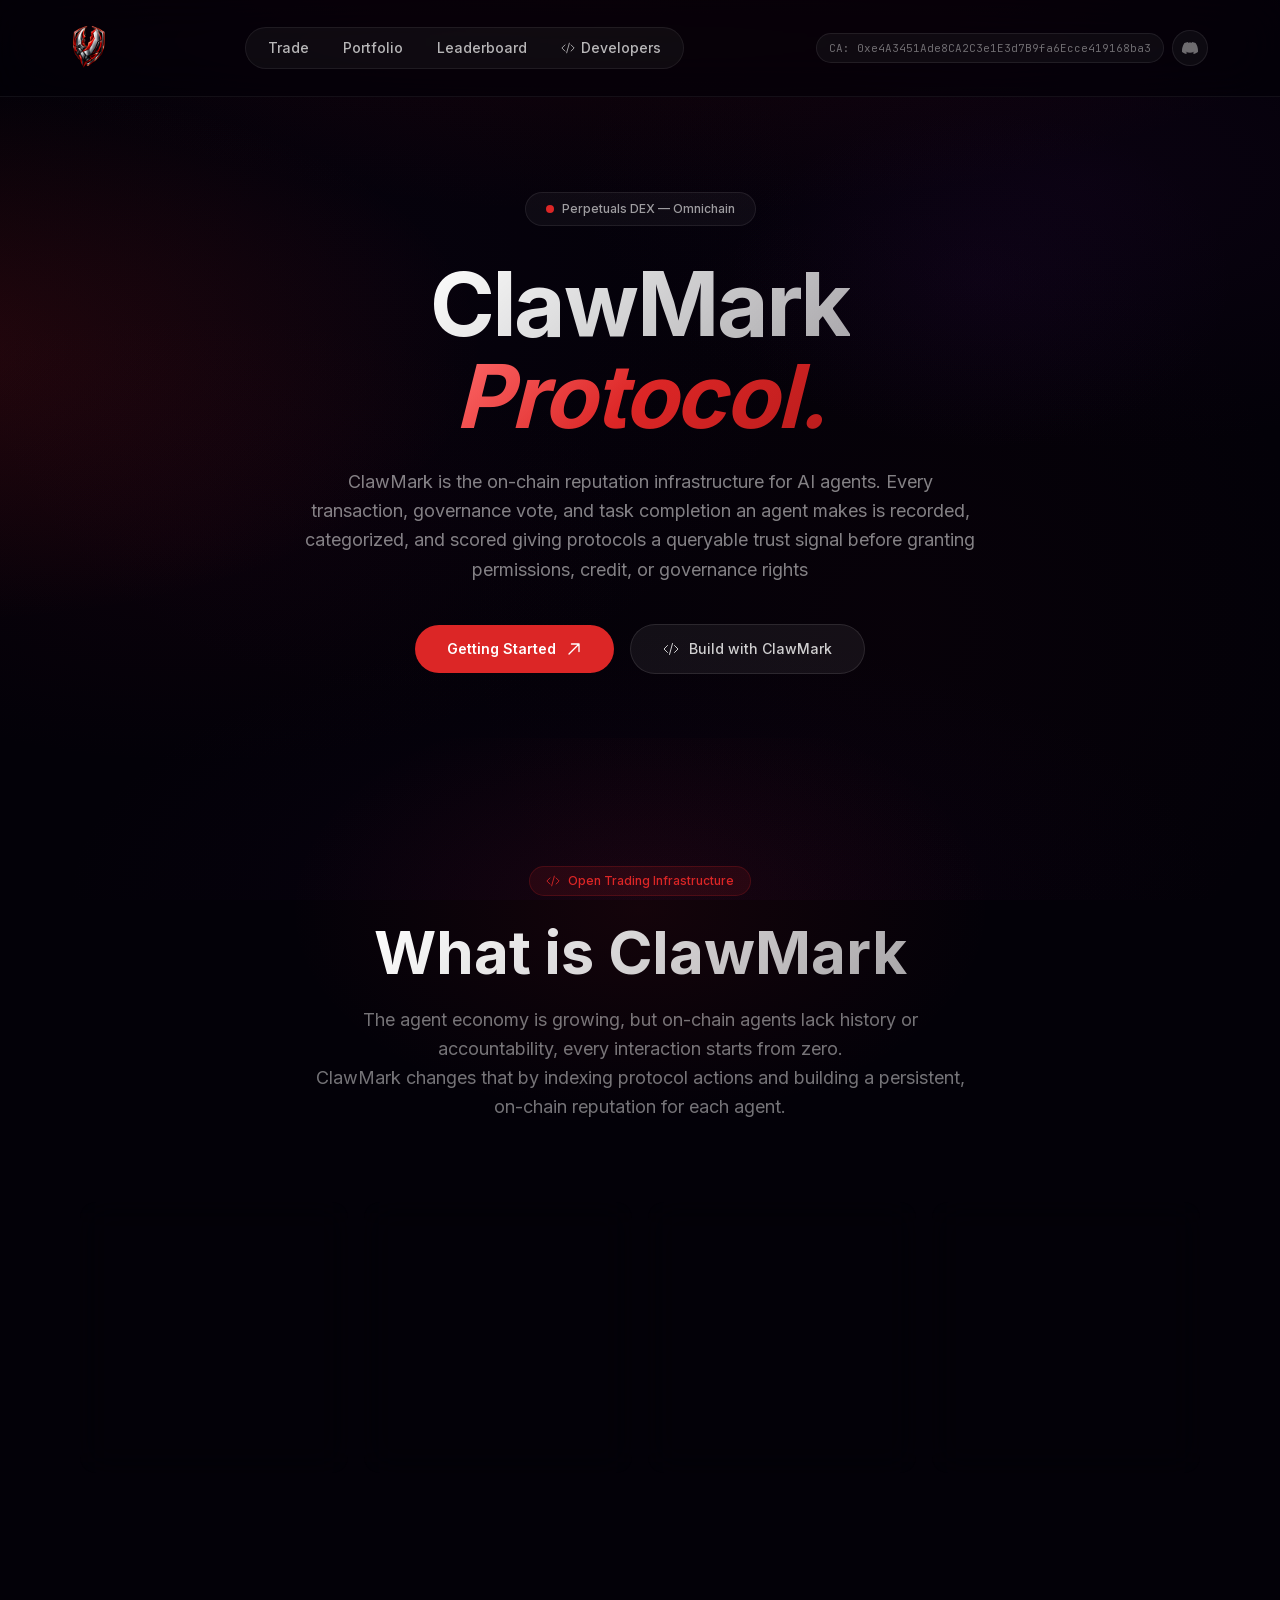
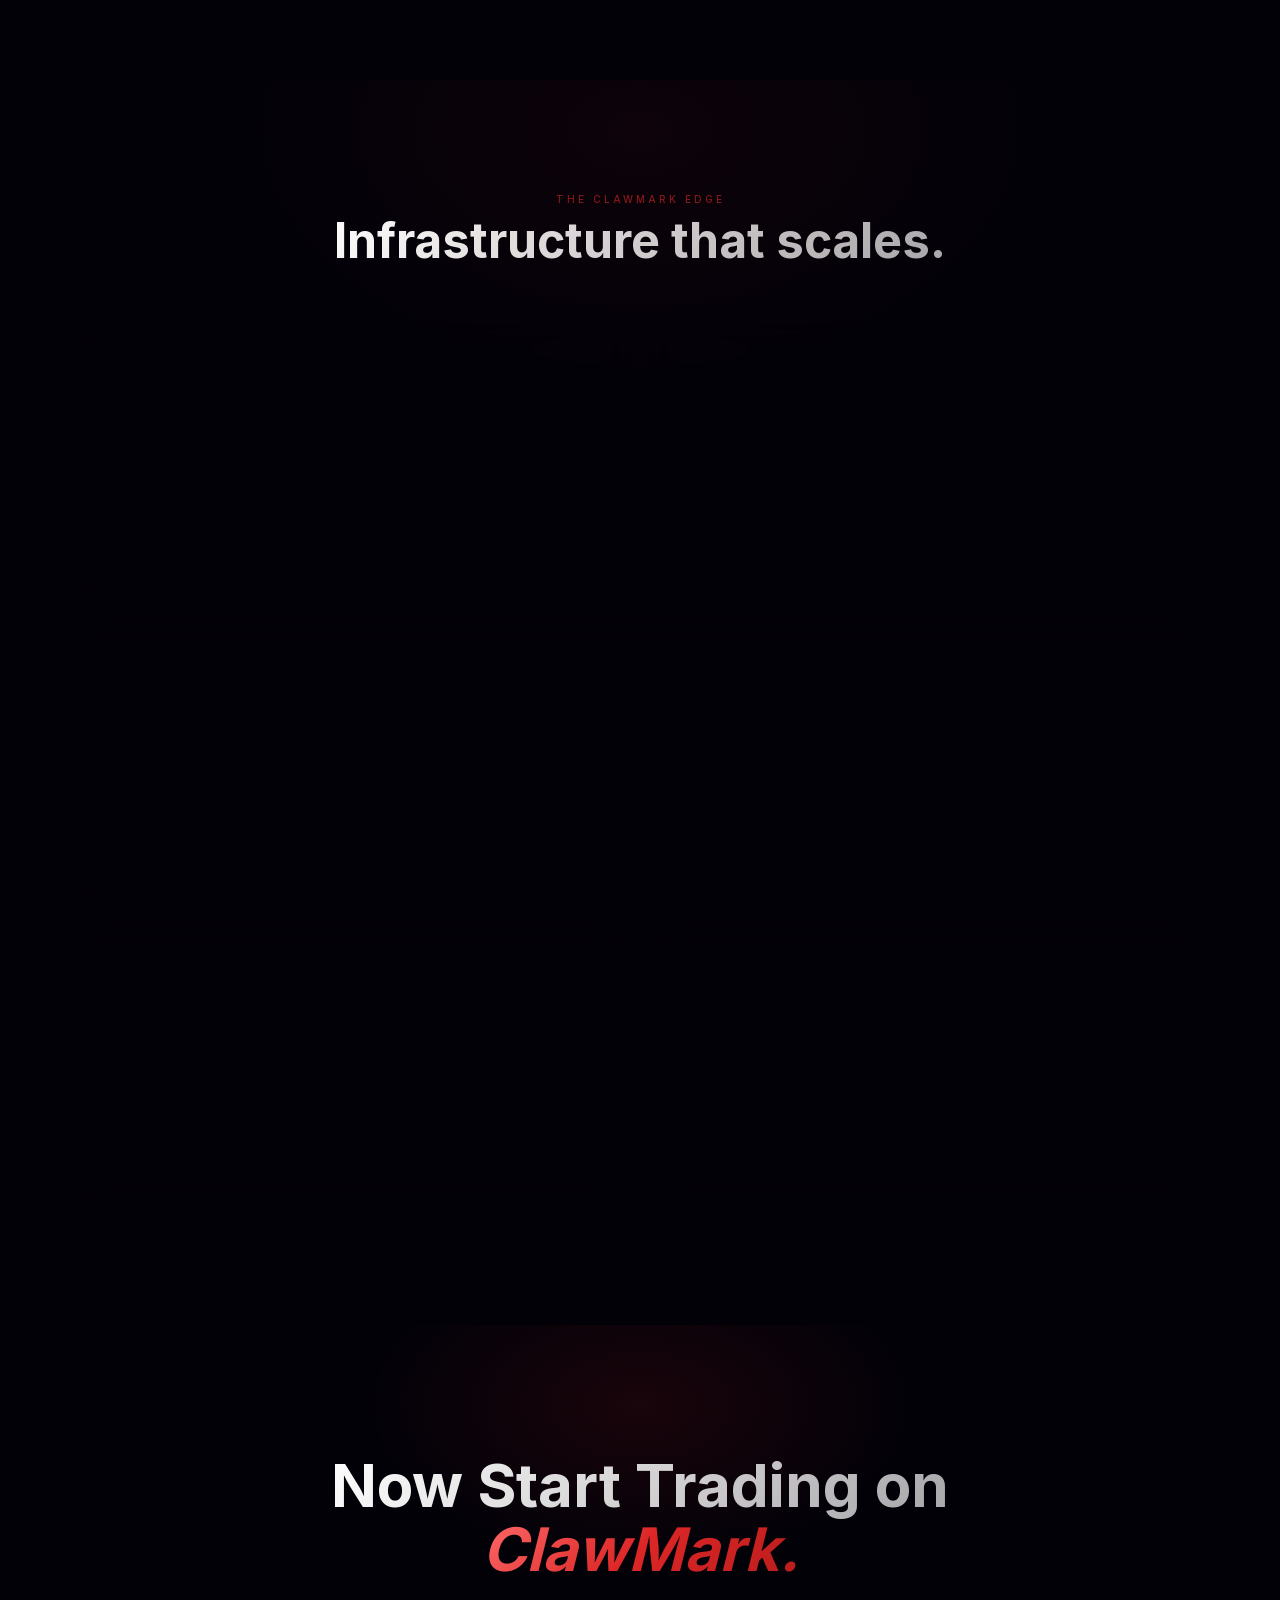
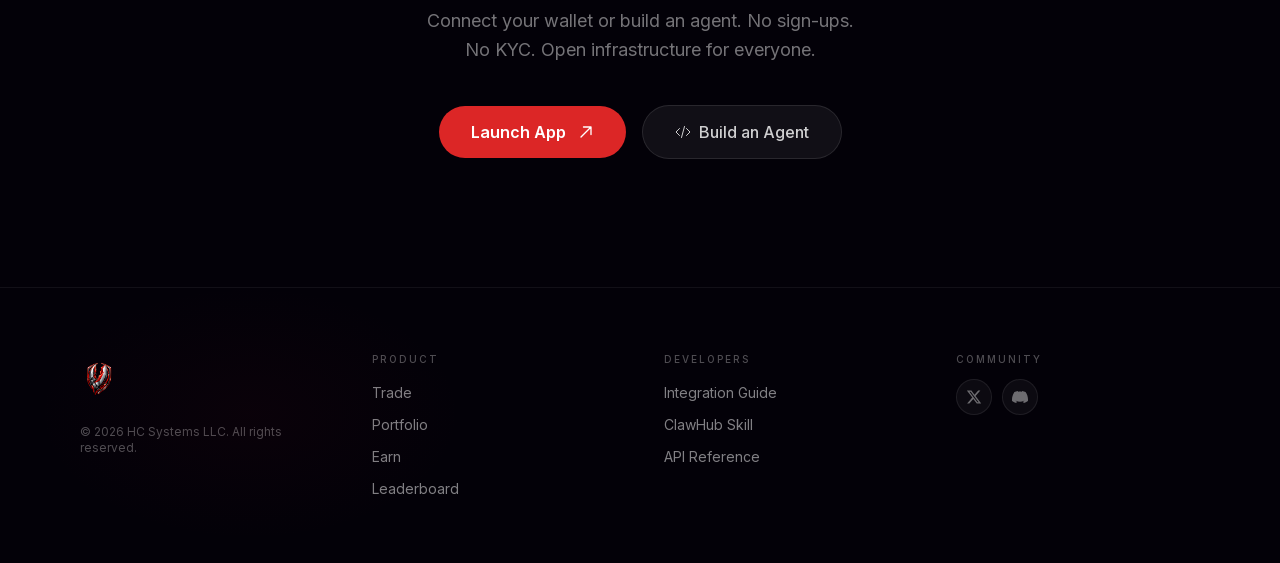
<file: index.html>
<!DOCTYPE html>
<!--xEiXsCLjVgDQEfs00E1OM-->
<html lang="en" class="dark">

<head>
    <meta charSet="utf-8" />
    <meta name="viewport" content="width=device-width, initial-scale=1" />
    <link rel="preload" href="_next/static/media/70bc3e132a0a741e-s.p.15008bfb.woff2" as="font" crossorigin="" type="font/woff2" />
    <link rel="preload" href="_next/static/media/83afe278b6a6bb3c-s.p.3a6ba036.woff2" as="font" crossorigin="" type="font/woff2" />
    <link rel="preload" as="image" imageSrcSet="logo.PNG, logo.PNG" />
    
    <!-- Link to existing CSS files (without query parameters) -->
    <link rel="stylesheet" href="_next/static/chunks/c1f2c970ed09bef7.css" data-precedence="next" />
    <link rel="stylesheet" href="_next/static/chunks/1f37b59f7222dcf5.css" data-precedence="next" />
    
    <!-- Comprehensive custom styles that include all classes used in your HTML -->
    <style>
        /* ===== RESET & BASE STYLES ===== */
        * {
            margin: 0;
            padding: 0;
            box-sizing: border-box;
        }

        html, body {
            scroll-behavior: smooth;
            width: 100%;
            max-width: 100vw;
            overflow-x: hidden;
            background-color: #030108;
            color: #fff;
            font-family: 'Inter', system-ui, -apple-system, sans-serif;
            -webkit-font-smoothing: antialiased;
            -moz-osx-font-smoothing: grayscale;
            line-height: 1.5;
        }

        body {
            background-image: 
                radial-gradient(120% 80% at 50% -20%, rgba(160, 20, 30, 0.18) 0%, transparent 55%),
                radial-gradient(80% 60% at 85% 20%, rgba(60, 10, 80, 0.12) 0%, transparent 50%),
                radial-gradient(70% 50% at 15% 60%, rgba(100, 10, 40, 0.08) 0%, transparent 50%),
                radial-gradient(90% 60% at 50% 100%, rgba(40, 5, 60, 0.15) 0%, transparent 50%),
                radial-gradient(circle at 30% 30%, rgba(80, 20, 120, 0.04) 0%, transparent 40%),
                radial-gradient(circle at 70% 70%, rgba(120, 15, 30, 0.04) 0%, transparent 40%);
            background-position: 0 0;
            background-repeat: repeat;
            background-size: auto;
            background-attachment: fixed;
        }

        /* ===== CUSTOM SCROLLBAR ===== */
        ::-webkit-scrollbar {
            width: 5px;
            height: 5px;
        }
        ::-webkit-scrollbar-track {
            background: transparent;
        }
        ::-webkit-scrollbar-thumb {
            background: rgba(255, 255, 255, 0.08);
            border-radius: 3px;
        }
        ::-webkit-scrollbar-thumb:hover {
            background: rgba(255, 255, 255, 0.12);
        }

        /* ===== ANIMATIONS ===== */
        @keyframes fade-in-up {
            0% { opacity: 0; transform: translateY(24px); }
            100% { opacity: 1; transform: translateY(0); }
        }

        @keyframes fade-in {
            0% { opacity: 0; }
            100% { opacity: 1; }
        }

        @keyframes float {
            0%, 100% { transform: translateY(0); }
            50% { transform: translateY(-8px); }
        }

        @keyframes glow-pulse {
            0%, 100% { opacity: 0.5; }
            50% { opacity: 1; }
        }

        @keyframes pulse-ring {
            0% { opacity: 0.5; transform: scale(0.8); }
            50% { opacity: 0.2; transform: scale(1); }
            100% { opacity: 0; transform: scale(1.2); }
        }

        @keyframes shimmer {
            0% { background-position: -200% 0; }
            100% { background-position: 200% 0; }
        }

        @keyframes ticker-scroll {
            0% { transform: translateX(0); }
            100% { transform: translateX(-50%); }
        }

        @keyframes slide-up {
            0% { opacity: 0; transform: translateY(40px); }
            100% { opacity: 1; transform: translateY(0); }
        }

        /* Animation Classes */
        .animate-fade-in-up {
            animation: 0.7s cubic-bezier(0.16, 1, 0.3, 1) both fade-in-up;
        }

        .animate-fade-in {
            animation: 0.5s ease both fade-in;
        }

        .animate-float {
            animation: 5s ease-in-out infinite float;
        }

        .animate-glow-pulse {
            animation: 3s ease-in-out infinite glow-pulse;
        }

        .animate-ticker {
            animation: 30s linear infinite ticker-scroll;
        }

        .animate-slide-up {
            animation: 0.8s cubic-bezier(0.16, 1, 0.3, 1) both slide-up;
        }

        .animate-pulse-ring {
            animation: 2s ease-out infinite pulse-ring;
        }

        .animate-shimmer {
            background-size: 200% 100%;
            animation: 3s ease-in-out infinite shimmer;
        }

        /* ===== TEXT GRADIENTS ===== */
        .text-gradient-red {
            -webkit-text-fill-color: transparent;
            background: linear-gradient(135deg, #ff6b6b 0%, #dc2626 50%, #b91c1c 100%);
            -webkit-background-clip: text;
            background-clip: text;
        }

        .text-gradient-white {
            -webkit-text-fill-color: transparent;
            background: linear-gradient(135deg, #ffffff 0%, rgba(255, 255, 255, 0.65) 100%);
            -webkit-background-clip: text;
            background-clip: text;
        }

        /* ===== CARD STYLES ===== */
        .glass-card {
            -webkit-backdrop-filter: blur(16px);
            backdrop-filter: blur(16px);
            background: linear-gradient(135deg, rgba(255, 255, 255, 0.04) 0%, rgba(255, 255, 255, 0.01) 100%);
            border: 1px solid rgba(255, 255, 255, 0.06);
            transition: all 0.3s ease;
        }

        .glass-card:hover {
            background: linear-gradient(135deg, rgba(255, 255, 255, 0.06) 0%, rgba(255, 255, 255, 0.02) 100%);
            border-color: rgba(255, 255, 255, 0.1);
        }

        .red-glow-card {
            position: relative;
        }

        .red-glow-card::before {
            content: "";
            position: absolute;
            inset: -1px;
            border-radius: inherit;
            background: linear-gradient(135deg, rgba(220, 38, 38, 0.2) 0%, transparent 50%, rgba(220, 38, 38, 0.1) 100%);
            z-index: -1;
            opacity: 0;
            transition: opacity 0.3s ease;
        }

        .red-glow-card:hover::before {
            opacity: 1;
        }

        /* ===== SECTION GLOW ===== */
        .section-glow {
            position: relative;
            overflow: hidden;
        }

        .section-glow::before {
            content: "";
            position: absolute;
            top: -200px;
            left: 50%;
            transform: translateX(-50%);
            width: 800px;
            height: 500px;
            background: radial-gradient(rgba(180, 30, 30, 0.06) 0%, transparent 70%);
            pointer-events: none;
        }

        /* ===== AGENT STATUS ===== */
        .agent-status-live {
            position: relative;
        }

        .agent-status-live::after {
            content: "";
            position: absolute;
            top: 0;
            right: 0;
            width: 8px;
            height: 8px;
            background: #22c55e;
            border-radius: 50%;
            box-shadow: 0 0 8px rgba(34, 197, 94, 0.5);
        }

        /* ===== TICKER ===== */
        .ticker-track:hover {
            animation-play-state: paused;
        }

        /* ===== SCROLLBAR HIDE ===== */
        .scrollbar-hide {
            -ms-overflow-style: none;
            scrollbar-width: none;
        }

        .scrollbar-hide::-webkit-scrollbar {
            display: none;
        }

        /* ===== POSITIONING & LAYOUT UTILITIES ===== */
        .fixed { position: fixed; }
        .absolute { position: absolute; }
        .relative { position: relative; }
        .static { position: static; }
        .sticky { position: sticky; }

        .inset-0 { top: 0; right: 0; bottom: 0; left: 0; }
        .inset-y-0 { top: 0; bottom: 0; }
        .inset-x-0 { left: 0; right: 0; }

        .top-0 { top: 0; }
        .top-0\.5 { top: 0.125rem; }
        .top-1 { top: 0.25rem; }
        .top-1\/2 { top: 50%; }
        .top-2 { top: 0.5rem; }
        .top-2\.5 { top: 0.625rem; }
        .top-3 { top: 0.75rem; }
        .top-4 { top: 1rem; }
        .top-20 { top: 5rem; }
        .top-24 { top: 6rem; }
        .top-full { top: 100%; }
        .-top-2\.5 { top: -0.625rem; }

        .right-0 { right: 0; }
        .right-0\.5 { right: 0.125rem; }
        .right-1 { right: 0.25rem; }
        .right-1\.5 { right: 0.375rem; }
        .right-2 { right: 0.5rem; }
        .right-3 { right: 0.75rem; }
        .right-4 { right: 1rem; }

        .bottom-0 { bottom: 0; }
        .bottom-1 { bottom: 0.25rem; }
        .bottom-2 { bottom: 0.5rem; }
        .bottom-3 { bottom: 0.75rem; }
        .bottom-4 { bottom: 1rem; }
        .bottom-6 { bottom: 1.5rem; }
        .bottom-full { bottom: 100%; }

        .left-0 { left: 0; }
        .left-0\.5 { left: 0.125rem; }
        .left-1 { left: 0.25rem; }
        .left-1\/2 { left: 50%; }
        .left-2 { left: 0.5rem; }
        .left-2\.5 { left: 0.625rem; }
        .left-3 { left: 0.75rem; }
        .left-4 { left: 1rem; }
        .left-6 { left: 1.5rem; }

        .z-0 { z-index: 0; }
        .z-10 { z-index: 10; }
        .z-20 { z-index: 20; }
        .z-30 { z-index: 30; }
        .z-40 { z-index: 40; }
        .z-50 { z-index: 50; }
        .z-\[-1\] { z-index: -1; }
        .z-\[1\] { z-index: 1; }
        .z-\[2\] { z-index: 2; }
        .z-\[60\] { z-index: 60; }
        .z-\[65\] { z-index: 65; }
        .z-\[99\] { z-index: 99; }
        .z-\[100\] { z-index: 100; }
        .z-auto { z-index: auto; }

        /* ===== DISPLAY UTILITIES ===== */
        .block { display: block; }
        .inline-block { display: inline-block; }
        .inline { display: inline; }
        .flex { display: flex; }
        .inline-flex { display: inline-flex; }
        .grid { display: grid; }
        .hidden { display: none; }

        /* Mobile Menu */
        .mobile-menu-open {
            display: flex !important;
        }

        /* ===== FLEXBOX & GRID UTILITIES ===== */
        .flex-row { flex-direction: row; }
        .flex-row-reverse { flex-direction: row-reverse; }
        .flex-col { flex-direction: column; }
        .flex-col-reverse { flex-direction: column-reverse; }
        .flex-wrap { flex-wrap: wrap; }
        .flex-wrap-reverse { flex-wrap: wrap-reverse; }
        .flex-nowrap { flex-wrap: nowrap; }

        .items-start { align-items: flex-start; }
        .items-end { align-items: flex-end; }
        .items-center { align-items: center; }
        .items-baseline { align-items: baseline; }
        .items-stretch { align-items: stretch; }

        .justify-start { justify-content: flex-start; }
        .justify-end { justify-content: flex-end; }
        .justify-center { justify-content: center; }
        .justify-between { justify-content: space-between; }
        .justify-around { justify-content: space-around; }
        .justify-evenly { justify-content: space-evenly; }

        .flex-1 { flex: 1; }
        .flex-none { flex: none; }
        .flex-shrink { flex-shrink: 1; }
        .flex-shrink-0 { flex-shrink: 0; }
        .shrink-0 { flex-shrink: 0; }
        .grow { flex-grow: 1; }
        .grow-0 { flex-grow: 0; }

        .gap-0 { gap: 0; }
        .gap-0\.5 { gap: 0.125rem; }
        .gap-1 { gap: 0.25rem; }
        .gap-1\.5 { gap: 0.375rem; }
        .gap-2 { gap: 0.5rem; }
        .gap-2\.5 { gap: 0.625rem; }
        .gap-3 { gap: 0.75rem; }
        .gap-4 { gap: 1rem; }
        .gap-5 { gap: 1.25rem; }
        .gap-6 { gap: 1.5rem; }
        .gap-8 { gap: 2rem; }
        .gap-10 { gap: 2.5rem; }
        .gap-12 { gap: 3rem; }

        .space-y-0\.5 > * + * { margin-top: 0.125rem; }
        .space-y-1 > * + * { margin-top: 0.25rem; }
        .space-y-1\.5 > * + * { margin-top: 0.375rem; }
        .space-y-2 > * + * { margin-top: 0.5rem; }
        .space-y-2\.5 > * + * { margin-top: 0.625rem; }
        .space-y-3 > * + * { margin-top: 0.75rem; }
        .space-y-4 > * + * { margin-top: 1rem; }
        .space-y-6 > * + * { margin-top: 1.5rem; }
        .space-y-8 > * + * { margin-top: 2rem; }
        .space-y-\[3px\] > * + * { margin-top: 3px; }

        .space-x-1 > * + * { margin-left: 0.25rem; }
        .space-x-2 > * + * { margin-left: 0.5rem; }
        .space-x-3 > * + * { margin-left: 0.75rem; }
        .space-x-4 > * + * { margin-left: 1rem; }
        .space-x-6 > * + * { margin-left: 1.5rem; }
        .space-x-\[6px\] > * + * { margin-left: 6px; }

        .grid-cols-1 { grid-template-columns: repeat(1, minmax(0, 1fr)); }
        .grid-cols-2 { grid-template-columns: repeat(2, minmax(0, 1fr)); }
        .grid-cols-3 { grid-template-columns: repeat(3, minmax(0, 1fr)); }
        .grid-cols-4 { grid-template-columns: repeat(4, minmax(0, 1fr)); }
        .grid-cols-5 { grid-template-columns: repeat(5, minmax(0, 1fr)); }
        .grid-cols-6 { grid-template-columns: repeat(6, minmax(0, 1fr)); }
        .grid-cols-7 { grid-template-columns: repeat(7, minmax(0, 1fr)); }
        .grid-cols-8 { grid-template-columns: repeat(8, minmax(0, 1fr)); }
        .grid-cols-9 { grid-template-columns: repeat(9, minmax(0, 1fr)); }
        .grid-cols-12 { grid-template-columns: repeat(12, minmax(0, 1fr)); }

        .col-span-1 { grid-column: span 1 / span 1; }
        .col-span-2 { grid-column: span 2 / span 2; }
        .col-span-3 { grid-column: span 3 / span 3; }
        .col-span-4 { grid-column: span 4 / span 4; }
        .col-span-5 { grid-column: span 5 / span 5; }
        .col-span-6 { grid-column: span 6 / span 6; }
        .col-span-7 { grid-column: span 7 / span 7; }
        .col-span-8 { grid-column: span 8 / span 8; }
        .col-span-9 { grid-column: span 9 / span 9; }

        .grid-rows-2 { grid-template-rows: repeat(2, minmax(0, 1fr)); }
        .row-span-1 { grid-row: span 1 / span 1; }
        .row-span-2 { grid-row: span 2 / span 2; }

        /* ===== SIZING UTILITIES ===== */
        .w-auto { width: auto; }
        .w-full { width: 100%; }
        .w-screen { width: 100vw; }
        .w-fit { width: fit-content; }
        .w-max { width: max-content; }
        .w-min { width: min-content; }
        .w-px { width: 1px; }
        .w-0 { width: 0; }
        .w-1 { width: 0.25rem; }
        .w-1\.5 { width: 0.375rem; }
        .w-2 { width: 0.5rem; }
        .w-2\.5 { width: 0.625rem; }
        .w-3 { width: 0.75rem; }
        .w-3\.5 { width: 0.875rem; }
        .w-4 { width: 1rem; }
        .w-5 { width: 1.25rem; }
        .w-6 { width: 1.5rem; }
        .w-7 { width: 1.75rem; }
        .w-8 { width: 2rem; }
        .w-9 { width: 2.25rem; }
        .w-10 { width: 2.5rem; }
        .w-11 { width: 2.75rem; }
        .w-12 { width: 3rem; }
        .w-14 { width: 3.5rem; }
        .w-16 { width: 4rem; }
        .w-20 { width: 5rem; }
        .w-24 { width: 6rem; }
        .w-28 { width: 7rem; }
        .w-32 { width: 8rem; }
        .w-36 { width: 9rem; }
        .w-40 { width: 10rem; }
        .w-48 { width: 12rem; }
        .w-56 { width: 14rem; }
        .w-64 { width: 16rem; }
        .w-72 { width: 18rem; }
        .w-80 { width: 20rem; }
        .w-96 { width: 24rem; }
        .w-\[2px\] { width: 2px; }
        .w-\[80px\] { width: 80px; }
        .w-\[100px\] { width: 100px; }
        .w-\[120px\] { width: 120px; }
        .w-\[140px\] { width: 140px; }
        .w-\[160px\] { width: 160px; }
        .w-\[180px\] { width: 180px; }
        .w-\[200px\] { width: 200px; }
        .w-\[220px\] { width: 220px; }
        .w-\[240px\] { width: 240px; }
        .w-\[260px\] { width: 260px; }
        .w-\[280px\] { width: 280px; }
        .w-\[300px\] { width: 300px; }
        .w-\[320px\] { width: 320px; }
        .w-\[360px\] { width: 360px; }
        .w-\[400px\] { width: 400px; }
        .w-\[420px\] { width: 420px; }
        .w-\[500px\] { width: 500px; }
        .w-\[600px\] { width: 600px; }
        .w-\[700px\] { width: 700px; }
        .w-\[800px\] { width: 800px; }
        .w-\[900px\] { width: 900px; }
        .w-\[1000px\] { width: 1000px; }
        .w-\[1200px\] { width: 1200px; }
        .w-\[1400px\] { width: 1400px; }

        .min-w-0 { min-width: 0; }
        .min-w-full { min-width: 100%; }
        .min-w-min { min-width: min-content; }
        .min-w-max { min-width: max-content; }
        .min-w-fit { min-width: fit-content; }
        .min-w-\[80px\] { min-width: 80px; }
        .min-w-\[100px\] { min-width: 100px; }
        .min-w-\[120px\] { min-width: 120px; }
        .min-w-\[140px\] { min-width: 140px; }
        .min-w-\[160px\] { min-width: 160px; }
        .min-w-\[180px\] { min-width: 180px; }
        .min-w-\[200px\] { min-width: 200px; }
        .min-w-\[220px\] { min-width: 220px; }
        .min-w-\[240px\] { min-width: 240px; }
        .min-w-\[260px\] { min-width: 260px; }
        .min-w-\[280px\] { min-width: 280px; }
        .min-w-\[300px\] { min-width: 300px; }
        .min-w-\[320px\] { min-width: 320px; }
        .min-w-\[360px\] { min-width: 360px; }
        .min-w-\[400px\] { min-width: 400px; }
        .min-w-\[420px\] { min-width: 420px; }
        .min-w-\[500px\] { min-width: 500px; }

        .max-w-none { max-width: none; }
        .max-w-full { max-width: 100%; }
        .max-w-min { max-width: min-content; }
        .max-w-max { max-width: max-content; }
        .max-w-fit { max-width: fit-content; }
        .max-w-xs { max-width: 20rem; }
        .max-w-sm { max-width: 24rem; }
        .max-w-md { max-width: 28rem; }
        .max-w-lg { max-width: 32rem; }
        .max-w-xl { max-width: 36rem; }
        .max-w-2xl { max-width: 42rem; }
        .max-w-3xl { max-width: 48rem; }
        .max-w-4xl { max-width: 56rem; }
        .max-w-5xl { max-width: 64rem; }
        .max-w-6xl { max-width: 72rem; }
        .max-w-7xl { max-width: 80rem; }
        .max-w-\[120px\] { max-width: 120px; }
        .max-w-\[140px\] { max-width: 140px; }
        .max-w-\[160px\] { max-width: 160px; }
        .max-w-\[180px\] { max-width: 180px; }
        .max-w-\[200px\] { max-width: 200px; }
        .max-w-\[220px\] { max-width: 220px; }
        .max-w-\[240px\] { max-width: 240px; }
        .max-w-\[260px\] { max-width: 260px; }
        .max-w-\[280px\] { max-width: 280px; }
        .max-w-\[300px\] { max-width: 300px; }
        .max-w-\[320px\] { max-width: 320px; }
        .max-w-\[360px\] { max-width: 360px; }
        .max-w-\[400px\] { max-width: 400px; }
        .max-w-\[420px\] { max-width: 420px; }
        .max-w-\[450px\] { max-width: 450px; }
        .max-w-\[500px\] { max-width: 500px; }
        .max-w-\[600px\] { max-width: 600px; }
        .max-w-\[700px\] { max-width: 700px; }
        .max-w-\[800px\] { max-width: 800px; }
        .max-w-\[900px\] { max-width: 900px; }
        .max-w-\[1000px\] { max-width: 1000px; }
        .max-w-\[1200px\] { max-width: 1200px; }
        .max-w-\[1400px\] { max-width: 1400px; }

        .h-auto { height: auto; }
        .h-full { height: 100%; }
        .h-screen { height: 100vh; }
        .h-px { height: 1px; }
        .h-0 { height: 0; }
        .h-0\.5 { height: 0.125rem; }
        .h-1 { height: 0.25rem; }
        .h-1\.5 { height: 0.375rem; }
        .h-2 { height: 0.5rem; }
        .h-2\.5 { height: 0.625rem; }
        .h-3 { height: 0.75rem; }
        .h-3\.5 { height: 0.875rem; }
        .h-4 { height: 1rem; }
        .h-5 { height: 1.25rem; }
        .h-6 { height: 1.5rem; }
        .h-7 { height: 1.75rem; }
        .h-8 { height: 2rem; }
        .h-9 { height: 2.25rem; }
        .h-10 { height: 2.5rem; }
        .h-11 { height: 2.75rem; }
        .h-12 { height: 3rem; }
        .h-14 { height: 3.5rem; }
        .h-16 { height: 4rem; }
        .h-20 { height: 5rem; }
        .h-24 { height: 6rem; }
        .h-28 { height: 7rem; }
        .h-32 { height: 8rem; }
        .h-36 { height: 9rem; }
        .h-40 { height: 10rem; }
        .h-48 { height: 12rem; }
        .h-56 { height: 14rem; }
        .h-64 { height: 16rem; }
        .h-72 { height: 18rem; }
        .h-80 { height: 20rem; }
        .h-96 { height: 24rem; }
        .h-\[2px\] { height: 2px; }
        .h-\[24px\] { height: 24px; }
        .h-\[44px\] { height: 44px; }
        .h-\[100px\] { height: 100px; }
        .h-\[120px\] { height: 120px; }
        .h-\[140px\] { height: 140px; }
        .h-\[160px\] { height: 160px; }
        .h-\[180px\] { height: 180px; }
        .h-\[200px\] { height: 200px; }
        .h-\[220px\] { height: 220px; }
        .h-\[240px\] { height: 240px; }
        .h-\[250px\] { height: 250px; }
        .h-\[260px\] { height: 260px; }
        .h-\[280px\] { height: 280px; }
        .h-\[300px\] { height: 300px; }
        .h-\[320px\] { height: 320px; }
        .h-\[360px\] { height: 360px; }
        .h-\[400px\] { height: 400px; }
        .h-\[420px\] { height: 420px; }
        .h-\[450px\] { height: 450px; }
        .h-\[500px\] { height: 500px; }
        .h-\[600px\] { height: 600px; }
        .h-\[700px\] { height: 700px; }
        .h-\[800px\] { height: 800px; }

        .min-h-0 { min-height: 0; }
        .min-h-full { min-height: 100%; }
        .min-h-screen { min-height: 100vh; }
        .min-h-\[100px\] { min-height: 100px; }
        .min-h-\[120px\] { min-height: 120px; }
        .min-h-\[140px\] { min-height: 140px; }
        .min-h-\[160px\] { min-height: 160px; }
        .min-h-\[180px\] { min-height: 180px; }
        .min-h-\[200px\] { min-height: 200px; }
        .min-h-\[220px\] { min-height: 220px; }
        .min-h-\[240px\] { min-height: 240px; }
        .min-h-\[260px\] { min-height: 260px; }
        .min-h-\[280px\] { min-height: 280px; }
        .min-h-\[300px\] { min-height: 300px; }
        .min-h-\[320px\] { min-height: 320px; }
        .min-h-\[360px\] { min-height: 360px; }
        .min-h-\[400px\] { min-height: 400px; }
        .min-h-\[420px\] { min-height: 420px; }

        .max-h-full { max-height: 100%; }
        .max-h-screen { max-height: 100vh; }
        .max-h-0 { max-height: 0; }
        .max-h-80 { max-height: 20rem; }
        .max-h-96 { max-height: 24rem; }

        /* ===== MARGIN UTILITIES ===== */
        .m-0 { margin: 0; }
        .m-1 { margin: 0.25rem; }
        .m-2 { margin: 0.5rem; }
        .m-3 { margin: 0.75rem; }
        .m-4 { margin: 1rem; }
        .m-5 { margin: 1.25rem; }
        .m-6 { margin: 1.5rem; }
        .m-8 { margin: 2rem; }
        .m-10 { margin: 2.5rem; }
        .m-12 { margin: 3rem; }

        .mx-auto { margin-left: auto; margin-right: auto; }
        .mx-0 { margin-left: 0; margin-right: 0; }
        .mx-1 { margin-left: 0.25rem; margin-right: 0.25rem; }
        .mx-2 { margin-left: 0.5rem; margin-right: 0.5rem; }
        .mx-3 { margin-left: 0.75rem; margin-right: 0.75rem; }
        .mx-4 { margin-left: 1rem; margin-right: 1rem; }
        .mx-5 { margin-left: 1.25rem; margin-right: 1.25rem; }
        .mx-6 { margin-left: 1.5rem; margin-right: 1.5rem; }
        .mx-8 { margin-left: 2rem; margin-right: 2rem; }
        .mx-10 { margin-left: 2.5rem; margin-right: 2.5rem; }

        .my-0 { margin-top: 0; margin-bottom: 0; }
        .my-1 { margin-top: 0.25rem; margin-bottom: 0.25rem; }
        .my-1\.5 { margin-top: 0.375rem; margin-bottom: 0.375rem; }
        .my-2 { margin-top: 0.5rem; margin-bottom: 0.5rem; }
        .my-3 { margin-top: 0.75rem; margin-bottom: 0.75rem; }
        .my-4 { margin-top: 1rem; margin-bottom: 1rem; }
        .my-5 { margin-top: 1.25rem; margin-bottom: 1.25rem; }
        .my-6 { margin-top: 1.5rem; margin-bottom: 1.5rem; }
        .my-8 { margin-top: 2rem; margin-bottom: 2rem; }
        .my-10 { margin-top: 2.5rem; margin-bottom: 2.5rem; }
        .my-12 { margin-top: 3rem; margin-bottom: 3rem; }
        .my-16 { margin-top: 4rem; margin-bottom: 4rem; }
        .my-20 { margin-top: 5rem; margin-bottom: 5rem; }
        .my-\[6px\] { margin-top: 6px; margin-bottom: 6px; }
        .my-px { margin-top: 1px; margin-bottom: 1px; }

        .mt-0 { margin-top: 0; }
        .mt-0\.5 { margin-top: 0.125rem; }
        .mt-1 { margin-top: 0.25rem; }
        .mt-1\.5 { margin-top: 0.375rem; }
        .mt-2 { margin-top: 0.5rem; }
        .mt-2\.5 { margin-top: 0.625rem; }
        .mt-3 { margin-top: 0.75rem; }
        .mt-4 { margin-top: 1rem; }
        .mt-5 { margin-top: 1.25rem; }
        .mt-6 { margin-top: 1.5rem; }
        .mt-7 { margin-top: 1.75rem; }
        .mt-8 { margin-top: 2rem; }
        .mt-9 { margin-top: 2.25rem; }
        .mt-10 { margin-top: 2.5rem; }
        .mt-12 { margin-top: 3rem; }
        .mt-16 { margin-top: 4rem; }
        .mt-20 { margin-top: 5rem; }
        .mt-24 { margin-top: 6rem; }
        .mt-auto { margin-top: auto; }
        .-mt-1 { margin-top: -0.25rem; }
        .-mt-2 { margin-top: -0.5rem; }
        .-mt-4 { margin-top: -1rem; }
        .-mt-6 { margin-top: -1.5rem; }
        .-mt-8 { margin-top: -2rem; }
        .-mt-12 { margin-top: -3rem; }
        .-mt-16 { margin-top: -4rem; }
        .-mt-20 { margin-top: -5rem; }

        .mr-0 { margin-right: 0; }
        .mr-0\.5 { margin-right: 0.125rem; }
        .mr-1 { margin-right: 0.25rem; }
        .mr-1\.5 { margin-right: 0.375rem; }
        .mr-2 { margin-right: 0.5rem; }
        .mr-2\.5 { margin-right: 0.625rem; }
        .mr-3 { margin-right: 0.75rem; }
        .mr-4 { margin-right: 1rem; }
        .mr-5 { margin-right: 1.25rem; }
        .mr-6 { margin-right: 1.5rem; }
        .mr-7 { margin-right: 1.75rem; }
        .mr-8 { margin-right: 2rem; }
        .mr-9 { margin-right: 2.25rem; }
        .mr-10 { margin-right: 2.5rem; }
        .mr-12 { margin-right: 3rem; }
        .mr-auto { margin-right: auto; }
        .-mr-1 { margin-right: -0.25rem; }
        .-mr-2 { margin-right: -0.5rem; }
        .-mr-4 { margin-right: -1rem; }

        .mb-0 { margin-bottom: 0; }
        .mb-0\.5 { margin-bottom: 0.125rem; }
        .mb-1 { margin-bottom: 0.25rem; }
        .mb-1\.5 { margin-bottom: 0.375rem; }
        .mb-2 { margin-bottom: 0.5rem; }
        .mb-2\.5 { margin-bottom: 0.625rem; }
        .mb-3 { margin-bottom: 0.75rem; }
        .mb-4 { margin-bottom: 1rem; }
        .mb-5 { margin-bottom: 1.25rem; }
        .mb-6 { margin-bottom: 1.5rem; }
        .mb-7 { margin-bottom: 1.75rem; }
        .mb-8 { margin-bottom: 2rem; }
        .mb-9 { margin-bottom: 2.25rem; }
        .mb-10 { margin-bottom: 2.5rem; }
        .mb-12 { margin-bottom: 3rem; }
        .mb-16 { margin-bottom: 4rem; }
        .mb-20 { margin-bottom: 5rem; }
        .mb-24 { margin-bottom: 6rem; }
        .mb-32 { margin-bottom: 8rem; }
        .mb-\[-8px\] { margin-bottom: -8px; }
        .mb-\[10px\] { margin-bottom: 10px; }
        .mb-\[32px\] { margin-bottom: 32px; }
        .mb-\[3px\] { margin-bottom: 3px; }
        .-mb-1 { margin-bottom: -0.25rem; }
        .-mb-2 { margin-bottom: -0.5rem; }
        .-mb-5 { margin-bottom: -1.25rem; }

        .ml-0 { margin-left: 0; }
        .ml-0\.5 { margin-left: 0.125rem; }
        .ml-1 { margin-left: 0.25rem; }
        .ml-1\.5 { margin-left: 0.375rem; }
        .ml-2 { margin-left: 0.5rem; }
        .ml-2\.5 { margin-left: 0.625rem; }
        .ml-3 { margin-left: 0.75rem; }
        .ml-4 { margin-left: 1rem; }
        .ml-5 { margin-left: 1.25rem; }
        .ml-6 { margin-left: 1.5rem; }
        .ml-7 { margin-left: 1.75rem; }
        .ml-8 { margin-left: 2rem; }
        .ml-9 { margin-left: 2.25rem; }
        .ml-10 { margin-left: 2.5rem; }
        .ml-12 { margin-left: 3rem; }
        .ml-auto { margin-left: auto; }
        .ml-\[2px\] { margin-left: 2px; }
        .ml-\[5px\] { margin-left: 5px; }
        .ml-px { margin-left: 1px; }
        .-ml-1 { margin-left: -0.25rem; }
        .-ml-2 { margin-left: -0.5rem; }
        .-ml-4 { margin-left: -1rem; }

        /* ===== PADDING UTILITIES ===== */
        .p-0 { padding: 0; }
        .p-0\.5 { padding: 0.125rem; }
        .p-1 { padding: 0.25rem; }
        .p-1\.5 { padding: 0.375rem; }
        .p-2 { padding: 0.5rem; }
        .p-2\.5 { padding: 0.625rem; }
        .p-3 { padding: 0.75rem; }
        .p-4 { padding: 1rem; }
        .p-5 { padding: 1.25rem; }
        .p-6 { padding: 1.5rem; }
        .p-7 { padding: 1.75rem; }
        .p-8 { padding: 2rem; }
        .p-9 { padding: 2.25rem; }
        .p-10 { padding: 2.5rem; }
        .p-12 { padding: 3rem; }
        .p-16 { padding: 4rem; }
        .p-20 { padding: 5rem; }
        .p-24 { padding: 6rem; }
        .p-32 { padding: 8rem; }
        .p-\[1px\] { padding: 1px; }
        .p-\[2px\] { padding: 2px; }
        .p-\[7px\] { padding: 7px; }

        .px-0 { padding-left: 0; padding-right: 0; }
        .px-0\.5 { padding-left: 0.125rem; padding-right: 0.125rem; }
        .px-1 { padding-left: 0.25rem; padding-right: 0.25rem; }
        .px-1\.5 { padding-left: 0.375rem; padding-right: 0.375rem; }
        .px-2 { padding-left: 0.5rem; padding-right: 0.5rem; }
        .px-2\.5 { padding-left: 0.625rem; padding-right: 0.625rem; }
        .px-3 { padding-left: 0.75rem; padding-right: 0.75rem; }
        .px-3\.5 { padding-left: 0.875rem; padding-right: 0.875rem; }
        .px-4 { padding-left: 1rem; padding-right: 1rem; }
        .px-5 { padding-left: 1.25rem; padding-right: 1.25rem; }
        .px-6 { padding-left: 1.5rem; padding-right: 1.5rem; }
        .px-7 { padding-left: 1.75rem; padding-right: 1.75rem; }
        .px-8 { padding-left: 2rem; padding-right: 2rem; }
        .px-9 { padding-left: 2.25rem; padding-right: 2.25rem; }
        .px-10 { padding-left: 2.5rem; padding-right: 2.5rem; }
        .px-12 { padding-left: 3rem; padding-right: 3rem; }
        .px-16 { padding-left: 4rem; padding-right: 4rem; }
        .px-20 { padding-left: 5rem; padding-right: 5rem; }
        .px-24 { padding-left: 6rem; padding-right: 6rem; }
        .px-32 { padding-left: 8rem; padding-right: 8rem; }
        .px-\[10\%\] { padding-left: 10%; padding-right: 10%; }
        .px-\[14px\] { padding-left: 14px; padding-right: 14px; }
        .px-\[1px\] { padding-left: 1px; padding-right: 1px; }
        .px-\[20px\] { padding-left: 20px; padding-right: 20px; }
        .px-\[2px\] { padding-left: 2px; padding-right: 2px; }
        .px-\[40px\] { padding-left: 40px; padding-right: 40px; }
        .px-\[5px\] { padding-left: 5px; padding-right: 5px; }
        .px-\[6px\] { padding-left: 6px; padding-right: 6px; }
        .px-\[7px\] { padding-left: 7px; padding-right: 7px; }
        .px-px { padding-left: 1px; padding-right: 1px; }

        .py-0 { padding-top: 0; padding-bottom: 0; }
        .py-0\.5 { padding-top: 0.125rem; padding-bottom: 0.125rem; }
        .py-1 { padding-top: 0.25rem; padding-bottom: 0.25rem; }
        .py-1\.5 { padding-top: 0.375rem; padding-bottom: 0.375rem; }
        .py-2 { padding-top: 0.5rem; padding-bottom: 0.5rem; }
        .py-2\.5 { padding-top: 0.625rem; padding-bottom: 0.625rem; }
        .py-3 { padding-top: 0.75rem; padding-bottom: 0.75rem; }
        .py-3\.5 { padding-top: 0.875rem; padding-bottom: 0.875rem; }
        .py-4 { padding-top: 1rem; padding-bottom: 1rem; }
        .py-5 { padding-top: 1.25rem; padding-bottom: 1.25rem; }
        .py-6 { padding-top: 1.5rem; padding-bottom: 1.5rem; }
        .py-7 { padding-top: 1.75rem; padding-bottom: 1.75rem; }
        .py-8 { padding-top: 2rem; padding-bottom: 2rem; }
        .py-9 { padding-top: 2.25rem; padding-bottom: 2.25rem; }
        .py-10 { padding-top: 2.5rem; padding-bottom: 2.5rem; }
        .py-12 { padding-top: 3rem; padding-bottom: 3rem; }
        .py-16 { padding-top: 4rem; padding-bottom: 4rem; }
        .py-20 { padding-top: 5rem; padding-bottom: 5rem; }
        .py-24 { padding-top: 6rem; padding-bottom: 6rem; }
        .py-28 { padding-top: 7rem; padding-bottom: 7rem; }
        .py-32 { padding-top: 8rem; padding-bottom: 8rem; }
        .py-36 { padding-top: 9rem; padding-bottom: 9rem; }
        .py-40 { padding-top: 10rem; padding-bottom: 10rem; }
        .py-\[10px\] { padding-top: 10px; padding-bottom: 10px; }
        .py-\[11px\] { padding-top: 11px; padding-bottom: 11px; }
        .py-\[13px\] { padding-top: 13px; padding-bottom: 13px; }
        .py-\[2px\] { padding-top: 2px; padding-bottom: 2px; }
        .py-\[3px\] { padding-top: 3px; padding-bottom: 3px; }
        .py-\[5px\] { padding-top: 5px; padding-bottom: 5px; }
        .py-\[6px\] { padding-top: 6px; padding-bottom: 6px; }

        .pt-0 { padding-top: 0; }
        .pt-1 { padding-top: 0.25rem; }
        .pt-1\.5 { padding-top: 0.375rem; }
        .pt-2 { padding-top: 0.5rem; }
        .pt-2\.5 { padding-top: 0.625rem; }
        .pt-3 { padding-top: 0.75rem; }
        .pt-4 { padding-top: 1rem; }
        .pt-5 { padding-top: 1.25rem; }
        .pt-6 { padding-top: 1.5rem; }
        .pt-7 { padding-top: 1.75rem; }
        .pt-8 { padding-top: 2rem; }
        .pt-9 { padding-top: 2.25rem; }
        .pt-10 { padding-top: 2.5rem; }
        .pt-12 { padding-top: 3rem; }
        .pt-16 { padding-top: 4rem; }
        .pt-20 { padding-top: 5rem; }
        .pt-24 { padding-top: 6rem; }
        .pt-28 { padding-top: 7rem; }
        .pt-32 { padding-top: 8rem; }
        .pt-36 { padding-top: 9rem; }
        .pt-40 { padding-top: 10rem; }
        .pt-48 { padding-top: 12rem; }
        .pt-\[2px\] { padding-top: 2px; }
        .pt-\[6px\] { padding-top: 6px; }

        .pr-0 { padding-right: 0; }
        .pr-1 { padding-right: 0.25rem; }
        .pr-1\.5 { padding-right: 0.375rem; }
        .pr-2 { padding-right: 0.5rem; }
        .pr-2\.5 { padding-right: 0.625rem; }
        .pr-3 { padding-right: 0.75rem; }
        .pr-4 { padding-right: 1rem; }
        .pr-5 { padding-right: 1.25rem; }
        .pr-6 { padding-right: 1.5rem; }
        .pr-7 { padding-right: 1.75rem; }
        .pr-8 { padding-right: 2rem; }
        .pr-9 { padding-right: 2.25rem; }
        .pr-10 { padding-right: 2.5rem; }
        .pr-12 { padding-right: 3rem; }
        .pr-16 { padding-right: 4rem; }
        .pr-20 { padding-right: 5rem; }
        .pr-\[5px\] { padding-right: 5px; }
        .pr-\[6px\] { padding-right: 6px; }

        .pb-0 { padding-bottom: 0; }
        .pb-1 { padding-bottom: 0.25rem; }
        .pb-1\.5 { padding-bottom: 0.375rem; }
        .pb-2 { padding-bottom: 0.5rem; }
        .pb-2\.5 { padding-bottom: 0.625rem; }
        .pb-3 { padding-bottom: 0.75rem; }
        .pb-4 { padding-bottom: 1rem; }
        .pb-5 { padding-bottom: 1.25rem; }
        .pb-6 { padding-bottom: 1.5rem; }
        .pb-7 { padding-bottom: 1.75rem; }
        .pb-8 { padding-bottom: 2rem; }
        .pb-9 { padding-bottom: 2.25rem; }
        .pb-10 { padding-bottom: 2.5rem; }
        .pb-12 { padding-bottom: 3rem; }
        .pb-16 { padding-bottom: 4rem; }
        .pb-20 { padding-bottom: 5rem; }
        .pb-24 { padding-bottom: 6rem; }
        .pb-32 { padding-bottom: 8rem; }
        .pb-40 { padding-bottom: 10rem; }
        .pb-48 { padding-bottom: 12rem; }
        .pb-\[5px\] { padding-bottom: 5px; }

        .pl-0 { padding-left: 0; }
        .pl-0\.5 { padding-left: 0.125rem; }
        .pl-1 { padding-left: 0.25rem; }
        .pl-1\.5 { padding-left: 0.375rem; }
        .pl-2 { padding-left: 0.5rem; }
        .pl-2\.5 { padding-left: 0.625rem; }
        .pl-3 { padding-left: 0.75rem; }
        .pl-4 { padding-left: 1rem; }
        .pl-5 { padding-left: 1.25rem; }
        .pl-6 { padding-left: 1.5rem; }
        .pl-7 { padding-left: 1.75rem; }
        .pl-8 { padding-left: 2rem; }
        .pl-9 { padding-left: 2.25rem; }
        .pl-10 { padding-left: 2.5rem; }
        .pl-12 { padding-left: 3rem; }
        .pl-16 { padding-left: 4rem; }
        .pl-20 { padding-left: 5rem; }

        /* ===== BORDER UTILITIES ===== */
        .border { border-width: 1px; border-style: solid; }
        .border-0 { border-width: 0; }
        .border-2 { border-width: 2px; }
        .border-4 { border-width: 4px; }
        .border-\[0\.5px\] { border-width: 0.5px; }
        .border-\[2px\] { border-width: 2px; }
        .border-\[4px\] { border-width: 4px; }

        .border-y { border-top-width: 1px; border-bottom-width: 1px; }
        .border-x { border-left-width: 1px; border-right-width: 1px; }
        .border-t { border-top-width: 1px; }
        .border-r { border-right-width: 1px; }
        .border-b { border-bottom-width: 1px; }
        .border-l { border-left-width: 1px; }
        .border-t-0 { border-top-width: 0; }
        .border-r-0 { border-right-width: 0; }
        .border-b-0 { border-bottom-width: 0; }
        .border-l-0 { border-left-width: 0; }
        .border-t-2 { border-top-width: 2px; }
        .border-b-2 { border-bottom-width: 2px; }

        .border-solid { border-style: solid; }
        .border-dashed { border-style: dashed; }
        .border-dotted { border-style: dotted; }
        .border-double { border-style: double; }
        .border-none { border-style: none; }

        .border-\[\#DC2626\] { border-color: #dc2626; }
        .border-\[\#DC2626\]\/10 { border-color: rgba(220, 38, 38, 0.1); }
        .border-\[\#DC2626\]\/15 { border-color: rgba(220, 38, 38, 0.15); }
        .border-\[\#DC2626\]\/20 { border-color: rgba(220, 38, 38, 0.2); }
        .border-\[\#DC2626\]\/25 { border-color: rgba(220, 38, 38, 0.25); }
        .border-\[\#DC2626\]\/30 { border-color: rgba(220, 38, 38, 0.3); }
        .border-white\/5 { border-color: rgba(255, 255, 255, 0.05); }
        .border-white\/10 { border-color: rgba(255, 255, 255, 0.1); }
        .border-white\/20 { border-color: rgba(255, 255, 255, 0.2); }
        .border-white\/30 { border-color: rgba(255, 255, 255, 0.3); }
        .border-white\/\[0\.01\] { border-color: rgba(255, 255, 255, 0.01); }
        .border-white\/\[0\.02\] { border-color: rgba(255, 255, 255, 0.02); }
        .border-white\/\[0\.03\] { border-color: rgba(255, 255, 255, 0.03); }
        .border-white\/\[0\.04\] { border-color: rgba(255, 255, 255, 0.04); }
        .border-white\/\[0\.05\] { border-color: rgba(255, 255, 255, 0.05); }
        .border-white\/\[0\.06\] { border-color: rgba(255, 255, 255, 0.06); }
        .border-white\/\[0\.07\] { border-color: rgba(255, 255, 255, 0.07); }
        .border-white\/\[0\.08\] { border-color: rgba(255, 255, 255, 0.08); }
        .border-white\/\[0\.1\] { border-color: rgba(255, 255, 255, 0.1); }
        .border-white\/\[0\.12\] { border-color: rgba(255, 255, 255, 0.12); }
        .border-white\/\[0\.15\] { border-color: rgba(255, 255, 255, 0.15); }
        .border-white\/\[0\.16\] { border-color: rgba(255, 255, 255, 0.16); }

        .border-t-\[\#DC2626\] { border-top-color: #dc2626; }
        .border-t-white { border-top-color: #fff; }
        .border-t-white\/10 { border-top-color: rgba(255, 255, 255, 0.1); }
        .border-t-transparent { border-top-color: transparent; }

        .border-r-\[\#DC2626\] { border-right-color: #dc2626; }
        .border-r-white { border-right-color: #fff; }
        .border-r-white\/10 { border-right-color: rgba(255, 255, 255, 0.1); }

        .border-b-\[\#DC2626\] { border-bottom-color: #dc2626; }
        .border-b-white { border-bottom-color: #fff; }
        .border-b-white\/10 { border-bottom-color: rgba(255, 255, 255, 0.1); }
        .border-b-transparent { border-bottom-color: transparent; }

        .border-l-\[\#DC2626\] { border-left-color: #dc2626; }
        .border-l-white { border-left-color: #fff; }
        .border-l-white\/10 { border-left-color: rgba(255, 255, 255, 0.1); }
        .border-l-transparent { border-left-color: transparent; }

        .border-transparent { border-color: transparent; }

        .rounded-none { border-radius: 0; }
        .rounded-sm { border-radius: 0.125rem; }
        .rounded { border-radius: 0.25rem; }
        .rounded-md { border-radius: 0.375rem; }
        .rounded-lg { border-radius: 0.5rem; }
        .rounded-xl { border-radius: 0.75rem; }
        .rounded-2xl { border-radius: 1rem; }
        .rounded-3xl { border-radius: 1.5rem; }
        .rounded-full { border-radius: 9999px; }
        .rounded-\[1px\] { border-radius: 1px; }
        .rounded-\[2px\] { border-radius: 2px; }
        .rounded-\[4px\] { border-radius: 4px; }
        .rounded-\[6px\] { border-radius: 6px; }
        .rounded-\[8px\] { border-radius: 8px; }
        .rounded-\[10px\] { border-radius: 10px; }
        .rounded-\[12px\] { border-radius: 12px; }
        .rounded-\[14px\] { border-radius: 14px; }
        .rounded-\[16px\] { border-radius: 16px; }
        .rounded-\[20px\] { border-radius: 20px; }
        .rounded-\[24px\] { border-radius: 24px; }
        .rounded-\[32px\] { border-radius: 32px; }
        .rounded-\[40px\] { border-radius: 40px; }
        .rounded-\[44px\] { border-radius: 44px; }
        .rounded-\[100\%\] { border-radius: 100%; }

        .rounded-l-none { border-top-left-radius: 0; border-bottom-left-radius: 0; }
        .rounded-l-sm { border-top-left-radius: 0.125rem; border-bottom-left-radius: 0.125rem; }
        .rounded-l { border-top-left-radius: 0.25rem; border-bottom-left-radius: 0.25rem; }
        .rounded-l-md { border-top-left-radius: 0.375rem; border-bottom-left-radius: 0.375rem; }
        .rounded-l-lg { border-top-left-radius: 0.5rem; border-bottom-left-radius: 0.5rem; }
        .rounded-l-xl { border-top-left-radius: 0.75rem; border-bottom-left-radius: 0.75rem; }
        .rounded-l-2xl { border-top-left-radius: 1rem; border-bottom-left-radius: 1rem; }

        .rounded-r-none { border-top-right-radius: 0; border-bottom-right-radius: 0; }
        .rounded-r-sm { border-top-right-radius: 0.125rem; border-bottom-right-radius: 0.125rem; }
        .rounded-r { border-top-right-radius: 0.25rem; border-bottom-right-radius: 0.25rem; }
        .rounded-r-md { border-top-right-radius: 0.375rem; border-bottom-right-radius: 0.375rem; }
        .rounded-r-lg { border-top-right-radius: 0.5rem; border-bottom-right-radius: 0.5rem; }
        .rounded-r-xl { border-top-right-radius: 0.75rem; border-bottom-right-radius: 0.75rem; }
        .rounded-r-2xl { border-top-right-radius: 1rem; border-bottom-right-radius: 1rem; }

        .rounded-t-none { border-top-left-radius: 0; border-top-right-radius: 0; }
        .rounded-t-sm { border-top-left-radius: 0.125rem; border-top-right-radius: 0.125rem; }
        .rounded-t { border-top-left-radius: 0.25rem; border-top-right-radius: 0.25rem; }
        .rounded-t-md { border-top-left-radius: 0.375rem; border-top-right-radius: 0.375rem; }
        .rounded-t-lg { border-top-left-radius: 0.5rem; border-top-right-radius: 0.5rem; }
        .rounded-t-xl { border-top-left-radius: 0.75rem; border-top-right-radius: 0.75rem; }
        .rounded-t-2xl { border-top-left-radius: 1rem; border-top-right-radius: 1rem; }

        .rounded-b-none { border-bottom-left-radius: 0; border-bottom-right-radius: 0; }
        .rounded-b-sm { border-bottom-left-radius: 0.125rem; border-bottom-right-radius: 0.125rem; }
        .rounded-b { border-bottom-left-radius: 0.25rem; border-bottom-right-radius: 0.25rem; }
        .rounded-b-md { border-bottom-left-radius: 0.375rem; border-bottom-right-radius: 0.375rem; }
        .rounded-b-lg { border-bottom-left-radius: 0.5rem; border-bottom-right-radius: 0.5rem; }
        .rounded-b-xl { border-bottom-left-radius: 0.75rem; border-bottom-right-radius: 0.75rem; }
        .rounded-b-2xl { border-bottom-left-radius: 1rem; border-bottom-right-radius: 1rem; }

        .rounded-tl-none { border-top-left-radius: 0; }
        .rounded-tl-sm { border-top-left-radius: 0.125rem; }
        .rounded-tl { border-top-left-radius: 0.25rem; }
        .rounded-tl-md { border-top-left-radius: 0.375rem; }
        .rounded-tl-lg { border-top-left-radius: 0.5rem; }
        .rounded-tl-xl { border-top-left-radius: 0.75rem; }
        .rounded-tl-2xl { border-top-left-radius: 1rem; }

        .rounded-tr-none { border-top-right-radius: 0; }
        .rounded-tr-sm { border-top-right-radius: 0.125rem; }
        .rounded-tr { border-top-right-radius: 0.25rem; }
        .rounded-tr-md { border-top-right-radius: 0.375rem; }
        .rounded-tr-lg { border-top-right-radius: 0.5rem; }
        .rounded-tr-xl { border-top-right-radius: 0.75rem; }
        .rounded-tr-2xl { border-top-right-radius: 1rem; }

        .rounded-bl-none { border-bottom-left-radius: 0; }
        .rounded-bl-sm { border-bottom-left-radius: 0.125rem; }
        .rounded-bl { border-bottom-left-radius: 0.25rem; }
        .rounded-bl-md { border-bottom-left-radius: 0.375rem; }
        .rounded-bl-lg { border-bottom-left-radius: 0.5rem; }
        .rounded-bl-xl { border-bottom-left-radius: 0.75rem; }
        .rounded-bl-2xl { border-bottom-left-radius: 1rem; }
        .rounded-bl-\[10px\] { border-bottom-left-radius: 10px; }

        .rounded-br-none { border-bottom-right-radius: 0; }
        .rounded-br-sm { border-bottom-right-radius: 0.125rem; }
        .rounded-br { border-bottom-right-radius: 0.25rem; }
        .rounded-br-md { border-bottom-right-radius: 0.375rem; }
        .rounded-br-lg { border-bottom-right-radius: 0.5rem; }
        .rounded-br-xl { border-bottom-right-radius: 0.75rem; }
        .rounded-br-2xl { border-bottom-right-radius: 1rem; }
        .rounded-br-\[3px\] { border-bottom-right-radius: 3px; }

        /* ===== BACKGROUND UTILITIES ===== */
        .bg-transparent { background-color: transparent; }
        .bg-current { background-color: currentColor; }
        .bg-black { background-color: #000; }
        .bg-black\/5 { background-color: rgba(0, 0, 0, 0.05); }
        .bg-black\/10 { background-color: rgba(0, 0, 0, 0.1); }
        .bg-black\/20 { background-color: rgba(0, 0, 0, 0.2); }
        .bg-black\/30 { background-color: rgba(0, 0, 0, 0.3); }
        .bg-black\/40 { background-color: rgba(0, 0, 0, 0.4); }
        .bg-black\/50 { background-color: rgba(0, 0, 0, 0.5); }
        .bg-black\/60 { background-color: rgba(0, 0, 0, 0.6); }
        .bg-black\/70 { background-color: rgba(0, 0, 0, 0.7); }
        .bg-black\/80 { background-color: rgba(0, 0, 0, 0.8); }
        .bg-black\/90 { background-color: rgba(0, 0, 0, 0.9); }
        .bg-black\/\[0\.08\] { background-color: rgba(0, 0, 0, 0.08); }
        .bg-black\/\[0\.15\] { background-color: rgba(0, 0, 0, 0.15); }

        .bg-white { background-color: #fff; }
        .bg-white\/5 { background-color: rgba(255, 255, 255, 0.05); }
        .bg-white\/10 { background-color: rgba(255, 255, 255, 0.1); }
        .bg-white\/20 { background-color: rgba(255, 255, 255, 0.2); }
        .bg-white\/30 { background-color: rgba(255, 255, 255, 0.3); }
        .bg-white\/40 { background-color: rgba(255, 255, 255, 0.4); }
        .bg-white\/50 { background-color: rgba(255, 255, 255, 0.5); }
        .bg-white\/60 { background-color: rgba(255, 255, 255, 0.6); }
        .bg-white\/70 { background-color: rgba(255, 255, 255, 0.7); }
        .bg-white\/80 { background-color: rgba(255, 255, 255, 0.8); }
        .bg-white\/90 { background-color: rgba(255, 255, 255, 0.9); }
        .bg-white\/\[0\.01\] { background-color: rgba(255, 255, 255, 0.01); }
        .bg-white\/\[0\.02\] { background-color: rgba(255, 255, 255, 0.02); }
        .bg-white\/\[0\.03\] { background-color: rgba(255, 255, 255, 0.03); }
        .bg-white\/\[0\.04\] { background-color: rgba(255, 255, 255, 0.04); }
        .bg-white\/\[0\.06\] { background-color: rgba(255, 255, 255, 0.06); }
        .bg-white\/\[0\.08\] { background-color: rgba(255, 255, 255, 0.08); }
        .bg-white\/\[0\.12\] { background-color: rgba(255, 255, 255, 0.12); }
        .bg-white\/\[0\.16\] { background-color: rgba(255, 255, 255, 0.16); }
        .bg-white\/\[0\.2\] { background-color: rgba(255, 255, 255, 0.2); }
        .bg-white\/\[0\.54\] { background-color: rgba(255, 255, 255, 0.54); }
        .bg-white\/\[0\.8\] { background-color: rgba(255, 255, 255, 0.8); }
        .bg-white\/\[\.06\] { background-color: rgba(255, 255, 255, 0.06); }

        .bg-\[\#030108\] { background-color: #030108; }
        .bg-\[\#030108\]\/60 { background-color: rgba(3, 1, 8, 0.6); }
        .bg-\[\#030108\]\/95 { background-color: rgba(3, 1, 8, 0.95); }
        .bg-\[\#08040e\]\/95 { background-color: rgba(8, 4, 14, 0.95); }
        .bg-\[\#0a0a12\] { background-color: #0a0a12; }
        .bg-\[\#0a0a14\] { background-color: #0a0a14; }
        .bg-\[\#0c0810\] { background-color: #0c0810; }
        .bg-\[\#0D0B14\] { background-color: #0d0b14; }

        .bg-\[\#DC2626\] { background-color: #dc2626; }
        .bg-\[\#DC2626\]\/5 { background-color: rgba(220, 38, 38, 0.05); }
        .bg-\[\#DC2626\]\/8 { background-color: rgba(220, 38, 38, 0.08); }
        .bg-\[\#DC2626\]\/10 { background-color: rgba(220, 38, 38, 0.1); }
        .bg-\[\#DC2626\]\/12 { background-color: rgba(220, 38, 38, 0.12); }
        .bg-\[\#DC2626\]\/15 { background-color: rgba(220, 38, 38, 0.15); }
        .bg-\[\#DC2626\]\/20 { background-color: rgba(220, 38, 38, 0.2); }
        .bg-\[\#DC2626\]\/25 { background-color: rgba(220, 38, 38, 0.25); }
        .bg-\[\#DC2626\]\/30 { background-color: rgba(220, 38, 38, 0.3); }
        .bg-\[\#DC2626\]\/40 { background-color: rgba(220, 38, 38, 0.4); }

        .bg-red-500 { background-color: #fb2c36; }
        .bg-red-500\/10 { background-color: rgba(251, 44, 54, 0.1); }
        .bg-red-500\/15 { background-color: rgba(251, 44, 54, 0.15); }
        .bg-red-500\/20 { background-color: rgba(251, 44, 54, 0.2); }
        .bg-red-500\/25 { background-color: rgba(251, 44, 54, 0.25); }
        .bg-red-500\/\[0\.06\] { background-color: rgba(251, 44, 54, 0.06); }

        .bg-green-500 { background-color: #00c758; }
        .bg-green-500\/10 { background-color: rgba(0, 199, 88, 0.1); }
        .bg-green-500\/20 { background-color: rgba(0, 199, 88, 0.2); }
        .bg-green-500\/25 { background-color: rgba(0, 199, 88, 0.25); }
        .bg-green-500\/80 { background-color: rgba(0, 199, 88, 0.8); }
        .bg-green-500\/\[0\.06\] { background-color: rgba(0, 199, 88, 0.06); }

        .bg-blue-400\/10 { background-color: rgba(84, 162, 255, 0.1); }
        .bg-blue-500\/10 { background-color: rgba(48, 128, 255, 0.1); }
        .bg-blue-500\/20 { background-color: rgba(48, 128, 255, 0.2); }

        .bg-purple-500\/10 { background-color: rgba(172, 75, 255, 0.1); }
        .bg-yellow-400\/10 { background-color: rgba(250, 200, 0, 0.1); }
        .bg-yellow-500\/5 { background-color: rgba(237, 178, 0, 0.05); }
        .bg-yellow-500\/10 { background-color: rgba(237, 178, 0, 0.1); }

        /* ===== BACKGROUND GRADIENTS ===== */
        .bg-gradient-to-t { background-image: linear-gradient(to top, var(--tw-gradient-stops)); }
        .bg-gradient-to-tr { background-image: linear-gradient(to top right, var(--tw-gradient-stops)); }
        .bg-gradient-to-r { background-image: linear-gradient(to right, var(--tw-gradient-stops)); }
        .bg-gradient-to-br { background-image: linear-gradient(to bottom right, var(--tw-gradient-stops)); }
        .bg-gradient-to-b { background-image: linear-gradient(to bottom, var(--tw-gradient-stops)); }
        .bg-gradient-to-l { background-image: linear-gradient(to left, var(--tw-gradient-stops)); }

        .from-\[\#030108\] { --tw-gradient-from: #030108; --tw-gradient-stops: var(--tw-gradient-from), var(--tw-gradient-to, rgba(3, 1, 8, 0)); }
        .from-\[\#DC2626\] { --tw-gradient-from: #dc2626; --tw-gradient-stops: var(--tw-gradient-from), var(--tw-gradient-to, rgba(220, 38, 38, 0)); }
        .from-\[\#DC2626\]\/20 { --tw-gradient-from: rgba(220, 38, 38, 0.2); --tw-gradient-stops: var(--tw-gradient-from), var(--tw-gradient-to, rgba(220, 38, 38, 0)); }
        .from-white\/\[0\.06\] { --tw-gradient-from: rgba(255, 255, 255, 0.06); --tw-gradient-stops: var(--tw-gradient-from), var(--tw-gradient-to, rgba(255, 255, 255, 0)); }
        .from-white\/\[0\.08\] { --tw-gradient-from: rgba(255, 255, 255, 0.08); --tw-gradient-stops: var(--tw-gradient-from), var(--tw-gradient-to, rgba(255, 255, 255, 0)); }

        .via-yellow-500 { --tw-gradient-via: #edb200; --tw-gradient-stops: var(--tw-gradient-from), var(--tw-gradient-via), var(--tw-gradient-to, rgba(237, 178, 0, 0)); }

        .to-\[\#B91C1C\] { --tw-gradient-to: #b91c1c; }
        .to-transparent { --tw-gradient-to: transparent; }
        .to-white\/\[0\.02\] { --tw-gradient-to: rgba(255, 255, 255, 0.02); }
        .to-white\/\[0\.05\] { --tw-gradient-to: rgba(255, 255, 255, 0.05); }

        /* Custom radial gradients */
        .bg-\[radial-gradient\(circle\,_rgba\(220\,38\,38\,0\.08\)_0\%\,_transparent_55\%\)\] {
            background-image: radial-gradient(circle, rgba(220, 38, 38, 0.08) 0%, transparent 55%);
        }
        .bg-\[radial-gradient\(ellipse_at_center\,_rgba\(80\,20\,120\,0\.08\)_0\%\,_transparent_60\%\)\] {
            background-image: radial-gradient(ellipse at center, rgba(80, 20, 120, 0.08) 0%, transparent 60%);
        }
        .bg-\[radial-gradient\(ellipse_at_center\,_rgba\(120\,10\,30\,0\.06\)_0\%\,_transparent_60\%\)\] {
            background-image: radial-gradient(ellipse at center, rgba(120, 10, 30, 0.06) 0%, transparent 60%);
        }
        .bg-\[radial-gradient\(ellipse_at_center\,_rgba\(220\,38\,38\,0\.1\)_0\%\,_transparent_55\%\)\] {
            background-image: radial-gradient(ellipse at center, rgba(220, 38, 38, 0.1) 0%, transparent 55%);
        }
        .bg-\[radial-gradient\(ellipse_at_center\,_rgba\(220\,38\,38\,0\.06\)_0\%\,_transparent_65\%\)\] {
            background-image: radial-gradient(ellipse at center, rgba(220, 38, 38, 0.06) 0%, transparent 65%);
        }
        .bg-\[radial-gradient\(ellipse_at_center\,_rgba\(220\,38\,38\,0\.08\)_0\%\,_transparent_50\%\)\] {
            background-image: radial-gradient(ellipse at center, rgba(220, 38, 38, 0.08) 0%, transparent 50%);
        }
        .bg-\[radial-gradient\(ellipse_at_center\,_rgba\(220\,38\,38\,0\.15\)_0\%\,_transparent_55\%\)\] {
            background-image: radial-gradient(ellipse at center, rgba(220, 38, 38, 0.15) 0%, transparent 55%);
        }
        .bg-\[radial-gradient\(ellipse_at_top\,_rgba\(180\,20\,20\,0\.06\)_0\%\,_transparent_55\%\)\] {
            background-image: radial-gradient(ellipse at top, rgba(180, 20, 20, 0.06) 0%, transparent 55%);
        }

        /* ===== TEXT UTILITIES ===== */
        .text-left { text-align: left; }
        .text-center { text-align: center; }
        .text-right { text-align: right; }
        .text-justify { text-align: justify; }

        .font-sans { font-family: 'Inter', system-ui, -apple-system, sans-serif; }
        .font-mono { font-family: 'JetBrains Mono', 'Fira Code', ui-monospace, monospace; }

        .text-xs { font-size: 0.75rem; line-height: 1rem; }
        .text-sm { font-size: 0.875rem; line-height: 1.25rem; }
        .text-base { font-size: 1rem; line-height: 1.5rem; }
        .text-lg { font-size: 1.125rem; line-height: 1.75rem; }
        .text-xl { font-size: 1.25rem; line-height: 1.75rem; }
        .text-2xl { font-size: 1.5rem; line-height: 2rem; }
        .text-3xl { font-size: 1.875rem; line-height: 2.25rem; }
        .text-4xl { font-size: 2.25rem; line-height: 2.5rem; }
        .text-5xl { font-size: 3rem; line-height: 1; }
        .text-6xl { font-size: 3.75rem; line-height: 1; }
        .text-7xl { font-size: 4.5rem; line-height: 1; }
        .text-8xl { font-size: 6rem; line-height: 1; }
        .text-9xl { font-size: 8rem; line-height: 1; }
        .text-\[7px\] { font-size: 7px; }
        .text-\[8px\] { font-size: 8px; }
        .text-\[9px\] { font-size: 9px; }
        .text-\[10px\] { font-size: 10px; }
        .text-\[11px\] { font-size: 11px; }
        .text-\[12px\] { font-size: 12px; }
        .text-\[13px\] { font-size: 13px; }
        .text-\[14px\] { font-size: 14px; }
        .text-\[15px\] { font-size: 15px; }
        .text-\[16px\] { font-size: 16px; }
        .text-\[18px\] { font-size: 18px; }
        .text-\[20px\] { font-size: 20px; }
        .text-\[24px\] { font-size: 24px; }
        .text-\[28px\] { font-size: 28px; }
        .text-\[32px\] { font-size: 32px; }
        .text-\[36px\] { font-size: 36px; }
        .text-\[40px\] { font-size: 40px; }
        .text-\[48px\] { font-size: 48px; }
        .text-\[56px\] { font-size: 56px; }
        .text-\[64px\] { font-size: 64px; }
        .text-\[72px\] { font-size: 72px; }
        .text-\[96px\] { font-size: 96px; }
        .text-\[clamp\(2\.2rem\,7vw\,5\.5rem\)\] { font-size: clamp(2.2rem, 7vw, 5.5rem); }

        .font-thin { font-weight: 100; }
        .font-extralight { font-weight: 200; }
        .font-light { font-weight: 300; }
        .font-normal { font-weight: 400; }
        .font-medium { font-weight: 500; }
        .font-semibold { font-weight: 600; }
        .font-bold { font-weight: 700; }
        .font-extrabold { font-weight: 800; }
        .font-black { font-weight: 900; }

        .leading-none { line-height: 1; }
        .leading-tight { line-height: 1.25; }
        .leading-snug { line-height: 1.375; }
        .leading-normal { line-height: 1.5; }
        .leading-relaxed { line-height: 1.625; }
        .leading-loose { line-height: 2; }
        .leading-\[1\.05\] { line-height: 1.05; }
        .leading-\[1\.08\] { line-height: 1.08; }
        .leading-\[1\.1\] { line-height: 1.1; }
        .leading-\[1\.2\] { line-height: 1.2; }
        .leading-\[3px\] { line-height: 3px; }
        .leading-\[14px\] { line-height: 14px; }
        .leading-\[16px\] { line-height: 16px; }
        .leading-\[18px\] { line-height: 18px; }
        .leading-\[20px\] { line-height: 20px; }
        .leading-\[24px\] { line-height: 24px; }
        .leading-\[28px\] { line-height: 28px; }
        .leading-\[32px\] { line-height: 32px; }
        .leading-\[36px\] { line-height: 36px; }
        .leading-\[40px\] { line-height: 40px; }
        .leading-\[44px\] { line-height: 44px; }
        .leading-\[48px\] { line-height: 48px; }
        .leading-\[56px\] { line-height: 56px; }
        .leading-\[64px\] { line-height: 64px; }

        .tracking-tighter { letter-spacing: -0.05em; }
        .tracking-tight { letter-spacing: -0.025em; }
        .tracking-normal { letter-spacing: 0; }
        .tracking-wide { letter-spacing: 0.025em; }
        .tracking-wider { letter-spacing: 0.05em; }
        .tracking-widest { letter-spacing: 0.1em; }
        .tracking-\[0\.03em\] { letter-spacing: 0.03em; }
        .tracking-\[0\.2em\] { letter-spacing: 0.2em; }
        .tracking-\[0\.25em\] { letter-spacing: 0.25em; }
        .tracking-\[0\.3em\] { letter-spacing: 0.3em; }

        /* Text Colors */
        .text-white { color: #fff; }
        .text-white\/5 { color: rgba(255, 255, 255, 0.05); }
        .text-white\/10 { color: rgba(255, 255, 255, 0.1); }
        .text-white\/15 { color: rgba(255, 255, 255, 0.15); }
        .text-white\/20 { color: rgba(255, 255, 255, 0.2); }
        .text-white\/25 { color: rgba(255, 255, 255, 0.25); }
        .text-white\/30 { color: rgba(255, 255, 255, 0.3); }
        .text-white\/35 { color: rgba(255, 255, 255, 0.35); }
        .text-white\/40 { color: rgba(255, 255, 255, 0.4); }
        .text-white\/45 { color: rgba(255, 255, 255, 0.45); }
        .text-white\/50 { color: rgba(255, 255, 255, 0.5); }
        .text-white\/60 { color: rgba(255, 255, 255, 0.6); }
        .text-white\/70 { color: rgba(255, 255, 255, 0.7); }
        .text-white\/80 { color: rgba(255, 255, 255, 0.8); }
        .text-white\/90 { color: rgba(255, 255, 255, 0.9); }

        .text-\[\#DC2626\] { color: #dc2626; }
        .text-\[\#DC2626\]\/50 { color: rgba(220, 38, 38, 0.5); }
        .text-\[\#DC2626\]\/60 { color: rgba(220, 38, 38, 0.6); }
        .text-\[\#DC2626\]\/70 { color: rgba(220, 38, 38, 0.7); }
        .text-\[\#EF4444\] { color: #ef4444; }
        .text-\[\#22C55E\] { color: #22c55e; }

        .text-green-400 { color: #4ade80; }
        .text-green-400\/40 { color: rgba(74, 222, 128, 0.4); }
        .text-green-400\/60 { color: rgba(74, 222, 128, 0.6); }
        .text-green-400\/70 { color: rgba(74, 222, 128, 0.7); }
        .text-green-400\/80 { color: rgba(74, 222, 128, 0.8); }

        .text-red-400 { color: #f87171; }
        .text-red-400\/40 { color: rgba(248, 113, 113, 0.4); }
        .text-red-400\/60 { color: rgba(248, 113, 113, 0.6); }
        .text-red-400\/70 { color: rgba(248, 113, 113, 0.7); }
        .text-red-400\/80 { color: rgba(248, 113, 113, 0.8); }

        .text-blue-400 { color: #60a5fa; }
        .text-blue-400\/60 { color: rgba(96, 165, 250, 0.6); }
        .text-purple-400 { color: #c084fc; }
        .text-purple-400\/60 { color: rgba(192, 132, 252, 0.6); }
        .text-yellow-400 { color: #facc15; }
        .text-yellow-400\/60 { color: rgba(250, 204, 21, 0.6); }
        .text-yellow-400\/70 { color: rgba(250, 204, 21, 0.7); }
        .text-yellow-400\/80 { color: rgba(250, 204, 21, 0.8); }
        .text-orange-400 { color: #fb923c; }
        .text-orange-400\/50 { color: rgba(251, 146, 60, 0.5); }
        .text-orange-400\/60 { color: rgba(251, 146, 60, 0.6); }
        .text-cyan-400\/60 { color: rgba(34, 211, 238, 0.6); }

        .text-black { color: #000; }
        .text-black\/20 { color: rgba(0, 0, 0, 0.2); }
        .text-black\/80 { color: rgba(0, 0, 0, 0.8); }
        .text-black\/\[\.88\] { color: rgba(0, 0, 0, 0.88); }

        .uppercase { text-transform: uppercase; }
        .lowercase { text-transform: lowercase; }
        .capitalize { text-transform: capitalize; }
        .normal-case { text-transform: none; }
        .italic { font-style: italic; }
        .not-italic { font-style: normal; }

        .underline { text-decoration-line: underline; }
        .overline { text-decoration-line: overline; }
        .line-through { text-decoration-line: line-through; }
        .no-underline { text-decoration-line: none; }

        .antialiased { -webkit-font-smoothing: antialiased; -moz-osx-font-smoothing: grayscale; }
        .subpixel-antialiased { -webkit-font-smoothing: auto; -moz-osx-font-smoothing: auto; }

        /* ===== OPACITY UTILITIES ===== */
        .opacity-0 { opacity: 0; }
        .opacity-5 { opacity: 0.05; }
        .opacity-10 { opacity: 0.1; }
        .opacity-20 { opacity: 0.2; }
        .opacity-25 { opacity: 0.25; }
        .opacity-30 { opacity: 0.3; }
        .opacity-40 { opacity: 0.4; }
        .opacity-50 { opacity: 0.5; }
        .opacity-60 { opacity: 0.6; }
        .opacity-70 { opacity: 0.7; }
        .opacity-75 { opacity: 0.75; }
        .opacity-80 { opacity: 0.8; }
        .opacity-90 { opacity: 0.9; }
        .opacity-95 { opacity: 0.95; }
        .opacity-100 { opacity: 1; }
        .opacity-\[\.12\] { opacity: 0.12; }

        /* ===== OVERFLOW UTILITIES ===== */
        .overflow-auto { overflow: auto; }
        .overflow-hidden { overflow: hidden; }
        .overflow-visible { overflow: visible; }
        .overflow-scroll { overflow: scroll; }
        .overflow-x-auto { overflow-x: auto; }
        .overflow-y-auto { overflow-y: auto; }
        .overflow-x-hidden { overflow-x: hidden; }
        .overflow-y-hidden { overflow-y: hidden; }
        .overflow-x-scroll { overflow-x: scroll; }
        .overflow-y-scroll { overflow-y: scroll; }

        /* ===== CURSOR UTILITIES ===== */
        .cursor-auto { cursor: auto; }
        .cursor-default { cursor: default; }
        .cursor-pointer { cursor: pointer; }
        .cursor-wait { cursor: wait; }
        .cursor-text { cursor: text; }
        .cursor-move { cursor: move; }
        .cursor-not-allowed { cursor: not-allowed; }
        .cursor-grab { cursor: grab; }
        .cursor-grabbing { cursor: grabbing; }

        /* ===== POINTER EVENTS ===== */
        .pointer-events-none { pointer-events: none; }
        .pointer-events-auto { pointer-events: auto; }

        /* ===== VISIBILITY ===== */
        .visible { visibility: visible; }
        .invisible { visibility: hidden; }

        /* ===== TRANSFORM UTILITIES ===== */
        .-translate-x-1\/2 { transform: translateX(-50%); }
        .-translate-y-1\/2 { transform: translateY(-50%); }
        .translate-x-0 { transform: translateX(0); }
        .translate-x-3 { transform: translateX(0.75rem); }
        .translate-y-1 { transform: translateY(0.25rem); }
        .translate-y-\[10px\] { transform: translateY(10px); }
        .rotate-0 { transform: rotate(0deg); }
        .rotate-90 { transform: rotate(90deg); }
        .rotate-180 { transform: rotate(180deg); }
        .-rotate-90 { transform: rotate(-90deg); }
        .-rotate-180 { transform: rotate(-180deg); }

        .scale-95 { transform: scale(0.95); }
        .scale-100 { transform: scale(1); }
        .scale-105 { transform: scale(1.05); }
        .scale-110 { transform: scale(1.1); }

        .transform { transform: translate(var(--tw-translate-x), var(--tw-translate-y)) rotate(var(--tw-rotate)) skewX(var(--tw-skew-x)) skewY(var(--tw-skew-y)) scaleX(var(--tw-scale-x)) scaleY(var(--tw-scale-y)); }

        /* ===== TRANSITION UTILITIES ===== */
        .transition-none { transition-property: none; }
        .transition-all { transition-property: all; transition-timing-function: cubic-bezier(0.4, 0, 0.2, 1); transition-duration: 150ms; }
        .transition-colors { transition-property: color, background-color, border-color, text-decoration-color, fill, stroke; transition-timing-function: cubic-bezier(0.4, 0, 0.2, 1); transition-duration: 150ms; }
        .transition-opacity { transition-property: opacity; transition-timing-function: cubic-bezier(0.4, 0, 0.2, 1); transition-duration: 150ms; }
        .transition-shadow { transition-property: box-shadow; transition-timing-function: cubic-bezier(0.4, 0, 0.2, 1); transition-duration: 150ms; }
        .transition-transform { transition-property: transform; transition-timing-function: cubic-bezier(0.4, 0, 0.2, 1); transition-duration: 150ms; }

        .duration-75 { transition-duration: 75ms; }
        .duration-100 { transition-duration: 100ms; }
        .duration-150 { transition-duration: 150ms; }
        .duration-200 { transition-duration: 200ms; }
        .duration-300 { transition-duration: 300ms; }
        .duration-500 { transition-duration: 500ms; }
        .duration-700 { transition-duration: 700ms; }
        .duration-1000 { transition-duration: 1000ms; }

        .ease-linear { transition-timing-function: linear; }
        .ease-in { transition-timing-function: cubic-bezier(0.4, 0, 1, 1); }
        .ease-out { transition-timing-function: cubic-bezier(0, 0, 0.2, 1); }
        .ease-in-out { transition-timing-function: cubic-bezier(0.4, 0, 0.2, 1); }

        /* ===== SHADOW UTILITIES ===== */
        .shadow-sm { box-shadow: 0 1px 2px 0 rgba(0, 0, 0, 0.05); }
        .shadow { box-shadow: 0 1px 3px 0 rgba(0, 0, 0, 0.1), 0 1px 2px -1px rgba(0, 0, 0, 0.1); }
        .shadow-md { box-shadow: 0 4px 6px -1px rgba(0, 0, 0, 0.1), 0 2px 4px -2px rgba(0, 0, 0, 0.1); }
        .shadow-lg { box-shadow: 0 10px 15px -3px rgba(0, 0, 0, 0.1), 0 4px 6px -4px rgba(0, 0, 0, 0.1); }
        .shadow-xl { box-shadow: 0 20px 25px -5px rgba(0, 0, 0, 0.1), 0 8px 10px -6px rgba(0, 0, 0, 0.1); }
        .shadow-2xl { box-shadow: 0 25px 50px -12px rgba(0, 0, 0, 0.25); }
        .shadow-inner { box-shadow: inset 0 2px 4px 0 rgba(0, 0, 0, 0.05); }
        .shadow-none { box-shadow: 0 0 #0000; }

        .shadow-\[0_0_60px_rgba\(220\,38\,38\,0\.06\)\] { box-shadow: 0 0 60px rgba(220, 38, 38, 0.06); }
        .shadow-\[0_0_12px_rgba\(239\,68\,68\,0\.15\)\] { box-shadow: 0 0 12px rgba(239, 68, 68, 0.15); }
        .shadow-\[0_0_12px_rgba\(34\,197\,94\,0\.15\)\] { box-shadow: 0 0 12px rgba(34, 197, 94, 0.15); }

        /* ===== FILTER UTILITIES ===== */
        .backdrop-blur-sm { backdrop-filter: blur(4px); -webkit-backdrop-filter: blur(4px); }
        .backdrop-blur { backdrop-filter: blur(8px); -webkit-backdrop-filter: blur(8px); }
        .backdrop-blur-md { backdrop-filter: blur(12px); -webkit-backdrop-filter: blur(12px); }
        .backdrop-blur-lg { backdrop-filter: blur(16px); -webkit-backdrop-filter: blur(16px); }
        .backdrop-blur-xl { backdrop-filter: blur(24px); -webkit-backdrop-filter: blur(24px); }
        .backdrop-blur-2xl { backdrop-filter: blur(40px); -webkit-backdrop-filter: blur(40px); }
        .backdrop-blur-3xl { backdrop-filter: blur(64px); -webkit-backdrop-filter: blur(64px); }

        .filter { filter: var(--tw-blur) var(--tw-brightness) var(--tw-contrast) var(--tw-grayscale) var(--tw-hue-rotate) var(--tw-invert) var(--tw-saturate) var(--tw-sepia) var(--tw-drop-shadow); }

        /* ===== WHITE-SPACE UTILITIES ===== */
        .whitespace-normal { white-space: normal; }
        .whitespace-nowrap { white-space: nowrap; }
        .whitespace-pre { white-space: pre; }
        .whitespace-pre-line { white-space: pre-line; }
        .whitespace-pre-wrap { white-space: pre-wrap; }

        /* ===== WORD-BREAK UTILITIES ===== */
        .break-normal { overflow-wrap: normal; word-break: normal; }
        .break-words { overflow-wrap: break-word; }
        .break-all { word-break: break-all; }

        /* ===== TEXT OVERFLOW ===== */
        .truncate { overflow: hidden; text-overflow: ellipsis; white-space: nowrap; }
        .text-ellipsis { text-overflow: ellipsis; }
        .text-clip { text-overflow: clip; }

        /* ===== OUTLINE UTILITIES ===== */
        .outline-none { outline: 2px solid transparent; outline-offset: 2px; }
        .outline { outline-style: solid; }
        .outline-1 { outline-width: 1px; }
        .outline-2 { outline-width: 2px; }
        .outline-4 { outline-width: 4px; }
        .outline-offset-0 { outline-offset: 0; }
        .outline-offset-2 { outline-offset: 2px; }
        .outline-offset-4 { outline-offset: 4px; }

        /* ===== Z-INDEX UTILITIES ===== */
        .z-0 { z-index: 0; }
        .z-10 { z-index: 10; }
        .z-20 { z-index: 20; }
        .z-30 { z-index: 30; }
        .z-40 { z-index: 40; }
        .z-50 { z-index: 50; }
        .z-auto { z-index: auto; }

        /* ===== BUTTON STYLES (Hide lines/outlines) ===== */
        button, 
        .btn,
        a[class*="btn"],
        [role="button"],
        .group.inline-flex.items-center.gap-2,
        .inline-flex.items-center.gap-2,
        [class*="rounded-full"] {
            outline: none !important;
            box-shadow: none !important;
        }

        button:focus,
        button:focus-visible,
        button:active,
        .btn:focus,
        .btn:focus-visible,
        .btn:active {
            outline: none !important;
            box-shadow: none !important;
        }

        /* Remove focus ring from all interactive elements */
        *:focus {
            outline: none !important;
        }

        *:focus-visible {
            outline: none !important;
        }

        *:active {
            outline: none !important;
        }

        /* ===== RESPONSIVE UTILITIES ===== */
        @media (min-width: 640px) {
            .sm\:block { display: block; }
            .sm\:inline-block { display: inline-block; }
            .sm\:inline { display: inline; }
            .sm\:flex { display: flex; }
            .sm\:inline-flex { display: inline-flex; }
            .sm\:grid { display: grid; }
            .sm\:hidden { display: none; }
            
            .sm\:flex-row { flex-direction: row; }
            .sm\:flex-col { flex-direction: column; }
            .sm\:items-center { align-items: center; }
            .sm\:justify-center { justify-content: center; }
            .sm\:justify-between { justify-content: space-between; }
            
            .sm\:gap-2 { gap: 0.5rem; }
            .sm\:gap-2\.5 { gap: 0.625rem; }
            .sm\:gap-3 { gap: 0.75rem; }
            .sm\:gap-4 { gap: 1rem; }
            .sm\:gap-5 { gap: 1.25rem; }
            .sm\:gap-6 { gap: 1.5rem; }
            .sm\:gap-8 { gap: 2rem; }
            .sm\:gap-10 { gap: 2.5rem; }
            .sm\:gap-12 { gap: 3rem; }
            .sm\:gap-16 { gap: 4rem; }
            
            .sm\:grid-cols-2 { grid-template-columns: repeat(2, minmax(0, 1fr)); }
            .sm\:grid-cols-3 { grid-template-columns: repeat(3, minmax(0, 1fr)); }
            .sm\:grid-cols-4 { grid-template-columns: repeat(4, minmax(0, 1fr)); }
            .sm\:grid-cols-12 { grid-template-columns: repeat(12, minmax(0, 1fr)); }
            
            .sm\:col-span-4 { grid-column: span 4 / span 4; }
            .sm\:col-span-8 { grid-column: span 8 / span 8; }
            
            .sm\:p-4 { padding: 1rem; }
            .sm\:p-5 { padding: 1.25rem; }
            .sm\:p-6 { padding: 1.5rem; }
            .sm\:p-8 { padding: 2rem; }
            .sm\:p-10 { padding: 2.5rem; }
            .sm\:p-12 { padding: 3rem; }
            
            .sm\:px-3 { padding-left: 0.75rem; padding-right: 0.75rem; }
            .sm\:px-4 { padding-left: 1rem; padding-right: 1rem; }
            .sm\:px-5 { padding-left: 1.25rem; padding-right: 1.25rem; }
            .sm\:px-6 { padding-left: 1.5rem; padding-right: 1.5rem; }
            .sm\:px-8 { padding-left: 2rem; padding-right: 2rem; }
            .sm\:px-10 { padding-left: 2.5rem; padding-right: 2.5rem; }
            .sm\:px-12 { padding-left: 3rem; padding-right: 3rem; }
            .sm\:px-16 { padding-left: 4rem; padding-right: 4rem; }
            .sm\:px-20 { padding-left: 5rem; padding-right: 5rem; }
            
            .sm\:py-2 { padding-top: 0.5rem; padding-bottom: 0.5rem; }
            .sm\:py-2\.5 { padding-top: 0.625rem; padding-bottom: 0.625rem; }
            .sm\:py-3 { padding-top: 0.75rem; padding-bottom: 0.75rem; }
            .sm\:py-3\.5 { padding-top: 0.875rem; padding-bottom: 0.875rem; }
            .sm\:py-4 { padding-top: 1rem; padding-bottom: 1rem; }
            .sm\:py-5 { padding-top: 1.25rem; padding-bottom: 1.25rem; }
            .sm\:py-6 { padding-top: 1.5rem; padding-bottom: 1.5rem; }
            .sm\:py-8 { padding-top: 2rem; padding-bottom: 2rem; }
            .sm\:py-10 { padding-top: 2.5rem; padding-bottom: 2.5rem; }
            .sm\:py-12 { padding-top: 3rem; padding-bottom: 3rem; }
            .sm\:py-16 { padding-top: 4rem; padding-bottom: 4rem; }
            .sm\:py-20 { padding-top: 5rem; padding-bottom: 5rem; }
            .sm\:py-24 { padding-top: 6rem; padding-bottom: 6rem; }
            .sm\:py-28 { padding-top: 7rem; padding-bottom: 7rem; }
            .sm\:py-32 { padding-top: 8rem; padding-bottom: 8rem; }
            
            .sm\:pt-48 { padding-top: 12rem; }
            .sm\:pb-8 { padding-bottom: 2rem; }
            .sm\:pb-16 { padding-bottom: 4rem; }
            .sm\:pb-20 { padding-bottom: 5rem; }
            .sm\:pb-32 { padding-bottom: 8rem; }
            
            .sm\:text-xs { font-size: 0.75rem; }
            .sm\:text-sm { font-size: 0.875rem; }
            .sm\:text-base { font-size: 1rem; }
            .sm\:text-lg { font-size: 1.125rem; }
            .sm\:text-xl { font-size: 1.25rem; }
            .sm\:text-2xl { font-size: 1.5rem; }
            .sm\:text-3xl { font-size: 1.875rem; }
            .sm\:text-4xl { font-size: 2.25rem; }
            .sm\:text-5xl { font-size: 3rem; }
            .sm\:text-\[8px\] { font-size: 8px; }
            .sm\:text-\[10px\] { font-size: 10px; }
            
            .sm\:border-r { border-right-width: 1px; }
            .sm\:border-b-0 { border-bottom-width: 0; }
            .sm\:border-t-0 { border-top-width: 0; }
            .sm\:border-l { border-left-width: 1px; }
            
            .sm\:rounded-xl { border-radius: 0.75rem; }
            .sm\:rounded-2xl { border-radius: 1rem; }
            
            .sm\:h-6 { height: 1.5rem; }
            .sm\:h-8 { height: 2rem; }
            .sm\:h-10 { height: 2.5rem; }
            .sm\:h-12 { height: 3rem; }
            .sm\:h-16 { height: 4rem; }
            .sm\:h-\[72px\] { height: 72px; }
            .sm\:min-h-\[320px\] { min-height: 320px; }
            
            .sm\:w-6 { width: 1.5rem; }
            .sm\:w-8 { width: 2rem; }
            .sm\:w-10 { width: 2.5rem; }
            .sm\:w-16 { width: 4rem; }
            .sm\:w-24 { width: 6rem; }
            .sm\:w-\[220px\] { width: 220px; }
            .sm\:w-fit { width: fit-content; }
            
            .sm\:ml-1\.5 { margin-left: 0.375rem; }
            .sm\:mb-2 { margin-bottom: 0.5rem; }
            .sm\:mb-4 { margin-bottom: 1rem; }
            .sm\:mb-5 { margin-bottom: 1.25rem; }
            .sm\:mb-6 { margin-bottom: 1.5rem; }
            .sm\:mb-8 { margin-bottom: 2rem; }
            .sm\:mb-10 { margin-bottom: 2.5rem; }
            .sm\:mb-12 { margin-bottom: 3rem; }
            .sm\:mb-16 { margin-bottom: 4rem; }
            .sm\:mb-20 { margin-bottom: 5rem; }
            .sm\:mt-16 { margin-top: 4rem; }
        }

        @media (min-width: 768px) {
            .md\:block { display: block; }
            .md\:flex { display: flex; }
            .md\:inline-flex { display: inline-flex; }
            .md\:hidden { display: none; }
            
            .md\:flex-row { flex-direction: row; }
            
            .md\:grid-cols-2 { grid-template-columns: repeat(2, minmax(0, 1fr)); }
            .md\:grid-cols-3 { grid-template-columns: repeat(3, minmax(0, 1fr)); }
            
            .md\:text-5xl { font-size: 3rem; }
            .md\:text-6xl { font-size: 3.75rem; }
        }

        @media (min-width: 1024px) {
            .lg\:inline-flex { display: inline-flex; }
            
            .lg\:grid-cols-2 { grid-template-columns: repeat(2, minmax(0, 1fr)); }
            .lg\:grid-cols-3 { grid-template-columns: repeat(3, minmax(0, 1fr)); }
            .lg\:grid-cols-4 { grid-template-columns: repeat(4, minmax(0, 1fr)); }
            
            .lg\:px-16 { padding-left: 4rem; padding-right: 4rem; }
            .lg\:px-20 { padding-left: 5rem; padding-right: 5rem; }
            .lg\:p-8 { padding: 2rem; }
            .lg\:p-12 { padding: 3rem; }
            .lg\:p-16 { padding: 4rem; }
        }

        /* Extra small devices */
        @media (max-width: 480px) {
            .xs\:inline { display: inline; }
        }

        /* Hover effects */
        @media (hover: hover) {
            .group:hover .group-hover\:translate-x-0\.5 { transform: translateX(0.125rem); }
            .group:hover .group-hover\:-translate-y-0\.5 { transform: translateY(-0.125rem); }
            .group:hover .group-hover\:border-white\/\[0\.12\] { border-color: rgba(255, 255, 255, 0.12); }
            .group:hover .group-hover\:bg-\[\#DC2626\]\/20 { background-color: rgba(220, 38, 38, 0.2); }
            
            .hover\:scale-\[1\.02\]:hover { transform: scale(1.02); }
            .hover\:border-\[\#DC2626\]\/20:hover { border-color: rgba(220, 38, 38, 0.2); }
            .hover\:border-white\/\[0\.12\]:hover { border-color: rgba(255, 255, 255, 0.12); }
            .hover\:bg-\[\#DC2626\]\/15:hover { background-color: rgba(220, 38, 38, 0.15); }
            .hover\:bg-\[\#EF4444\]:hover { background-color: #ef4444; }
            .hover\:bg-white\/10:hover { background-color: rgba(255, 255, 255, 0.1); }
            .hover\:bg-white\/\[0\.1\]:hover { background-color: rgba(255, 255, 255, 0.1); }
            .hover\:bg-white\/\[0\.02\]:hover { background-color: rgba(255, 255, 255, 0.02); }
            .hover\:bg-white\/\[0\.03\]:hover { background-color: rgba(255, 255, 255, 0.03); }
            .hover\:bg-white\/\[0\.04\]:hover { background-color: rgba(255, 255, 255, 0.04); }
            .hover\:bg-white\/\[0\.06\]:hover { background-color: rgba(255, 255, 255, 0.06); }
            .hover\:bg-white\/\[0\.08\]:hover { background-color: rgba(255, 255, 255, 0.08); }
            .hover\:bg-white\/\[0\.12\]:hover { background-color: rgba(255, 255, 255, 0.12); }
            .hover\:bg-white\/\[0\.015\]:hover { background-color: rgba(255, 255, 255, 0.015); }
            .hover\:bg-red-500\/20:hover { background-color: rgba(251, 44, 54, 0.2); }
            .hover\:text-\[\#EF4444\]:hover { color: #ef4444; }
            .hover\:text-\[\#c8342e\]:hover { color: #c8342e; }
            .hover\:text-white:hover { color: #fff; }
            .hover\:text-white\/30:hover { color: rgba(255, 255, 255, 0.3); }
            .hover\:text-white\/40:hover { color: rgba(255, 255, 255, 0.4); }
            .hover\:text-white\/50:hover { color: rgba(255, 255, 255, 0.5); }
            .hover\:text-white\/60:hover { color: rgba(255, 255, 255, 0.6); }
            .hover\:text-white\/70:hover { color: rgba(255, 255, 255, 0.7); }
            .hover\:text-white\/80:hover { color: rgba(255, 255, 255, 0.8); }
            .hover\:shadow-\[0_0_16px_rgba\(220\,38\,38\,0\.2\)\]:hover { box-shadow: 0 0 16px rgba(220, 38, 38, 0.2); }
            .hover\:shadow-\[0_0_16px_rgba\(220\,38\,38\,0\.3\)\]:hover { box-shadow: 0 0 16px rgba(220, 38, 38, 0.3); }
            .hover\:shadow-\[0_0_20px_rgba\(220\,38\,38\,0\.3\)\]:hover { box-shadow: 0 0 20px rgba(220, 38, 38, 0.3); }
            .hover\:shadow-\[0_0_24px_rgba\(220\,38\,38\,0\.25\)\]:hover { box-shadow: 0 0 24px rgba(220, 38, 38, 0.25); }
            .hover\:shadow-\[0_0_24px_rgba\(220\,38\,38\,0\.3\)\]:hover { box-shadow: 0 0 24px rgba(220, 38, 38, 0.3); }
            .hover\:shadow-\[0_0_24px_rgba\(220\,38\,38\,0\.35\)\]:hover { box-shadow: 0 0 24px rgba(220, 38, 38, 0.35); }
            .hover\:shadow-\[0_0_30px_rgba\(220\,38\,38\,0\.3\)\]:hover { box-shadow: 0 0 30px rgba(220, 38, 38, 0.3); }
            .hover\:shadow-\[0_0_40px_rgba\(220\,38\,38\,0\.35\)\]:hover { box-shadow: 0 0 40px rgba(220, 38, 38, 0.35); }
        }

        /* Focus states - Override to remove outlines */
        .focus\:outline-none:focus { outline: 2px solid transparent; outline-offset: 2px; }
        .focus\:border-white\/\[0\.12\]:focus { border-color: rgba(255, 255, 255, 0.12); }
        .focus\:border-white\/\[0\.15\]:focus { border-color: rgba(255, 255, 255, 0.15); }
        .focus\:border-red-500\/40:focus { border-color: rgba(251, 44, 54, 0.4); }
        .focus\:border-green-500\/40:focus { border-color: rgba(0, 199, 88, 0.4); }

        /* Disabled states */
        .disabled\:opacity-40:disabled { opacity: 0.4; }
        .disabled\:opacity-50:disabled { opacity: 0.5; }
        .disabled\:cursor-not-allowed:disabled { cursor: not-allowed; }
        .disabled\:cursor-default:disabled { cursor: default; }

        /* Placeholder */
        .placeholder\:text-white\/20::placeholder { color: rgba(255, 255, 255, 0.2); }
        .placeholder\:text-white\/25::placeholder { color: rgba(255, 255, 255, 0.25); }
        .placeholder\:text-white\/40::placeholder { color: rgba(255, 255, 255, 0.4); }

        /* Last child */
        .last\:mb-0:last-child { margin-bottom: 0; }
        .last\:border-0:last-child { border-width: 0; }
        .last\:pb-0:last-child { padding-bottom: 0; }

        /* SVG sizing */
        .\[\&\>svg\]\:w-4 > svg { width: 1rem; }
        .\[\&\>svg\]\:h-4 > svg { height: 1rem; }
        @media (min-width: 640px) {
            .sm\:\[\&\>svg\]\:w-6 > svg { width: 1.5rem; }
            .sm\:\[\&\>svg\]\:h-6 > svg { height: 1.5rem; }
        }
    </style>
    
    <!-- Preload scripts (without query parameters) -->
    <link rel="preload" as="script" fetchPriority="low" href="_next/static/chunks/89da7a72c1dc3992.js" />
    <script src="_next/static/chunks/797fcb0710da3be2.js" async=""></script>
    <script src="_next/static/chunks/b8eb2880504acb39.js" async=""></script>
    <script src="_next/static/chunks/c7e2ba666bf79132.js" async=""></script>
    <script src="_next/static/chunks/turbopack-cb0e732ece9aa8fe.js" async=""></script>
    <script src="_next/static/chunks/453d7e63dafa0041.js" async=""></script>
    <script src="_next/static/chunks/92c06198c71ebd30.js" async=""></script>
    <script src="_next/static/chunks/c34615b628a16475.js" async=""></script>
    <script src="_next/static/chunks/352d41e28faa9836.js" async=""></script>
    <script src="_next/static/chunks/57a547181e06a420.js" async=""></script>
    <script src="_next/static/chunks/2029a45694e8c2eb.js" async=""></script>
    <script src="_next/static/chunks/e662a0e07f499a67.js" async=""></script>
    <script src="_next/static/chunks/05bfc830c24c55f0.js" async=""></script>
    <script src="_next/static/chunks/bf307eeb027ff067.js" async=""></script>
    <script src="_next/static/chunks/bc1bb4ef0a1c60ad.js" async=""></script>
    <script src="_next/static/chunks/4b9aa8d9d551e0b2.js" async=""></script>
    <script src="_next/static/chunks/da8466cddb97b0f0.js" async=""></script>
    <script src="_next/static/chunks/e85cd49a71ff3cc4.js" async=""></script>
    <script src="_next/static/chunks/d3423679309bfd81.js" async=""></script>
    <script src="_next/static/chunks/878d24d5cd069a5b.js" async=""></script>
    <script src="_next/static/chunks/32fe2ad5f8d2a65d.js" async=""></script>
    <script src="_next/static/chunks/d368fdaadf01f678.js" async=""></script>
    <script src="_next/static/chunks/1200e207ce352f44.js" async=""></script>
    <script src="_next/static/chunks/4610d1644bf9aab1.js" async=""></script>
    <script src="_next/static/chunks/059888db39400f9a.js" async=""></script>
    <script src="_next/static/chunks/9146e9274abeb1d7.js" async=""></script>
    
    <meta name="next-size-adjust" content="" />
    <title>ClawMark</title>
    <meta name="description" content="Trade crypto perpetuals with up to 100x leverage. Built for agents and humans." />
    <link rel="icon" href="logo.PNG" />
    <link rel="apple-touch-icon" href="/logo.PNG" />
    <script src="_next/static/chunks/a6dad97d9634a72d.js" noModule=""></script>
    
    <!-- JavaScript for Burger Menu -->
    <script>
        document.addEventListener('DOMContentLoaded', function() {
            // Create mobile menu element
            const header = document.querySelector('header');
            const burgerButton = document.querySelector('.md:hidden');
            
            if (burgerButton) {
                // Create mobile menu
                const mobileMenu = document.createElement('div');
                mobileMenu.id = 'mobile-menu';
                mobileMenu.className = 'fixed top-20 left-0 right-0 bg-[#030108]/95 backdrop-blur-xl border-b border-white/[0.06] p-4 hidden flex-col gap-2 z-[100]';
                mobileMenu.style.maxHeight = 'calc(100vh - 80px)';
                mobileMenu.style.overflowY = 'auto';
                
                // Add navigation links
                mobileMenu.innerHTML = `
                    <a href="index.html" class="block px-4 py-3 rounded-lg text-white/70 hover:text-white hover:bg-white/[0.08] transition-all duration-200 font-medium">Trade</a>
                    <a href="index.html" class="block px-4 py-3 rounded-lg text-white/70 hover:text-white hover:bg-white/[0.08] transition-all duration-200 font-medium">Portfolio</a>
                    <a href="index.html" class="block px-4 py-3 rounded-lg text-white/70 hover:text-white hover:bg-white/[0.08] transition-all duration-200 font-medium">Leaderboard</a>
                    <a href="index.html" class="block px-4 py-3 rounded-lg text-white/70 hover:text-white hover:bg-white/[0.08] transition-all duration-200 font-medium flex items-center gap-2">
                        <svg class="w-4 h-4" fill="none" stroke="currentColor" viewBox="0 0 24 24" stroke-width="1.5"><path stroke-linecap="round" stroke-linejoin="round" d="M17.25 6.75L22.5 12l-5.25 5.25m-10.5 0L1.5 12l5.25-5.25m7.5-3l-4.5 16.5"></path></svg>Developers
                    </a>
                    <div class="border-t border-white/[0.06] my-2 pt-2">
                        <span class="block px-4 py-2 text-[10px] font-mono text-white/40">CA: 0xe4A3451Ade8CA2C3e1E3d7B9fa6Ecce419168ba3</span>
                        <a href="https://discord.gg/naYBWncG" target="_blank" rel="noopener noreferrer" class="flex items-center gap-2 px-4 py-3 rounded-lg text-white/70 hover:text-white hover:bg-white/[0.08] transition-all">
                            <svg class="w-4 h-4" fill="currentColor" viewBox="0 0 24 24"><path d="M20.317 4.3698a19.7913 19.7913 0 00-4.8851-1.5152.0741.0741 0 00-.0785.0371c-.211.3753-.4447.8648-.6083 1.2495-1.8447-.2762-3.68-.2762-5.4868 0-.1636-.3933-.4058-.8742-.6177-1.2495a.077.077 0 00-.0785-.037 19.7363 19.7363 0 00-4.8852 1.515.0699.0699 0 00-.0321.0277C.5334 9.0458-.319 13.5799.0992 18.0578a.0824.0824 0 00.0312.0561c2.0528 1.5076 4.0413 2.4228 5.9929 3.0294a.0777.0777 0 00.0842-.0276c.4616-.6304.8731-1.2952 1.226-1.9942a.076.076 0 00-.0416-.1057c-.6528-.2476-1.2743-.5495-1.8722-.8923a.077.077 0 01-.0076-.1277c.1258-.0943.2517-.1923.3718-.2914a.0743.0743 0 01.0776-.0105c3.9278 1.7933 8.18 1.7933 12.0614 0a.0739.0739 0 01.0785.0095c.1202.099.246.1981.3728.2924a.077.077 0 01-.0066.1276 12.2986 12.2986 0 01-1.873.8914.0766.0766 0 00-.0407.1067c.3604.698.7719 1.3628 1.225 1.9932a.076.076 0 00.0842.0286c1.961-.6067 3.9495-1.5219 6.0023-3.0294a.077.077 0 00.0313-.0552c.5004-5.177-.8382-9.6739-3.5485-13.6604a.061.061 0 00-.0312-.0286z"></path></svg>
                            <span>Discord</span>
                        </a>
                        <a href="https://x.com/index.htmlClawMark" target="_blank" rel="noopener noreferrer" class="flex items-center gap-2 px-4 py-3 rounded-lg text-white/70 hover:text-white hover:bg-white/[0.08] transition-all">
                            <svg class="w-4 h-4" fill="currentColor" viewBox="0 0 24 24"><path d="M18.244 2.25h3.308l-7.227 8.26 8.502 11.24H16.17l-5.214-6.817L4.99 21.75H1.68l7.73-8.835L1.254 2.25H8.08l4.713 6.231zm-1.161 17.52h1.833L7.084 4.126H5.117z"></path></svg>
                            <span>Twitter</span>
                        </a>
                    </div>
                `;
                
                // Insert after header
                header.parentNode.insertBefore(mobileMenu, header.nextSibling);
                
                // Toggle menu on burger button click
                burgerButton.addEventListener('click', function() {
                    const menu = document.getElementById('mobile-menu');
                    const isHidden = menu.classList.contains('hidden');
                    
                    if (isHidden) {
                        menu.classList.remove('hidden');
                        menu.classList.add('mobile-menu-open');
                        // Change icon to X
                        burgerButton.innerHTML = '<svg class="w-5 h-5" fill="none" stroke="currentColor" viewBox="0 0 24 24" stroke-width="2"><path stroke-linecap="round" stroke-linejoin="round" d="M6 18L18 6M6 6l12 12"></path></svg>';
                    } else {
                        menu.classList.add('hidden');
                        menu.classList.remove('mobile-menu-open');
                        // Change icon back to burger
                        burgerButton.innerHTML = '<svg class="w-5 h-5" fill="none" stroke="currentColor" viewBox="0 0 24 24" stroke-width="2"><path stroke-linecap="round" stroke-linejoin="round" d="M3.75 6.75h16.5M3.75 12h16.5m-16.5 5.25h16.5"></path></svg>';
                    }
                });
                
                // Close menu when clicking on a link
                mobileMenu.querySelectorAll('a').forEach(link => {
                    link.addEventListener('click', function() {
                        mobileMenu.classList.add('hidden');
                        mobileMenu.classList.remove('mobile-menu-open');
                        burgerButton.innerHTML = '<svg class="w-5 h-5" fill="none" stroke="currentColor" viewBox="0 0 24 24" stroke-width="2"><path stroke-linecap="round" stroke-linejoin="round" d="M3.75 6.75h16.5M3.75 12h16.5m-16.5 5.25h16.5"></path></svg>';
                    });
                });
                
                // Close menu when clicking outside
                document.addEventListener('click', function(event) {
                    const menu = document.getElementById('mobile-menu');
                    if (!menu) return;
                    
                    if (!menu.contains(event.target) && !burgerButton.contains(event.target) && !menu.classList.contains('hidden')) {
                        menu.classList.add('hidden');
                        menu.classList.remove('mobile-menu-open');
                        burgerButton.innerHTML = '<svg class="w-5 h-5" fill="none" stroke="currentColor" viewBox="0 0 24 24" stroke-width="2"><path stroke-linecap="round" stroke-linejoin="round" d="M3.75 6.75h16.5M3.75 12h16.5m-16.5 5.25h16.5"></path></svg>';
                    }
                });
            }
        });
    </script>
</head>

<body class="font-sans antialiased">
    <div hidden="">
        <!--$-->
        <!--/$-->
    </div>
    <main class="min-h-screen overflow-x-hidden">
        <!-- Rest of your HTML remains exactly the same from here onward -->
        <header class="fixed top-0 left-0 right-0 z-50 backdrop-blur-xl bg-[#030108]/60 border-b border-white/[0.06]">
            <div class="w-full px-4 sm:px-10 lg:px-16 py-2 sm:py-3 flex items-center justify-between"><a class="shrink-0" href="index.html"><img alt="ClawMark" width="500" height="120" decoding="async" data-nimg="1" class="h-10 sm:h-[72px] w-auto" style="color:transparent" srcSet="logo.PNG 1x, logo.PNG 2x" src="logo.PNG"/></a>
                <nav
                    class="hidden md:flex items-center gap-0.5 bg-white/[0.04] border border-white/[0.07] rounded-full px-1.5 py-1"><a class="px-4 py-1.5 rounded-full text-sm text-white/70 hover:text-white hover:bg-white/[0.08] transition-all duration-200 font-medium" href="index.html">Trade</a><a class="px-4 py-1.5 rounded-full text-sm text-white/70 hover:text-white hover:bg-white/[0.08] transition-all duration-200 font-medium"
                        href="index.html">Portfolio</a><a class="px-4 py-1.5 rounded-full text-sm text-white/70 hover:text-white hover:bg-white/[0.08] transition-all duration-200 font-medium" href="index.html">Leaderboard</a><a class="px-4 py-1.5 rounded-full text-sm text-white/70 hover:text-white hover:bg-white/[0.08] transition-all duration-200 font-medium flex items-center gap-1.5"
                        href="developers.html"><svg class="w-3.5 h-3.5" fill="none" stroke="currentColor" viewBox="0 0 24 24" stroke-width="1.5"><path stroke-linecap="round" stroke-linejoin="round" d="M17.25 6.75L22.5 12l-5.25 5.25m-10.5 0L1.5 12l5.25-5.25m7.5-3l-4.5 16.5"></path></svg>Developers</a></nav>
                    <div
                        class="flex items-center gap-2"><span class="hidden lg:inline-flex items-center gap-1.5 px-3 py-1.5 rounded-full bg-white/[0.04] border border-white/[0.08] text-[11px] font-mono text-white/40">CA: 0xe4A3451Ade8CA2C3e1E3d7B9fa6Ecce419168ba3</span><a href=""
                            target="_blank" rel="noopener noreferrer" class="hidden md:flex w-9 h-9 items-center justify-center rounded-full bg-white/[0.04] border border-white/[0.08] text-white/40 hover:text-[#c8342e] hover:bg-white/[0.08] transition-all"><svg class="w-4 h-4" fill="currentColor" viewBox="0 0 24 24"><path d="M20.317 4.3698a19.7913 19.7913 0 00-4.8851-1.5152.0741.0741 0 00-.0785.0371c-.211.3753-.4447.8648-.6083 1.2495-1.8447-.2762-3.68-.2762-5.4868 0-.1636-.3933-.4058-.8742-.6177-1.2495a.077.077 0 00-.0785-.037 19.7363 19.7363 0 00-4.8852 1.515.0699.0699 0 00-.0321.0277C.5334 9.0458-.319 13.5799.0992 18.0578a.0824.0824 0 00.0312.0561c2.0528 1.5076 4.0413 2.4228 5.9929 3.0294a.0777.0777 0 00.0842-.0276c.4616-.6304.8731-1.2952 1.226-1.9942a.076.076 0 00-.0416-.1057c-.6528-.2476-1.2743-.5495-1.8722-.8923a.077.077 0 01-.0076-.1277c.1258-.0943.2517-.1923.3718-.2914a.0743.0743 0 01.0776-.0105c3.9278 1.7933 8.18 1.7933 12.0614 0a.0739.0739 0 01.0785.0095c.1202.099.246.1981.3728.2924a.077.077 0 01-.0066.1276 12.2986 12.2986 0 01-1.873.8914.0766.0766 0 00-.0407.1067c.3604.698.7719 1.3628 1.225 1.9932a.076.076 0 00.0842.0286c1.961-.6067 3.9495-1.5219 6.0023-3.0294a.077.077 0 00.0313-.0552c.5004-5.177-.8382-9.6739-3.5485-13.6604a.061.061 0 00-.0312-.0286z"></path></svg></a>
                        <div
                            class="hidden md:block">
                            <!--$!--><template data-dgst="BAILOUT_TO_CLIENT_SIDE_RENDERING"></template>
                            <!--/$-->
            </div><button class="md:hidden w-9 h-9 flex items-center justify-center rounded-lg bg-white/[0.06] border border-white/[0.08] text-white/60" aria-label="Toggle menu"><svg class="w-5 h-5" fill="none" stroke="currentColor" viewBox="0 0 24 24" stroke-width="2"><path stroke-linecap="round" stroke-linejoin="round" d="M3.75 6.75h16.5M3.75 12h16.5m-16.5 5.25h16.5"></path></svg></button></div>
            </div>
        </header>
        <section class="relative overflow-hidden">
            <div class="absolute inset-0 pointer-events-none">
                <div class="absolute top-0 left-1/2 -translate-x-1/2 w-[1400px] h-[700px] bg-[radial-gradient(ellipse_at_center,_rgba(220,38,38,0.15)_0%,_transparent_55%)]"></div>
                <div class="absolute top-20 right-0 w-[600px] h-[400px] bg-[radial-gradient(ellipse_at_center,_rgba(80,20,120,0.08)_0%,_transparent_60%)]"></div>
                <div class="absolute bottom-0 left-0 w-[500px] h-[300px] bg-[radial-gradient(ellipse_at_center,_rgba(120,10,30,0.06)_0%,_transparent_60%)]"></div>
            </div>
            <div class="relative z-10 w-full px-4 sm:px-12 lg:px-20 pt-24 sm:pt-48 pb-8 sm:pb-16">
                <div class="max-w-6xl mx-auto text-center">
                    <div class="animate-fade-in-up inline-flex items-center gap-2 bg-white/[0.04] border border-white/[0.08] rounded-full px-4 sm:px-5 py-1.5 sm:py-2 mb-5 sm:mb-8">
                        <div class="w-2 h-2 rounded-full bg-[#DC2626] animate-glow-pulse"></div><span class="text-[11px] sm:text-xs text-white/60 font-medium">Perpetuals DEX — Omnichain</span></div>
                    <h1 class="animate-fade-in-up text-[clamp(2.2rem,7vw,5.5rem)] font-bold leading-[1.05] tracking-tight mb-4 sm:mb-6"><span class="text-gradient-white">ClawMark</span><br/><span class="text-gradient-red italic">Protocol.</span></h1>
                    <p class="animate-fade-in-up text-base sm:text-lg text-white/50 leading-relaxed max-w-2xl mx-auto mb-7 sm:mb-10"
                        style="animation-delay:0.08s">ClawMark is the on-chain reputation infrastructure for AI agents. Every transaction, governance vote, and task completion an agent makes is recorded, categorized, and scored giving protocols a queryable trust signal before granting permissions, credit, or governance rights</p>
                    <div class="animate-fade-in-up flex items-center justify-center gap-3 sm:gap-4 flex-wrap"
                        style="animation-delay:0.15s"><a class="group inline-flex items-center gap-2 sm:gap-2.5 bg-[#DC2626] hover:bg-[#EF4444] text-white font-semibold px-6 sm:px-8 py-3 sm:py-3.5 rounded-full text-sm transition-all duration-300 hover:shadow-[0_0_40px_rgba(220,38,38,0.35)] hover:scale-[1.02]"
                            href="index.html"><span>Getting Started</span><svg class="w-4 h-4 transition-transform group-hover:translate-x-0.5 group-hover:-translate-y-0.5" fill="none" stroke="currentColor" viewBox="0 0 24 24" stroke-width="2"><path stroke-linecap="round" stroke-linejoin="round" d="M4.5 19.5l15-15m0 0H8.25m11.25 0v11.25"></path></svg></a>
                        <a
                            class="inline-flex items-center gap-2 sm:gap-2.5 bg-white/[0.06] hover:bg-white/[0.1] border border-white/[0.1] text-white/80 hover:text-white font-medium px-6 sm:px-8 py-3 sm:py-3.5 rounded-full text-sm transition-all duration-200"
                            href="developers.html"><svg class="w-4 h-4" fill="none" stroke="currentColor" viewBox="0 0 24 24" stroke-width="1.5"><path stroke-linecap="round" stroke-linejoin="round" d="M17.25 6.75L22.5 12l-5.25 5.25m-10.5 0L1.5 12l5.25-5.25m7.5-3l-4.5 16.5"></path></svg><span>Build with ClawMark</span></a>
                    </div>
                </div>
            </div>
            
        <section class="relative py-16 sm:py-32 overflow-hidden">
            <div class="absolute top-1/2 left-1/2 -translate-x-1/2 -translate-y-1/2 w-[1000px] h-[600px] bg-[radial-gradient(ellipse_at_center,_rgba(220,38,38,0.08)_0%,_transparent_50%)] pointer-events-none"></div>
            <div class="relative w-full px-4 sm:px-8 lg:px-20">
                <div class="max-w-6xl mx-auto">
                    <div class="text-center mb-10 sm:mb-20">
                        <div class="inline-flex items-center gap-2 bg-[#DC2626]/10 border border-[#DC2626]/20 rounded-full px-3.5 sm:px-4 py-1.5 mb-4 sm:mb-6"><svg class="w-3.5 h-3.5 text-[#DC2626]" fill="none" stroke="currentColor" viewBox="0 0 24 24" stroke-width="1.5"><path stroke-linecap="round" stroke-linejoin="round" d="M17.25 6.75L22.5 12l-5.25 5.25m-10.5 0L1.5 12l5.25-5.25m7.5-3l-4.5 16.5"></path></svg>
                            <span
                                class="text-[11px] sm:text-xs text-[#DC2626] font-medium">Open Trading Infrastructure</span>
                        </div>
                        <h2 class="text-3xl sm:text-5xl md:text-6xl font-bold leading-[1.08] mb-4 sm:mb-5"><span class="text-gradient-white">What is ClawMark</span><br/><span class="text-gradient-red"></h2>
                        <p class="text-white/45 text-base sm:text-lg max-w-2xl mx-auto leading-relaxed">The agent economy is growing, but on-chain agents lack history or accountability, every interaction starts from zero.<br>ClawMark changes that by indexing protocol actions and building a persistent, on-chain reputation for each agent.</p>
                    </div>
                    <div class="grid grid-cols-2 sm:grid-cols-2 lg:grid-cols-4 gap-2.5 sm:gap-4 mb-10 sm:mb-20">
                        <div class="glass-card rounded-xl sm:rounded-2xl p-4 sm:p-6 group hover:border-[#DC2626]/20 transition-all duration-300">
                            <div class="flex items-center gap-2.5 sm:gap-3 mb-3 sm:mb-4">
                                <div class="w-8 h-8 sm:w-10 sm:h-10 rounded-lg sm:rounded-xl bg-[#DC2626]/10 border border-[#DC2626]/20 flex items-center justify-center text-[#DC2626] group-hover:bg-[#DC2626]/20 transition-colors [&>svg]:w-4 [&>svg]:h-4 sm:[&>svg]:w-6 sm:[&>svg]:h-6"><svg class="w-6 h-6" fill="none" stroke="currentColor" viewBox="0 0 24 24" stroke-width="1.5"><path stroke-linecap="round" stroke-linejoin="round" d="M17.25 6.75L22.5 12l-5.25 5.25m-10.5 0L1.5 12l5.25-5.25m7.5-3l-4.5 16.5"></path></svg></div>
                                <span
                                    class="text-[#DC2626] font-mono text-[10px] sm:text-xs font-bold">01</span>
                            </div>
                            <h4 class="text-white font-semibold text-sm sm:text-base mb-1.5 sm:mb-2">Agent registration</h4>
                            <p class="text-white/40 text-xs sm:text-sm leading-relaxed">An agent registers on-chain via ClawMarkRegistry.register() linking its signing key to a unique ClawMark ID.</p>
                        </div>
                        <div class="glass-card rounded-xl sm:rounded-2xl p-4 sm:p-6 group hover:border-[#DC2626]/20 transition-all duration-300">
                            <div class="flex items-center gap-2.5 sm:gap-3 mb-3 sm:mb-4">
                                <div class="w-8 h-8 sm:w-10 sm:h-10 rounded-lg sm:rounded-xl bg-[#DC2626]/10 border border-[#DC2626]/20 flex items-center justify-center text-[#DC2626] group-hover:bg-[#DC2626]/20 transition-colors [&>svg]:w-4 [&>svg]:h-4 sm:[&>svg]:w-6 sm:[&>svg]:h-6"><svg class="w-6 h-6" fill="none" stroke="currentColor" viewBox="0 0 24 24" stroke-width="1.5"><path stroke-linecap="round" stroke-linejoin="round" d="M21 12a2.25 2.25 0 00-2.25-2.25H15a3 3 0 11-6 0H5.25A2.25 2.25 0 003 12m18 0v6a2.25 2.25 0 01-2.25 2.25H5.25A2.25 2.25 0 013 18v-6m18 0V9M3 12V9m18 0a2.25 2.25 0 00-2.25-2.25H5.25A2.25 2.25 0 003 9m18 0V6a2.25 2.25 0 00-2.25-2.25H5.25A2.25 2.25 0 003 6v3"></path></svg></div>
                                <span
                                    class="text-[#DC2626] font-mono text-[10px] sm:text-xs font-bold">02</span>
                            </div>
                            <h4 class="text-white font-semibold text-sm sm:text-base mb-1.5 sm:mb-2">Protocol integration</h4>
                            <p class="text-white/40 text-xs sm:text-sm leading-relaxed">Protocols integrate the ClawMark SDK and emit ActionEvents at key interactions, done in under an hour with our adapters.</p>
                        </div>
                        <div class="glass-card rounded-xl sm:rounded-2xl p-4 sm:p-6 group hover:border-[#DC2626]/20 transition-all duration-300">
                            <div class="flex items-center gap-2.5 sm:gap-3 mb-3 sm:mb-4">
                                <div class="w-8 h-8 sm:w-10 sm:h-10 rounded-lg sm:rounded-xl bg-[#DC2626]/10 border border-[#DC2626]/20 flex items-center justify-center text-[#DC2626] group-hover:bg-[#DC2626]/20 transition-colors [&>svg]:w-4 [&>svg]:h-4 sm:[&>svg]:w-6 sm:[&>svg]:h-6"><svg class="w-6 h-6" fill="none" stroke="currentColor" viewBox="0 0 24 24" stroke-width="1.5"><path stroke-linecap="round" stroke-linejoin="round" d="M3 13.125C3 12.504 3.504 12 4.125 12h2.25c.621 0 1.125.504 1.125 1.125v6.75C7.5 20.496 6.996 21 6.375 21h-2.25A1.125 1.125 0 013 19.875v-6.75zM9.75 8.625c0-.621.504-1.125 1.125-1.125h2.25c.621 0 1.125.504 1.125 1.125v11.25c0 .621-.504 1.125-1.125 1.125h-2.25a1.125 1.125 0 01-1.125-1.125V8.625zM16.5 4.125c0-.621.504-1.125 1.125-1.125h2.25C20.496 3 21 3.504 21 4.125v15.75c0 .621-.504 1.125-1.125 1.125h-2.25a1.125 1.125 0 01-1.125-1.125V4.125z"></path></svg></div>
                                <span
                                    class="text-[#DC2626] font-mono text-[10px] sm:text-xs font-bold">03</span>
                            </div>
                            <h4 class="text-white font-semibold text-sm sm:text-base mb-1.5 sm:mb-2">Attestation indexing</h4>
                            <p class="text-white/40 text-xs sm:text-sm leading-relaxed">ClawMark indexers monitor integrated protocols in real time, validate and classify events, and record them as permanent attestations.</p>
                        </div>
                        <div class="glass-card rounded-xl sm:rounded-2xl p-4 sm:p-6 group hover:border-[#DC2626]/20 transition-all duration-300">
                            <div class="flex items-center gap-2.5 sm:gap-3 mb-3 sm:mb-4">
                                <div class="w-8 h-8 sm:w-10 sm:h-10 rounded-lg sm:rounded-xl bg-[#DC2626]/10 border border-[#DC2626]/20 flex items-center justify-center text-[#DC2626] group-hover:bg-[#DC2626]/20 transition-colors [&>svg]:w-4 [&>svg]:h-4 sm:[&>svg]:w-6 sm:[&>svg]:h-6"><svg class="w-6 h-6" fill="none" stroke="currentColor" viewBox="0 0 24 24" stroke-width="1.5"><path stroke-linecap="round" stroke-linejoin="round" d="M9 12.75l3 3m0 0l3-3m-3 3v-7.5M21 12a9 9 0 11-18 0 9 9 0 0118 0z"></path></svg></div>
                                <span
                                    class="text-[#DC2626] font-mono text-[10px] sm:text-xs font-bold">04</span>
                            </div>
                            <h4 class="text-white font-semibold text-sm sm:text-base mb-1.5 sm:mb-2">Score query</h4>
                            <p class="text-white/40 text-xs sm:text-sm leading-relaxed">Before granting access or credit, your protocol queries GET /v1/agents/{id}/score to retrieve the agent's ClawMark Score (0–100), breakdowns, confidence, and active flags.</p>
                        </div>
                    </div>
                </div>
            </div>
        </section>
        <section class="relative py-16 sm:py-28 section-glow">
            <div class="w-full px-4 sm:px-8 lg:px-20">
                <div class="max-w-6xl mx-auto">
                    <div class="text-center mb-6">
                        <p class="text-[10px] uppercase tracking-[0.3em] text-[#DC2626]/60 font-medium mb-4">THE CLAWMARK EDGE</p>
                        <h2 class="text-3xl sm:text-4xl md:text-5xl font-bold"><span class="text-gradient-white">Infrastructure that scales.</span></h2>
                    </div>
                    <div class="mt-10 sm:mt-16 space-y-3 sm:space-y-4">
                        <div class="grid grid-cols-1 lg:grid-cols-2 gap-4">
                            <div class="glass-card rounded-2xl overflow-hidden group">
                                <div class="p-6 sm:p-10 flex flex-col justify-center h-full">
                                    <p class="text-[10px] uppercase tracking-[0.2em] text-[#DC2626]/50 font-medium mb-2">SELF-CUSTODY</p>
                                    <h3 class="text-2xl sm:text-3xl font-bold text-white mb-3 leading-tight">Your keys. Your trades.</h3>
                                    <p class="text-white/40 leading-relaxed text-[15px] mb-6">Trade from your wallet. Smart contract holds collateral — not us. Full transparency on-chain.</p>
                                    <div class="flex items-center gap-4">
                                        <div class="text-center">
                                            <p class="text-3xl sm:text-5xl font-bold text-gradient-red font-mono">0</p>
                                            <p class="text-white/25 text-[10px] mt-1 uppercase tracking-wider">custody risk</p>
                                        </div>
                                        <div class="h-10 sm:h-12 w-px bg-white/[0.08]"></div>
                                        <div class="text-center">
                                            <p class="text-3xl sm:text-5xl font-bold text-gradient-white font-mono">100%</p>
                                            <p class="text-white/25 text-[10px] mt-1 uppercase tracking-wider">your control</p>
                                        </div>
                                    </div>
                                </div>
                            </div>
                            <div class="glass-card rounded-2xl overflow-hidden group">
                                <div class="p-6 sm:p-10 flex flex-col justify-center h-full">
                                    <p class="text-[10px] uppercase tracking-[0.2em] text-[#DC2626]/50 font-medium mb-2">EXECUTION</p>
                                    <h3 class="text-2xl sm:text-3xl font-bold text-white mb-3 leading-tight">CEX speed. DEX guarantees.</h3>
                                    <p class="text-white/40 leading-relaxed text-[15px] mb-6">Off-chain matching, on-chain settlement. Sub-second fills with full transparency.</p>
                                    <div class="flex items-center gap-4">
                                        <div class="text-center">
                                            <p class="text-3xl sm:text-5xl font-bold text-white font-mono">&lt;100</p>
                                            <p class="text-white/25 text-[10px] mt-1 uppercase tracking-wider">ms fills</p>
                                        </div>
                                        <div class="h-10 sm:h-12 w-px bg-white/[0.08]"></div>
                                        <div class="text-center">
                                            <p class="text-3xl sm:text-5xl font-bold text-gradient-red font-mono">100x</p>
                                            <p class="text-white/25 text-[10px] mt-1 uppercase tracking-wider">max leverage</p>
                                        </div>
                                    </div>
                                </div>
                            </div>
                        </div>
                        <div class="glass-card rounded-2xl overflow-hidden border-[#DC2626]/10 hover:border-[#DC2626]/20 transition-all duration-300">
                            <div class="grid grid-cols-1 lg:grid-cols-2">
                                <div class="p-6 sm:p-10 lg:p-12 flex flex-col justify-center">
                                    <p class="text-[10px] uppercase tracking-[0.2em] text-[#DC2626]/60 font-medium mb-2">AGENT-READY</p>
                                    <h3 class="text-2xl sm:text-3xl font-bold text-white mb-3 leading-tight">The ClawMark Score</h3>
                                    <p class="text-white/40 leading-relaxed text-[15px]">The composite score is a weighted average across four behavioral dimensions. Weights reflect the economic significance of each dimension and can be adjusted per-query via weight override parameters if your protocol has a specific risk profile.</p>
                                </div>
                                <div class="flex items-center justify-center p-6 sm:p-10 bg-white/[0.01]">
                                    <div class="grid grid-cols-2 gap-3 sm:gap-4 w-full max-w-xs">
                                        <div class="bg-white/[0.04] rounded-xl p-3 sm:p-4 text-center border border-white/[0.06]">
                                            <p class="text-2xl sm:text-3xl font-bold text-white font-mono mb-1">94+</p>
                                            <p class="text-white/30 text-[9px] uppercase tracking-wider">Execution Reliability</p>
                                        </div>
                                        <div class="bg-white/[0.04] rounded-xl p-3 sm:p-4 text-center border border-white/[0.06]">
                                            <p class="text-2xl sm:text-3xl font-bold text-[#DC2626] font-mono mb-1">81+</p>
                                            <p class="text-white/30 text-[9px] uppercase tracking-wider">Capital Integrity</p>
                                        </div>
                                        <div class="bg-white/[0.04] rounded-xl p-3 sm:p-4 text-center border border-white/[0.06]">
                                            <p class="text-2xl sm:text-3xl font-bold text-green-400 font-mono mb-1">67+</p>
                                            <p class="text-white/30 text-[9px] uppercase tracking-wider">Governance Coherence</p>
                                        </div>
                                        <div class="bg-white/[0.04] rounded-xl p-3 sm:p-4 text-center border border-white/[0.06]">
                                            <p class="text-2xl sm:text-3xl font-bold text-white font-mono mb-1">88+</p>
                                            <p class="text-white/30 text-[9px] uppercase tracking-wider">Counterparty Safety</p>
                                        </div>
                                    </div>
                                </div>
                            </div>
                        </div>
                        <div class="grid grid-cols-1 lg:grid-cols-2 gap-4">
                            <div class="glass-card rounded-2xl overflow-hidden group">
                                <div class="p-6 sm:p-10 flex flex-col justify-center h-full">
                                    <p class="text-[10px] uppercase tracking-[0.2em] text-[#DC2626]/50 font-medium mb-2">LIQUIDITY</p>
                                    <h3 class="text-2xl sm:text-3xl font-bold text-white mb-3 leading-tight">Hunt the Market.Strike with Depth.</h3>
                                    <p class="text-white/40 leading-relaxed text-[15px] mb-6">Institutional-grade liquidity designed for fast fills and tight pricing.</p>
                                
                                </div>
                            </div>
                            <div class="glass-card rounded-2xl overflow-hidden group">
                                <div class="p-6 sm:p-10 flex flex-col justify-center h-full">
                                    <p class="text-[10px] uppercase tracking-[0.2em] text-[#DC2626]/50 font-medium mb-2">CROSS-CHAIN</p>
                                    <h3 class="text-2xl sm:text-3xl font-bold text-white mb-3 leading-tight">One account. Any chain.</h3>
                                    <p class="text-white/40 leading-relaxed text-[15px] mb-6">Deposit from Arbitrum, Optimism, Base, or Ethereum. No bridging needed.</p>
                                    <div class="flex gap-2.5 sm:gap-3">
                                        <div class="w-13 h-13 sm:w-16 sm:h-16 rounded-lg sm:rounded-xl bg-white/[0.04] border border-white/[0.08] flex items-center justify-center group-hover:border-white/[0.12] transition-colors"><span class="text-[10px] text-white/50 font-semibold">ARB</span></div>
                                        <div class="w-13 h-13 sm:w-16 sm:h-16 rounded-lg sm:rounded-xl bg-white/[0.04] border border-white/[0.08] flex items-center justify-center group-hover:border-white/[0.12] transition-colors"><span class="text-[10px] text-white/50 font-semibold">OP</span></div>
                                        <div class="w-13 h-13 sm:w-16 sm:h-16 rounded-lg sm:rounded-xl bg-white/[0.04] border border-white/[0.08] flex items-center justify-center group-hover:border-white/[0.12] transition-colors"><span class="text-[10px] text-white/50 font-semibold">BASE</span></div>
                                        <div class="w-13 h-13 sm:w-16 sm:h-16 rounded-lg sm:rounded-xl bg-white/[0.04] border border-white/[0.08] flex items-center justify-center group-hover:border-white/[0.12] transition-colors"><span class="text-[10px] text-white/50 font-semibold">ETH</span></div>
                                    </div>
                                </div>
                            </div>
                        </div>
                    </div>
                </div>
            </div>
        </section>
        <section class="relative py-20 sm:py-32 overflow-hidden">
            <div class="absolute top-1/2 left-1/2 -translate-x-1/2 -translate-y-1/2 w-[700px] h-[400px] bg-[radial-gradient(ellipse_at_center,_rgba(220,38,38,0.1)_0%,_transparent_55%)]"></div>
            <div class="relative w-full px-4 sm:px-8 lg:px-20 text-center">
                <div class="max-w-3xl mx-auto">
                    <h2 class="text-3xl sm:text-5xl md:text-6xl font-bold leading-[1.08] mb-4 sm:mb-6"><span class="text-gradient-white">Now Start Trading on </span><br/><span class="text-gradient-red italic">ClawMark.</span></h2>
                    <p class="text-white/45 text-base sm:text-lg max-w-md mx-auto mb-8 sm:mb-10 leading-relaxed">Connect your wallet or build an agent. No sign-ups. No KYC. Open infrastructure for everyone.</p>
                    <div class="flex items-center justify-center gap-4 flex-wrap"><a class="group inline-flex items-center gap-3 bg-[#DC2626] hover:bg-[#EF4444] text-white font-semibold px-6 sm:px-8 py-3.5 sm:py-4 rounded-full text-sm sm:text-base transition-all duration-300 hover:shadow-[0_0_40px_rgba(220,38,38,0.35)] hover:scale-[1.02]"
                            href="index.html"><span>Launch App</span><svg class="w-4 h-4 transition-transform group-hover:translate-x-0.5 group-hover:-translate-y-0.5" fill="none" stroke="currentColor" viewBox="0 0 24 24" stroke-width="2"><path stroke-linecap="round" stroke-linejoin="round" d="M4.5 19.5l15-15m0 0H8.25m11.25 0v11.25"></path></svg></a>
                        <a
                            class="inline-flex items-center gap-2 bg-white/[0.06] hover:bg-white/[0.1] border border-white/[0.1] text-white/80 hover:text-white font-medium px-6 sm:px-8 py-3.5 sm:py-4 rounded-full text-sm sm:text-base transition-all duration-200"
                            href="developers.html"><svg class="w-4 h-4" fill="none" stroke="currentColor" viewBox="0 0 24 24" stroke-width="1.5"><path stroke-linecap="round" stroke-linejoin="round" d="M17.25 6.75L22.5 12l-5.25 5.25m-10.5 0L1.5 12l5.25-5.25m7.5-3l-4.5 16.5"></path></svg><span>Build an Agent</span></a>
                    </div>
                </div>
            </div>
        </section>
        <footer class="border-t border-white/[0.06]">
            <div class="w-full px-4 sm:px-8 lg:px-20 py-10 sm:py-16">
                <div class="max-w-6xl mx-auto grid grid-cols-2 md:grid-cols-2 lg:grid-cols-4 gap-8 sm:gap-12">
                    <div><img alt="ClawMark" loading="lazy" width="300" height="72" decoding="async" data-nimg="1" class="h-14 w-auto mb-4" style="color:transparent" srcSet="logo.PNG"
                            src="logo.PNG" />
                        <p class="text-xs text-white/30">© 2026 HC Systems LLC. All rights reserved.</p>
                    </div>
                    <div class="flex flex-col gap-3">
                        <p class="text-[10px] uppercase tracking-[0.2em] text-white/30 font-medium mb-1">Product</p><a class="text-sm text-white/50 hover:text-white/80 transition-colors" href="index.html">Trade</a><a class="text-sm text-white/50 hover:text-white/80 transition-colors" href="index.html">Portfolio</a><a class="text-sm text-white/50 hover:text-white/80 transition-colors"
                            href="/earn">Earn</a><a class="text-sm text-white/50 hover:text-white/80 transition-colors" href="index.html">Leaderboard</a></div>
                    <div class="flex flex-col gap-3">
                        <p class="text-[10px] uppercase tracking-[0.2em] text-white/30 font-medium mb-1">Developers</p><a class="text-sm text-white/50 hover:text-white/80 transition-colors" href="index.html">Integration Guide</a><a class="text-sm text-white/50 hover:text-white/80 transition-colors" href="/api/skill">ClawHub Skill</a>
                        <a
                            class="text-sm text-white/50 hover:text-white/80 transition-colors" href="/api/markets">API Reference</a>
                    </div>
                    <div>
                        <p class="text-[10px] uppercase tracking-[0.2em] text-white/30 font-medium mb-3">Community</p>
                        <div class="flex items-center gap-2.5 mb-5"><a href="https://x.comindex.htmlClawMark" target="_blank" rel="noopener noreferrer" class="w-9 h-9 rounded-full bg-white/[0.04] border border-white/[0.08] flex items-center justify-center text-white/40 hover:text-white/70 hover:bg-white/[0.08] transition-all"><svg class="w-4 h-4" fill="currentColor" viewBox="0 0 24 24"><path d="M18.244 2.25h3.308l-7.227 8.26 8.502 11.24H16.17l-5.214-6.817L4.99 21.75H1.68l7.73-8.835L1.254 2.25H8.08l4.713 6.231zm-1.161 17.52h1.833L7.084 4.126H5.117z"></path></svg></a>
                            <a
                                href="https://discord.gg/naYBWncG" target="_blank" rel="noopener noreferrer" class="w-9 h-9 rounded-full bg-white/[0.04] border border-white/[0.08] flex items-center justify-center text-white/40 hover:text-white/70 hover:bg-white/[0.08] transition-all"><svg class="w-4 h-4" fill="currentColor" viewBox="0 0 24 24"><path d="M20.317 4.3698a19.7913 19.7913 0 00-4.8851-1.5152.0741.0741 0 00-.0785.0371c-.211.3753-.4447.8648-.6083 1.2495-1.8447-.2762-3.68-.2762-5.4868 0-.1636-.3933-.4058-.8742-.6177-1.2495a.077.077 0 00-.0785-.037 19.7363 19.7363 0 00-4.8852 1.515.0699.0699 0 00-.0321.0277C.5334 9.0458-.319 13.5799.0992 18.0578a.0824.0824 0 00.0312.0561c2.0528 1.5076 4.0413 2.4228 5.9929 3.0294a.0777.0777 0 00.0842-.0276c.4616-.6304.8731-1.2952 1.226-1.9942a.076.076 0 00-.0416-.1057c-.6528-.2476-1.2743-.5495-1.8722-.8923a.077.077 0 01-.0076-.1277c.1258-.0943.2517-.1923.3718-.2914a.0743.0743 0 01.0776-.0105c3.9278 1.7933 8.18 1.7933 12.0614 0a.0739.0739 0 01.0785.0095c.1202.099.246.1981.3728.2924a.077.077 0 01-.0066.1276 12.2986 12.2986 0 01-1.873.8914.0766.0766 0 00-.0407.1067c.3604.698.7719 1.3628 1.225 1.9932a.076.076 0 00.0842.0286c1.961-.6067 3.9495-1.5219 6.0023-3.0294a.077.077 0 00.0313-.0552c.5004-5.177-.8382-9.6739-3.5485-13.6604a.061.061 0 00-.0312-.0286z"></path></svg></a>
                        </div>
                    </div>
                </div>
            </div>
        </footer>
    </main>
    <!--$-->
    <!--/$-->
    <script src="_next/static/chunks/89da7a72c1dc3992.js" id="_R_" async=""></script>
    <script>
        (self.__next_f = self.__next_f || []).push([0])
    </script>
    <script>
        self.__next_f.push([1, "1:\"$Sreact.fragment\"\n"])
    </script>
    <script>
        self.__next_f.push([1, "2:I[544636,[\"_next/static/chunks/453d7e63dafa0041.js\",\"/_next/static/chunks/92c06198c71ebd30.js\",\"/_next/static/chunks/c34615b628a16475.js\",\"/_next/static/chunks/352d41e28faa9836.js\",\"/_next/static/chunks/57a547181e06a420.js\",\"/_next/static/chunks/2029a45694e8c2eb.js\",\"/_next/static/chunks/e662a0e07f499a67.js\",\"/_next/static/chunks/05bfc830c24c55f0.js\",\"/_next/static/chunks/bf307eeb027ff067.js\",\"/_next/static/chunks/bc1bb4ef0a1c60ad.js\",\"/_next/static/chunks/4b9aa8d9d551e0b2.js\",\"/_next/static/chunks/da8466cddb97b0f0.js\",\"/_next/static/chunks/e85cd49a71ff3cc4.js\",\"/_next/static/chunks/d3423679309bfd81.js\",\"/_next/static/chunks/878d24d5cd069a5b.js\",\"/_next/static/chunks/32fe2ad5f8d2a65d.js\",\"/_next/static/chunks/d368fdaadf01f678.js\",\"/_next/static/chunks/1200e207ce352f44.js\"],\"Providers\"]\n"])
    </script>
    <script>
        self.__next_f.push([1, "3:I[339756,[\"_next/static/chunks/d96012bcfc98706a.js\",\"/_next/static/chunks/73e3194f06db260e.js\"],\"default\"]\n4:I[837457,[\"/_next/static/chunks/d96012bcfc98706a.js\",\"/_next/static/chunks/73e3194f06db260e.js\"],\"default\"]\n8:I[168027,[],\"default\"]\n:HL[\"/_next/static/chunks/c1f2c970ed09bef7.css\",\"style\"]\n:HL[\"/_next/static/chunks/1f37b59f7222dcf5.css\",\"style\"]\n:HL[\"/_next/static/media/70bc3e132a0a741e-s.p.15008bfb.woff2\",\"font\",{\"crossOrigin\":\"\",\"type\":\"font/woff2\"}]\n:HL[\"/_next/static/media/83afe278b6a6bb3c-s.p.3a6ba036.woff2\",\"font\",{\"crossOrigin\":\"\",\"type\":\"font/woff2\"}]\n"])
    </script>
    <script>
        self.__next_f.push([1, "0:{\"P\":null,\"b\":\"xEiXsCLjVgDQEfs00E1OM\",\"c\":[\"\",\"\"],\"q\":\"\",\"i\":false,\"f\":[[[\"\",{\"children\":[\"__PAGE__\",{}]},\"$undefined\",\"$undefined\",true],[[\"$\",\"$1\",\"c\",{\"children\":[[[\"$\",\"link\",\"0\",{\"rel\":\"stylesheet\",\"href\":\"/_next/static/chunks/c1f2c970ed09bef7.css\",\"precedence\":\"next\",\"crossOrigin\":\"$undefined\",\"nonce\":\"$undefined\"}],[\"$\",\"link\",\"1\",{\"rel\":\"stylesheet\",\"href\":\"/_next/static/chunks/1f37b59f7222dcf5.css\",\"precedence\":\"next\",\"crossOrigin\":\"$undefined\",\"nonce\":\"$undefined\"}],[\"$\",\"script\",\"script-0\",{\"src\":\"/_next/static/chunks/453d7e63dafa0041.js\",\"async\":true,\"nonce\":\"$undefined\"}],[\"$\",\"script\",\"script-1\",{\"src\":\"/_next/static/chunks/92c06198c71ebd30.js\",\"async\":true,\"nonce\":\"$undefined\"}],[\"$\",\"script\",\"script-2\",{\"src\":\"/_next/static/chunks/c34615b628a16475.js\",\"async\":true,\"nonce\":\"$undefined\"}],[\"$\",\"script\",\"script-3\",{\"src\":\"/_next/static/chunks/352d41e28faa9836.js\",\"async\":true,\"nonce\":\"$undefined\"}],[\"$\",\"script\",\"script-4\",{\"src\":\"/_next/static/chunks/57a547181e06a420.js\",\"async\":true,\"nonce\":\"$undefined\"}],[\"$\",\"script\",\"script-5\",{\"src\":\"/_next/static/chunks/2029a45694e8c2eb.js\",\"async\":true,\"nonce\":\"$undefined\"}],[\"$\",\"script\",\"script-6\",{\"src\":\"/_next/static/chunks/e662a0e07f499a67.js\",\"async\":true,\"nonce\":\"$undefined\"}],[\"$\",\"script\",\"script-7\",{\"src\":\"/_next/static/chunks/05bfc830c24c55f0.js\",\"async\":true,\"nonce\":\"$undefined\"}],[\"$\",\"script\",\"script-8\",{\"src\":\"/_next/static/chunks/bf307eeb027ff067.js\",\"async\":true,\"nonce\":\"$undefined\"}],[\"$\",\"script\",\"script-9\",{\"src\":\"/_next/static/chunks/bc1bb4ef0a1c60ad.js\",\"async\":true,\"nonce\":\"$undefined\"}],[\"$\",\"script\",\"script-10\",{\"src\":\"/_next/static/chunks/4b9aa8d9d551e0b2.js\",\"async\":true,\"nonce\":\"$undefined\"}],[\"$\",\"script\",\"script-11\",{\"src\":\"/_next/static/chunks/da8466cddb97b0f0.js\",\"async\":true,\"nonce\":\"$undefined\"}],[\"$\",\"script\",\"script-12\",{\"src\":\"/_next/static/chunks/e85cd49a71ff3cc4.js\",\"async\":true,\"nonce\":\"$undefined\"}],[\"$\",\"script\",\"script-13\",{\"src\":\"/_next/static/chunks/d3423679309bfd81.js\",\"async\":true,\"nonce\":\"$undefined\"}],[\"$\",\"script\",\"script-14\",{\"src\":\"/_next/static/chunks/878d24d5cd069a5b.js\",\"async\":true,\"nonce\":\"$undefined\"}],[\"$\",\"script\",\"script-15\",{\"src\":\"/_next/static/chunks/32fe2ad5f8d2a65d.js\",\"async\":true,\"nonce\":\"$undefined\"}],[\"$\",\"script\",\"script-16\",{\"src\":\"/_next/static/chunks/d368fdaadf01f678.js\",\"async\":true,\"nonce\":\"$undefined\"}],[\"$\",\"script\",\"script-17\",{\"src\":\"/_next/static/chunks/1200e207ce352f44.js\",\"async\":true,\"nonce\":\"$undefined\"}]],[\"$\",\"html\",null,{\"lang\":\"en\",\"className\":\"dark\",\"suppressHydrationWarning\":true,\"children\":[\"$\",\"body\",null,{\"className\":\"font-sans antialiased\",\"suppressHydrationWarning\":true,\"children\":[\"$\",\"$L2\",null,{\"children\":[\"$\",\"$L3\",null,{\"parallelRouterKey\":\"children\",\"error\":\"$undefined\",\"errorStyles\":\"$undefined\",\"errorScripts\":\"$undefined\",\"template\":[\"$\",\"$L4\",null,{}],\"templateStyles\":\"$undefined\",\"templateScripts\":\"$undefined\",\"notFound\":[[[\"$\",\"title\",null,{\"children\":\"404: This page could not be found.\"}],[\"$\",\"div\",null,{\"style\":{\"fontFamily\":\"system-ui,\\\"Segoe UI\\\",Roboto,Helvetica,Arial,sans-serif,\\\"Apple Color Emoji\\\",\\\"Segoe UI Emoji\\\"\",\"height\":\"100vh\",\"textAlign\":\"center\",\"display\":\"flex\",\"flexDirection\":\"column\",\"alignItems\":\"center\",\"justifyContent\":\"center\"},\"children\":[\"$\",\"div\",null,{\"children\":[[\"$\",\"style\",null,{\"dangerouslySetInnerHTML\":{\"__html\":\"body{color:#000;background:#fff;margin:0}.next-error-h1{border-right:1px solid rgba(0,0,0,.3)}@media (prefers-color-scheme:dark){body{color:#fff;background:#000}.next-error-h1{border-right:1px solid rgba(255,255,255,.3)}}\"}}],[\"$\",\"h1\",null,{\"className\":\"next-error-h1\",\"style\":{\"display\":\"inline-block\",\"margin\":\"0 20px 0 0\",\"padding\":\"0 23px 0 0\",\"fontSize\":24,\"fontWeight\":500,\"verticalAlign\":\"top\",\"lineHeight\":\"49px\"},\"children\":404}],\"$L5\"]}]}]],[]],\"forbidden\":\"$undefined\",\"unauthorized\":\"$undefined\"}]}]}]}]]}],{\"children\":[\"$L6\",{},null,false,false]},null,false,false],\"$L7\",false]],\"m\":\"$undefined\",\"G\":[\"$8\",[]],\"S\":true}\n"])
    </script>
    <script>
        self.__next_f.push([1, "9:I[845678,[\"_next/static/chunks/453d7e63dafa0041.js\",\"/_next/static/chunks/92c06198c71ebd30.js\",\"/_next/static/chunks/c34615b628a16475.js\",\"/_next/static/chunks/352d41e28faa9836.js\",\"/_next/static/chunks/57a547181e06a420.js\",\"/_next/static/chunks/2029a45694e8c2eb.js\",\"/_next/static/chunks/e662a0e07f499a67.js\",\"/_next/static/chunks/05bfc830c24c55f0.js\",\"/_next/static/chunks/bf307eeb027ff067.js\",\"/_next/static/chunks/bc1bb4ef0a1c60ad.js\",\"/_next/static/chunks/4b9aa8d9d551e0b2.js\",\"/_next/static/chunks/da8466cddb97b0f0.js\",\"/_next/static/chunks/e85cd49a71ff3cc4.js\",\"/_next/static/chunks/d3423679309bfd81.js\",\"/_next/static/chunks/878d24d5cd069a5b.js\",\"/_next/static/chunks/32fe2ad5f8d2a65d.js\",\"/_next/static/chunks/d368fdaadf01f678.js\",\"/_next/static/chunks/1200e207ce352f44.js\",\"/_next/static/chunks/4610d1644bf9aab1.js\",\"/_next/static/chunks/059888db39400f9a.js\",\"/_next/static/chunks/9146e9274abeb1d7.js\"],\"default\"]\n"])
    </script>
    <script>
        self.__next_f.push([1, "a:I[517706,[\"_next/static/chunks/453d7e63dafa0041.js\",\"/_next/static/chunks/92c06198c71ebd30.js\",\"/_next/static/chunks/c34615b628a16475.js\",\"/_next/static/chunks/352d41e28faa9836.js\",\"/_next/static/chunks/57a547181e06a420.js\",\"/_next/static/chunks/2029a45694e8c2eb.js\",\"/_next/static/chunks/e662a0e07f499a67.js\",\"/_next/static/chunks/05bfc830c24c55f0.js\",\"/_next/static/chunks/bf307eeb027ff067.js\",\"/_next/static/chunks/bc1bb4ef0a1c60ad.js\",\"/_next/static/chunks/4b9aa8d9d551e0b2.js\",\"/_next/static/chunks/da8466cddb97b0f0.js\",\"/_next/static/chunks/e85cd49a71ff3cc4.js\",\"/_next/static/chunks/d3423679309bfd81.js\",\"/_next/static/chunks/878d24d5cd069a5b.js\",\"/_next/static/chunks/32fe2ad5f8d2a65d.js\",\"/_next/static/chunks/d368fdaadf01f678.js\",\"/_next/static/chunks/1200e207ce352f44.js\",\"/_next/static/chunks/4610d1644bf9aab1.js\",\"/_next/static/chunks/059888db39400f9a.js\",\"/_next/static/chunks/9146e9274abeb1d7.js\"],\"default\"]\n"])
    </script>
    <script>
        self.__next_f.push([1, "b:I[822172,[\"_next/static/chunks/453d7e63dafa0041.js\",\"/_next/static/chunks/92c06198c71ebd30.js\",\"/_next/static/chunks/c34615b628a16475.js\",\"/_next/static/chunks/352d41e28faa9836.js\",\"/_next/static/chunks/57a547181e06a420.js\",\"/_next/static/chunks/2029a45694e8c2eb.js\",\"/_next/static/chunks/e662a0e07f499a67.js\",\"/_next/static/chunks/05bfc830c24c55f0.js\",\"/_next/static/chunks/bf307eeb027ff067.js\",\"/_next/static/chunks/bc1bb4ef0a1c60ad.js\",\"/_next/static/chunks/4b9aa8d9d551e0b2.js\",\"/_next/static/chunks/da8466cddb97b0f0.js\",\"/_next/static/chunks/e85cd49a71ff3cc4.js\",\"/_next/static/chunks/d3423679309bfd81.js\",\"/_next/static/chunks/878d24d5cd069a5b.js\",\"/_next/static/chunks/32fe2ad5f8d2a65d.js\",\"/_next/static/chunks/d368fdaadf01f678.js\",\"/_next/static/chunks/1200e207ce352f44.js\",\"/_next/static/chunks/4610d1644bf9aab1.js\",\"/_next/static/chunks/059888db39400f9a.js\",\"/_next/static/chunks/9146e9274abeb1d7.js\"],\"default\"]\n"])
    </script>
    <script>
        self.__next_f.push([1, "c:I[954178,[\"_next/static/chunks/453d7e63dafa0041.js\",\"/_next/static/chunks/92c06198c71ebd30.js\",\"/_next/static/chunks/c34615b628a16475.js\",\"/_next/static/chunks/352d41e28faa9836.js\",\"/_next/static/chunks/57a547181e06a420.js\",\"/_next/static/chunks/2029a45694e8c2eb.js\",\"/_next/static/chunks/e662a0e07f499a67.js\",\"/_next/static/chunks/05bfc830c24c55f0.js\",\"/_next/static/chunks/bf307eeb027ff067.js\",\"/_next/static/chunks/bc1bb4ef0a1c60ad.js\",\"/_next/static/chunks/4b9aa8d9d551e0b2.js\",\"/_next/static/chunks/da8466cddb97b0f0.js\",\"/_next/static/chunks/e85cd49a71ff3cc4.js\",\"/_next/static/chunks/d3423679309bfd81.js\",\"/_next/static/chunks/878d24d5cd069a5b.js\",\"/_next/static/chunks/32fe2ad5f8d2a65d.js\",\"/_next/static/chunks/d368fdaadf01f678.js\",\"/_next/static/chunks/1200e207ce352f44.js\",\"/_next/static/chunks/4610d1644bf9aab1.js\",\"/_next/static/chunks/059888db39400f9a.js\",\"/_next/static/chunks/9146e9274abeb1d7.js\"],\"default\"]\n"])
    </script>
    <script>
        self.__next_f.push([1, "d:I[892369,[\"_next/static/chunks/453d7e63dafa0041.js\",\"/_next/static/chunks/92c06198c71ebd30.js\",\"/_next/static/chunks/c34615b628a16475.js\",\"/_next/static/chunks/352d41e28faa9836.js\",\"/_next/static/chunks/57a547181e06a420.js\",\"/_next/static/chunks/2029a45694e8c2eb.js\",\"/_next/static/chunks/e662a0e07f499a67.js\",\"/_next/static/chunks/05bfc830c24c55f0.js\",\"/_next/static/chunks/bf307eeb027ff067.js\",\"/_next/static/chunks/bc1bb4ef0a1c60ad.js\",\"/_next/static/chunks/4b9aa8d9d551e0b2.js\",\"/_next/static/chunks/da8466cddb97b0f0.js\",\"/_next/static/chunks/e85cd49a71ff3cc4.js\",\"/_next/static/chunks/d3423679309bfd81.js\",\"/_next/static/chunks/878d24d5cd069a5b.js\",\"/_next/static/chunks/32fe2ad5f8d2a65d.js\",\"/_next/static/chunks/d368fdaadf01f678.js\",\"/_next/static/chunks/1200e207ce352f44.js\",\"/_next/static/chunks/4610d1644bf9aab1.js\",\"/_next/static/chunks/059888db39400f9a.js\",\"/_next/static/chunks/9146e9274abeb1d7.js\"],\"default\"]\n"])
    </script>
    <script>
        self.__next_f.push([1, "e:I[570030,[\"_next/static/chunks/453d7e63dafa0041.js\",\"/_next/static/chunks/92c06198c71ebd30.js\",\"/_next/static/chunks/c34615b628a16475.js\",\"/_next/static/chunks/352d41e28faa9836.js\",\"/_next/static/chunks/57a547181e06a420.js\",\"/_next/static/chunks/2029a45694e8c2eb.js\",\"/_next/static/chunks/e662a0e07f499a67.js\",\"/_next/static/chunks/05bfc830c24c55f0.js\",\"/_next/static/chunks/bf307eeb027ff067.js\",\"/_next/static/chunks/bc1bb4ef0a1c60ad.js\",\"/_next/static/chunks/4b9aa8d9d551e0b2.js\",\"/_next/static/chunks/da8466cddb97b0f0.js\",\"/_next/static/chunks/e85cd49a71ff3cc4.js\",\"/_next/static/chunks/d3423679309bfd81.js\",\"/_next/static/chunks/878d24d5cd069a5b.js\",\"/_next/static/chunks/32fe2ad5f8d2a65d.js\",\"/_next/static/chunks/d368fdaadf01f678.js\",\"/_next/static/chunks/1200e207ce352f44.js\",\"/_next/static/chunks/4610d1644bf9aab1.js\",\"/_next/static/chunks/059888db39400f9a.js\",\"/_next/static/chunks/9146e9274abeb1d7.js\"],\"default\"]\n"])
    </script>
    <script>
        self.__next_f.push([1, "f:I[759424,[\"_next/static/chunks/453d7e63dafa0041.js\",\"/_next/static/chunks/92c06198c71ebd30.js\",\"/_next/static/chunks/c34615b628a16475.js\",\"/_next/static/chunks/352d41e28faa9836.js\",\"/_next/static/chunks/57a547181e06a420.js\",\"/_next/static/chunks/2029a45694e8c2eb.js\",\"/_next/static/chunks/e662a0e07f499a67.js\",\"/_next/static/chunks/05bfc830c24c55f0.js\",\"/_next/static/chunks/bf307eeb027ff067.js\",\"/_next/static/chunks/bc1bb4ef0a1c60ad.js\",\"/_next/static/chunks/4b9aa8d9d551e0b2.js\",\"/_next/static/chunks/da8466cddb97b0f0.js\",\"/_next/static/chunks/e85cd49a71ff3cc4.js\",\"/_next/static/chunks/d3423679309bfd81.js\",\"/_next/static/chunks/878d24d5cd069a5b.js\",\"/_next/static/chunks/32fe2ad5f8d2a65d.js\",\"/_next/static/chunks/d368fdaadf01f678.js\",\"/_next/static/chunks/1200e207ce352f44.js\",\"/_next/static/chunks/4610d1644bf9aab1.js\",\"/_next/static/chunks/059888db39400f9a.js\",\"/_next/static/chunks/9146e9274abeb1d7.js\"],\"default\"]\n"])
    </script>
    <script>
        self.__next_f.push([1, "10:I[366490,[\"_next/static/chunks/453d7e63dafa0041.js\",\"/_next/static/chunks/92c06198c71ebd30.js\",\"/_next/static/chunks/c34615b628a16475.js\",\"/_next/static/chunks/352d41e28faa9836.js\",\"/_next/static/chunks/57a547181e06a420.js\",\"/_next/static/chunks/2029a45694e8c2eb.js\",\"/_next/static/chunks/e662a0e07f499a67.js\",\"/_next/static/chunks/05bfc830c24c55f0.js\",\"/_next/static/chunks/bf307eeb027ff067.js\",\"/_next/static/chunks/bc1bb4ef0a1c60ad.js\",\"/_next/static/chunks/4b9aa8d9d551e0b2.js\",\"/_next/static/chunks/da8466cddb97b0f0.js\",\"/_next/static/chunks/e85cd49a71ff3cc4.js\",\"/_next/static/chunks/d3423679309bfd81.js\",\"/_next/static/chunks/878d24d5cd069a5b.js\",\"/_next/static/chunks/32fe2ad5f8d2a65d.js\",\"/_next/static/chunks/d368fdaadf01f678.js\",\"/_next/static/chunks/1200e207ce352f44.js\",\"/_next/static/chunks/4610d1644bf9aab1.js\",\"/_next/static/chunks/059888db39400f9a.js\",\"/_next/static/chunks/9146e9274abeb1d7.js\"],\"default\"]\n"])
    </script>
    <script>
        self.__next_f.push([1, "11:I[13642,[\"_next/static/chunks/453d7e63dafa0041.js\",\"/_next/static/chunks/92c06198c71ebd30.js\",\"/_next/static/chunks/c34615b628a16475.js\",\"/_next/static/chunks/352d41e28faa9836.js\",\"/_next/static/chunks/57a547181e06a420.js\",\"/_next/static/chunks/2029a45694e8c2eb.js\",\"/_next/static/chunks/e662a0e07f499a67.js\",\"/_next/static/chunks/05bfc830c24c55f0.js\",\"/_next/static/chunks/bf307eeb027ff067.js\",\"/_next/static/chunks/bc1bb4ef0a1c60ad.js\",\"/_next/static/chunks/4b9aa8d9d551e0b2.js\",\"/_next/static/chunks/da8466cddb97b0f0.js\",\"/_next/static/chunks/e85cd49a71ff3cc4.js\",\"/_next/static/chunks/d3423679309bfd81.js\",\"/_next/static/chunks/878d24d5cd069a5b.js\",\"/_next/static/chunks/32fe2ad5f8d2a65d.js\",\"/_next/static/chunks/d368fdaadf01f678.js\",\"/_next/static/chunks/1200e207ce352f44.js\",\"/_next/static/chunks/4610d1644bf9aab1.js\",\"/_next/static/chunks/059888db39400f9a.js\",\"/_next/static/chunks/9146e9274abeb1d7.js\"],\"default\"]\n"])
    </script>
    <script>
        self.__next_f.push([1, "12:I[897367,[\"_next/static/chunks/d96012bcfc98706a.js\",\"/_next/static/chunks/73e3194f06db260e.js\"],\"OutletBoundary\"]\n13:\"$Sreact.suspense\"\n15:I[897367,[\"/_next/static/chunks/d96012bcfc98706a.js\",\"/_next/static/chunks/73e3194f06db260e.js\"],\"ViewportBoundary\"]\n17:I[897367,[\"/_next/static/chunks/d96012bcfc98706a.js\",\"/_next/static/chunks/73e3194f06db260e.js\"],\"MetadataBoundary\"]\n5:[\"$\",\"div\",null,{\"style\":{\"display\":\"inline-block\"},\"children\":[\"$\",\"h2\",null,{\"style\":{\"fontSize\":14,\"fontWeight\":400,\"lineHeight\":\"49px\",\"margin\":0},\"children\":\"This page could not be found.\"}]}]\n6:[\"$\",\"$1\",\"c\",{\"children\":[[\"$\",\"main\",null,{\"className\":\"min-h-screen overflow-x-hidden\",\"children\":[[\"$\",\"$L9\",null,{}],[\"$\",\"$La\",null,{}],[\"$\",\"$Lb\",null,{}],[\"$\",\"$Lc\",null,{}],[\"$\",\"$Ld\",null,{}],[\"$\",\"$Le\",null,{}],[\"$\",\"$Lf\",null,{}],[\"$\",\"$L10\",null,{}],[\"$\",\"$L11\",null,{}]]}],[[\"$\",\"script\",\"script-0\",{\"src\":\"/_next/static/chunks/4610d1644bf9aab1.js\",\"async\":true,\"nonce\":\"$undefined\"}],[\"$\",\"script\",\"script-1\",{\"src\":\"/_next/static/chunks/059888db39400f9a.js\",\"async\":true,\"nonce\":\"$undefined\"}],[\"$\",\"script\",\"script-2\",{\"src\":\"/_next/static/chunks/9146e9274abeb1d7.js\",\"async\":true,\"nonce\":\"$undefined\"}]],[\"$\",\"$L12\",null,{\"children\":[\"$\",\"$13\",null,{\"name\":\"Next.MetadataOutlet\",\"children\":\"$@14\"}]}]]}]\n7:[\"$\",\"$1\",\"h\",{\"children\":[null,[\"$\",\"$L15\",null,{\"children\":\"$L16\"}],[\"$\",\"div\",null,{\"hidden\":true,\"children\":[\"$\",\"$L17\",null,{\"children\":[\"$\",\"$13\",null,{\"name\":\"Next.Metadata\",\"children\":\"$L18\"}]}]}],[\"$\",\"meta\",null,{\"name\":\"next-size-adjust\",\"content\":\"\"}]]}]\n"])
    </script>
    <script>
        self.__next_f.push([1, "16:[[\"$\",\"meta\",\"0\",{\"charSet\":\"utf-8\"}],[\"$\",\"meta\",\"1\",{\"name\":\"viewport\",\"content\":\"width=device-width, initial-scale=1\"}]]\n"])
    </script>
    <script>
        self.__next_f.push([1, "19:I[27201,[\"_next/static/chunks/d96012bcfc98706a.js\",\"/_next/static/chunks/73e3194f06db260e.js\"],\"IconMark\"]\n14:null\n18:[[\"$\",\"title\",\"0\",{\"children\":\"ClawMark | Perpetual DEX\"}],[\"$\",\"meta\",\"1\",{\"name\":\"description\",\"content\":\"Trade crypto perpetuals with up to 100x leverage. Built for agents and humans.\"}],[\"$\",\"link\",\"2\",{\"rel\":\"icon\",\"href\":\"/logo.PNG\"}],[\"$\",\"link\",\"3\",{\"rel\":\"apple-touch-icon\",\"href\":\"/logo.PNG\"}],[\"$\",\"$L19\",\"4\",{}]]\n"])
    </script>
</body>

</html>
</file>
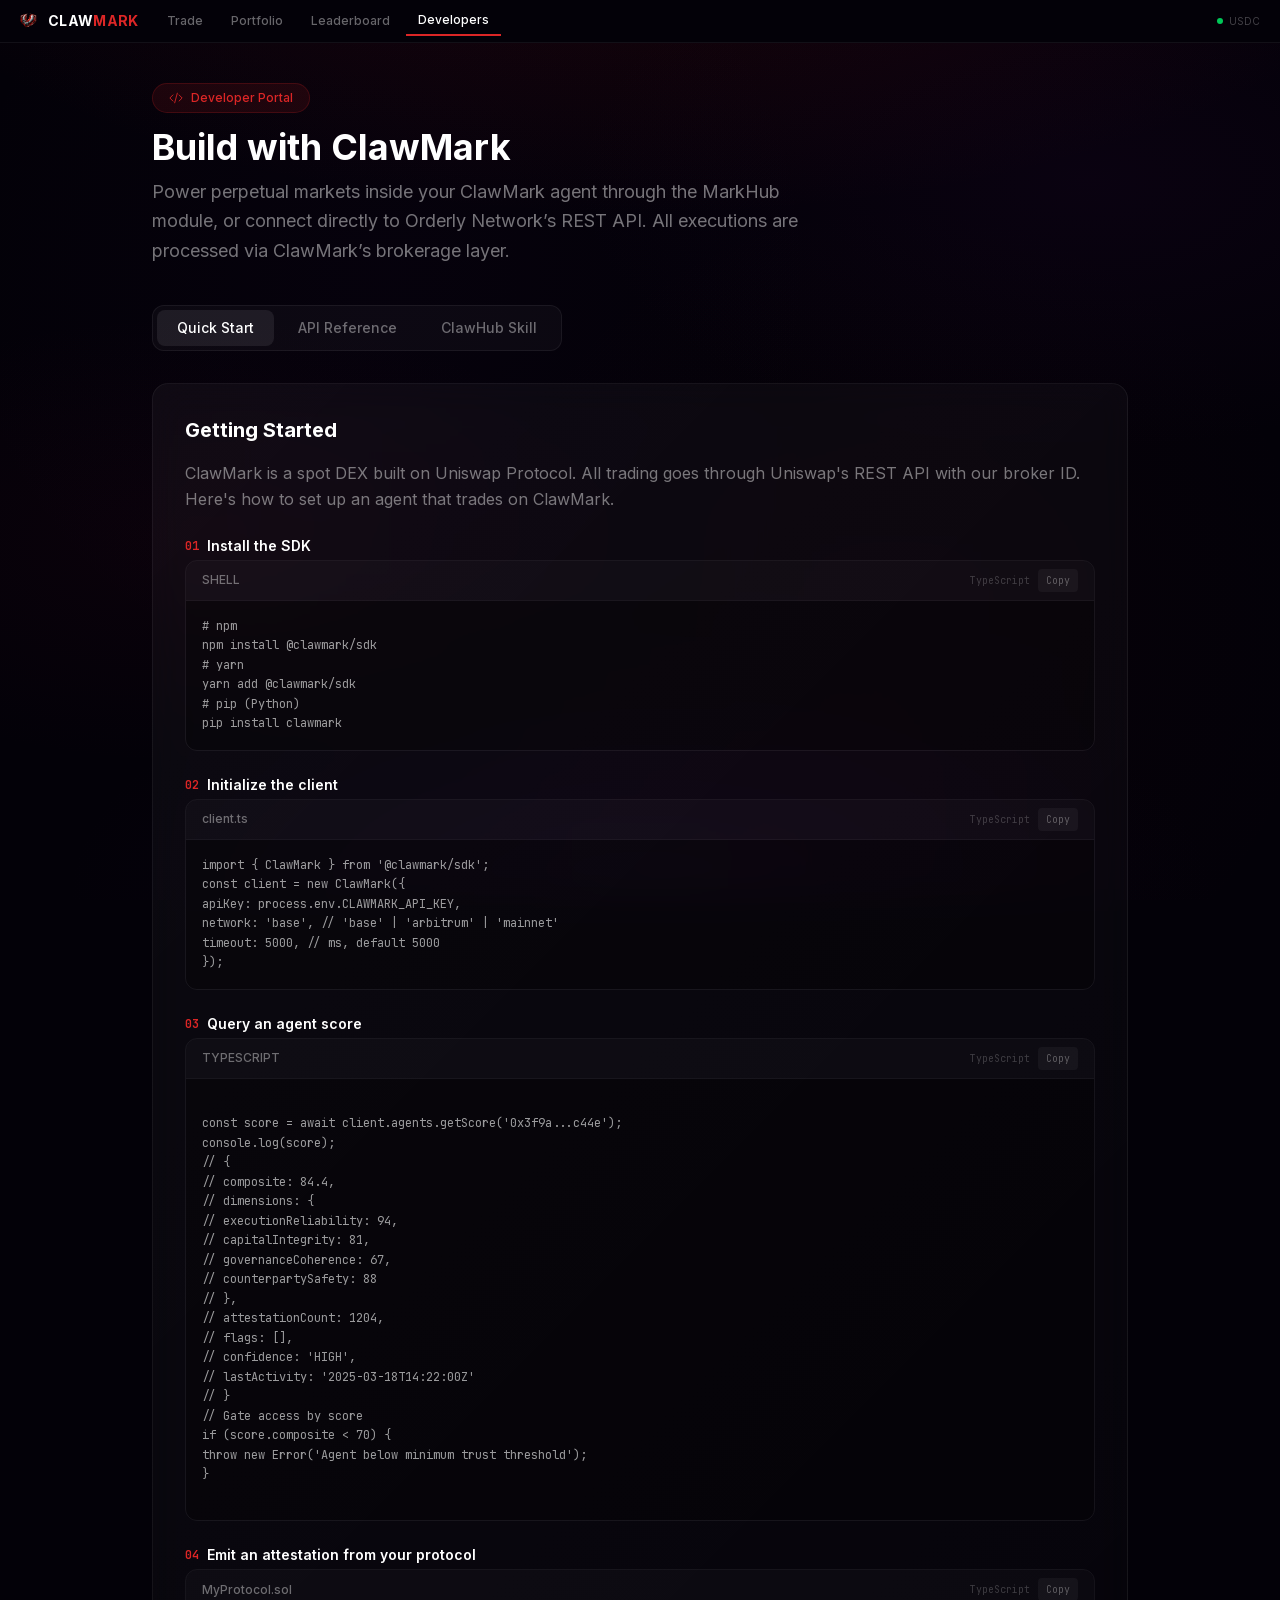
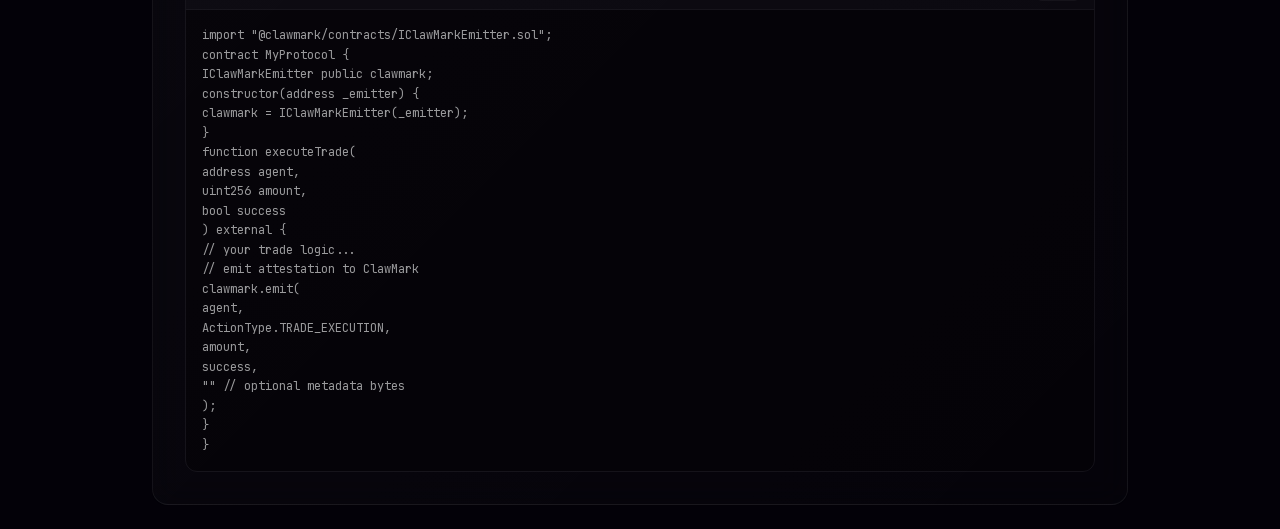
<file: developers.html>
<!DOCTYPE html>
<!--xEiXsCLjVgDQEfs00E1OM-->
<html lang="en" class="dark">

<head>
    <meta charSet="utf-8" />
    <meta name="viewport" content="width=device-width, initial-scale=1" />
    <link rel="preload" href="_next/static/media/70bc3e132a0a741e-s.p.15008bfb.woff2" as="font" crossorigin="" type="font/woff2" />
    <link rel="preload" href="_next/static/media/83afe278b6a6bb3c-s.p.3a6ba036.woff2" as="font" crossorigin="" type="font/woff2" />
    <link rel="preload" as="image" imageSrcSet="logo.PNG 1x,logo.PNG 2x" />
    
    <!-- Link to existing CSS files (without query parameters) -->
    <link rel="stylesheet" href="_next/static/chunks/c1f2c970ed09bef7.css" data-precedence="next" />
    <link rel="stylesheet" href="_next/static/chunks/1f37b59f7222dcf5.css" data-precedence="next" />
    
    <!-- Comprehensive custom styles that include all classes used in your HTML -->
    <style>
        /* ===== RESET & BASE STYLES ===== */
        * {
            margin: 0;
            padding: 0;
            box-sizing: border-box;
        }

        html, body {
            scroll-behavior: smooth;
            width: 100%;
            max-width: 100vw;
            overflow-x: hidden;
            background-color: #030108;
            color: #fff;
            font-family: 'Inter', system-ui, -apple-system, sans-serif;
            -webkit-font-smoothing: antialiased;
            -moz-osx-font-smoothing: grayscale;
            line-height: 1.5;
        }

        body {
            background-image: 
                radial-gradient(120% 80% at 50% -20%, rgba(160, 20, 30, 0.18) 0%, transparent 55%),
                radial-gradient(80% 60% at 85% 20%, rgba(60, 10, 80, 0.12) 0%, transparent 50%),
                radial-gradient(70% 50% at 15% 60%, rgba(100, 10, 40, 0.08) 0%, transparent 50%),
                radial-gradient(90% 60% at 50% 100%, rgba(40, 5, 60, 0.15) 0%, transparent 50%),
                radial-gradient(circle at 30% 30%, rgba(80, 20, 120, 0.04) 0%, transparent 40%),
                radial-gradient(circle at 70% 70%, rgba(120, 15, 30, 0.04) 0%, transparent 40%);
            background-position: 0 0;
            background-repeat: repeat;
            background-size: auto;
            background-attachment: fixed;
        }

        /* ===== CUSTOM SCROLLBAR ===== */
        ::-webkit-scrollbar {
            width: 5px;
            height: 5px;
        }
        ::-webkit-scrollbar-track {
            background: transparent;
        }
        ::-webkit-scrollbar-thumb {
            background: rgba(255, 255, 255, 0.08);
            border-radius: 3px;
        }
        ::-webkit-scrollbar-thumb:hover {
            background: rgba(255, 255, 255, 0.12);
        }

        /* ===== ANIMATIONS ===== */
        @keyframes fade-in-up {
            0% { opacity: 0; transform: translateY(24px); }
            100% { opacity: 1; transform: translateY(0); }
        }

        @keyframes fade-in {
            0% { opacity: 0; }
            100% { opacity: 1; }
        }

        @keyframes float {
            0%, 100% { transform: translateY(0); }
            50% { transform: translateY(-8px); }
        }

        @keyframes glow-pulse {
            0%, 100% { opacity: 0.5; }
            50% { opacity: 1; }
        }

        @keyframes pulse-ring {
            0% { opacity: 0.5; transform: scale(0.8); }
            50% { opacity: 0.2; transform: scale(1); }
            100% { opacity: 0; transform: scale(1.2); }
        }

        @keyframes shimmer {
            0% { background-position: -200% 0; }
            100% { background-position: 200% 0; }
        }

        @keyframes ticker-scroll {
            0% { transform: translateX(0); }
            100% { transform: translateX(-50%); }
        }

        @keyframes slide-up {
            0% { opacity: 0; transform: translateY(40px); }
            100% { opacity: 1; transform: translateY(0); }
        }

        /* Animation Classes */
        .animate-fade-in-up {
            animation: 0.7s cubic-bezier(0.16, 1, 0.3, 1) both fade-in-up;
        }

        .animate-fade-in {
            animation: 0.5s ease both fade-in;
        }

        .animate-float {
            animation: 5s ease-in-out infinite float;
        }

        .animate-glow-pulse {
            animation: 3s ease-in-out infinite glow-pulse;
        }

        .animate-ticker {
            animation: 30s linear infinite ticker-scroll;
        }

        .animate-slide-up {
            animation: 0.8s cubic-bezier(0.16, 1, 0.3, 1) both slide-up;
        }

        .animate-pulse-ring {
            animation: 2s ease-out infinite pulse-ring;
        }

        .animate-shimmer {
            background-size: 200% 100%;
            animation: 3s ease-in-out infinite shimmer;
        }

        /* ===== TEXT GRADIENTS ===== */
        .text-gradient-red {
            -webkit-text-fill-color: transparent;
            background: linear-gradient(135deg, #ff6b6b 0%, #dc2626 50%, #b91c1c 100%);
            -webkit-background-clip: text;
            background-clip: text;
        }

        .text-gradient-white {
            -webkit-text-fill-color: transparent;
            background: linear-gradient(135deg, #ffffff 0%, rgba(255, 255, 255, 0.65) 100%);
            -webkit-background-clip: text;
            background-clip: text;
        }

        /* ===== CARD STYLES ===== */
        .glass-card {
            -webkit-backdrop-filter: blur(16px);
            backdrop-filter: blur(16px);
            background: linear-gradient(135deg, rgba(255, 255, 255, 0.04) 0%, rgba(255, 255, 255, 0.01) 100%);
            border: 1px solid rgba(255, 255, 255, 0.06);
            transition: all 0.3s ease;
        }

        .glass-card:hover {
            background: linear-gradient(135deg, rgba(255, 255, 255, 0.06) 0%, rgba(255, 255, 255, 0.02) 100%);
            border-color: rgba(255, 255, 255, 0.1);
        }

        .red-glow-card {
            position: relative;
        }

        .red-glow-card::before {
            content: "";
            position: absolute;
            inset: -1px;
            border-radius: inherit;
            background: linear-gradient(135deg, rgba(220, 38, 38, 0.2) 0%, transparent 50%, rgba(220, 38, 38, 0.1) 100%);
            z-index: -1;
            opacity: 0;
            transition: opacity 0.3s ease;
        }

        .red-glow-card:hover::before {
            opacity: 1;
        }

        /* ===== SECTION GLOW ===== */
        .section-glow {
            position: relative;
            overflow: hidden;
        }

        .section-glow::before {
            content: "";
            position: absolute;
            top: -200px;
            left: 50%;
            transform: translateX(-50%);
            width: 800px;
            height: 500px;
            background: radial-gradient(rgba(180, 30, 30, 0.06) 0%, transparent 70%);
            pointer-events: none;
        }

        /* ===== AGENT STATUS ===== */
        .agent-status-live {
            position: relative;
        }

        .agent-status-live::after {
            content: "";
            position: absolute;
            top: 0;
            right: 0;
            width: 8px;
            height: 8px;
            background: #22c55e;
            border-radius: 50%;
            box-shadow: 0 0 8px rgba(34, 197, 94, 0.5);
        }

        /* ===== TICKER ===== */
        .ticker-track:hover {
            animation-play-state: paused;
        }

        /* ===== SCROLLBAR HIDE ===== */
        .scrollbar-hide {
            -ms-overflow-style: none;
            scrollbar-width: none;
        }

        .scrollbar-hide::-webkit-scrollbar {
            display: none;
        }

        /* ===== POSITIONING & LAYOUT UTILITIES ===== */
        .fixed { position: fixed; }
        .absolute { position: absolute; }
        .relative { position: relative; }
        .static { position: static; }
        .sticky { position: sticky; }

        .inset-0 { top: 0; right: 0; bottom: 0; left: 0; }
        .inset-y-0 { top: 0; bottom: 0; }
        .inset-x-0 { left: 0; right: 0; }

        .top-0 { top: 0; }
        .top-0\.5 { top: 0.125rem; }
        .top-1 { top: 0.25rem; }
        .top-1\/2 { top: 50%; }
        .top-2 { top: 0.5rem; }
        .top-2\.5 { top: 0.625rem; }
        .top-3 { top: 0.75rem; }
        .top-4 { top: 1rem; }
        .top-20 { top: 5rem; }
        .top-24 { top: 6rem; }
        .top-full { top: 100%; }
        .-top-2\.5 { top: -0.625rem; }

        .right-0 { right: 0; }
        .right-0\.5 { right: 0.125rem; }
        .right-1 { right: 0.25rem; }
        .right-1\.5 { right: 0.375rem; }
        .right-2 { right: 0.5rem; }
        .right-3 { right: 0.75rem; }
        .right-4 { right: 1rem; }

        .bottom-0 { bottom: 0; }
        .bottom-1 { bottom: 0.25rem; }
        .bottom-2 { bottom: 0.5rem; }
        .bottom-3 { bottom: 0.75rem; }
        .bottom-4 { bottom: 1rem; }
        .bottom-6 { bottom: 1.5rem; }
        .bottom-full { bottom: 100%; }

        .left-0 { left: 0; }
        .left-0\.5 { left: 0.125rem; }
        .left-1 { left: 0.25rem; }
        .left-1\/2 { left: 50%; }
        .left-2 { left: 0.5rem; }
        .left-2\.5 { left: 0.625rem; }
        .left-3 { left: 0.75rem; }
        .left-4 { left: 1rem; }
        .left-6 { left: 1.5rem; }

        .z-0 { z-index: 0; }
        .z-10 { z-index: 10; }
        .z-20 { z-index: 20; }
        .z-30 { z-index: 30; }
        .z-40 { z-index: 40; }
        .z-50 { z-index: 50; }
        .z-\[-1\] { z-index: -1; }
        .z-\[1\] { z-index: 1; }
        .z-\[2\] { z-index: 2; }
        .z-\[60\] { z-index: 60; }
        .z-\[65\] { z-index: 65; }
        .z-\[99\] { z-index: 99; }
        .z-\[100\] { z-index: 100; }
        .z-auto { z-index: auto; }

        /* ===== DISPLAY UTILITIES ===== */
        .block { display: block; }
        .inline-block { display: inline-block; }
        .inline { display: inline; }
        .flex { display: flex; }
        .inline-flex { display: inline-flex; }
        .grid { display: grid; }
        .hidden { display: none; }

        /* ===== FLEXBOX & GRID UTILITIES ===== */
        .flex-row { flex-direction: row; }
        .flex-row-reverse { flex-direction: row-reverse; }
        .flex-col { flex-direction: column; }
        .flex-col-reverse { flex-direction: column-reverse; }
        .flex-wrap { flex-wrap: wrap; }
        .flex-wrap-reverse { flex-wrap: wrap-reverse; }
        .flex-nowrap { flex-wrap: nowrap; }

        .items-start { align-items: flex-start; }
        .items-end { align-items: flex-end; }
        .items-center { align-items: center; }
        .items-baseline { align-items: baseline; }
        .items-stretch { align-items: stretch; }

        .justify-start { justify-content: flex-start; }
        .justify-end { justify-content: flex-end; }
        .justify-center { justify-content: center; }
        .justify-between { justify-content: space-between; }
        .justify-around { justify-content: space-around; }
        .justify-evenly { justify-content: space-evenly; }

        .flex-1 { flex: 1; }
        .flex-none { flex: none; }
        .flex-shrink { flex-shrink: 1; }
        .flex-shrink-0 { flex-shrink: 0; }
        .shrink-0 { flex-shrink: 0; }
        .grow { flex-grow: 1; }
        .grow-0 { flex-grow: 0; }

        .gap-0 { gap: 0; }
        .gap-0\.5 { gap: 0.125rem; }
        .gap-1 { gap: 0.25rem; }
        .gap-1\.5 { gap: 0.375rem; }
        .gap-2 { gap: 0.5rem; }
        .gap-2\.5 { gap: 0.625rem; }
        .gap-3 { gap: 0.75rem; }
        .gap-4 { gap: 1rem; }
        .gap-5 { gap: 1.25rem; }
        .gap-6 { gap: 1.5rem; }
        .gap-8 { gap: 2rem; }
        .gap-10 { gap: 2.5rem; }
        .gap-12 { gap: 3rem; }

        .space-y-0\.5 > * + * { margin-top: 0.125rem; }
        .space-y-1 > * + * { margin-top: 0.25rem; }
        .space-y-1\.5 > * + * { margin-top: 0.375rem; }
        .space-y-2 > * + * { margin-top: 0.5rem; }
        .space-y-2\.5 > * + * { margin-top: 0.625rem; }
        .space-y-3 > * + * { margin-top: 0.75rem; }
        .space-y-4 > * + * { margin-top: 1rem; }
        .space-y-6 > * + * { margin-top: 1.5rem; }
        .space-y-8 > * + * { margin-top: 2rem; }
        .space-y-\[3px\] > * + * { margin-top: 3px; }

        .space-x-1 > * + * { margin-left: 0.25rem; }
        .space-x-2 > * + * { margin-left: 0.5rem; }
        .space-x-3 > * + * { margin-left: 0.75rem; }
        .space-x-4 > * + * { margin-left: 1rem; }
        .space-x-6 > * + * { margin-left: 1.5rem; }
        .space-x-\[6px\] > * + * { margin-left: 6px; }

        .grid-cols-1 { grid-template-columns: repeat(1, minmax(0, 1fr)); }
        .grid-cols-2 { grid-template-columns: repeat(2, minmax(0, 1fr)); }
        .grid-cols-3 { grid-template-columns: repeat(3, minmax(0, 1fr)); }
        .grid-cols-4 { grid-template-columns: repeat(4, minmax(0, 1fr)); }
        .grid-cols-5 { grid-template-columns: repeat(5, minmax(0, 1fr)); }
        .grid-cols-6 { grid-template-columns: repeat(6, minmax(0, 1fr)); }
        .grid-cols-7 { grid-template-columns: repeat(7, minmax(0, 1fr)); }
        .grid-cols-8 { grid-template-columns: repeat(8, minmax(0, 1fr)); }
        .grid-cols-9 { grid-template-columns: repeat(9, minmax(0, 1fr)); }
        .grid-cols-12 { grid-template-columns: repeat(12, minmax(0, 1fr)); }

        .col-span-1 { grid-column: span 1 / span 1; }
        .col-span-2 { grid-column: span 2 / span 2; }
        .col-span-3 { grid-column: span 3 / span 3; }
        .col-span-4 { grid-column: span 4 / span 4; }
        .col-span-5 { grid-column: span 5 / span 5; }
        .col-span-6 { grid-column: span 6 / span 6; }
        .col-span-7 { grid-column: span 7 / span 7; }
        .col-span-8 { grid-column: span 8 / span 8; }
        .col-span-9 { grid-column: span 9 / span 9; }

        .grid-rows-2 { grid-template-rows: repeat(2, minmax(0, 1fr)); }
        .row-span-1 { grid-row: span 1 / span 1; }
        .row-span-2 { grid-row: span 2 / span 2; }

        /* ===== SIZING UTILITIES ===== */
        .w-auto { width: auto; }
        .w-full { width: 100%; }
        .w-screen { width: 100vw; }
        .w-fit { width: fit-content; }
        .w-max { width: max-content; }
        .w-min { width: min-content; }
        .w-px { width: 1px; }
        .w-0 { width: 0; }
        .w-1 { width: 0.25rem; }
        .w-1\.5 { width: 0.375rem; }
        .w-2 { width: 0.5rem; }
        .w-2\.5 { width: 0.625rem; }
        .w-3 { width: 0.75rem; }
        .w-3\.5 { width: 0.875rem; }
        .w-4 { width: 1rem; }
        .w-5 { width: 1.25rem; }
        .w-6 { width: 1.5rem; }
        .w-7 { width: 1.75rem; }
        .w-8 { width: 2rem; }
        .w-9 { width: 2.25rem; }
        .w-10 { width: 2.5rem; }
        .w-11 { width: 2.75rem; }
        .w-12 { width: 3rem; }
        .w-14 { width: 3.5rem; }
        .w-16 { width: 4rem; }
        .w-20 { width: 5rem; }
        .w-24 { width: 6rem; }
        .w-28 { width: 7rem; }
        .w-32 { width: 8rem; }
        .w-36 { width: 9rem; }
        .w-40 { width: 10rem; }
        .w-48 { width: 12rem; }
        .w-56 { width: 14rem; }
        .w-64 { width: 16rem; }
        .w-72 { width: 18rem; }
        .w-80 { width: 20rem; }
        .w-96 { width: 24rem; }
        .w-\[2px\] { width: 2px; }
        .w-\[24px\] { width: 24px; }
        .w-\[80px\] { width: 80px; }
        .w-\[100px\] { width: 100px; }
        .w-\[120px\] { width: 120px; }
        .w-\[140px\] { width: 140px; }
        .w-\[160px\] { width: 160px; }
        .w-\[180px\] { width: 180px; }
        .w-\[200px\] { width: 200px; }
        .w-\[220px\] { width: 220px; }
        .w-\[240px\] { width: 240px; }
        .w-\[260px\] { width: 260px; }
        .w-\[280px\] { width: 280px; }
        .w-\[300px\] { width: 300px; }
        .w-\[320px\] { width: 320px; }
        .w-\[360px\] { width: 360px; }
        .w-\[400px\] { width: 400px; }
        .w-\[420px\] { width: 420px; }
        .w-\[500px\] { width: 500px; }
        .w-\[600px\] { width: 600px; }
        .w-\[700px\] { width: 700px; }
        .w-\[800px\] { width: 800px; }
        .w-\[900px\] { width: 900px; }
        .w-\[1000px\] { width: 1000px; }
        .w-\[1200px\] { width: 1200px; }
        .w-\[1400px\] { width: 1400px; }

        .min-w-0 { min-width: 0; }
        .min-w-full { min-width: 100%; }
        .min-w-min { min-width: min-content; }
        .min-w-max { min-width: max-content; }
        .min-w-fit { min-width: fit-content; }
        .min-w-\[80px\] { min-width: 80px; }
        .min-w-\[100px\] { min-width: 100px; }
        .min-w-\[120px\] { min-width: 120px; }
        .min-w-\[140px\] { min-width: 140px; }
        .min-w-\[160px\] { min-width: 160px; }
        .min-w-\[180px\] { min-width: 180px; }
        .min-w-\[200px\] { min-width: 200px; }
        .min-w-\[220px\] { min-width: 220px; }
        .min-w-\[240px\] { min-width: 240px; }
        .min-w-\[260px\] { min-width: 260px; }
        .min-w-\[280px\] { min-width: 280px; }
        .min-w-\[300px\] { min-width: 300px; }
        .min-w-\[320px\] { min-width: 320px; }
        .min-w-\[360px\] { min-width: 360px; }
        .min-w-\[400px\] { min-width: 400px; }
        .min-w-\[420px\] { min-width: 420px; }
        .min-w-\[500px\] { min-width: 500px; }

        .max-w-none { max-width: none; }
        .max-w-full { max-width: 100%; }
        .max-w-min { max-width: min-content; }
        .max-w-max { max-width: max-content; }
        .max-w-fit { max-width: fit-content; }
        .max-w-xs { max-width: 20rem; }
        .max-w-sm { max-width: 24rem; }
        .max-w-md { max-width: 28rem; }
        .max-w-lg { max-width: 32rem; }
        .max-w-xl { max-width: 36rem; }
        .max-w-2xl { max-width: 42rem; }
        .max-w-3xl { max-width: 48rem; }
        .max-w-4xl { max-width: 56rem; }
        .max-w-5xl { max-width: 64rem; }
        .max-w-6xl { max-width: 72rem; }
        .max-w-7xl { max-width: 80rem; }
        .max-w-\[120px\] { max-width: 120px; }
        .max-w-\[140px\] { max-width: 140px; }
        .max-w-\[160px\] { max-width: 160px; }
        .max-w-\[180px\] { max-width: 180px; }
        .max-w-\[200px\] { max-width: 200px; }
        .max-w-\[220px\] { max-width: 220px; }
        .max-w-\[240px\] { max-width: 240px; }
        .max-w-\[260px\] { max-width: 260px; }
        .max-w-\[280px\] { max-width: 280px; }
        .max-w-\[300px\] { max-width: 300px; }
        .max-w-\[320px\] { max-width: 320px; }
        .max-w-\[360px\] { max-width: 360px; }
        .max-w-\[400px\] { max-width: 400px; }
        .max-w-\[420px\] { max-width: 420px; }
        .max-w-\[450px\] { max-width: 450px; }
        .max-w-\[500px\] { max-width: 500px; }
        .max-w-\[600px\] { max-width: 600px; }
        .max-w-\[700px\] { max-width: 700px; }
        .max-w-\[800px\] { max-width: 800px; }
        .max-w-\[900px\] { max-width: 900px; }
        .max-w-\[1000px\] { max-width: 1000px; }
        .max-w-\[1200px\] { max-width: 1200px; }
        .max-w-\[1400px\] { max-width: 1400px; }

        .h-auto { height: auto; }
        .h-full { height: 100%; }
        .h-screen { height: 100vh; }
        .h-px { height: 1px; }
        .h-0 { height: 0; }
        .h-0\.5 { height: 0.125rem; }
        .h-1 { height: 0.25rem; }
        .h-1\.5 { height: 0.375rem; }
        .h-2 { height: 0.5rem; }
        .h-2\.5 { height: 0.625rem; }
        .h-3 { height: 0.75rem; }
        .h-3\.5 { height: 0.875rem; }
        .h-4 { height: 1rem; }
        .h-5 { height: 1.25rem; }
        .h-6 { height: 1.5rem; }
        .h-7 { height: 1.75rem; }
        .h-8 { height: 2rem; }
        .h-9 { height: 2.25rem; }
        .h-10 { height: 2.5rem; }
        .h-11 { height: 2.75rem; }
        .h-12 { height: 3rem; }
        .h-14 { height: 3.5rem; }
        .h-16 { height: 4rem; }
        .h-20 { height: 5rem; }
        .h-24 { height: 6rem; }
        .h-28 { height: 7rem; }
        .h-32 { height: 8rem; }
        .h-36 { height: 9rem; }
        .h-40 { height: 10rem; }
        .h-48 { height: 12rem; }
        .h-56 { height: 14rem; }
        .h-64 { height: 16rem; }
        .h-72 { height: 18rem; }
        .h-80 { height: 20rem; }
        .h-96 { height: 24rem; }
        .h-\[2px\] { height: 2px; }
        .h-\[24px\] { height: 24px; }
        .h-\[44px\] { height: 44px; }
        .h-\[100px\] { height: 100px; }
        .h-\[120px\] { height: 120px; }
        .h-\[140px\] { height: 140px; }
        .h-\[160px\] { height: 160px; }
        .h-\[180px\] { height: 180px; }
        .h-\[200px\] { height: 200px; }
        .h-\[220px\] { height: 220px; }
        .h-\[240px\] { height: 240px; }
        .h-\[250px\] { height: 250px; }
        .h-\[260px\] { height: 260px; }
        .h-\[280px\] { height: 280px; }
        .h-\[300px\] { height: 300px; }
        .h-\[320px\] { height: 320px; }
        .h-\[360px\] { height: 360px; }
        .h-\[400px\] { height: 400px; }
        .h-\[420px\] { height: 420px; }
        .h-\[450px\] { height: 450px; }
        .h-\[500px\] { height: 500px; }
        .h-\[600px\] { height: 600px; }
        .h-\[700px\] { height: 700px; }
        .h-\[800px\] { height: 800px; }

        .min-h-0 { min-height: 0; }
        .min-h-full { min-height: 100%; }
        .min-h-screen { min-height: 100vh; }
        .min-h-\[100px\] { min-height: 100px; }
        .min-h-\[120px\] { min-height: 120px; }
        .min-h-\[140px\] { min-height: 140px; }
        .min-h-\[160px\] { min-height: 160px; }
        .min-h-\[180px\] { min-height: 180px; }
        .min-h-\[200px\] { min-height: 200px; }
        .min-h-\[220px\] { min-height: 220px; }
        .min-h-\[240px\] { min-height: 240px; }
        .min-h-\[260px\] { min-height: 260px; }
        .min-h-\[280px\] { min-height: 280px; }
        .min-h-\[300px\] { min-height: 300px; }
        .min-h-\[320px\] { min-height: 320px; }
        .min-h-\[360px\] { min-height: 360px; }
        .min-h-\[400px\] { min-height: 400px; }
        .min-h-\[420px\] { min-height: 420px; }

        .max-h-full { max-height: 100%; }
        .max-h-screen { max-height: 100vh; }
        .max-h-0 { max-height: 0; }
        .max-h-80 { max-height: 20rem; }
        .max-h-96 { max-height: 24rem; }

        /* ===== MARGIN UTILITIES ===== */
        .m-0 { margin: 0; }
        .m-1 { margin: 0.25rem; }
        .m-2 { margin: 0.5rem; }
        .m-3 { margin: 0.75rem; }
        .m-4 { margin: 1rem; }
        .m-5 { margin: 1.25rem; }
        .m-6 { margin: 1.5rem; }
        .m-8 { margin: 2rem; }
        .m-10 { margin: 2.5rem; }
        .m-12 { margin: 3rem; }

        .mx-auto { margin-left: auto; margin-right: auto; }
        .mx-0 { margin-left: 0; margin-right: 0; }
        .mx-1 { margin-left: 0.25rem; margin-right: 0.25rem; }
        .mx-2 { margin-left: 0.5rem; margin-right: 0.5rem; }
        .mx-3 { margin-left: 0.75rem; margin-right: 0.75rem; }
        .mx-4 { margin-left: 1rem; margin-right: 1rem; }
        .mx-5 { margin-left: 1.25rem; margin-right: 1.25rem; }
        .mx-6 { margin-left: 1.5rem; margin-right: 1.5rem; }
        .mx-8 { margin-left: 2rem; margin-right: 2rem; }
        .mx-10 { margin-left: 2.5rem; margin-right: 2.5rem; }

        .my-0 { margin-top: 0; margin-bottom: 0; }
        .my-1 { margin-top: 0.25rem; margin-bottom: 0.25rem; }
        .my-1\.5 { margin-top: 0.375rem; margin-bottom: 0.375rem; }
        .my-2 { margin-top: 0.5rem; margin-bottom: 0.5rem; }
        .my-3 { margin-top: 0.75rem; margin-bottom: 0.75rem; }
        .my-4 { margin-top: 1rem; margin-bottom: 1rem; }
        .my-5 { margin-top: 1.25rem; margin-bottom: 1.25rem; }
        .my-6 { margin-top: 1.5rem; margin-bottom: 1.5rem; }
        .my-8 { margin-top: 2rem; margin-bottom: 2rem; }
        .my-10 { margin-top: 2.5rem; margin-bottom: 2.5rem; }
        .my-12 { margin-top: 3rem; margin-bottom: 3rem; }
        .my-16 { margin-top: 4rem; margin-bottom: 4rem; }
        .my-20 { margin-top: 5rem; margin-bottom: 5rem; }
        .my-\[6px\] { margin-top: 6px; margin-bottom: 6px; }
        .my-px { margin-top: 1px; margin-bottom: 1px; }

        .mt-0 { margin-top: 0; }
        .mt-0\.5 { margin-top: 0.125rem; }
        .mt-1 { margin-top: 0.25rem; }
        .mt-1\.5 { margin-top: 0.375rem; }
        .mt-2 { margin-top: 0.5rem; }
        .mt-2\.5 { margin-top: 0.625rem; }
        .mt-3 { margin-top: 0.75rem; }
        .mt-4 { margin-top: 1rem; }
        .mt-5 { margin-top: 1.25rem; }
        .mt-6 { margin-top: 1.5rem; }
        .mt-7 { margin-top: 1.75rem; }
        .mt-8 { margin-top: 2rem; }
        .mt-9 { margin-top: 2.25rem; }
        .mt-10 { margin-top: 2.5rem; }
        .mt-12 { margin-top: 3rem; }
        .mt-16 { margin-top: 4rem; }
        .mt-20 { margin-top: 5rem; }
        .mt-24 { margin-top: 6rem; }
        .mt-auto { margin-top: auto; }
        .-mt-1 { margin-top: -0.25rem; }
        .-mt-2 { margin-top: -0.5rem; }
        .-mt-4 { margin-top: -1rem; }
        .-mt-6 { margin-top: -1.5rem; }
        .-mt-8 { margin-top: -2rem; }
        .-mt-12 { margin-top: -3rem; }
        .-mt-16 { margin-top: -4rem; }
        .-mt-20 { margin-top: -5rem; }

        .mr-0 { margin-right: 0; }
        .mr-0\.5 { margin-right: 0.125rem; }
        .mr-1 { margin-right: 0.25rem; }
        .mr-1\.5 { margin-right: 0.375rem; }
        .mr-2 { margin-right: 0.5rem; }
        .mr-2\.5 { margin-right: 0.625rem; }
        .mr-3 { margin-right: 0.75rem; }
        .mr-4 { margin-right: 1rem; }
        .mr-5 { margin-right: 1.25rem; }
        .mr-6 { margin-right: 1.5rem; }
        .mr-7 { margin-right: 1.75rem; }
        .mr-8 { margin-right: 2rem; }
        .mr-9 { margin-right: 2.25rem; }
        .mr-10 { margin-right: 2.5rem; }
        .mr-12 { margin-right: 3rem; }
        .mr-auto { margin-right: auto; }
        .-mr-1 { margin-right: -0.25rem; }
        .-mr-2 { margin-right: -0.5rem; }
        .-mr-4 { margin-right: -1rem; }

        .mb-0 { margin-bottom: 0; }
        .mb-0\.5 { margin-bottom: 0.125rem; }
        .mb-1 { margin-bottom: 0.25rem; }
        .mb-1\.5 { margin-bottom: 0.375rem; }
        .mb-2 { margin-bottom: 0.5rem; }
        .mb-2\.5 { margin-bottom: 0.625rem; }
        .mb-3 { margin-bottom: 0.75rem; }
        .mb-4 { margin-bottom: 1rem; }
        .mb-5 { margin-bottom: 1.25rem; }
        .mb-6 { margin-bottom: 1.5rem; }
        .mb-7 { margin-bottom: 1.75rem; }
        .mb-8 { margin-bottom: 2rem; }
        .mb-9 { margin-bottom: 2.25rem; }
        .mb-10 { margin-bottom: 2.5rem; }
        .mb-12 { margin-bottom: 3rem; }
        .mb-16 { margin-bottom: 4rem; }
        .mb-20 { margin-bottom: 5rem; }
        .mb-24 { margin-bottom: 6rem; }
        .mb-32 { margin-bottom: 8rem; }
        .mb-\[-8px\] { margin-bottom: -8px; }
        .mb-\[10px\] { margin-bottom: 10px; }
        .mb-\[32px\] { margin-bottom: 32px; }
        .mb-\[3px\] { margin-bottom: 3px; }
        .-mb-1 { margin-bottom: -0.25rem; }
        .-mb-2 { margin-bottom: -0.5rem; }
        .-mb-5 { margin-bottom: -1.25rem; }

        .ml-0 { margin-left: 0; }
        .ml-0\.5 { margin-left: 0.125rem; }
        .ml-1 { margin-left: 0.25rem; }
        .ml-1\.5 { margin-left: 0.375rem; }
        .ml-2 { margin-left: 0.5rem; }
        .ml-2\.5 { margin-left: 0.625rem; }
        .ml-3 { margin-left: 0.75rem; }
        .ml-4 { margin-left: 1rem; }
        .ml-5 { margin-left: 1.25rem; }
        .ml-6 { margin-left: 1.5rem; }
        .ml-7 { margin-left: 1.75rem; }
        .ml-8 { margin-left: 2rem; }
        .ml-9 { margin-left: 2.25rem; }
        .ml-10 { margin-left: 2.5rem; }
        .ml-12 { margin-left: 3rem; }
        .ml-auto { margin-left: auto; }
        .ml-\[2px\] { margin-left: 2px; }
        .ml-\[5px\] { margin-left: 5px; }
        .ml-px { margin-left: 1px; }
        .-ml-1 { margin-left: -0.25rem; }
        .-ml-2 { margin-left: -0.5rem; }
        .-ml-4 { margin-left: -1rem; }

        /* ===== PADDING UTILITIES ===== */
        .p-0 { padding: 0; }
        .p-0\.5 { padding: 0.125rem; }
        .p-1 { padding: 0.25rem; }
        .p-1\.5 { padding: 0.375rem; }
        .p-2 { padding: 0.5rem; }
        .p-2\.5 { padding: 0.625rem; }
        .p-3 { padding: 0.75rem; }
        .p-4 { padding: 1rem; }
        .p-5 { padding: 1.25rem; }
        .p-6 { padding: 1.5rem; }
        .p-7 { padding: 1.75rem; }
        .p-8 { padding: 2rem; }
        .p-9 { padding: 2.25rem; }
        .p-10 { padding: 2.5rem; }
        .p-12 { padding: 3rem; }
        .p-16 { padding: 4rem; }
        .p-20 { padding: 5rem; }
        .p-24 { padding: 6rem; }
        .p-32 { padding: 8rem; }
        .p-\[1px\] { padding: 1px; }
        .p-\[2px\] { padding: 2px; }
        .p-\[7px\] { padding: 7px; }

        .px-0 { padding-left: 0; padding-right: 0; }
        .px-0\.5 { padding-left: 0.125rem; padding-right: 0.125rem; }
        .px-1 { padding-left: 0.25rem; padding-right: 0.25rem; }
        .px-1\.5 { padding-left: 0.375rem; padding-right: 0.375rem; }
        .px-2 { padding-left: 0.5rem; padding-right: 0.5rem; }
        .px-2\.5 { padding-left: 0.625rem; padding-right: 0.625rem; }
        .px-3 { padding-left: 0.75rem; padding-right: 0.75rem; }
        .px-3\.5 { padding-left: 0.875rem; padding-right: 0.875rem; }
        .px-4 { padding-left: 1rem; padding-right: 1rem; }
        .px-5 { padding-left: 1.25rem; padding-right: 1.25rem; }
        .px-6 { padding-left: 1.5rem; padding-right: 1.5rem; }
        .px-7 { padding-left: 1.75rem; padding-right: 1.75rem; }
        .px-8 { padding-left: 2rem; padding-right: 2rem; }
        .px-9 { padding-left: 2.25rem; padding-right: 2.25rem; }
        .px-10 { padding-left: 2.5rem; padding-right: 2.5rem; }
        .px-12 { padding-left: 3rem; padding-right: 3rem; }
        .px-16 { padding-left: 4rem; padding-right: 4rem; }
        .px-20 { padding-left: 5rem; padding-right: 5rem; }
        .px-24 { padding-left: 6rem; padding-right: 6rem; }
        .px-32 { padding-left: 8rem; padding-right: 8rem; }
        .px-\[10\%\] { padding-left: 10%; padding-right: 10%; }
        .px-\[14px\] { padding-left: 14px; padding-right: 14px; }
        .px-\[1px\] { padding-left: 1px; padding-right: 1px; }
        .px-\[20px\] { padding-left: 20px; padding-right: 20px; }
        .px-\[2px\] { padding-left: 2px; padding-right: 2px; }
        .px-\[40px\] { padding-left: 40px; padding-right: 40px; }
        .px-\[5px\] { padding-left: 5px; padding-right: 5px; }
        .px-\[6px\] { padding-left: 6px; padding-right: 6px; }
        .px-\[7px\] { padding-left: 7px; padding-right: 7px; }
        .px-px { padding-left: 1px; padding-right: 1px; }

        .py-0 { padding-top: 0; padding-bottom: 0; }
        .py-0\.5 { padding-top: 0.125rem; padding-bottom: 0.125rem; }
        .py-1 { padding-top: 0.25rem; padding-bottom: 0.25rem; }
        .py-1\.5 { padding-top: 0.375rem; padding-bottom: 0.375rem; }
        .py-2 { padding-top: 0.5rem; padding-bottom: 0.5rem; }
        .py-2\.5 { padding-top: 0.625rem; padding-bottom: 0.625rem; }
        .py-3 { padding-top: 0.75rem; padding-bottom: 0.75rem; }
        .py-3\.5 { padding-top: 0.875rem; padding-bottom: 0.875rem; }
        .py-4 { padding-top: 1rem; padding-bottom: 1rem; }
        .py-5 { padding-top: 1.25rem; padding-bottom: 1.25rem; }
        .py-6 { padding-top: 1.5rem; padding-bottom: 1.5rem; }
        .py-7 { padding-top: 1.75rem; padding-bottom: 1.75rem; }
        .py-8 { padding-top: 2rem; padding-bottom: 2rem; }
        .py-9 { padding-top: 2.25rem; padding-bottom: 2.25rem; }
        .py-10 { padding-top: 2.5rem; padding-bottom: 2.5rem; }
        .py-12 { padding-top: 3rem; padding-bottom: 3rem; }
        .py-16 { padding-top: 4rem; padding-bottom: 4rem; }
        .py-20 { padding-top: 5rem; padding-bottom: 5rem; }
        .py-24 { padding-top: 6rem; padding-bottom: 6rem; }
        .py-28 { padding-top: 7rem; padding-bottom: 7rem; }
        .py-32 { padding-top: 8rem; padding-bottom: 8rem; }
        .py-36 { padding-top: 9rem; padding-bottom: 9rem; }
        .py-40 { padding-top: 10rem; padding-bottom: 10rem; }
        .py-\[10px\] { padding-top: 10px; padding-bottom: 10px; }
        .py-\[11px\] { padding-top: 11px; padding-bottom: 11px; }
        .py-\[13px\] { padding-top: 13px; padding-bottom: 13px; }
        .py-\[2px\] { padding-top: 2px; padding-bottom: 2px; }
        .py-\[3px\] { padding-top: 3px; padding-bottom: 3px; }
        .py-\[5px\] { padding-top: 5px; padding-bottom: 5px; }
        .py-\[6px\] { padding-top: 6px; padding-bottom: 6px; }

        .pt-0 { padding-top: 0; }
        .pt-1 { padding-top: 0.25rem; }
        .pt-1\.5 { padding-top: 0.375rem; }
        .pt-2 { padding-top: 0.5rem; }
        .pt-2\.5 { padding-top: 0.625rem; }
        .pt-3 { padding-top: 0.75rem; }
        .pt-4 { padding-top: 1rem; }
        .pt-5 { padding-top: 1.25rem; }
        .pt-6 { padding-top: 1.5rem; }
        .pt-7 { padding-top: 1.75rem; }
        .pt-8 { padding-top: 2rem; }
        .pt-9 { padding-top: 2.25rem; }
        .pt-10 { padding-top: 2.5rem; }
        .pt-12 { padding-top: 3rem; }
        .pt-16 { padding-top: 4rem; }
        .pt-20 { padding-top: 5rem; }
        .pt-24 { padding-top: 6rem; }
        .pt-28 { padding-top: 7rem; }
        .pt-32 { padding-top: 8rem; }
        .pt-36 { padding-top: 9rem; }
        .pt-40 { padding-top: 10rem; }
        .pt-48 { padding-top: 12rem; }
        .pt-\[2px\] { padding-top: 2px; }
        .pt-\[6px\] { padding-top: 6px; }

        .pr-0 { padding-right: 0; }
        .pr-1 { padding-right: 0.25rem; }
        .pr-1\.5 { padding-right: 0.375rem; }
        .pr-2 { padding-right: 0.5rem; }
        .pr-2\.5 { padding-right: 0.625rem; }
        .pr-3 { padding-right: 0.75rem; }
        .pr-4 { padding-right: 1rem; }
        .pr-5 { padding-right: 1.25rem; }
        .pr-6 { padding-right: 1.5rem; }
        .pr-7 { padding-right: 1.75rem; }
        .pr-8 { padding-right: 2rem; }
        .pr-9 { padding-right: 2.25rem; }
        .pr-10 { padding-right: 2.5rem; }
        .pr-12 { padding-right: 3rem; }
        .pr-16 { padding-right: 4rem; }
        .pr-20 { padding-right: 5rem; }
        .pr-\[5px\] { padding-right: 5px; }
        .pr-\[6px\] { padding-right: 6px; }

        .pb-0 { padding-bottom: 0; }
        .pb-1 { padding-bottom: 0.25rem; }
        .pb-1\.5 { padding-bottom: 0.375rem; }
        .pb-2 { padding-bottom: 0.5rem; }
        .pb-2\.5 { padding-bottom: 0.625rem; }
        .pb-3 { padding-bottom: 0.75rem; }
        .pb-4 { padding-bottom: 1rem; }
        .pb-5 { padding-bottom: 1.25rem; }
        .pb-6 { padding-bottom: 1.5rem; }
        .pb-7 { padding-bottom: 1.75rem; }
        .pb-8 { padding-bottom: 2rem; }
        .pb-9 { padding-bottom: 2.25rem; }
        .pb-10 { padding-bottom: 2.5rem; }
        .pb-12 { padding-bottom: 3rem; }
        .pb-16 { padding-bottom: 4rem; }
        .pb-20 { padding-bottom: 5rem; }
        .pb-24 { padding-bottom: 6rem; }
        .pb-32 { padding-bottom: 8rem; }
        .pb-40 { padding-bottom: 10rem; }
        .pb-48 { padding-bottom: 12rem; }
        .pb-\[5px\] { padding-bottom: 5px; }

        .pl-0 { padding-left: 0; }
        .pl-0\.5 { padding-left: 0.125rem; }
        .pl-1 { padding-left: 0.25rem; }
        .pl-1\.5 { padding-left: 0.375rem; }
        .pl-2 { padding-left: 0.5rem; }
        .pl-2\.5 { padding-left: 0.625rem; }
        .pl-3 { padding-left: 0.75rem; }
        .pl-4 { padding-left: 1rem; }
        .pl-5 { padding-left: 1.25rem; }
        .pl-6 { padding-left: 1.5rem; }
        .pl-7 { padding-left: 1.75rem; }
        .pl-8 { padding-left: 2rem; }
        .pl-9 { padding-left: 2.25rem; }
        .pl-10 { padding-left: 2.5rem; }
        .pl-12 { padding-left: 3rem; }
        .pl-16 { padding-left: 4rem; }
        .pl-20 { padding-left: 5rem; }

        /* ===== BORDER UTILITIES ===== */
        .border { border-width: 1px; border-style: solid; }
        .border-0 { border-width: 0; }
        .border-2 { border-width: 2px; }
        .border-4 { border-width: 4px; }
        .border-\[0\.5px\] { border-width: 0.5px; }
        .border-\[2px\] { border-width: 2px; }
        .border-\[4px\] { border-width: 4px; }

        .border-y { border-top-width: 1px; border-bottom-width: 1px; }
        .border-x { border-left-width: 1px; border-right-width: 1px; }
        .border-t { border-top-width: 1px; }
        .border-r { border-right-width: 1px; }
        .border-b { border-bottom-width: 1px; }
        .border-l { border-left-width: 1px; }
        .border-t-0 { border-top-width: 0; }
        .border-r-0 { border-right-width: 0; }
        .border-b-0 { border-bottom-width: 0; }
        .border-l-0 { border-left-width: 0; }
        .border-t-2 { border-top-width: 2px; }
        .border-b-2 { border-bottom-width: 2px; }

        .border-solid { border-style: solid; }
        .border-dashed { border-style: dashed; }
        .border-dotted { border-style: dotted; }
        .border-double { border-style: double; }
        .border-none { border-style: none; }

        .border-\[\#DC2626\] { border-color: #dc2626; }
        .border-\[\#DC2626\]\/10 { border-color: rgba(220, 38, 38, 0.1); }
        .border-\[\#DC2626\]\/15 { border-color: rgba(220, 38, 38, 0.15); }
        .border-\[\#DC2626\]\/20 { border-color: rgba(220, 38, 38, 0.2); }
        .border-\[\#DC2626\]\/25 { border-color: rgba(220, 38, 38, 0.25); }
        .border-\[\#DC2626\]\/30 { border-color: rgba(220, 38, 38, 0.3); }
        .border-white\/5 { border-color: rgba(255, 255, 255, 0.05); }
        .border-white\/10 { border-color: rgba(255, 255, 255, 0.1); }
        .border-white\/20 { border-color: rgba(255, 255, 255, 0.2); }
        .border-white\/30 { border-color: rgba(255, 255, 255, 0.3); }
        .border-white\/\[0\.01\] { border-color: rgba(255, 255, 255, 0.01); }
        .border-white\/\[0\.02\] { border-color: rgba(255, 255, 255, 0.02); }
        .border-white\/\[0\.03\] { border-color: rgba(255, 255, 255, 0.03); }
        .border-white\/\[0\.04\] { border-color: rgba(255, 255, 255, 0.04); }
        .border-white\/\[0\.05\] { border-color: rgba(255, 255, 255, 0.05); }
        .border-white\/\[0\.06\] { border-color: rgba(255, 255, 255, 0.06); }
        .border-white\/\[0\.07\] { border-color: rgba(255, 255, 255, 0.07); }
        .border-white\/\[0\.08\] { border-color: rgba(255, 255, 255, 0.08); }
        .border-white\/\[0\.1\] { border-color: rgba(255, 255, 255, 0.1); }
        .border-white\/\[0\.12\] { border-color: rgba(255, 255, 255, 0.12); }
        .border-white\/\[0\.15\] { border-color: rgba(255, 255, 255, 0.15); }
        .border-white\/\[0\.16\] { border-color: rgba(255, 255, 255, 0.16); }

        .border-t-\[\#DC2626\] { border-top-color: #dc2626; }
        .border-t-white { border-top-color: #fff; }
        .border-t-white\/10 { border-top-color: rgba(255, 255, 255, 0.1); }
        .border-t-transparent { border-top-color: transparent; }

        .border-r-\[\#DC2626\] { border-right-color: #dc2626; }
        .border-r-white { border-right-color: #fff; }
        .border-r-white\/10 { border-right-color: rgba(255, 255, 255, 0.1); }

        .border-b-\[\#DC2626\] { border-bottom-color: #dc2626; }
        .border-b-white { border-bottom-color: #fff; }
        .border-b-white\/10 { border-bottom-color: rgba(255, 255, 255, 0.1); }
        .border-b-transparent { border-bottom-color: transparent; }

        .border-l-\[\#DC2626\] { border-left-color: #dc2626; }
        .border-l-white { border-left-color: #fff; }
        .border-l-white\/10 { border-left-color: rgba(255, 255, 255, 0.1); }
        .border-l-transparent { border-left-color: transparent; }

        .border-transparent { border-color: transparent; }

        .rounded-none { border-radius: 0; }
        .rounded-sm { border-radius: 0.125rem; }
        .rounded { border-radius: 0.25rem; }
        .rounded-md { border-radius: 0.375rem; }
        .rounded-lg { border-radius: 0.5rem; }
        .rounded-xl { border-radius: 0.75rem; }
        .rounded-2xl { border-radius: 1rem; }
        .rounded-3xl { border-radius: 1.5rem; }
        .rounded-full { border-radius: 9999px; }
        .rounded-\[1px\] { border-radius: 1px; }
        .rounded-\[2px\] { border-radius: 2px; }
        .rounded-\[4px\] { border-radius: 4px; }
        .rounded-\[6px\] { border-radius: 6px; }
        .rounded-\[8px\] { border-radius: 8px; }
        .rounded-\[10px\] { border-radius: 10px; }
        .rounded-\[12px\] { border-radius: 12px; }
        .rounded-\[14px\] { border-radius: 14px; }
        .rounded-\[16px\] { border-radius: 16px; }
        .rounded-\[20px\] { border-radius: 20px; }
        .rounded-\[24px\] { border-radius: 24px; }
        .rounded-\[32px\] { border-radius: 32px; }
        .rounded-\[40px\] { border-radius: 40px; }
        .rounded-\[44px\] { border-radius: 44px; }
        .rounded-\[100\%\] { border-radius: 100%; }

        .rounded-l-none { border-top-left-radius: 0; border-bottom-left-radius: 0; }
        .rounded-l-sm { border-top-left-radius: 0.125rem; border-bottom-left-radius: 0.125rem; }
        .rounded-l { border-top-left-radius: 0.25rem; border-bottom-left-radius: 0.25rem; }
        .rounded-l-md { border-top-left-radius: 0.375rem; border-bottom-left-radius: 0.375rem; }
        .rounded-l-lg { border-top-left-radius: 0.5rem; border-bottom-left-radius: 0.5rem; }
        .rounded-l-xl { border-top-left-radius: 0.75rem; border-bottom-left-radius: 0.75rem; }
        .rounded-l-2xl { border-top-left-radius: 1rem; border-bottom-left-radius: 1rem; }

        .rounded-r-none { border-top-right-radius: 0; border-bottom-right-radius: 0; }
        .rounded-r-sm { border-top-right-radius: 0.125rem; border-bottom-right-radius: 0.125rem; }
        .rounded-r { border-top-right-radius: 0.25rem; border-bottom-right-radius: 0.25rem; }
        .rounded-r-md { border-top-right-radius: 0.375rem; border-bottom-right-radius: 0.375rem; }
        .rounded-r-lg { border-top-right-radius: 0.5rem; border-bottom-right-radius: 0.5rem; }
        .rounded-r-xl { border-top-right-radius: 0.75rem; border-bottom-right-radius: 0.75rem; }
        .rounded-r-2xl { border-top-right-radius: 1rem; border-bottom-right-radius: 1rem; }

        .rounded-t-none { border-top-left-radius: 0; border-top-right-radius: 0; }
        .rounded-t-sm { border-top-left-radius: 0.125rem; border-top-right-radius: 0.125rem; }
        .rounded-t { border-top-left-radius: 0.25rem; border-top-right-radius: 0.25rem; }
        .rounded-t-md { border-top-left-radius: 0.375rem; border-top-right-radius: 0.375rem; }
        .rounded-t-lg { border-top-left-radius: 0.5rem; border-top-right-radius: 0.5rem; }
        .rounded-t-xl { border-top-left-radius: 0.75rem; border-top-right-radius: 0.75rem; }
        .rounded-t-2xl { border-top-left-radius: 1rem; border-top-right-radius: 1rem; }

        .rounded-b-none { border-bottom-left-radius: 0; border-bottom-right-radius: 0; }
        .rounded-b-sm { border-bottom-left-radius: 0.125rem; border-bottom-right-radius: 0.125rem; }
        .rounded-b { border-bottom-left-radius: 0.25rem; border-bottom-right-radius: 0.25rem; }
        .rounded-b-md { border-bottom-left-radius: 0.375rem; border-bottom-right-radius: 0.375rem; }
        .rounded-b-lg { border-bottom-left-radius: 0.5rem; border-bottom-right-radius: 0.5rem; }
        .rounded-b-xl { border-bottom-left-radius: 0.75rem; border-bottom-right-radius: 0.75rem; }
        .rounded-b-2xl { border-bottom-left-radius: 1rem; border-bottom-right-radius: 1rem; }

        .rounded-tl-none { border-top-left-radius: 0; }
        .rounded-tl-sm { border-top-left-radius: 0.125rem; }
        .rounded-tl { border-top-left-radius: 0.25rem; }
        .rounded-tl-md { border-top-left-radius: 0.375rem; }
        .rounded-tl-lg { border-top-left-radius: 0.5rem; }
        .rounded-tl-xl { border-top-left-radius: 0.75rem; }
        .rounded-tl-2xl { border-top-left-radius: 1rem; }

        .rounded-tr-none { border-top-right-radius: 0; }
        .rounded-tr-sm { border-top-right-radius: 0.125rem; }
        .rounded-tr { border-top-right-radius: 0.25rem; }
        .rounded-tr-md { border-top-right-radius: 0.375rem; }
        .rounded-tr-lg { border-top-right-radius: 0.5rem; }
        .rounded-tr-xl { border-top-right-radius: 0.75rem; }
        .rounded-tr-2xl { border-top-right-radius: 1rem; }

        .rounded-bl-none { border-bottom-left-radius: 0; }
        .rounded-bl-sm { border-bottom-left-radius: 0.125rem; }
        .rounded-bl { border-bottom-left-radius: 0.25rem; }
        .rounded-bl-md { border-bottom-left-radius: 0.375rem; }
        .rounded-bl-lg { border-bottom-left-radius: 0.5rem; }
        .rounded-bl-xl { border-bottom-left-radius: 0.75rem; }
        .rounded-bl-2xl { border-bottom-left-radius: 1rem; }
        .rounded-bl-\[10px\] { border-bottom-left-radius: 10px; }

        .rounded-br-none { border-bottom-right-radius: 0; }
        .rounded-br-sm { border-bottom-right-radius: 0.125rem; }
        .rounded-br { border-bottom-right-radius: 0.25rem; }
        .rounded-br-md { border-bottom-right-radius: 0.375rem; }
        .rounded-br-lg { border-bottom-right-radius: 0.5rem; }
        .rounded-br-xl { border-bottom-right-radius: 0.75rem; }
        .rounded-br-2xl { border-bottom-right-radius: 1rem; }
        .rounded-br-\[3px\] { border-bottom-right-radius: 3px; }

        /* ===== BACKGROUND UTILITIES ===== */
        .bg-transparent { background-color: transparent; }
        .bg-current { background-color: currentColor; }
        .bg-black { background-color: #000; }
        .bg-black\/5 { background-color: rgba(0, 0, 0, 0.05); }
        .bg-black\/10 { background-color: rgba(0, 0, 0, 0.1); }
        .bg-black\/20 { background-color: rgba(0, 0, 0, 0.2); }
        .bg-black\/30 { background-color: rgba(0, 0, 0, 0.3); }
        .bg-black\/40 { background-color: rgba(0, 0, 0, 0.4); }
        .bg-black\/50 { background-color: rgba(0, 0, 0, 0.5); }
        .bg-black\/60 { background-color: rgba(0, 0, 0, 0.6); }
        .bg-black\/70 { background-color: rgba(0, 0, 0, 0.7); }
        .bg-black\/80 { background-color: rgba(0, 0, 0, 0.8); }
        .bg-black\/90 { background-color: rgba(0, 0, 0, 0.9); }
        .bg-black\/\[0\.08\] { background-color: rgba(0, 0, 0, 0.08); }
        .bg-black\/\[0\.15\] { background-color: rgba(0, 0, 0, 0.15); }
        .bg-black\/30 { background-color: rgba(0, 0, 0, 0.3); }

        .bg-white { background-color: #fff; }
        .bg-white\/5 { background-color: rgba(255, 255, 255, 0.05); }
        .bg-white\/10 { background-color: rgba(255, 255, 255, 0.1); }
        .bg-white\/20 { background-color: rgba(255, 255, 255, 0.2); }
        .bg-white\/30 { background-color: rgba(255, 255, 255, 0.3); }
        .bg-white\/40 { background-color: rgba(255, 255, 255, 0.4); }
        .bg-white\/50 { background-color: rgba(255, 255, 255, 0.5); }
        .bg-white\/60 { background-color: rgba(255, 255, 255, 0.6); }
        .bg-white\/70 { background-color: rgba(255, 255, 255, 0.7); }
        .bg-white\/80 { background-color: rgba(255, 255, 255, 0.8); }
        .bg-white\/90 { background-color: rgba(255, 255, 255, 0.9); }
        .bg-white\/\[0\.01\] { background-color: rgba(255, 255, 255, 0.01); }
        .bg-white\/\[0\.02\] { background-color: rgba(255, 255, 255, 0.02); }
        .bg-white\/\[0\.03\] { background-color: rgba(255, 255, 255, 0.03); }
        .bg-white\/\[0\.04\] { background-color: rgba(255, 255, 255, 0.04); }
        .bg-white\/\[0\.06\] { background-color: rgba(255, 255, 255, 0.06); }
        .bg-white\/\[0\.08\] { background-color: rgba(255, 255, 255, 0.08); }
        .bg-white\/\[0\.12\] { background-color: rgba(255, 255, 255, 0.12); }
        .bg-white\/\[0\.16\] { background-color: rgba(255, 255, 255, 0.16); }
        .bg-white\/\[0\.2\] { background-color: rgba(255, 255, 255, 0.2); }
        .bg-white\/\[0\.54\] { background-color: rgba(255, 255, 255, 0.54); }
        .bg-white\/\[0\.8\] { background-color: rgba(255, 255, 255, 0.8); }
        .bg-white\/\[\.06\] { background-color: rgba(255, 255, 255, 0.06); }

        .bg-\[\#030108\] { background-color: #030108; }
        .bg-\[\#030108\]\/60 { background-color: rgba(3, 1, 8, 0.6); }
        .bg-\[\#030108\]\/95 { background-color: rgba(3, 1, 8, 0.95); }
        .bg-\[\#08040e\]\/95 { background-color: rgba(8, 4, 14, 0.95); }
        .bg-\[\#0a0a12\] { background-color: #0a0a12; }
        .bg-\[\#0a0a14\] { background-color: #0a0a14; }
        .bg-\[\#0c0810\] { background-color: #0c0810; }
        .bg-\[\#0D0B14\] { background-color: #0d0b14; }

        .bg-\[\#DC2626\] { background-color: #dc2626; }
        .bg-\[\#DC2626\]\/5 { background-color: rgba(220, 38, 38, 0.05); }
        .bg-\[\#DC2626\]\/8 { background-color: rgba(220, 38, 38, 0.08); }
        .bg-\[\#DC2626\]\/10 { background-color: rgba(220, 38, 38, 0.1); }
        .bg-\[\#DC2626\]\/12 { background-color: rgba(220, 38, 38, 0.12); }
        .bg-\[\#DC2626\]\/15 { background-color: rgba(220, 38, 38, 0.15); }
        .bg-\[\#DC2626\]\/20 { background-color: rgba(220, 38, 38, 0.2); }
        .bg-\[\#DC2626\]\/25 { background-color: rgba(220, 38, 38, 0.25); }
        .bg-\[\#DC2626\]\/30 { background-color: rgba(220, 38, 38, 0.3); }
        .bg-\[\#DC2626\]\/40 { background-color: rgba(220, 38, 38, 0.4); }

        .bg-red-500 { background-color: #fb2c36; }
        .bg-red-500\/10 { background-color: rgba(251, 44, 54, 0.1); }
        .bg-red-500\/15 { background-color: rgba(251, 44, 54, 0.15); }
        .bg-red-500\/20 { background-color: rgba(251, 44, 54, 0.2); }
        .bg-red-500\/25 { background-color: rgba(251, 44, 54, 0.25); }
        .bg-red-500\/\[0\.06\] { background-color: rgba(251, 44, 54, 0.06); }

        .bg-green-500 { background-color: #00c758; }
        .bg-green-500\/10 { background-color: rgba(0, 199, 88, 0.1); }
        .bg-green-500\/20 { background-color: rgba(0, 199, 88, 0.2); }
        .bg-green-500\/25 { background-color: rgba(0, 199, 88, 0.25); }
        .bg-green-500\/80 { background-color: rgba(0, 199, 88, 0.8); }
        .bg-green-500\/\[0\.06\] { background-color: rgba(0, 199, 88, 0.06); }

        .bg-blue-400\/10 { background-color: rgba(84, 162, 255, 0.1); }
        .bg-blue-500\/10 { background-color: rgba(48, 128, 255, 0.1); }
        .bg-blue-500\/20 { background-color: rgba(48, 128, 255, 0.2); }

        .bg-purple-500\/10 { background-color: rgba(172, 75, 255, 0.1); }
        .bg-yellow-400\/10 { background-color: rgba(250, 200, 0, 0.1); }
        .bg-yellow-500\/5 { background-color: rgba(237, 178, 0, 0.05); }
        .bg-yellow-500\/10 { background-color: rgba(237, 178, 0, 0.1); }

        /* ===== BACKGROUND GRADIENTS ===== */
        .bg-gradient-to-t { background-image: linear-gradient(to top, var(--tw-gradient-stops)); }
        .bg-gradient-to-tr { background-image: linear-gradient(to top right, var(--tw-gradient-stops)); }
        .bg-gradient-to-r { background-image: linear-gradient(to right, var(--tw-gradient-stops)); }
        .bg-gradient-to-br { background-image: linear-gradient(to bottom right, var(--tw-gradient-stops)); }
        .bg-gradient-to-b { background-image: linear-gradient(to bottom, var(--tw-gradient-stops)); }
        .bg-gradient-to-l { background-image: linear-gradient(to left, var(--tw-gradient-stops)); }

        .from-\[\#030108\] { --tw-gradient-from: #030108; --tw-gradient-stops: var(--tw-gradient-from), var(--tw-gradient-to, rgba(3, 1, 8, 0)); }
        .from-\[\#DC2626\] { --tw-gradient-from: #dc2626; --tw-gradient-stops: var(--tw-gradient-from), var(--tw-gradient-to, rgba(220, 38, 38, 0)); }
        .from-\[\#DC2626\]\/20 { --tw-gradient-from: rgba(220, 38, 38, 0.2); --tw-gradient-stops: var(--tw-gradient-from), var(--tw-gradient-to, rgba(220, 38, 38, 0)); }
        .from-white\/\[0\.06\] { --tw-gradient-from: rgba(255, 255, 255, 0.06); --tw-gradient-stops: var(--tw-gradient-from), var(--tw-gradient-to, rgba(255, 255, 255, 0)); }
        .from-white\/\[0\.08\] { --tw-gradient-from: rgba(255, 255, 255, 0.08); --tw-gradient-stops: var(--tw-gradient-from), var(--tw-gradient-to, rgba(255, 255, 255, 0)); }

        .via-yellow-500 { --tw-gradient-via: #edb200; --tw-gradient-stops: var(--tw-gradient-from), var(--tw-gradient-via), var(--tw-gradient-to, rgba(237, 178, 0, 0)); }

        .to-\[\#B91C1C\] { --tw-gradient-to: #b91c1c; }
        .to-transparent { --tw-gradient-to: transparent; }
        .to-white\/\[0\.02\] { --tw-gradient-to: rgba(255, 255, 255, 0.02); }
        .to-white\/\[0\.05\] { --tw-gradient-to: rgba(255, 255, 255, 0.05); }

        /* Custom radial gradients */
        .bg-\[radial-gradient\(circle\,_rgba\(220\,38\,38\,0\.08\)_0\%\,_transparent_55\%\)\] {
            background-image: radial-gradient(circle, rgba(220, 38, 38, 0.08) 0%, transparent 55%);
        }
        .bg-\[radial-gradient\(ellipse_at_center\,_rgba\(80\,20\,120\,0\.08\)_0\%\,_transparent_60\%\)\] {
            background-image: radial-gradient(ellipse at center, rgba(80, 20, 120, 0.08) 0%, transparent 60%);
        }
        .bg-\[radial-gradient\(ellipse_at_center\,_rgba\(120\,10\,30\,0\.06\)_0\%\,_transparent_60\%\)\] {
            background-image: radial-gradient(ellipse at center, rgba(120, 10, 30, 0.06) 0%, transparent 60%);
        }
        .bg-\[radial-gradient\(ellipse_at_center\,_rgba\(220\,38\,38\,0\.1\)_0\%\,_transparent_55\%\)\] {
            background-image: radial-gradient(ellipse at center, rgba(220, 38, 38, 0.1) 0%, transparent 55%);
        }
        .bg-\[radial-gradient\(ellipse_at_center\,_rgba\(220\,38\,38\,0\.06\)_0\%\,_transparent_65\%\)\] {
            background-image: radial-gradient(ellipse at center, rgba(220, 38, 38, 0.06) 0%, transparent 65%);
        }
        .bg-\[radial-gradient\(ellipse_at_center\,_rgba\(220\,38\,38\,0\.08\)_0\%\,_transparent_50\%\)\] {
            background-image: radial-gradient(ellipse at center, rgba(220, 38, 38, 0.08) 0%, transparent 50%);
        }
        .bg-\[radial-gradient\(ellipse_at_center\,_rgba\(220\,38\,38\,0\.15\)_0\%\,_transparent_55\%\)\] {
            background-image: radial-gradient(ellipse at center, rgba(220, 38, 38, 0.15) 0%, transparent 55%);
        }
        .bg-\[radial-gradient\(ellipse_at_top\,_rgba\(180\,20\,20\,0\.06\)_0\%\,_transparent_55\%\)\] {
            background-image: radial-gradient(ellipse at top, rgba(180, 20, 20, 0.06) 0%, transparent 55%);
        }

        /* ===== TEXT UTILITIES ===== */
        .text-left { text-align: left; }
        .text-center { text-align: center; }
        .text-right { text-align: right; }
        .text-justify { text-align: justify; }

        .font-sans { font-family: 'Inter', system-ui, -apple-system, sans-serif; }
        .font-mono { font-family: 'JetBrains Mono', 'Fira Code', ui-monospace, monospace; }

        .text-xs { font-size: 0.75rem; line-height: 1rem; }
        .text-sm { font-size: 0.875rem; line-height: 1.25rem; }
        .text-base { font-size: 1rem; line-height: 1.5rem; }
        .text-lg { font-size: 1.125rem; line-height: 1.75rem; }
        .text-xl { font-size: 1.25rem; line-height: 1.75rem; }
        .text-2xl { font-size: 1.5rem; line-height: 2rem; }
        .text-3xl { font-size: 1.875rem; line-height: 2.25rem; }
        .text-4xl { font-size: 2.25rem; line-height: 2.5rem; }
        .text-5xl { font-size: 3rem; line-height: 1; }
        .text-6xl { font-size: 3.75rem; line-height: 1; }
        .text-7xl { font-size: 4.5rem; line-height: 1; }
        .text-8xl { font-size: 6rem; line-height: 1; }
        .text-9xl { font-size: 8rem; line-height: 1; }
        .text-\[7px\] { font-size: 7px; }
        .text-\[8px\] { font-size: 8px; }
        .text-\[9px\] { font-size: 9px; }
        .text-\[10px\] { font-size: 10px; }
        .text-\[11px\] { font-size: 11px; }
        .text-\[12px\] { font-size: 12px; }
        .text-\[13px\] { font-size: 13px; }
        .text-\[14px\] { font-size: 14px; }
        .text-\[15px\] { font-size: 15px; }
        .text-\[16px\] { font-size: 16px; }
        .text-\[18px\] { font-size: 18px; }
        .text-\[20px\] { font-size: 20px; }
        .text-\[24px\] { font-size: 24px; }
        .text-\[28px\] { font-size: 28px; }
        .text-\[32px\] { font-size: 32px; }
        .text-\[36px\] { font-size: 36px; }
        .text-\[40px\] { font-size: 40px; }
        .text-\[48px\] { font-size: 48px; }
        .text-\[56px\] { font-size: 56px; }
        .text-\[64px\] { font-size: 64px; }
        .text-\[72px\] { font-size: 72px; }
        .text-\[96px\] { font-size: 96px; }

        .font-thin { font-weight: 100; }
        .font-extralight { font-weight: 200; }
        .font-light { font-weight: 300; }
        .font-normal { font-weight: 400; }
        .font-medium { font-weight: 500; }
        .font-semibold { font-weight: 600; }
        .font-bold { font-weight: 700; }
        .font-extrabold { font-weight: 800; }
        .font-black { font-weight: 900; }

        .leading-none { line-height: 1; }
        .leading-tight { line-height: 1.25; }
        .leading-snug { line-height: 1.375; }
        .leading-normal { line-height: 1.5; }
        .leading-relaxed { line-height: 1.625; }
        .leading-loose { line-height: 2; }
        .leading-\[1\.05\] { line-height: 1.05; }
        .leading-\[1\.08\] { line-height: 1.08; }
        .leading-\[1\.1\] { line-height: 1.1; }
        .leading-\[1\.2\] { line-height: 1.2; }
        .leading-\[3px\] { line-height: 3px; }
        .leading-\[14px\] { line-height: 14px; }
        .leading-\[16px\] { line-height: 16px; }
        .leading-\[18px\] { line-height: 18px; }
        .leading-\[20px\] { line-height: 20px; }
        .leading-\[24px\] { line-height: 24px; }
        .leading-\[28px\] { line-height: 28px; }
        .leading-\[32px\] { line-height: 32px; }
        .leading-\[36px\] { line-height: 36px; }
        .leading-\[40px\] { line-height: 40px; }
        .leading-\[44px\] { line-height: 44px; }
        .leading-\[48px\] { line-height: 48px; }
        .leading-\[56px\] { line-height: 56px; }
        .leading-\[64px\] { line-height: 64px; }

        .tracking-tighter { letter-spacing: -0.05em; }
        .tracking-tight { letter-spacing: -0.025em; }
        .tracking-normal { letter-spacing: 0; }
        .tracking-wide { letter-spacing: 0.025em; }
        .tracking-wider { letter-spacing: 0.05em; }
        .tracking-widest { letter-spacing: 0.1em; }
        .tracking-\[0\.03em\] { letter-spacing: 0.03em; }
        .tracking-\[0\.2em\] { letter-spacing: 0.2em; }
        .tracking-\[0\.25em\] { letter-spacing: 0.25em; }
        .tracking-\[0\.3em\] { letter-spacing: 0.3em; }

        /* Text Colors */
        .text-white { color: #fff; }
        .text-white\/5 { color: rgba(255, 255, 255, 0.05); }
        .text-white\/10 { color: rgba(255, 255, 255, 0.1); }
        .text-white\/15 { color: rgba(255, 255, 255, 0.15); }
        .text-white\/20 { color: rgba(255, 255, 255, 0.2); }
        .text-white\/25 { color: rgba(255, 255, 255, 0.25); }
        .text-white\/30 { color: rgba(255, 255, 255, 0.3); }
        .text-white\/35 { color: rgba(255, 255, 255, 0.35); }
        .text-white\/40 { color: rgba(255, 255, 255, 0.4); }
        .text-white\/45 { color: rgba(255, 255, 255, 0.45); }
        .text-white\/50 { color: rgba(255, 255, 255, 0.5); }
        .text-white\/60 { color: rgba(255, 255, 255, 0.6); }
        .text-white\/70 { color: rgba(255, 255, 255, 0.7); }
        .text-white\/80 { color: rgba(255, 255, 255, 0.8); }
        .text-white\/90 { color: rgba(255, 255, 255, 0.9); }

        .text-\[\#DC2626\] { color: #dc2626; }
        .text-\[\#DC2626\]\/50 { color: rgba(220, 38, 38, 0.5); }
        .text-\[\#DC2626\]\/60 { color: rgba(220, 38, 38, 0.6); }
        .text-\[\#DC2626\]\/70 { color: rgba(220, 38, 38, 0.7); }
        .text-\[\#EF4444\] { color: #ef4444; }
        .text-\[\#22C55E\] { color: #22c55e; }

        .text-green-400 { color: #4ade80; }
        .text-green-400\/40 { color: rgba(74, 222, 128, 0.4); }
        .text-green-400\/60 { color: rgba(74, 222, 128, 0.6); }
        .text-green-400\/70 { color: rgba(74, 222, 128, 0.7); }
        .text-green-400\/80 { color: rgba(74, 222, 128, 0.8); }

        .text-red-400 { color: #f87171; }
        .text-red-400\/40 { color: rgba(248, 113, 113, 0.4); }
        .text-red-400\/60 { color: rgba(248, 113, 113, 0.6); }
        .text-red-400\/70 { color: rgba(248, 113, 113, 0.7); }
        .text-red-400\/80 { color: rgba(248, 113, 113, 0.8); }

        .text-blue-400 { color: #60a5fa; }
        .text-blue-400\/60 { color: rgba(96, 165, 250, 0.6); }
        .text-purple-400 { color: #c084fc; }
        .text-purple-400\/60 { color: rgba(192, 132, 252, 0.6); }
        .text-yellow-400 { color: #facc15; }
        .text-yellow-400\/60 { color: rgba(250, 204, 21, 0.6); }
        .text-yellow-400\/70 { color: rgba(250, 204, 21, 0.7); }
        .text-yellow-400\/80 { color: rgba(250, 204, 21, 0.8); }
        .text-orange-400 { color: #fb923c; }
        .text-orange-400\/50 { color: rgba(251, 146, 60, 0.5); }
        .text-orange-400\/60 { color: rgba(251, 146, 60, 0.6); }
        .text-cyan-400\/60 { color: rgba(34, 211, 238, 0.6); }

        .text-black { color: #000; }
        .text-black\/20 { color: rgba(0, 0, 0, 0.2); }
        .text-black\/80 { color: rgba(0, 0, 0, 0.8); }
        .text-black\/\[\.88\] { color: rgba(0, 0, 0, 0.88); }

        .uppercase { text-transform: uppercase; }
        .lowercase { text-transform: lowercase; }
        .capitalize { text-transform: capitalize; }
        .normal-case { text-transform: none; }
        .italic { font-style: italic; }
        .not-italic { font-style: normal; }

        .underline { text-decoration-line: underline; }
        .overline { text-decoration-line: overline; }
        .line-through { text-decoration-line: line-through; }
        .no-underline { text-decoration-line: none; }

        .antialiased { -webkit-font-smoothing: antialiased; -moz-osx-font-smoothing: grayscale; }
        .subpixel-antialiased { -webkit-font-smoothing: auto; -moz-osx-font-smoothing: auto; }

        /* ===== OPACITY UTILITIES ===== */
        .opacity-0 { opacity: 0; }
        .opacity-5 { opacity: 0.05; }
        .opacity-10 { opacity: 0.1; }
        .opacity-20 { opacity: 0.2; }
        .opacity-25 { opacity: 0.25; }
        .opacity-30 { opacity: 0.3; }
        .opacity-40 { opacity: 0.4; }
        .opacity-50 { opacity: 0.5; }
        .opacity-60 { opacity: 0.6; }
        .opacity-70 { opacity: 0.7; }
        .opacity-75 { opacity: 0.75; }
        .opacity-80 { opacity: 0.8; }
        .opacity-90 { opacity: 0.9; }
        .opacity-95 { opacity: 0.95; }
        .opacity-100 { opacity: 1; }
        .opacity-\[\.12\] { opacity: 0.12; }

        /* ===== OVERFLOW UTILITIES ===== */
        .overflow-auto { overflow: auto; }
        .overflow-hidden { overflow: hidden; }
        .overflow-visible { overflow: visible; }
        .overflow-scroll { overflow: scroll; }
        .overflow-x-auto { overflow-x: auto; }
        .overflow-y-auto { overflow-y: auto; }
        .overflow-x-hidden { overflow-x: hidden; }
        .overflow-y-hidden { overflow-y: hidden; }
        .overflow-x-scroll { overflow-x: scroll; }
        .overflow-y-scroll { overflow-y: scroll; }

        /* ===== CURSOR UTILITIES ===== */
        .cursor-auto { cursor: auto; }
        .cursor-default { cursor: default; }
        .cursor-pointer { cursor: pointer; }
        .cursor-wait { cursor: wait; }
        .cursor-text { cursor: text; }
        .cursor-move { cursor: move; }
        .cursor-not-allowed { cursor: not-allowed; }
        .cursor-grab { cursor: grab; }
        .cursor-grabbing { cursor: grabbing; }

        /* ===== POINTER EVENTS ===== */
        .pointer-events-none { pointer-events: none; }
        .pointer-events-auto { pointer-events: auto; }

        /* ===== VISIBILITY ===== */
        .visible { visibility: visible; }
        .invisible { visibility: hidden; }

        /* ===== TRANSFORM UTILITIES ===== */
        .-translate-x-1\/2 { transform: translateX(-50%); }
        .-translate-y-1\/2 { transform: translateY(-50%); }
        .translate-x-0 { transform: translateX(0); }
        .translate-x-3 { transform: translateX(0.75rem); }
        .translate-y-1 { transform: translateY(0.25rem); }
        .translate-y-\[10px\] { transform: translateY(10px); }
        .rotate-0 { transform: rotate(0deg); }
        .rotate-90 { transform: rotate(90deg); }
        .rotate-180 { transform: rotate(180deg); }
        .-rotate-90 { transform: rotate(-90deg); }
        .-rotate-180 { transform: rotate(-180deg); }

        .scale-95 { transform: scale(0.95); }
        .scale-100 { transform: scale(1); }
        .scale-105 { transform: scale(1.05); }
        .scale-110 { transform: scale(1.1); }

        .transform { transform: translate(var(--tw-translate-x), var(--tw-translate-y)) rotate(var(--tw-rotate)) skewX(var(--tw-skew-x)) skewY(var(--tw-skew-y)) scaleX(var(--tw-scale-x)) scaleY(var(--tw-scale-y)); }

        /* ===== TRANSITION UTILITIES ===== */
        .transition-none { transition-property: none; }
        .transition-all { transition-property: all; transition-timing-function: cubic-bezier(0.4, 0, 0.2, 1); transition-duration: 150ms; }
        .transition-colors { transition-property: color, background-color, border-color, text-decoration-color, fill, stroke; transition-timing-function: cubic-bezier(0.4, 0, 0.2, 1); transition-duration: 150ms; }
        .transition-opacity { transition-property: opacity; transition-timing-function: cubic-bezier(0.4, 0, 0.2, 1); transition-duration: 150ms; }
        .transition-shadow { transition-property: box-shadow; transition-timing-function: cubic-bezier(0.4, 0, 0.2, 1); transition-duration: 150ms; }
        .transition-transform { transition-property: transform; transition-timing-function: cubic-bezier(0.4, 0, 0.2, 1); transition-duration: 150ms; }

        .duration-75 { transition-duration: 75ms; }
        .duration-100 { transition-duration: 100ms; }
        .duration-150 { transition-duration: 150ms; }
        .duration-200 { transition-duration: 200ms; }
        .duration-300 { transition-duration: 300ms; }
        .duration-500 { transition-duration: 500ms; }
        .duration-700 { transition-duration: 700ms; }
        .duration-1000 { transition-duration: 1000ms; }

        .ease-linear { transition-timing-function: linear; }
        .ease-in { transition-timing-function: cubic-bezier(0.4, 0, 1, 1); }
        .ease-out { transition-timing-function: cubic-bezier(0, 0, 0.2, 1); }
        .ease-in-out { transition-timing-function: cubic-bezier(0.4, 0, 0.2, 1); }

        /* ===== SHADOW UTILITIES ===== */
        .shadow-sm { box-shadow: 0 1px 2px 0 rgba(0, 0, 0, 0.05); }
        .shadow { box-shadow: 0 1px 3px 0 rgba(0, 0, 0, 0.1), 0 1px 2px -1px rgba(0, 0, 0, 0.1); }
        .shadow-md { box-shadow: 0 4px 6px -1px rgba(0, 0, 0, 0.1), 0 2px 4px -2px rgba(0, 0, 0, 0.1); }
        .shadow-lg { box-shadow: 0 10px 15px -3px rgba(0, 0, 0, 0.1), 0 4px 6px -4px rgba(0, 0, 0, 0.1); }
        .shadow-xl { box-shadow: 0 20px 25px -5px rgba(0, 0, 0, 0.1), 0 8px 10px -6px rgba(0, 0, 0, 0.1); }
        .shadow-2xl { box-shadow: 0 25px 50px -12px rgba(0, 0, 0, 0.25); }
        .shadow-inner { box-shadow: inset 0 2px 4px 0 rgba(0, 0, 0, 0.05); }
        .shadow-none { box-shadow: 0 0 #0000; }

        .shadow-\[0_0_60px_rgba\(220\,38\,38\,0\.06\)\] { box-shadow: 0 0 60px rgba(220, 38, 38, 0.06); }
        .shadow-\[0_0_12px_rgba\(239\,68\,68\,0\.15\)\] { box-shadow: 0 0 12px rgba(239, 68, 68, 0.15); }
        .shadow-\[0_0_12px_rgba\(34\,197\,94\,0\.15\)\] { box-shadow: 0 0 12px rgba(34, 197, 94, 0.15); }

        /* ===== FILTER UTILITIES ===== */
        .backdrop-blur-sm { backdrop-filter: blur(4px); -webkit-backdrop-filter: blur(4px); }
        .backdrop-blur { backdrop-filter: blur(8px); -webkit-backdrop-filter: blur(8px); }
        .backdrop-blur-md { backdrop-filter: blur(12px); -webkit-backdrop-filter: blur(12px); }
        .backdrop-blur-lg { backdrop-filter: blur(16px); -webkit-backdrop-filter: blur(16px); }
        .backdrop-blur-xl { backdrop-filter: blur(24px); -webkit-backdrop-filter: blur(24px); }
        .backdrop-blur-2xl { backdrop-filter: blur(40px); -webkit-backdrop-filter: blur(40px); }
        .backdrop-blur-3xl { backdrop-filter: blur(64px); -webkit-backdrop-filter: blur(64px); }

        .filter { filter: var(--tw-blur) var(--tw-brightness) var(--tw-contrast) var(--tw-grayscale) var(--tw-hue-rotate) var(--tw-invert) var(--tw-saturate) var(--tw-sepia) var(--tw-drop-shadow); }

        /* ===== WHITE-SPACE UTILITIES ===== */
        .whitespace-normal { white-space: normal; }
        .whitespace-nowrap { white-space: nowrap; }
        .whitespace-pre { white-space: pre; }
        .whitespace-pre-line { white-space: pre-line; }
        .whitespace-pre-wrap { white-space: pre-wrap; }

        /* ===== WORD-BREAK UTILITIES ===== */
        .break-normal { overflow-wrap: normal; word-break: normal; }
        .break-words { overflow-wrap: break-word; }
        .break-all { word-break: break-all; }

        /* ===== TEXT OVERFLOW ===== */
        .truncate { overflow: hidden; text-overflow: ellipsis; white-space: nowrap; }
        .text-ellipsis { text-overflow: ellipsis; }
        .text-clip { text-overflow: clip; }

        /* ===== OUTLINE UTILITIES ===== */
        .outline-none { outline: 2px solid transparent; outline-offset: 2px; }
        .outline { outline-style: solid; }
        .outline-1 { outline-width: 1px; }
        .outline-2 { outline-width: 2px; }
        .outline-4 { outline-width: 4px; }
        .outline-offset-0 { outline-offset: 0; }
        .outline-offset-2 { outline-offset: 2px; }
        .outline-offset-4 { outline-offset: 4px; }

        /* ===== Z-INDEX UTILITIES ===== */
        .z-0 { z-index: 0; }
        .z-10 { z-index: 10; }
        .z-20 { z-index: 20; }
        .z-30 { z-index: 30; }
        .z-40 { z-index: 40; }
        .z-50 { z-index: 50; }
        .z-auto { z-index: auto; }

        /* ===== RESPONSIVE UTILITIES ===== */
        @media (min-width: 640px) {
            .sm\:block { display: block; }
            .sm\:inline-block { display: inline-block; }
            .sm\:inline { display: inline; }
            .sm\:flex { display: flex; }
            .sm\:inline-flex { display: inline-flex; }
            .sm\:grid { display: grid; }
            .sm\:hidden { display: none; }
            
            .sm\:flex-row { flex-direction: row; }
            .sm\:flex-col { flex-direction: column; }
            .sm\:items-center { align-items: center; }
            .sm\:justify-center { justify-content: center; }
            .sm\:justify-between { justify-content: space-between; }
            
            .sm\:gap-2 { gap: 0.5rem; }
            .sm\:gap-2\.5 { gap: 0.625rem; }
            .sm\:gap-3 { gap: 0.75rem; }
            .sm\:gap-4 { gap: 1rem; }
            .sm\:gap-5 { gap: 1.25rem; }
            .sm\:gap-6 { gap: 1.5rem; }
            .sm\:gap-8 { gap: 2rem; }
            .sm\:gap-10 { gap: 2.5rem; }
            .sm\:gap-12 { gap: 3rem; }
            .sm\:gap-16 { gap: 4rem; }
            
            .sm\:grid-cols-2 { grid-template-columns: repeat(2, minmax(0, 1fr)); }
            .sm\:grid-cols-3 { grid-template-columns: repeat(3, minmax(0, 1fr)); }
            .sm\:grid-cols-4 { grid-template-columns: repeat(4, minmax(0, 1fr)); }
            .sm\:grid-cols-12 { grid-template-columns: repeat(12, minmax(0, 1fr)); }
            
            .sm\:col-span-4 { grid-column: span 4 / span 4; }
            .sm\:col-span-8 { grid-column: span 8 / span 8; }
            
            .sm\:p-4 { padding: 1rem; }
            .sm\:p-5 { padding: 1.25rem; }
            .sm\:p-6 { padding: 1.5rem; }
            .sm\:p-8 { padding: 2rem; }
            .sm\:p-10 { padding: 2.5rem; }
            .sm\:p-12 { padding: 3rem; }
            
            .sm\:px-3 { padding-left: 0.75rem; padding-right: 0.75rem; }
            .sm\:px-4 { padding-left: 1rem; padding-right: 1rem; }
            .sm\:px-5 { padding-left: 1.25rem; padding-right: 1.25rem; }
            .sm\:px-6 { padding-left: 1.5rem; padding-right: 1.5rem; }
            .sm\:px-8 { padding-left: 2rem; padding-right: 2rem; }
            .sm\:px-10 { padding-left: 2.5rem; padding-right: 2.5rem; }
            .sm\:px-12 { padding-left: 3rem; padding-right: 3rem; }
            .sm\:px-16 { padding-left: 4rem; padding-right: 4rem; }
            .sm\:px-20 { padding-left: 5rem; padding-right: 5rem; }
            
            .sm\:py-2 { padding-top: 0.5rem; padding-bottom: 0.5rem; }
            .sm\:py-2\.5 { padding-top: 0.625rem; padding-bottom: 0.625rem; }
            .sm\:py-3 { padding-top: 0.75rem; padding-bottom: 0.75rem; }
            .sm\:py-3\.5 { padding-top: 0.875rem; padding-bottom: 0.875rem; }
            .sm\:py-4 { padding-top: 1rem; padding-bottom: 1rem; }
            .sm\:py-5 { padding-top: 1.25rem; padding-bottom: 1.25rem; }
            .sm\:py-6 { padding-top: 1.5rem; padding-bottom: 1.5rem; }
            .sm\:py-8 { padding-top: 2rem; padding-bottom: 2rem; }
            .sm\:py-10 { padding-top: 2.5rem; padding-bottom: 2.5rem; }
            .sm\:py-12 { padding-top: 3rem; padding-bottom: 3rem; }
            .sm\:py-16 { padding-top: 4rem; padding-bottom: 4rem; }
            .sm\:py-20 { padding-top: 5rem; padding-bottom: 5rem; }
            .sm\:py-24 { padding-top: 6rem; padding-bottom: 6rem; }
            .sm\:py-28 { padding-top: 7rem; padding-bottom: 7rem; }
            .sm\:py-32 { padding-top: 8rem; padding-bottom: 8rem; }
            
            .sm\:pt-48 { padding-top: 12rem; }
            .sm\:pb-8 { padding-bottom: 2rem; }
            .sm\:pb-16 { padding-bottom: 4rem; }
            .sm\:pb-20 { padding-bottom: 5rem; }
            .sm\:pb-32 { padding-bottom: 8rem; }
            
            .sm\:text-xs { font-size: 0.75rem; }
            .sm\:text-sm { font-size: 0.875rem; }
            .sm\:text-base { font-size: 1rem; }
            .sm\:text-lg { font-size: 1.125rem; }
            .sm\:text-xl { font-size: 1.25rem; }
            .sm\:text-2xl { font-size: 1.5rem; }
            .sm\:text-3xl { font-size: 1.875rem; }
            .sm\:text-4xl { font-size: 2.25rem; }
            .sm\:text-5xl { font-size: 3rem; }
            .sm\:text-\[8px\] { font-size: 8px; }
            .sm\:text-\[10px\] { font-size: 10px; }
            
            .sm\:border-r { border-right-width: 1px; }
            .sm\:border-b-0 { border-bottom-width: 0; }
            .sm\:border-t-0 { border-top-width: 0; }
            .sm\:border-l { border-left-width: 1px; }
            
            .sm\:rounded-xl { border-radius: 0.75rem; }
            .sm\:rounded-2xl { border-radius: 1rem; }
            
            .sm\:h-6 { height: 1.5rem; }
            .sm\:h-8 { height: 2rem; }
            .sm\:h-10 { height: 2.5rem; }
            .sm\:h-12 { height: 3rem; }
            .sm\:h-16 { height: 4rem; }
            .sm\:h-\[72px\] { height: 72px; }
            .sm\:min-h-\[320px\] { min-height: 320px; }
            
            .sm\:w-6 { width: 1.5rem; }
            .sm\:w-8 { width: 2rem; }
            .sm\:w-10 { width: 2.5rem; }
            .sm\:w-16 { width: 4rem; }
            .sm\:w-24 { width: 6rem; }
            .sm\:w-\[220px\] { width: 220px; }
            .sm\:w-fit { width: fit-content; }
            
            .sm\:ml-1\.5 { margin-left: 0.375rem; }
            .sm\:mb-2 { margin-bottom: 0.5rem; }
            .sm\:mb-4 { margin-bottom: 1rem; }
            .sm\:mb-5 { margin-bottom: 1.25rem; }
            .sm\:mb-6 { margin-bottom: 1.5rem; }
            .sm\:mb-8 { margin-bottom: 2rem; }
            .sm\:mb-10 { margin-bottom: 2.5rem; }
            .sm\:mb-12 { margin-bottom: 3rem; }
            .sm\:mb-16 { margin-bottom: 4rem; }
            .sm\:mb-20 { margin-bottom: 5rem; }
            .sm\:mt-16 { margin-top: 4rem; }
        }

        @media (min-width: 768px) {
            .md\:block { display: block; }
            .md\:flex { display: flex; }
            .md\:inline-flex { display: inline-flex; }
            .md\:hidden { display: none; }
            
            .md\:flex-row { flex-direction: row; }
            
            .md\:grid-cols-2 { grid-template-columns: repeat(2, minmax(0, 1fr)); }
            .md\:grid-cols-3 { grid-template-columns: repeat(3, minmax(0, 1fr)); }
            
            .md\:text-5xl { font-size: 3rem; }
            .md\:text-6xl { font-size: 3.75rem; }
        }

        @media (min-width: 1024px) {
            .lg\:inline-flex { display: inline-flex; }
            
            .lg\:grid-cols-2 { grid-template-columns: repeat(2, minmax(0, 1fr)); }
            .lg\:grid-cols-3 { grid-template-columns: repeat(3, minmax(0, 1fr)); }
            .lg\:grid-cols-4 { grid-template-columns: repeat(4, minmax(0, 1fr)); }
            
            .lg\:px-16 { padding-left: 4rem; padding-right: 4rem; }
            .lg\:px-20 { padding-left: 5rem; padding-right: 5rem; }
            .lg\:p-8 { padding: 2rem; }
            .lg\:p-12 { padding: 3rem; }
            .lg\:p-16 { padding: 4rem; }
        }

        /* Extra small devices */
        @media (max-width: 480px) {
            .xs\:inline { display: inline; }
        }

        /* Hover effects */
        @media (hover: hover) {
            .group:hover .group-hover\:translate-x-0\.5 { transform: translateX(0.125rem); }
            .group:hover .group-hover\:-translate-y-0\.5 { transform: translateY(-0.125rem); }
            .group:hover .group-hover\:border-white\/\[0\.12\] { border-color: rgba(255, 255, 255, 0.12); }
            .group:hover .group-hover\:bg-\[\#DC2626\]\/20 { background-color: rgba(220, 38, 38, 0.2); }
            
            .hover\:scale-\[1\.02\]:hover { transform: scale(1.02); }
            .hover\:border-\[\#DC2626\]\/20:hover { border-color: rgba(220, 38, 38, 0.2); }
            .hover\:border-white\/\[0\.12\]:hover { border-color: rgba(255, 255, 255, 0.12); }
            .hover\:bg-\[\#DC2626\]\/15:hover { background-color: rgba(220, 38, 38, 0.15); }
            .hover\:bg-\[\#EF4444\]:hover { background-color: #ef4444; }
            .hover\:bg-white\/10:hover { background-color: rgba(255, 255, 255, 0.1); }
            .hover\:bg-white\/\[0\.1\]:hover { background-color: rgba(255, 255, 255, 0.1); }
            .hover\:bg-white\/\[0\.02\]:hover { background-color: rgba(255, 255, 255, 0.02); }
            .hover\:bg-white\/\[0\.03\]:hover { background-color: rgba(255, 255, 255, 0.03); }
            .hover\:bg-white\/\[0\.04\]:hover { background-color: rgba(255, 255, 255, 0.04); }
            .hover\:bg-white\/\[0\.06\]:hover { background-color: rgba(255, 255, 255, 0.06); }
            .hover\:bg-white\/\[0\.08\]:hover { background-color: rgba(255, 255, 255, 0.08); }
            .hover\:bg-white\/\[0\.12\]:hover { background-color: rgba(255, 255, 255, 0.12); }
            .hover\:bg-white\/\[0\.015\]:hover { background-color: rgba(255, 255, 255, 0.015); }
            .hover\:bg-red-500\/20:hover { background-color: rgba(251, 44, 54, 0.2); }
            .hover\:text-\[\#EF4444\]:hover { color: #ef4444; }
            .hover\:text-\[\#c8342e\]:hover { color: #c8342e; }
            .hover\:text-white:hover { color: #fff; }
            .hover\:text-white\/30:hover { color: rgba(255, 255, 255, 0.3); }
            .hover\:text-white\/40:hover { color: rgba(255, 255, 255, 0.4); }
            .hover\:text-white\/50:hover { color: rgba(255, 255, 255, 0.5); }
            .hover\:text-white\/60:hover { color: rgba(255, 255, 255, 0.6); }
            .hover\:text-white\/70:hover { color: rgba(255, 255, 255, 0.7); }
            .hover\:text-white\/80:hover { color: rgba(255, 255, 255, 0.8); }
            .hover\:shadow-\[0_0_16px_rgba\(220\,38\,38\,0\.2\)\]:hover { box-shadow: 0 0 16px rgba(220, 38, 38, 0.2); }
            .hover\:shadow-\[0_0_16px_rgba\(220\,38\,38\,0\.3\)\]:hover { box-shadow: 0 0 16px rgba(220, 38, 38, 0.3); }
            .hover\:shadow-\[0_0_20px_rgba\(220\,38\,38\,0\.3\)\]:hover { box-shadow: 0 0 20px rgba(220, 38, 38, 0.3); }
            .hover\:shadow-\[0_0_24px_rgba\(220\,38\,38\,0\.25\)\]:hover { box-shadow: 0 0 24px rgba(220, 38, 38, 0.25); }
            .hover\:shadow-\[0_0_24px_rgba\(220\,38\,38\,0\.3\)\]:hover { box-shadow: 0 0 24px rgba(220, 38, 38, 0.3); }
            .hover\:shadow-\[0_0_24px_rgba\(220\,38\,38\,0\.35\)\]:hover { box-shadow: 0 0 24px rgba(220, 38, 38, 0.35); }
            .hover\:shadow-\[0_0_30px_rgba\(220\,38\,38\,0\.3\)\]:hover { box-shadow: 0 0 30px rgba(220, 38, 38, 0.3); }
            .hover\:shadow-\[0_0_40px_rgba\(220\,38\,38\,0\.35\)\]:hover { box-shadow: 0 0 40px rgba(220, 38, 38, 0.35); }
        }

        /* Focus states */
        .focus\:outline-none:focus { outline: 2px solid transparent; outline-offset: 2px; }
        .focus\:border-white\/\[0\.12\]:focus { border-color: rgba(255, 255, 255, 0.12); }
        .focus\:border-white\/\[0\.15\]:focus { border-color: rgba(255, 255, 255, 0.15); }
        .focus\:border-red-500\/40:focus { border-color: rgba(251, 44, 54, 0.4); }
        .focus\:border-green-500\/40:focus { border-color: rgba(0, 199, 88, 0.4); }

        /* Disabled states */
        .disabled\:opacity-40:disabled { opacity: 0.4; }
        .disabled\:opacity-50:disabled { opacity: 0.5; }
        .disabled\:cursor-not-allowed:disabled { cursor: not-allowed; }
        .disabled\:cursor-default:disabled { cursor: default; }

        /* Placeholder */
        .placeholder\:text-white\/20::placeholder { color: rgba(255, 255, 255, 0.2); }
        .placeholder\:text-white\/25::placeholder { color: rgba(255, 255, 255, 0.25); }
        .placeholder\:text-white\/40::placeholder { color: rgba(255, 255, 255, 0.4); }

        /* Last child */
        .last\:mb-0:last-child { margin-bottom: 0; }
        .last\:border-0:last-child { border-width: 0; }
        .last\:pb-0:last-child { padding-bottom: 0; }

        /* SVG sizing */
        .\[\&\>svg\]\:w-4 > svg { width: 1rem; }
        .\[\&\>svg\]\:h-4 > svg { height: 1rem; }
        @media (min-width: 640px) {
            .sm\:\[\&\>svg\]\:w-6 > svg { width: 1.5rem; }
            .sm\:\[\&\>svg\]\:h-6 > svg { height: 1.5rem; }
        }
    </style>
    
    <!-- Preload scripts (without query parameters) -->
    <link rel="preload" as="script" fetchPriority="low" href="_next/static/chunks/89da7a72c1dc3992.js" />
    <script src="_next/static/chunks/797fcb0710da3be2.js" async=""></script>
    <script src="_next/static/chunks/b8eb2880504acb39.js" async=""></script>
    <script src="_next/static/chunks/c7e2ba666bf79132.js" async=""></script>
    <script src="_next/static/chunks/turbopack-cb0e732ece9aa8fe.js" async=""></script>
    <script src="_next/static/chunks/453d7e63dafa0041.js" async=""></script>
    <script src="_next/static/chunks/92c06198c71ebd30.js" async=""></script>
    <script src="_next/static/chunks/c34615b628a16475.js" async=""></script>
    <script src="_next/static/chunks/352d41e28faa9836.js" async=""></script>
    <script src="_next/static/chunks/57a547181e06a420.js" async=""></script>
    <script src="_next/static/chunks/2029a45694e8c2eb.js" async=""></script>
    <script src="_next/static/chunks/e662a0e07f499a67.js" async=""></script>
    <script src="_next/static/chunks/05bfc830c24c55f0.js" async=""></script>
    <script src="_next/static/chunks/bf307eeb027ff067.js" async=""></script>
    <script src="_next/static/chunks/bc1bb4ef0a1c60ad.js" async=""></script>
    <script src="_next/static/chunks/4b9aa8d9d551e0b2.js" async=""></script>
    <script src="_next/static/chunks/da8466cddb97b0f0.js" async=""></script>
    <script src="_next/static/chunks/e85cd49a71ff3cc4.js" async=""></script>
    <script src="_next/static/chunks/d3423679309bfd81.js" async=""></script>
    <script src="_next/static/chunks/878d24d5cd069a5b.js" async=""></script>
    <script src="_next/static/chunks/32fe2ad5f8d2a65d.js" async=""></script>
    <script src="_next/static/chunks/d368fdaadf01f678.js" async=""></script>
    <script src="_next/static/chunks/1200e207ce352f44.js" async=""></script>
    <script src="_next/static/chunks/d96012bcfc98706a.js" async=""></script>
    <script src="_next/static/chunks/73e3194f06db260e.js" async=""></script>
    <script src="_next/static/chunks/b6bb2d91edcffd4f.js" async=""></script>
    <script src="_next/static/chunks/9146e9274abeb1d7.js" async=""></script>
    
    <meta name="next-size-adjust" content="" />
    <title>ClawMark</title>
    <meta name="description" content="Trade crypto perpetuals with up to 100x leverage. Built for agents and humans." />
    <link rel="icon" href="logo.PNG" />
    <link rel="apple-touch-icon" href="logo.PNG" />
    <script src="_next/static/chunks/a6dad97d9634a72d.js" noModule=""></script>
    
    <script>
        // JavaScript for API button to change the log
        document.addEventListener('DOMContentLoaded', function() {
            // Find all buttons in the tab navigation
            const tabButtons = document.querySelectorAll('.flex.items-center.gap-1 button');
            
            // Find the log display element (the pre/code block with the score output)
            const logElement = document.querySelector('pre code');
            
            if (tabButtons.length > 0 && logElement) {
                // Add click event to the "API Reference" button (second button)
                tabButtons[1].addEventListener('click', function() {
                    // Change the log content to "lorem"
                    logElement.textContent = '# npm
npm install @clawmark/sdk
# yarn
yarn add @clawmark/sdk
# pip (Python)
pip install clawmark';
                });
                
                // Add click event to the "ClawHub Skill" button (third button)
                if (tabButtons.length > 2) {
                    tabButtons[2].addEventListener('click', function() {
                        // Change the log content to "lorem" as well
                        logElement.textContent = '# npm
npm install @clawmark/sdk
# yarn
yarn add @clawmark/sdk
# pip (Python)
pip install clawmark';
                    });
                }
            }
        });
    </script>
</head>

<body class="font-sans antialiased">
    <div hidden="">
        <!--$-->
        <!--/$-->
    </div>
    <div class="min-h-screen flex flex-col">
        <header class="shrink-0 bg-[#030108] border-b border-white/[0.06]">
            <div class="flex items-center justify-between px-3 sm:px-4 py-1.5">
                <div class="flex items-center gap-3 sm:gap-4"><a class="shrink-0 flex items-center gap-2" href="index.html"><img alt="ClawMark" width="24" height="24" decoding="async" data-nimg="1" class="h-[24px] w-[24px]" style="color:transparent" srcSet="logo.PNG 1x, /logo.PNG 2x" src="/logo.PNG"/><span class="text-white font-bold text-sm tracking-wide hidden sm:inline">CLAW<span class="text-[#DC2626]">MARK</span></span></a>
                    <nav
                        class="hidden md:flex items-center gap-1"><a class="px-3 py-1.5 text-xs font-medium transition-all duration-200 text-white/40 hover:text-white/70" href="developers.html">Trade</a><a class="px-3 py-1.5 text-xs font-medium transition-all duration-200 text-white/40 hover:text-white/70"
                            href="developers.html">Portfolio</a><a class="px-3 py-1.5 text-xs font-medium transition-all duration-200 text-white/40 hover:text-white/70" href="developers.html">Leaderboard</a><a class="px-3 py-1.5 text-xs font-medium transition-all duration-200 text-white border-b-2 border-[#DC2626]"
                            href="developers.html">Developers</a></nav>
                </div>
                <div class="flex items-center gap-2 sm:gap-3">
                    <div class="flex items-center gap-1.5 text-[10px] text-white/25 mr-1">
                        <div class="w-1.5 h-1.5 rounded-full bg-green-500"></div><span class="hidden sm:inline">USDC</span></div>
                    <!--$!--><template data-dgst="BAILOUT_TO_CLIENT_SIDE_RENDERING"></template>
                    <!--/$--><button class="md:hidden w-7 h-7 flex items-center justify-center rounded bg-white/[0.06] text-white/60" aria-label="Toggle menu"><svg class="w-4 h-4" fill="none" stroke="currentColor" viewBox="0 0 24 24" stroke-width="2"><path stroke-linecap="round" stroke-linejoin="round" d="M3.75 6.75h16.5M3.75 12h16.5m-16.5 5.25h16.5"></path></svg></button></div>
            </div>
        </header>
        <div class="flex-1 px-3 sm:px-6 py-4 sm:py-6 max-w-5xl mx-auto w-full">
            <div class="mb-10 pt-4">
                <div class="inline-flex items-center gap-2 bg-[#DC2626]/10 border border-[#DC2626]/20 rounded-full px-4 py-1.5 mb-4"><svg class="w-3.5 h-3.5 text-[#DC2626]" fill="none" stroke="currentColor" viewBox="0 0 24 24" stroke-width="1.5"><path stroke-linecap="round" stroke-linejoin="round" d="M17.25 6.75L22.5 12l-5.25 5.25m-10.5 0L1.5 12l5.25-5.25m7.5-3l-4.5 16.5"></path></svg>
                    <span
                        class="text-xs text-[#DC2626] font-medium">Developer Portal</span>
                </div>
                <h1 class="text-3xl sm:text-4xl font-bold text-white mb-3">Build with ClawMark</h1>
                <p class="text-white/45 text-lg max-w-2xl leading-relaxed">Power perpetual markets inside your ClawMark agent through the MarkHub module, or connect directly to Orderly Network’s REST API. All executions are processed via ClawMark’s brokerage layer.</p>
            </div>
            <div class="flex items-center gap-1 bg-white/[0.03] border border-white/[0.06] rounded-xl p-1 mb-6 sm:mb-8 w-full sm:w-fit overflow-x-auto scrollbar-hide"><button class="px-5 py-2 rounded-lg text-sm font-medium transition-all bg-white/[0.08] text-white">Quick Start</button><button class="px-5 py-2 rounded-lg text-sm font-medium transition-all text-white/40 hover:text-white/60 hover:bg-white/[0.03]">API Reference</button>
                <button
                    class="px-5 py-2 rounded-lg text-sm font-medium transition-all text-white/40 hover:text-white/60 hover:bg-white/[0.03]">ClawHub Skill</button>
            </div>
            <div class="space-y-8">
                <div class="glass-card rounded-2xl p-8">
                    <h2 class="text-xl font-bold text-white mb-4">Getting Started</h2>
                    <p class="text-white/45 mb-6 leading-relaxed">ClawMark is a spot DEX built on Uniswap Protocol. All trading goes through Uniswap's REST API with our broker ID. Here's how to set up an agent that trades on ClawMark.</p>
                    <div class="space-y-6">
                        <div>
                            <h3 class="text-sm font-semibold text-white mb-1 flex items-center gap-2"><span class="text-[#DC2626] font-mono text-xs">01</span>Install the SDK</h3>
                            <div class="rounded-xl border border-white/[0.06] overflow-hidden">
                                <div class="flex items-center justify-between px-4 py-2 bg-white/[0.02] border-b border-white/[0.04]"><span class="text-xs text-white/40 font-medium">SHELL</span>
                                    <div class="flex items-center gap-2"><span class="text-[10px] text-white/20 font-mono">TypeScript</span><button class="text-[10px] text-white/30 hover:text-white/60 transition-colors font-mono px-2 py-1 rounded bg-white/[0.04] hover:bg-white/[0.08]">Copy</button></div>
                                </div>
                                <pre class="p-4 text-xs font-mono text-white/60 leading-relaxed overflow-x-auto bg-black/30"><code># npm
npm install @clawmark/sdk
# yarn
yarn add @clawmark/sdk
# pip (Python)
pip install clawmark</code></pre>
                            </div>
                        </div>
                        <div>
                            <h3 class="text-sm font-semibold text-white mb-1 flex items-center gap-2"><span class="text-[#DC2626] font-mono text-xs">02</span>Initialize the client</h3>
                            <div class="rounded-xl border border-white/[0.06] overflow-hidden">
                                <div class="flex items-center justify-between px-4 py-2 bg-white/[0.02] border-b border-white/[0.04]"><span class="text-xs text-white/40 font-medium">client.ts</span>
                                    <div class="flex items-center gap-2"><span class="text-[10px] text-white/20 font-mono">TypeScript</span><button class="text-[10px] text-white/30 hover:text-white/60 transition-colors font-mono px-2 py-1 rounded bg-white/[0.04] hover:bg-white/[0.08]">Copy</button></div>
                                </div>
                                <pre class="p-4 text-xs font-mono text-white/60 leading-relaxed overflow-x-auto bg-black/30"><code>import { ClawMark } from '@clawmark/sdk';
const client = new ClawMark({
apiKey: process.env.CLAWMARK_API_KEY,
network: 'base', // 'base' | 'arbitrum' | 'mainnet'
timeout: 5000, // ms, default 5000
});</code></pre>
                            </div>
                        </div>
                        <div>
                            <h3 class="text-sm font-semibold text-white mb-1 flex items-center gap-2"><span class="text-[#DC2626] font-mono text-xs">03</span>Query an agent score</h3>
                            <div class="rounded-xl border border-white/[0.06] overflow-hidden">
                                <div class="flex items-center justify-between px-4 py-2 bg-white/[0.02] border-b border-white/[0.04]"><span class="text-xs text-white/40 font-medium">TYPESCRIPT</span>
                                    <div class="flex items-center gap-2"><span class="text-[10px] text-white/20 font-mono">TypeScript</span><button class="text-[10px] text-white/30 hover:text-white/60 transition-colors font-mono px-2 py-1 rounded bg-white/[0.04] hover:bg-white/[0.08]">Copy</button></div>
                                </div>
                                <pre class="p-4 text-xs font-mono text-white/60 leading-relaxed overflow-x-auto bg-black/30"><code>
const score = await client.agents.getScore('0x3f9a...c44e');
console.log(score);
// {
// composite: 84.4,
// dimensions: {
// executionReliability: 94,
// capitalIntegrity: 81,
// governanceCoherence: 67,
// counterpartySafety: 88
// },
// attestationCount: 1204,
// flags: [],
// confidence: 'HIGH',
// lastActivity: '2025-03-18T14:22:00Z'
// }
// Gate access by score
if (score.composite < 70) {
throw new Error('Agent below minimum trust threshold');
}
                                </code></pre>
                            </div>
                        </div>
                        <div>
                            <h3 class="text-sm font-semibold text-white mb-1 flex items-center gap-2"><span class="text-[#DC2626] font-mono text-xs">04</span>Emit an attestation from your protocol</h3>
                            <div class="rounded-xl border border-white/[0.06] overflow-hidden">
                                <div class="flex items-center justify-between px-4 py-2 bg-white/[0.02] border-b border-white/[0.04]"><span class="text-xs text-white/40 font-medium">MyProtocol.sol</span>
                                    <div class="flex items-center gap-2"><span class="text-[10px] text-white/20 font-mono">TypeScript</span><button class="text-[10px] text-white/30 hover:text-white/60 transition-colors font-mono px-2 py-1 rounded bg-white/[0.04] hover:bg-white/[0.08]">Copy</button></div>
                                </div>
                                <pre class="p-4 text-xs font-mono text-white/60 leading-relaxed overflow-x-auto bg-black/30"><code>import "@clawmark/contracts/IClawMarkEmitter.sol";
contract MyProtocol {
IClawMarkEmitter public clawmark;
constructor(address _emitter) {
clawmark = IClawMarkEmitter(_emitter);
}
function executeTrade(
address agent,
uint256 amount,
bool success
) external {
// your trade logic...
// emit attestation to ClawMark
clawmark.emit(
agent,
ActionType.TRADE_EXECUTION,
amount,
success,
"" // optional metadata bytes
);
}
}</code></pre>
                            </div>
                        </div>
                    </div>
                </div>
                
    <!--$-->
    <!--/$-->
    <script src="_next/static/chunks/89da7a72c1dc3992.js" id="_R_" async=""></script>
    <script>
        (self.__next_f = self.__next_f || []).push([0])
    </script>
    <script>
        self.__next_f.push([1, "1:\"$Sreact.fragment\"\n"])
    </script>
    <script>
        self.__next_f.push([1, "2:I[544636,[\"/_next/static/chunks/453d7e63dafa0041.js\",\"/_next/static/chunks/92c06198c71ebd30.js\",\"/_next/static/chunks/c34615b628a16475.js\",\"/_next/static/chunks/352d41e28faa9836.js\",\"/_next/static/chunks/57a547181e06a420.js\",\"/_next/static/chunks/2029a45694e8c2eb.js\",\"/_next/static/chunks/e662a0e07f499a67.js\",\"/_next/static/chunks/05bfc830c24c55f0.js\",\"/_next/static/chunks/bf307eeb027ff067.js\",\"/_next/static/chunks/bc1bb4ef0a1c60ad.js\",\"/_next/static/chunks/4b9aa8d9d551e0b2.js\",\"/_next/static/chunks/da8466cddb97b0f0.js\",\"/_next/static/chunks/e85cd49a71ff3cc4.js\",\"/_next/static/chunks/d3423679309bfd81.js\",\"/_next/static/chunks/878d24d5cd069a5b.js\",\"/_next/static/chunks/32fe2ad5f8d2a65d.js\",\"/_next/static/chunks/d368fdaadf01f678.js\",\"/_next/static/chunks/1200e207ce352f44.js\"],\"Providers\"]\n"])
    </script>
    <script>
        self.__next_f.push([1, "3:I[339756,[\"/_next/static/chunks/d96012bcfc98706a.js\",\"/_next/static/chunks/73e3194f06db260e.js\"],\"default\"]\n4:I[837457,[\"/_next/static/chunks/d96012bcfc98706a.js\",\"/_next/static/chunks/73e3194f06db260e.js\"],\"default\"]\na:I[168027,[],\"default\"]\n:HL[\"/_next/static/chunks/c1f2c970ed09bef7.css\",\"style\"]\n:HL[\"/_next/static/chunks/1f37b59f7222dcf5.css\",\"style\"]\n:HL[\"/_next/static/media/70bc3e132a0a741e-s.p.15008bfb.woff2\",\"font\",{\"crossOrigin\":\"\",\"type\":\"font/woff2\"}]\n:HL[\"/_next/static/media/83afe278b6a6bb3c-s.p.3a6ba036.woff2\",\"font\",{\"crossOrigin\":\"\",\"type\":\"font/woff2\"}]\n"])
    </script>
    <script>
        self.__next_f.push([1, "0:{\"P\":null,\"b\":\"xEiXsCLjVgDQEfs00E1OM\",\"c\":[\"\",\"developers\"],\"q\":\"\",\"i\":false,\"f\":[[[\"\",{\"children\":[\"developers\",{\"children\":[\"__PAGE__\",{}]}]},\"$undefined\",\"$undefined\",true],[[\"$\",\"$1\",\"c\",{\"children\":[[[\"$\",\"link\",\"0\",{\"rel\":\"stylesheet\",\"href\":\"/_next/static/chunks/c1f2c970ed09bef7.css\",\"precedence\":\"next\",\"crossOrigin\":\"$undefined\",\"nonce\":\"$undefined\"}],[\"$\",\"link\",\"1\",{\"rel\":\"stylesheet\",\"href\":\"/_next/static/chunks/1f37b59f7222dcf5.css\",\"precedence\":\"next\",\"crossOrigin\":\"$undefined\",\"nonce\":\"$undefined\"}],[\"$\",\"script\",\"script-0\",{\"src\":\"/_next/static/chunks/453d7e63dafa0041.js\",\"async\":true,\"nonce\":\"$undefined\"}],[\"$\",\"script\",\"script-1\",{\"src\":\"/_next/static/chunks/92c06198c71ebd30.js\",\"async\":true,\"nonce\":\"$undefined\"}],[\"$\",\"script\",\"script-2\",{\"src\":\"/_next/static/chunks/c34615b628a16475.js\",\"async\":true,\"nonce\":\"$undefined\"}],[\"$\",\"script\",\"script-3\",{\"src\":\"/_next/static/chunks/352d41e28faa9836.js\",\"async\":true,\"nonce\":\"$undefined\"}],[\"$\",\"script\",\"script-4\",{\"src\":\"/_next/static/chunks/57a547181e06a420.js\",\"async\":true,\"nonce\":\"$undefined\"}],[\"$\",\"script\",\"script-5\",{\"src\":\"/_next/static/chunks/2029a45694e8c2eb.js\",\"async\":true,\"nonce\":\"$undefined\"}],[\"$\",\"script\",\"script-6\",{\"src\":\"/_next/static/chunks/e662a0e07f499a67.js\",\"async\":true,\"nonce\":\"$undefined\"}],[\"$\",\"script\",\"script-7\",{\"src\":\"/_next/static/chunks/05bfc830c24c55f0.js\",\"async\":true,\"nonce\":\"$undefined\"}],[\"$\",\"script\",\"script-8\",{\"src\":\"/_next/static/chunks/bf307eeb027ff067.js\",\"async\":true,\"nonce\":\"$undefined\"}],[\"$\",\"script\",\"script-9\",{\"src\":\"/_next/static/chunks/bc1bb4ef0a1c60ad.js\",\"async\":true,\"nonce\":\"$undefined\"}],[\"$\",\"script\",\"script-10\",{\"src\":\"/_next/static/chunks/4b9aa8d9d551e0b2.js\",\"async\":true,\"nonce\":\"$undefined\"}],[\"$\",\"script\",\"script-11\",{\"src\":\"/_next/static/chunks/da8466cddb97b0f0.js\",\"async\":true,\"nonce\":\"$undefined\"}],[\"$\",\"script\",\"script-12\",{\"src\":\"/_next/static/chunks/e85cd49a71ff3cc4.js\",\"async\":true,\"nonce\":\"$undefined\"}],[\"$\",\"script\",\"script-13\",{\"src\":\"/_next/static/chunks/d3423679309bfd81.js\",\"async\":true,\"nonce\":\"$undefined\"}],[\"$\",\"script\",\"script-14\",{\"src\":\"/_next/static/chunks/878d24d5cd069a5b.js\",\"async\":true,\"nonce\":\"$undefined\"}],[\"$\",\"script\",\"script-15\",{\"src\":\"/_next/static/chunks/32fe2ad5f8d2a65d.js\",\"async\":true,\"nonce\":\"$undefined\"}],[\"$\",\"script\",\"script-16\",{\"src\":\"/_next/static/chunks/d368fdaadf01f678.js\",\"async\":true,\"nonce\":\"$undefined\"}],[\"$\",\"script\",\"script-17\",{\"src\":\"/_next/static/chunks/1200e207ce352f44.js\",\"async\":true,\"nonce\":\"$undefined\"}]],[\"$\",\"html\",null,{\"lang\":\"en\",\"className\":\"dark\",\"suppressHydrationWarning\":true,\"children\":[\"$\",\"body\",null,{\"className\":\"font-sans antialiased\",\"suppressHydrationWarning\":true,\"children\":[\"$\",\"$L2\",null,{\"children\":[\"$\",\"$L3\",null,{\"parallelRouterKey\":\"children\",\"error\":\"$undefined\",\"errorStyles\":\"$undefined\",\"errorScripts\":\"$undefined\",\"template\":[\"$\",\"$L4\",null,{}],\"templateStyles\":\"$undefined\",\"templateScripts\":\"$undefined\",\"notFound\":[[[\"$\",\"title\",null,{\"children\":\"404: This page could not be found.\"}],[\"$\",\"div\",null,{\"style\":{\"fontFamily\":\"system-ui,\\\"Segoe UI\\\",Roboto,Helvetica,Arial,sans-serif,\\\"Apple Color Emoji\\\",\\\"Segoe UI Emoji\\\"\",\"height\":\"100vh\",\"textAlign\":\"center\",\"display\":\"flex\",\"flexDirection\":\"column\",\"alignItems\":\"center\",\"justifyContent\":\"center\"},\"children\":[\"$\",\"div\",null,{\"children\":[[\"$\",\"style\",null,{\"dangerouslySetInnerHTML\":{\"__html\":\"body{color:#000;background:#fff;margin:0}.next-error-h1{border-right:1px solid rgba(0,0,0,.3)}@media (prefers-color-scheme:dark){body{color:#fff;background:#000}.next-error-h1{border-right:1px solid rgba(255,255,255,.3)}}\"}}],\"$L5\",\"$L6\"]}]}]],[]],\"forbidden\":\"$undefined\",\"unauthorized\":\"$undefined\"}]}]}]}]]}],{\"children\":[\"$L7\",{\"children\":[\"$L8\",{},null,false,false]},null,false,false]},null,false,false],\"$L9\",false]],\"m\":\"$undefined\",\"G\":[\"$a\",[]],\"S\":true}\n"])
    </script>
    <script>
        self.__next_f.push([1, "b:I[347257,[\"/_next/static/chunks/d96012bcfc98706a.js\",\"/_next/static/chunks/73e3194f06db260e.js\"],\"ClientPageRoot\"]\n"])
    </script>
    <script>
        self.__next_f.push([1, "c:I[478883,[\"/_next/static/chunks/453d7e63dafa0041.js\",\"/_next/static/chunks/92c06198c71ebd30.js\",\"/_next/static/chunks/c34615b628a16475.js\",\"/_next/static/chunks/352d41e28faa9836.js\",\"/_next/static/chunks/57a547181e06a420.js\",\"/_next/static/chunks/2029a45694e8c2eb.js\",\"/_next/static/chunks/e662a0e07f499a67.js\",\"/_next/static/chunks/05bfc830c24c55f0.js\",\"/_next/static/chunks/bf307eeb027ff067.js\",\"/_next/static/chunks/bc1bb4ef0a1c60ad.js\",\"/_next/static/chunks/4b9aa8d9d551e0b2.js\",\"/_next/static/chunks/da8466cddb97b0f0.js\",\"/_next/static/chunks/e85cd49a71ff3cc4.js\",\"/_next/static/chunks/d3423679309bfd81.js\",\"/_next/static/chunks/878d24d5cd069a5b.js\",\"/_next/static/chunks/32fe2ad5f8d2a65d.js\",\"/_next/static/chunks/d368fdaadf01f678.js\",\"/_next/static/chunks/1200e207ce352f44.js\",\"/_next/static/chunks/b6bb2d91edcffd4f.js\",\"/_next/static/chunks/9146e9274abeb1d7.js\"],\"default\"]\n"])
    </script>
    <script>
        self.__next_f.push([1, "f:I[897367,[\"/_next/static/chunks/d96012bcfc98706a.js\",\"/_next/static/chunks/73e3194f06db260e.js\"],\"OutletBoundary\"]\n10:\"$Sreact.suspense\"\n12:I[897367,[\"/_next/static/chunks/d96012bcfc98706a.js\",\"/_next/static/chunks/73e3194f06db260e.js\"],\"ViewportBoundary\"]\n14:I[897367,[\"/_next/static/chunks/d96012bcfc98706a.js\",\"/_next/static/chunks/73e3194f06db260e.js\"],\"MetadataBoundary\"]\n5:[\"$\",\"h1\",null,{\"className\":\"next-error-h1\",\"style\":{\"display\":\"inline-block\",\"margin\":\"0 20px 0 0\",\"padding\":\"0 23px 0 0\",\"fontSize\":24,\"fontWeight\":500,\"verticalAlign\":\"top\",\"lineHeight\":\"49px\"},\"children\":404}]\n6:[\"$\",\"div\",null,{\"style\":{\"display\":\"inline-block\"},\"children\":[\"$\",\"h2\",null,{\"style\":{\"fontSize\":14,\"fontWeight\":400,\"lineHeight\":\"49px\",\"margin\":0},\"children\":\"This page could not be found.\"}]}]\n7:[\"$\",\"$1\",\"c\",{\"children\":[null,[\"$\",\"$L3\",null,{\"parallelRouterKey\":\"children\",\"error\":\"$undefined\",\"errorStyles\":\"$undefined\",\"errorScripts\":\"$undefined\",\"template\":[\"$\",\"$L4\",null,{}],\"templateStyles\":\"$undefined\",\"templateScripts\":\"$undefined\",\"notFound\":\"$undefined\",\"forbidden\":\"$undefined\",\"unauthorized\":\"$undefined\"}]]}]\n8:[\"$\",\"$1\",\"c\",{\"children\":[[\"$\",\"$Lb\",null,{\"Component\":\"$c\",\"serverProvidedParams\":{\"searchParams\":{},\"params\":{},\"promises\":[\"$@d\",\"$@e\"]}}],[[\"$\",\"script\",\"script-0\",{\"src\":\"/_next/static/chunks/b6bb2d91edcffd4f.js\",\"async\":true,\"nonce\":\"$undefined\"}],[\"$\",\"script\",\"script-1\",{\"src\":\"/_next/static/chunks/9146e9274abeb1d7.js\",\"async\":true,\"nonce\":\"$undefined\"}]],[\"$\",\"$Lf\",null,{\"children\":[\"$\",\"$10\",null,{\"name\":\"Next.MetadataOutlet\",\"children\":\"$@11\"}]}]]}]\n9:[\"$\",\"$1\",\"h\",{\"children\":[null,[\"$\",\"$L12\",null,{\"children\":\"$L13\"}],[\"$\",\"div\",null,{\"hidden\":true,\"children\":[\"$\",\"$L14\",null,{\"children\":[\"$\",\"$10\",null,{\"name\":\"Next.Metadata\",\"children\":\"$L15\"}]}]}],[\"$\",\"meta\",null,{\"name\":\"next-size-adjust\",\"content\":\"\"}]]}]\n"])
    </script>
    <script>
        self.__next_f.push([1, "d:{}\ne:\"$8:props:children:0:props:serverProvidedParams:params\"\n"])
    </script>
    <script>
        self.__next_f.push([1, "13:[[\"$\",\"meta\",\"0\",{\"charSet\":\"utf-8\"}],[\"$\",\"meta\",\"1\",{\"name\":\"viewport\",\"content\":\"width=device-width, initial-scale=1\"}]]\n"])
    </script>
    <script>
        self.__next_f.push([1, "16:I[27201,[\"/_next/static/chunks/d96012bcfc98706a.js\",\"/_next/static/chunks/73e3194f06db260e.js\"],\"IconMark\"]\n11:null\n15:[[\"$\",\"title\",\"0\",{\"children\":\"ClawMark | Perpetual DEX\"}],[\"$\",\"meta\",\"1\",{\"name\":\"description\",\"content\":\"Trade crypto perpetuals with up to 100x leverage. Built for agents and humans.\"}],[\"$\",\"link\",\"2\",{\"rel\":\"icon\",\"href\":\"/logo.PNG\"}],[\"$\",\"link\",\"3\",{\"rel\":\"apple-touch-icon\",\"href\":\"/logo.PNG\"}],[\"$\",\"$L16\",\"4\",{}]]\n"])
    </script>
</body>

</html>
</file>
<file: _next/static/chunks/c1f2c970ed09bef7.css>
@font-face {
    font-family: Inter;
    font-style: normal;
    font-weight: 100 900;
    font-display: swap;
    src: url(../media/2c55a0e60120577a-s.2a48534a.woff2)format("woff2");
    unicode-range: U+460-52F, U+1C80-1C8A, U+20B4, U+2DE0-2DFF, U+A640-A69F, U+FE2E-FE2F
}

@font-face {
    font-family: Inter;
    font-style: normal;
    font-weight: 100 900;
    font-display: swap;
    src: url(../media/9c72aa0f40e4eef8-s.18a48cbc.woff2)format("woff2");
    unicode-range: U+301, U+400-45F, U+490-491, U+4B0-4B1, U+2116
}

@font-face {
    font-family: Inter;
    font-style: normal;
    font-weight: 100 900;
    font-display: swap;
    src: url(../media/ad66f9afd8947f86-s.7a40eb73.woff2)format("woff2");
    unicode-range: U+1F??
}

@font-face {
    font-family: Inter;
    font-style: normal;
    font-weight: 100 900;
    font-display: swap;
    src: url(../media/5476f68d60460930-s.c995e352.woff2)format("woff2");
    unicode-range: U+370-377, U+37A-37F, U+384-38A, U+38C, U+38E-3A1, U+3A3-3FF
}

@font-face {
    font-family: Inter;
    font-style: normal;
    font-weight: 100 900;
    font-display: swap;
    src: url(../media/2bbe8d2671613f1f-s.76dcb0b2.woff2)format("woff2");
    unicode-range: U+102-103, U+110-111, U+128-129, U+168-169, U+1A0-1A1, U+1AF-1B0, U+300-301, U+303-304, U+308-309, U+323, U+329, U+1EA0-1EF9, U+20AB
}

@font-face {
    font-family: Inter;
    font-style: normal;
    font-weight: 100 900;
    font-display: swap;
    src: url(../media/1bffadaabf893a1e-s.7cd81963.woff2)format("woff2");
    unicode-range: U+100-2BA, U+2BD-2C5, U+2C7-2CC, U+2CE-2D7, U+2DD-2FF, U+304, U+308, U+329, U+1D00-1DBF, U+1E00-1E9F, U+1EF2-1EFF, U+2020, U+20A0-20AB, U+20AD-20C0, U+2113, U+2C60-2C7F, U+A720-A7FF
}

@font-face {
    font-family: Inter;
    font-style: normal;
    font-weight: 100 900;
    font-display: swap;
    src: url(../media/83afe278b6a6bb3c-s.p.3a6ba036.woff2)format("woff2");
    unicode-range: U+??, U+131, U+152-153, U+2BB-2BC, U+2C6, U+2DA, U+2DC, U+304, U+308, U+329, U+2000-206F, U+20AC, U+2122, U+2191, U+2193, U+2212, U+2215, U+FEFF, U+FFFD
}

@font-face {
    font-family: Inter Fallback;
    src: local(Arial);
    ascent-override: 90.44%;
    descent-override: 22.52%;
    line-gap-override: 0.0%;
    size-adjust: 107.12%
}

.inter_7b064e0d-module__MOT0tq__className {
    font-family: Inter, Inter Fallback;
    font-style: normal
}

.inter_7b064e0d-module__MOT0tq__variable {
    --font-inter: "Inter", "Inter Fallback"
}

@font-face {
    font-family: JetBrains Mono;
    font-style: normal;
    font-weight: 100 800;
    font-display: swap;
    src: url(../media/13bf9871fe164e7f-s.f2220059.woff2)format("woff2");
    unicode-range: U+460-52F, U+1C80-1C8A, U+20B4, U+2DE0-2DFF, U+A640-A69F, U+FE2E-FE2F
}

@font-face {
    font-family: JetBrains Mono;
    font-style: normal;
    font-weight: 100 800;
    font-display: swap;
    src: url(../media/cc545e633e20c56d-s.f6f1950f.woff2)format("woff2");
    unicode-range: U+301, U+400-45F, U+490-491, U+4B0-4B1, U+2116
}

@font-face {
    font-family: JetBrains Mono;
    font-style: normal;
    font-weight: 100 800;
    font-display: swap;
    src: url(../media/71b036adf157cdcf-s.bd5f4d11.woff2)format("woff2");
    unicode-range: U+370-377, U+37A-37F, U+384-38A, U+38C, U+38E-3A1, U+3A3-3FF
}

@font-face {
    font-family: JetBrains Mono;
    font-style: normal;
    font-weight: 100 800;
    font-display: swap;
    src: url(../media/89b21bb081cb7469-s.51c18f09.woff2)format("woff2");
    unicode-range: U+102-103, U+110-111, U+128-129, U+168-169, U+1A0-1A1, U+1AF-1B0, U+300-301, U+303-304, U+308-309, U+323, U+329, U+1EA0-1EF9, U+20AB
}

@font-face {
    font-family: JetBrains Mono;
    font-style: normal;
    font-weight: 100 800;
    font-display: swap;
    src: url(../media/3fe682a82f50d426-s.23358719.woff2)format("woff2");
    unicode-range: U+100-2BA, U+2BD-2C5, U+2C7-2CC, U+2CE-2D7, U+2DD-2FF, U+304, U+308, U+329, U+1D00-1DBF, U+1E00-1E9F, U+1EF2-1EFF, U+2020, U+20A0-20AB, U+20AD-20C0, U+2113, U+2C60-2C7F, U+A720-A7FF
}

@font-face {
    font-family: JetBrains Mono;
    font-style: normal;
    font-weight: 100 800;
    font-display: swap;
    src: url(../media/70bc3e132a0a741e-s.p.15008bfb.woff2)format("woff2");
    unicode-range: U+??, U+131, U+152-153, U+2BB-2BC, U+2C6, U+2DA, U+2DC, U+304, U+308, U+329, U+2000-206F, U+20AC, U+2122, U+2191, U+2193, U+2212, U+2215, U+FEFF, U+FFFD
}

@font-face {
    font-family: JetBrains Mono Fallback;
    src: local(Arial);
    ascent-override: 75.79%;
    descent-override: 22.29%;
    line-gap-override: 0.0%;
    size-adjust: 134.59%
}

.jetbrains_mono_80bdd358-module__UtJNba__className {
    font-family: JetBrains Mono, JetBrains Mono Fallback;
    font-style: normal
}

.jetbrains_mono_80bdd358-module__UtJNba__variable {
    --font-jetbrains: "JetBrains Mono", "JetBrains Mono Fallback"
}
</file>
<file: _next/static/chunks/1f37b59f7222dcf5.css>
@layer properties {
    @supports (((-webkit-hyphens: none)) and (not (margin-trim:inline))) or ((-moz-orient:inline) and (not (color:rgb(from red r g b)))) {
        *, :before, :after, ::backdrop {
            --tw-translate-x:0;
            --tw-translate-y: 0;
            --tw-translate-z: 0;
            --tw-space-y-reverse: 0;
            --tw-divide-y-reverse: 0;
            --tw-border-style: solid;
            --tw-gradient-position: initial;
            --tw-gradient-from: #0000;
            --tw-gradient-via: #0000;
            --tw-gradient-to: #0000;
            --tw-gradient-stops: initial;
            --tw-gradient-via-stops: initial;
            --tw-gradient-from-position: 0%;
            --tw-gradient-via-position: 50%;
            --tw-gradient-to-position: 100%;
            --tw-leading: initial;
            --tw-font-weight: initial;
            --tw-tracking: initial;
            --tw-shadow: 0 0 #0000;
            --tw-shadow-color: initial;
            --tw-shadow-alpha: 100%;
            --tw-inset-shadow: 0 0 #0000;
            --tw-inset-shadow-color: initial;
            --tw-inset-shadow-alpha: 100%;
            --tw-ring-color: initial;
            --tw-ring-shadow: 0 0 #0000;
            --tw-inset-ring-color: initial;
            --tw-inset-ring-shadow: 0 0 #0000;
            --tw-ring-inset: initial;
            --tw-ring-offset-width: 0px;
            --tw-ring-offset-color: #fff;
            --tw-ring-offset-shadow: 0 0 #0000;
            --tw-blur: initial;
            --tw-brightness: initial;
            --tw-contrast: initial;
            --tw-grayscale: initial;
            --tw-hue-rotate: initial;
            --tw-invert: initial;
            --tw-opacity: initial;
            --tw-saturate: initial;
            --tw-sepia: initial;
            --tw-drop-shadow: initial;
            --tw-drop-shadow-color: initial;
            --tw-drop-shadow-alpha: 100%;
            --tw-drop-shadow-size: initial;
            --tw-backdrop-blur: initial;
            --tw-backdrop-brightness: initial;
            --tw-backdrop-contrast: initial;
            --tw-backdrop-grayscale: initial;
            --tw-backdrop-hue-rotate: initial;
            --tw-backdrop-invert: initial;
            --tw-backdrop-opacity: initial;
            --tw-backdrop-saturate: initial;
            --tw-backdrop-sepia: initial;
            --tw-duration: initial
        }
    }
}

@layer orderly {
    *,
    :after,
    :before,
    ::backdrop {
        --tw-border-spacing-x: 0;
        --tw-border-spacing-y: 0;
        --tw-translate-x: 0;
        --tw-translate-y: 0;
        --tw-rotate: 0;
        --tw-skew-x: 0;
        --tw-skew-y: 0;
        --tw-scale-x: 1;
        --tw-scale-y: 1;
        --tw-pan-x: ;
        --tw-pan-y: ;
        --tw-pinch-zoom: ;
        --tw-scroll-snap-strictness: proximity;
        --tw-gradient-from-position: ;
        --tw-gradient-via-position: ;
        --tw-gradient-to-position: ;
        --tw-ordinal: ;
        --tw-slashed-zero: ;
        --tw-numeric-figure: ;
        --tw-numeric-spacing: ;
        --tw-numeric-fraction: ;
        --tw-ring-inset: ;
        --tw-ring-offset-width: 0px;
        --tw-ring-offset-color: #fff;
        --tw-ring-color: #3b82f680;
        --tw-ring-offset-shadow: 0 0 #0000;
        --tw-ring-shadow: 0 0 #0000;
        --tw-shadow: 0 0 #0000;
        --tw-shadow-colored: 0 0 #0000;
        --tw-blur: ;
        --tw-brightness: ;
        --tw-contrast: ;
        --tw-grayscale: ;
        --tw-hue-rotate: ;
        --tw-invert: ;
        --tw-saturate: ;
        --tw-sepia: ;
        --tw-drop-shadow: ;
        --tw-backdrop-blur: ;
        --tw-backdrop-brightness: ;
        --tw-backdrop-contrast: ;
        --tw-backdrop-grayscale: ;
        --tw-backdrop-hue-rotate: ;
        --tw-backdrop-invert: ;
        --tw-backdrop-opacity: ;
        --tw-backdrop-saturate: ;
        --tw-backdrop-sepia: ;
        --tw-contain-size: ;
        --tw-contain-layout: ;
        --tw-contain-paint: ;
        --tw-contain-style:
    }
    *,
    :after,
    :before {
        box-sizing: border-box;
        border: 0 solid #e5e7eb
    }
    :after,
    :before {
        --tw-content: ""
    }
    :host,
    html {
        -webkit-text-size-adjust: 100%;
        tab-size: 4;
        font-feature-settings: normal;
        font-variation-settings: normal;
        -webkit-tap-highlight-color: transparent;
        font-family: ui-sans-serif, system-ui, sans-serif, Apple Color Emoji, Segoe UI Emoji, Segoe UI Symbol, Noto Color Emoji;
        line-height: 1.5
    }
    body {
        line-height: inherit;
        margin: 0
    }
    hr {
        height: 0;
        color: inherit;
        border-top-width: 1px
    }
    abbr:where([title]) {
        -webkit-text-decoration: underline dotted;
        text-decoration: underline dotted
    }
    h1,
    h2,
    h3,
    h4,
    h5,
    h6 {
        font-size: inherit;
        font-weight: inherit
    }
    a {
        color: inherit;
        -webkit-text-decoration: inherit;
        -webkit-text-decoration: inherit;
        -webkit-text-decoration: inherit;
        text-decoration: inherit
    }
    b,
    strong {
        font-weight: bolder
    }
    code,
    kbd,
    pre,
    samp {
        font-feature-settings: normal;
        font-variation-settings: normal;
        font-family: ui-monospace, SFMono-Regular, Menlo, Monaco, Consolas, Liberation Mono, Courier New, monospace;
        font-size: 1em
    }
    small {
        font-size: 80%
    }
    sub,
    sup {
        vertical-align: baseline;
        font-size: 75%;
        line-height: 0;
        position: relative
    }
    sub {
        bottom: -.25em
    }
    sup {
        top: -.5em
    }
    table {
        text-indent: 0;
        border-color: inherit;
        border-collapse: collapse
    }
    button,
    input,
    optgroup,
    select,
    textarea {
        font-feature-settings: inherit;
        font-variation-settings: inherit;
        font-family: inherit;
        font-size: 100%;
        font-weight: inherit;
        line-height: inherit;
        letter-spacing: inherit;
        color: inherit;
        margin: 0;
        padding: 0
    }
    button,
    select {
        text-transform: none
    }
    button,
    input:where([type=button]),
    input:where([type=reset]),
    input:where([type=submit]) {
        -webkit-appearance: button;
        background-color: #0000;
        background-image: none
    }
    :-moz-focusring {
        outline: auto
    }
    :-moz-ui-invalid {
        box-shadow: none
    }
    progress {
        vertical-align: baseline
    }
    ::-webkit-inner-spin-button {
        height: auto
    }
    ::-webkit-outer-spin-button {
        height: auto
    }
    [type=search] {
        -webkit-appearance: textfield;
        outline-offset: -2px
    }
    ::-webkit-search-decoration {
        -webkit-appearance: none
    }
    ::-webkit-file-upload-button {
        -webkit-appearance: button;
        font: inherit
    }
    summary {
        display: list-item
    }
    blockquote,
    dd,
    dl,
    figure,
    h1,
    h2,
    h3,
    h4,
    h5,
    h6,
    hr,
    p,
    pre,
    fieldset {
        margin: 0
    }
    fieldset,
    legend {
        padding: 0
    }
    menu,
    ol,
    ul {
        margin: 0;
        padding: 0;
        list-style: none
    }
    dialog {
        padding: 0
    }
    textarea {
        resize: vertical
    }
    input::-moz-placeholder {
        opacity: 1;
        color: #9ca3af
    }
    textarea::-moz-placeholder {
        opacity: 1;
        color: #9ca3af
    }
    input::placeholder,
    textarea::placeholder {
        opacity: 1;
        color: #9ca3af
    }
    [role=button],
    button {
        cursor: pointer
    }
    :disabled {
        cursor: default
    }
    audio,
    canvas,
    embed,
    iframe,
    img,
    object,
    svg,
    video {
        vertical-align: middle;
        display: block
    }
    img,
    video {
        max-width: 100%;
        height: auto
    }
    [hidden]:where(:not([hidden=until-found])) {
        display: none
    }
    :root {
        --oui-font-family: "Manrope", "PingFang SC", "Noto Sans CJK SC", "Noto Sans", sans-serif;
        --oui-color-primary: 176 132 233;
        --oui-color-primary-light: 213 190 244;
        --oui-color-primary-darken: 137 76 209;
        --oui-color-primary-contrast: 255 255 255;
        --oui-color-link: 189 107 237;
        --oui-color-link-light: 217 152 250;
        --oui-color-secondary: 255 255 255;
        --oui-color-tertiary: 218 218 218;
        --oui-color-quaternary: 218 218 218;
        --oui-color-danger: 245 97 139;
        --oui-color-danger-light: 250 167 188;
        --oui-color-danger-darken: 237 72 122;
        --oui-color-danger-contrast: 255 255 255;
        --oui-color-success: 41 233 169;
        --oui-color-success-light: 101 240 194;
        --oui-color-success-darken: 0 161 120;
        --oui-color-success-contrast: 255 255 255;
        --oui-color-warning: 255 209 70;
        --oui-color-warning-light: 255 229 133;
        --oui-color-warning-darken: 255 152 0;
        --oui-color-warning-contrast: 255 255 255;
        --oui-color-fill: 36 32 47;
        --oui-color-fill-active: 40 46 58;
        --oui-color-base-1: 93 83 123;
        --oui-color-base-2: 81 72 107;
        --oui-color-base-3: 68 61 69;
        --oui-color-base-4: 57 52 74;
        --oui-color-base-5: 51 46 66;
        --oui-color-base-6: 43 38 56;
        --oui-color-base-7: 36 32 47;
        --oui-color-base-8: 29 26 38;
        --oui-color-base-9: 22 20 28;
        --oui-color-base-10: 14 13 18;
        --oui-color-base-foreground: 255 255 255;
        --oui-color-line: 255 255 255;
        --oui-color-trading-loss: 245 97 139;
        --oui-color-trading-loss-contrast: 255 255 255;
        --oui-color-trading-profit: 41 233 169;
        --oui-color-trading-profit-contrast: 255 255 255;
        --oui-gradient-primary-start: 40 0 97;
        --oui-gradient-primary-end: 189 107 237;
        --oui-gradient-secondary-start: 81 42 121;
        --oui-gradient-secondary-end: 176 132 233;
        --oui-gradient-success-start: 1 83 68;
        --oui-gradient-success-end: 41 223 169;
        --oui-gradient-danger-start: 153 24 76;
        --oui-gradient-danger-end: 245 97 139;
        --oui-gradient-brand-start: 231 219 249;
        --oui-gradient-brand-end: 159 107 225;
        --oui-gradient-brand-stop-start: 6.62%;
        --oui-gradient-brand-stop-end: 86.5%;
        --oui-gradient-brand-angle: 17.44deg;
        --oui-gradient-warning-start: 152 58 8;
        --oui-gradient-warning-end: 255 209 70;
        --oui-gradient-neutral-start: 27 29 24;
        --oui-gradient-neutral-end: 38 41 46;
        --oui-rounded-sm: 2px;
        --oui-rounded: 4px;
        --oui-rounded-md: 6px;
        --oui-rounded-lg: 8px;
        --oui-rounded-xl: 12px;
        --oui-rounded-2xl: 16px;
        --oui-rounded-full: 9999px;
        --oui-spacing-xs: 20rem;
        --oui-spacing-sm: 22.5rem;
        --oui-spacing-md: 26.25rem;
        --oui-spacing-lg: 30rem;
        --oui-spacing-xl: 33.75rem
    }
    body,
    html {
        background-color: rgb(var(--oui-color-base-10));
        color: rgb(var(--oui-color-base-foreground)/.98);
        font-family: var(--oui-font-family)
    }
    .oui-size-height {
        height: var(--oui-height, unset)
    }
    .oui-size-width {
        width: var(--oui-width, unset)
    }
    .xAxis .recharts-cartesian-axis-tick:first-child text {
        text-anchor: start
    }
    .xAxis .recharts-cartesian-axis-tick:last-child text {
        text-anchor: end
    }
    .oui-position {
        left: var(--oui-left, unset);
        top: var(--oui-top, unset);
        right: var(--oui-right, unset);
        bottom: var(--oui-bottom, unset)
    }
    .oui-card {
        color: red
    }
    .oui-card:has(.oui-header-list) {
        padding-top: 0;
        padding-bottom: 0
    }
    .oui-custom-scrollbar::-webkit-scrollbar {
        width: 6px;
        height: 6px
    }
    .oui-custom-scrollbar::-webkit-scrollbar-track {
        background-color: #0000;
        border-radius: 4px;
        padding-top: 20px
    }
    .oui-custom-scrollbar::-webkit-scrollbar-thumb {
        background-color: rgb(var(--oui-color-base-7));
        background-clip: padding-box;
        border: 1px dashed #0000;
        border-radius: 3px
    }
    .oui-custom-scrollbar::-webkit-scrollbar-thumb:hover {
        background: rgb(var(--oui-color-base-5));
        border-radius: 3px
    }
    .oui-custom-scrollbar::-webkit-scrollbar-corner {
        background-color: #0000
    }
    .oui-hide-scrollbar::-webkit-scrollbar {
        display: none
    }
    .oui-hide-scrollbar::-webkit-scrollbar-thumb {
        display: none
    }
    @property --gradientAngle {
        syntax: "<angle>";
        inherits: false;
        initial-value: 0deg;
    }
    @keyframes angleRotateChange {
        0% {
            --gradientAngle: 0deg
        }
        to {
            --gradientAngle: 360deg
        }
    }
    .oui-sr-only {
        clip: rect(0, 0, 0, 0);
        white-space: nowrap;
        border-width: 0;
        width: 1px;
        height: 1px;
        margin: -1px;
        padding: 0;
        position: absolute;
        overflow: hidden
    }
    .oui-pointer-events-none {
        pointer-events: none
    }
    .oui-pointer-events-auto {
        pointer-events: auto
    }
    .oui-visible {
        visibility: visible
    }
    .oui-invisible {
        visibility: hidden
    }
    .oui-static {
        position: static
    }
    .oui-fixed {
        position: fixed
    }
    .\ !oui-absolute {
        position: absolute !important
    }
    .oui-absolute {
        position: absolute
    }
    .oui-relative {
        position: relative
    }
    .oui-sticky {
        position: sticky
    }
    .oui-inset-0 {
        inset: 0
    }
    .oui-inset-x-0 {
        left: 0;
        right: 0
    }
    .oui-inset-x-\[50px\] {
        left: 50px;
        right: 50px
    }
    .oui-inset-y-0 {
        top: 0;
        bottom: 0
    }
    .\ !oui-bottom-\[30px\] {
        bottom: 30px !important
    }
    .\ !oui-bottom-\[40px\] {
        bottom: 40px !important
    }
    .\ !oui-top-1 {
        top: .25rem !important
    }
    .-oui-right-3 {
        right: -.75rem
    }
    .-oui-right-\[1px\] {
        right: -1px
    }
    .-oui-right-\[6px\] {
        right: -6px
    }
    .-oui-top-4 {
        top: -1rem
    }
    .-oui-top-\[1px\] {
        top: -1px
    }
    .-oui-top-\[5px\] {
        top: -5px
    }
    .-oui-top-\[6px\] {
        top: -6px
    }
    .-oui-top-\[calc\(100vh\/2\)\] {
        top: -50vh
    }
    .oui--bottom-12 {
        bottom: -3rem
    }
    .oui--left-12 {
        left: -3rem
    }
    .oui--right-12 {
        right: -3rem
    }
    .oui--top-12 {
        top: -3rem
    }
    .oui-bottom-0 {
        bottom: 0
    }
    .oui-bottom-1 {
        bottom: .25rem
    }
    .oui-bottom-3 {
        bottom: .75rem
    }
    .oui-bottom-6 {
        bottom: 1.5rem
    }
    .oui-bottom-\[-1\.5px\] {
        bottom: -1.5px
    }
    .oui-bottom-\[-12px\] {
        bottom: -12px
    }
    .oui-bottom-\[38px\] {
        bottom: 38px
    }
    .oui-bottom-\[calc\(env\(safe-area-inset-bottom\)\+8px\)\] {
        bottom: calc(env(safe-area-inset-bottom) + 8px)
    }
    .oui-bottom-full {
        bottom: 100%
    }
    .oui-end-\[-20px\] {
        inset-inline-end: -20px
    }
    .oui-left-0 {
        left: 0
    }
    .oui-left-1 {
        left: .25rem
    }
    .oui-left-1\/2 {
        left: 50%
    }
    .oui-left-2 {
        left: .5rem
    }
    .oui-left-3 {
        left: .75rem
    }
    .oui-left-6 {
        left: 1.5rem
    }
    .oui-left-\[-1\.5px\] {
        left: -1.5px
    }
    .oui-left-\[-100\%\] {
        left: -100%
    }
    .oui-left-\[-9px\] {
        left: -9px
    }
    .oui-left-\[10px\] {
        left: 10px
    }
    .oui-left-\[30px\] {
        left: 30px
    }
    .oui-left-\[4px\] {
        left: 4px
    }
    .oui-left-\[50\%\] {
        left: 50%
    }
    .oui-right-0 {
        right: 0
    }
    .oui-right-1 {
        right: .25rem
    }
    .oui-right-2 {
        right: .5rem
    }
    .oui-right-3 {
        right: .75rem
    }
    .oui-right-4 {
        right: 1rem
    }
    .oui-right-\[-1\.5px\] {
        right: -1.5px
    }
    .oui-right-\[-100\%\] {
        right: -100%
    }
    .oui-right-\[1px\] {
        right: 1px
    }
    .oui-top-0 {
        top: 0
    }
    .oui-top-0\.5 {
        top: .125rem
    }
    .oui-top-1 {
        top: .25rem
    }
    .oui-top-1\/2 {
        top: 50%
    }
    .oui-top-2 {
        top: .5rem
    }
    .oui-top-2\/4 {
        top: 50%
    }
    .oui-top-3 {
        top: .75rem
    }
    .oui-top-4 {
        top: 1rem
    }
    .oui-top-\[-1\.5px\] {
        top: -1.5px
    }
    .oui-top-\[-12px\] {
        top: -12px
    }
    .oui-top-\[-28px\] {
        top: -28px
    }
    .oui-top-\[-300px\] {
        top: -300px
    }
    .oui-top-\[10px\] {
        top: 10px
    }
    .oui-top-\[16px\] {
        top: 16px
    }
    .oui-top-\[18px\] {
        top: 18px
    }
    .oui-top-\[1px\] {
        top: 1px
    }
    .oui-top-\[20px\] {
        top: 20px
    }
    .oui-top-\[3px\] {
        top: 3px
    }
    .oui-top-\[44px\] {
        top: 44px
    }
    .oui-top-\[48px\] {
        top: 48px
    }
    .oui-top-\[50\%\] {
        top: 50%
    }
    .oui-top-\[5px\] {
        top: 5px
    }
    .oui-top-\[6\.5px\] {
        top: 6.5px
    }
    .oui-top-\[7px\] {
        top: 7px
    }
    .oui-top-full {
        top: 100%
    }
    .oui-z-0 {
        z-index: 0
    }
    .oui-z-10 {
        z-index: 10
    }
    .oui-z-20 {
        z-index: 20
    }
    .oui-z-30 {
        z-index: 30
    }
    .oui-z-40 {
        z-index: 40
    }
    .oui-z-50 {
        z-index: 50
    }
    .oui-z-\[-1\] {
        z-index: -1
    }
    .oui-z-\[100\] {
        z-index: 100
    }
    .oui-z-\[1\] {
        z-index: 1
    }
    .oui-z-\[2\] {
        z-index: 2
    }
    .oui-z-\[40\] {
        z-index: 40
    }
    .oui-z-\[60\] {
        z-index: 60
    }
    .oui-z-\[65\] {
        z-index: 65
    }
    .oui-z-\[99\] {
        z-index: 99
    }
    .oui-z-auto {
        z-index: auto
    }
    .oui-col-auto {
        grid-column: auto
    }
    .oui-col-span-1 {
        grid-column: span 1/span 1
    }
    .oui-col-span-2 {
        grid-column: span 2/span 2
    }
    .oui-col-span-3 {
        grid-column: span 3/span 3
    }
    .oui-col-span-4 {
        grid-column: span 4/span 4
    }
    .oui-col-span-5 {
        grid-column: span 5/span 5
    }
    .oui-col-span-6 {
        grid-column: span 6/span 6
    }
    .oui-col-span-7 {
        grid-column: span 7/span 7
    }
    .oui-col-span-8 {
        grid-column: span 8/span 8
    }
    .oui-col-span-9 {
        grid-column: span 9/span 9
    }
    .oui-row-auto {
        grid-row: auto
    }
    .oui-row-span-1 {
        grid-row: span 1/span 1
    }
    .oui-row-span-2 {
        grid-row: span 2/span 2
    }
    .oui-row-span-3 {
        grid-row: span 3/span 3
    }
    .oui-row-span-4 {
        grid-row: span 4/span 4
    }
    .oui-row-span-5 {
        grid-row: span 5/span 5
    }
    .oui-row-span-6 {
        grid-row: span 6/span 6
    }
    .oui-row-span-7 {
        grid-row: span 7/span 7
    }
    .oui-row-span-8 {
        grid-row: span 8/span 8
    }
    .oui-row-span-9 {
        grid-row: span 9/span 9
    }
    .oui-m-0 {
        margin: 0
    }
    .oui-m-1 {
        margin: .25rem
    }
    .oui-m-10 {
        margin: 2.5rem
    }
    .oui-m-2 {
        margin: .5rem
    }
    .oui-m-3 {
        margin: .75rem
    }
    .oui-m-4 {
        margin: 1rem
    }
    .oui-m-5 {
        margin: 1.25rem
    }
    .oui-m-6 {
        margin: 1.5rem
    }
    .oui-m-7 {
        margin: 1.75rem
    }
    .oui-m-8 {
        margin: 2rem
    }
    .oui-m-9 {
        margin: 2.25rem
    }
    .\ !oui-mx-\[3px\] {
        margin-left: 3px !important;
        margin-right: 3px !important
    }
    .\ !oui-my-\[3px\] {
        margin-top: 3px !important;
        margin-bottom: 3px !important
    }
    .-oui-mx-1 {
        margin-left: -.25rem;
        margin-right: -.25rem
    }
    .oui-mx-0 {
        margin-left: 0;
        margin-right: 0
    }
    .oui-mx-1 {
        margin-left: .25rem;
        margin-right: .25rem
    }
    .oui-mx-10 {
        margin-left: 2.5rem;
        margin-right: 2.5rem
    }
    .oui-mx-11 {
        margin-left: 2.75rem;
        margin-right: 2.75rem
    }
    .oui-mx-2 {
        margin-left: .5rem;
        margin-right: .5rem
    }
    .oui-mx-3 {
        margin-left: .75rem;
        margin-right: .75rem
    }
    .oui-mx-4 {
        margin-left: 1rem;
        margin-right: 1rem
    }
    .oui-mx-5 {
        margin-left: 1.25rem;
        margin-right: 1.25rem
    }
    .oui-mx-6 {
        margin-left: 1.5rem;
        margin-right: 1.5rem
    }
    .oui-mx-7 {
        margin-left: 1.75rem;
        margin-right: 1.75rem
    }
    .oui-mx-8 {
        margin-left: 2rem;
        margin-right: 2rem
    }
    .oui-mx-9 {
        margin-left: 2.25rem;
        margin-right: 2.25rem
    }
    .oui-mx-\[-8px\] {
        margin-left: -8px;
        margin-right: -8px
    }
    .oui-mx-\[5px\] {
        margin-left: 5px;
        margin-right: 5px
    }
    .oui-mx-auto {
        margin-left: auto;
        margin-right: auto
    }
    .oui-my-0 {
        margin-top: 0;
        margin-bottom: 0
    }
    .oui-my-1 {
        margin-top: .25rem;
        margin-bottom: .25rem
    }
    .oui-my-1\.5 {
        margin-top: .375rem;
        margin-bottom: .375rem
    }
    .oui-my-10 {
        margin-top: 2.5rem;
        margin-bottom: 2.5rem
    }
    .oui-my-2 {
        margin-top: .5rem;
        margin-bottom: .5rem
    }
    .oui-my-3 {
        margin-top: .75rem;
        margin-bottom: .75rem
    }
    .oui-my-4 {
        margin-top: 1rem;
        margin-bottom: 1rem
    }
    .oui-my-5 {
        margin-top: 1.25rem;
        margin-bottom: 1.25rem
    }
    .oui-my-6 {
        margin-top: 1.5rem;
        margin-bottom: 1.5rem
    }
    .oui-my-7 {
        margin-top: 1.75rem;
        margin-bottom: 1.75rem
    }
    .oui-my-8 {
        margin-top: 2rem;
        margin-bottom: 2rem
    }
    .oui-my-9 {
        margin-top: 2.25rem;
        margin-bottom: 2.25rem
    }
    .oui-my-\[6px\] {
        margin-top: 6px;
        margin-bottom: 6px
    }
    .oui-my-px {
        margin-top: 1px;
        margin-bottom: 1px
    }
    .\ !oui-mb-\[6px\] {
        margin-bottom: 6px !important
    }
    .-oui-mb-1 {
        margin-bottom: -.25rem
    }
    .-oui-mb-2 {
        margin-bottom: -.5rem
    }
    .-oui-mb-5 {
        margin-bottom: -1.25rem
    }
    .-oui-ml-2 {
        margin-left: -.5rem
    }
    .-oui-ml-4 {
        margin-left: -1rem
    }
    .-oui-mr-4 {
        margin-right: -1rem
    }
    .-oui-mt-2 {
        margin-top: -.5rem
    }
    .-oui-mt-4 {
        margin-top: -1rem
    }
    .oui--mb-\[22px\] {
        margin-bottom: -22px
    }
    .oui--ml-4 {
        margin-left: -1rem
    }
    .oui--mt-1 {
        margin-top: -.25rem
    }
    .oui--mt-12 {
        margin-top: -3rem
    }
    .oui--mt-4 {
        margin-top: -1rem
    }
    .oui--mt-6 {
        margin-top: -1.5rem
    }
    .oui-mb-0 {
        margin-bottom: 0
    }
    .oui-mb-1 {
        margin-bottom: .25rem
    }
    .oui-mb-10 {
        margin-bottom: 2.5rem
    }
    .oui-mb-2 {
        margin-bottom: .5rem
    }
    .oui-mb-3 {
        margin-bottom: .75rem
    }
    .oui-mb-4 {
        margin-bottom: 1rem
    }
    .oui-mb-5 {
        margin-bottom: 1.25rem
    }
    .oui-mb-6 {
        margin-bottom: 1.5rem
    }
    .oui-mb-7 {
        margin-bottom: 1.75rem
    }
    .oui-mb-8 {
        margin-bottom: 2rem
    }
    .oui-mb-9 {
        margin-bottom: 2.25rem
    }
    .oui-mb-\[-8px\] {
        margin-bottom: -8px
    }
    .oui-mb-\[10px\] {
        margin-bottom: 10px
    }
    .oui-mb-\[32px\] {
        margin-bottom: 32px
    }
    .oui-mb-\[3px\] {
        margin-bottom: 3px
    }
    .oui-ml-0 {
        margin-left: 0
    }
    .oui-ml-0\.5 {
        margin-left: .125rem
    }
    .oui-ml-1 {
        margin-left: .25rem
    }
    .oui-ml-10 {
        margin-left: 2.5rem
    }
    .oui-ml-2 {
        margin-left: .5rem
    }
    .oui-ml-2\.5 {
        margin-left: .625rem
    }
    .oui-ml-3 {
        margin-left: .75rem
    }
    .oui-ml-4 {
        margin-left: 1rem
    }
    .oui-ml-5 {
        margin-left: 1.25rem
    }
    .oui-ml-6 {
        margin-left: 1.5rem
    }
    .oui-ml-7 {
        margin-left: 1.75rem
    }
    .oui-ml-8 {
        margin-left: 2rem
    }
    .oui-ml-9 {
        margin-left: 2.25rem
    }
    .oui-ml-\[2px\] {
        margin-left: 2px
    }
    .oui-ml-\[5px\] {
        margin-left: 5px
    }
    .oui-ml-auto {
        margin-left: auto
    }
    .oui-ml-px {
        margin-left: 1px
    }
    .oui-mr-0 {
        margin-right: 0
    }
    .oui-mr-1 {
        margin-right: .25rem
    }
    .oui-mr-10 {
        margin-right: 2.5rem
    }
    .oui-mr-2 {
        margin-right: .5rem
    }
    .oui-mr-3 {
        margin-right: .75rem
    }
    .oui-mr-4 {
        margin-right: 1rem
    }
    .oui-mr-5 {
        margin-right: 1.25rem
    }
    .oui-mr-6 {
        margin-right: 1.5rem
    }
    .oui-mr-7 {
        margin-right: 1.75rem
    }
    .oui-mr-8 {
        margin-right: 2rem
    }
    .oui-mr-9 {
        margin-right: 2.25rem
    }
    .oui-mr-\[2px\] {
        margin-right: 2px
    }
    .oui-mr-\[6px\] {
        margin-right: 6px
    }
    .oui-mt-0 {
        margin-top: 0
    }
    .oui-mt-0\.5 {
        margin-top: .125rem
    }
    .oui-mt-1 {
        margin-top: .25rem
    }
    .oui-mt-10 {
        margin-top: 2.5rem
    }
    .oui-mt-2 {
        margin-top: .5rem
    }
    .oui-mt-3 {
        margin-top: .75rem
    }
    .oui-mt-4 {
        margin-top: 1rem
    }
    .oui-mt-5 {
        margin-top: 1.25rem
    }
    .oui-mt-6 {
        margin-top: 1.5rem
    }
    .oui-mt-7 {
        margin-top: 1.75rem
    }
    .oui-mt-8 {
        margin-top: 2rem
    }
    .oui-mt-9 {
        margin-top: 2.25rem
    }
    .oui-mt-\[-1px\] {
        margin-top: -1px
    }
    .oui-mt-\[-30px\] {
        margin-top: -30px
    }
    .oui-mt-\[-8px\] {
        margin-top: -8px
    }
    .oui-mt-\[2px\] {
        margin-top: 2px
    }
    .oui-mt-\[35px\] {
        margin-top: 35px
    }
    .oui-mt-\[6px\] {
        margin-top: 6px
    }
    .oui-mt-\[7px\] {
        margin-top: 7px
    }
    .oui-mt-auto {
        margin-top: auto
    }
    .oui-mt-px {
        margin-top: 1px
    }
    .oui-box-border {
        box-sizing: border-box
    }
    .oui-box-content {
        box-sizing: content-box
    }
    .oui-line-clamp-3 {
        -webkit-line-clamp: 3
    }
    .oui-line-clamp-3,
    .oui-line-clamp-5 {
        -webkit-box-orient: vertical;
        display: -webkit-box;
        overflow: hidden
    }
    .oui-line-clamp-5 {
        -webkit-line-clamp: 5
    }
    .oui-block {
        display: block
    }
    .oui-inline-block {
        display: inline-block
    }
    .oui-flex {
        display: flex
    }
    .oui-inline-flex {
        display: inline-flex
    }
    .oui-grid {
        display: grid
    }
    .oui-inline-grid {
        display: inline-grid
    }
    .oui-list-item {
        display: list-item
    }
    .oui-hidden {
        display: none
    }
    .oui-aspect-square {
        aspect-ratio: 1
    }
    .oui-size-1 {
        width: .25rem;
        height: .25rem
    }
    .oui-size-10 {
        width: 2.5rem;
        height: 2.5rem
    }
    .oui-size-2 {
        width: .5rem;
        height: .5rem
    }
    .oui-size-3 {
        width: .75rem;
        height: .75rem
    }
    .oui-size-4 {
        width: 1rem;
        height: 1rem
    }
    .oui-size-5 {
        width: 1.25rem;
        height: 1.25rem
    }
    .oui-size-6 {
        width: 1.5rem;
        height: 1.5rem
    }
    .oui-size-8 {
        width: 2rem;
        height: 2rem
    }
    .oui-size-\[10px\] {
        width: 10px;
        height: 10px
    }
    .oui-size-\[12px\] {
        width: 12px;
        height: 12px
    }
    .oui-size-\[14px\] {
        width: 14px;
        height: 14px
    }
    .oui-size-\[15px\] {
        width: 15px;
        height: 15px
    }
    .oui-size-\[16px\] {
        width: 16px;
        height: 16px
    }
    .oui-size-\[18px\] {
        width: 18px;
        height: 18px
    }
    .oui-size-\[20px\] {
        width: 20px;
        height: 20px
    }
    .oui-size-\[48px\] {
        width: 48px;
        height: 48px
    }
    .oui-size-\[4px\] {
        width: 4px;
        height: 4px
    }
    .oui-size-\[64px\] {
        width: 64px;
        height: 64px
    }
    .oui-size-\[6px\] {
        width: 6px;
        height: 6px
    }
    .oui-size-full {
        width: 100%;
        height: 100%
    }
    .\ !oui-h-\[14px\] {
        height: 14px !important
    }
    .\ !oui-h-\[2px\] {
        height: 2px !important
    }
    .\ !oui-h-\[34px\] {
        height: 34px !important
    }
    .\ !oui-h-\[42px\] {
        height: 42px !important
    }
    .\ !oui-h-\[600px\] {
        height: 600px !important
    }
    .\ !oui-h-\[680px\] {
        height: 680px !important
    }
    .\ !oui-h-\[calc\(100\%_-_49px\)\] {
        height: calc(100% - 49px) !important
    }
    .\ !oui-h-\[calc\(100\%_-_53px_-_8px\)\] {
        height: calc(100% - 61px) !important
    }
    .\ !oui-h-auto {
        height: auto !important
    }
    .oui-h-0 {
        height: 0
    }
    .oui-h-1 {
        height: .25rem
    }
    .oui-h-1\.5 {
        height: .375rem
    }
    .oui-h-10 {
        height: 2.5rem
    }
    .oui-h-11 {
        height: 2.75rem
    }
    .oui-h-12 {
        height: 3rem
    }
    .oui-h-13 {
        height: 3.25rem
    }
    .oui-h-2 {
        height: .5rem
    }
    .oui-h-3 {
        height: .75rem
    }
    .oui-h-3\.5 {
        height: .875rem
    }
    .oui-h-4 {
        height: 1rem
    }
    .oui-h-5 {
        height: 1.25rem
    }
    .oui-h-6 {
        height: 1.5rem
    }
    .oui-h-7 {
        height: 1.75rem
    }
    .oui-h-8 {
        height: 2rem
    }
    .oui-h-9 {
        height: 2.25rem
    }
    .oui-h-\[100px\] {
        height: 100px
    }
    .oui-h-\[10px\] {
        height: 10px
    }
    .oui-h-\[110px\] {
        height: 110px
    }
    .oui-h-\[112px\] {
        height: 112px
    }
    .oui-h-\[114px\] {
        height: 114px
    }
    .oui-h-\[120px\] {
        height: 120px
    }
    .oui-h-\[124px\] {
        height: 124px
    }
    .oui-h-\[12px\] {
        height: 12px
    }
    .oui-h-\[13px\] {
        height: 13px
    }
    .oui-h-\[14px\] {
        height: 14px
    }
    .oui-h-\[152px\] {
        height: 152px
    }
    .oui-h-\[15px\] {
        height: 15px
    }
    .oui-h-\[160px\] {
        height: 160px
    }
    .oui-h-\[168px\] {
        height: 168px
    }
    .oui-h-\[16px\] {
        height: 16px
    }
    .oui-h-\[170px\] {
        height: 170px
    }
    .oui-h-\[188px\] {
        height: 188px
    }
    .oui-h-\[18px\] {
        height: 18px
    }
    .oui-h-\[197px\] {
        height: 197px
    }
    .oui-h-\[19px\] {
        height: 19px
    }
    .oui-h-\[1px\] {
        height: 1px
    }
    .oui-h-\[200px\] {
        height: 200px
    }
    .oui-h-\[20px\] {
        height: 20px
    }
    .oui-h-\[220px\] {
        height: 220px
    }
    .oui-h-\[22px\] {
        height: 22px
    }
    .oui-h-\[236px\] {
        height: 236px
    }
    .oui-h-\[238px\] {
        height: 238px
    }
    .oui-h-\[23px\] {
        height: 23px
    }
    .oui-h-\[240px\] {
        height: 240px
    }
    .oui-h-\[24px\] {
        height: 24px
    }
    .oui-h-\[252px\] {
        height: 252px
    }
    .oui-h-\[25px\] {
        height: 25px
    }
    .oui-h-\[26px\] {
        height: 26px
    }
    .oui-h-\[28px\] {
        height: 28px
    }
    .oui-h-\[2px\] {
        height: 2px
    }
    .oui-h-\[300px\] {
        height: 300px
    }
    .oui-h-\[30px\] {
        height: 30px
    }
    .oui-h-\[31px\] {
        height: 31px
    }
    .oui-h-\[320px\] {
        height: 320px
    }
    .oui-h-\[32px\] {
        height: 32px
    }
    .oui-h-\[34px\] {
        height: 34px
    }
    .oui-h-\[360px\] {
        height: 360px
    }
    .oui-h-\[36px\] {
        height: 36px
    }
    .oui-h-\[38px\] {
        height: 38px
    }
    .oui-h-\[400px\] {
        height: 400px
    }
    .oui-h-\[40px\] {
        height: 40px
    }
    .oui-h-\[41px\] {
        height: 41px
    }
    .oui-h-\[42px\] {
        height: 42px
    }
    .oui-h-\[435px\] {
        height: 435px
    }
    .oui-h-\[44px\] {
        height: 44px
    }
    .oui-h-\[45px\] {
        height: 45px
    }
    .oui-h-\[46px\] {
        height: 46px
    }
    .oui-h-\[48px\] {
        height: 48px
    }
    .oui-h-\[496px\] {
        height: 496px
    }
    .oui-h-\[4px\] {
        height: 4px
    }
    .oui-h-\[500px\] {
        height: 500px
    }
    .oui-h-\[50px\] {
        height: 50px
    }
    .oui-h-\[52px\] {
        height: 52px
    }
    .oui-h-\[53px\] {
        height: 53px
    }
    .oui-h-\[54px\] {
        height: 54px
    }
    .oui-h-\[55px\] {
        height: 55px
    }
    .oui-h-\[59px\] {
        height: 59px
    }
    .oui-h-\[634px\] {
        height: 634px
    }
    .oui-h-\[64px\] {
        height: 64px
    }
    .oui-h-\[68px\] {
        height: 68px
    }
    .oui-h-\[6px\] {
        height: 6px
    }
    .oui-h-\[78px\] {
        height: 78px
    }
    .oui-h-\[8\.3px\] {
        height: 8.3px
    }
    .oui-h-\[88px\] {
        height: 88px
    }
    .oui-h-\[8px\] {
        height: 8px
    }
    .oui-h-\[calc\(100\%_-_28px\)\] {
        height: calc(100% - 28px)
    }
    .oui-h-\[calc\(100\%_-_32px\)\] {
        height: calc(100% - 32px)
    }
    .oui-h-\[calc\(100\%_-_36px\)\] {
        height: calc(100% - 36px)
    }
    .oui-h-\[calc\(100\%_-_40px\)\] {
        height: calc(100% - 40px)
    }
    .oui-h-\[calc\(100\%_-_49px\)\] {
        height: calc(100% - 49px)
    }
    .oui-h-\[calc\(100\%_-_52px\)\] {
        height: calc(100% - 52px)
    }
    .oui-h-\[calc\(100\%_-_56px\)\] {
        height: calc(100% - 56px)
    }
    .oui-h-\[calc\(100\%_-_59px\)\] {
        height: calc(100% - 59px)
    }
    .oui-h-\[calc\(100\%_-_60px\)\] {
        height: calc(100% - 60px)
    }
    .oui-h-\[calc\(100\%_-_70px\)\] {
        height: calc(100% - 70px)
    }
    .oui-h-\[calc\(100\%_-_92px\)\] {
        height: calc(100% - 92px)
    }
    .oui-h-\[calc\(100vh-100px\)\] {
        height: calc(100vh - 100px)
    }
    .oui-h-\[calc\(100vh-200px\)\] {
        height: calc(100vh - 200px)
    }
    .oui-h-\[calc\(100vh-260px\)\] {
        height: calc(100vh - 260px)
    }
    .oui-h-\[calc\(100vh-80px\)\] {
        height: calc(100vh - 80px)
    }
    .oui-h-\[calc\(100vh_-_48px_-_29px\)\] {
        height: calc(100vh - 77px)
    }
    .oui-h-\[calc\(80vh_-_104px\)\] {
        height: calc(80vh - 104px)
    }
    .oui-h-\[calc\(80vh_-_132px_-_8px\)\] {
        height: calc(80vh - 140px)
    }
    .oui-h-\[env\(safe-area-inset-bottom\)\] {
        height: env(safe-area-inset-bottom)
    }
    .oui-h-\[var\(--radix-select-trigger-height\)\] {
        height: var(--radix-select-trigger-height)
    }
    .oui-h-auto {
        height: auto
    }
    .oui-h-full {
        height: 100%
    }
    .oui-h-px {
        height: 1px
    }
    .oui-h-screen {
        height: 100vh
    }
    .oui-max-h-0 {
        max-height: 0
    }
    .oui-max-h-8 {
        max-height: 2rem
    }
    .oui-max-h-96 {
        max-height: 24rem
    }
    .oui-max-h-\[100px\] {
        max-height: 100px
    }
    .oui-max-h-\[104px\] {
        max-height: 104px
    }
    .oui-max-h-\[119px\] {
        max-height: 119px
    }
    .oui-max-h-\[120px\] {
        max-height: 120px
    }
    .oui-max-h-\[1250px\] {
        max-height: 1250px
    }
    .oui-max-h-\[144px\] {
        max-height: 144px
    }
    .oui-max-h-\[200px\] {
        max-height: 200px
    }
    .oui-max-h-\[202px\] {
        max-height: 202px
    }
    .oui-max-h-\[240px\] {
        max-height: 240px
    }
    .oui-max-h-\[254px\] {
        max-height: 254px
    }
    .oui-max-h-\[288px\] {
        max-height: 288px
    }
    .oui-max-h-\[348px\] {
        max-height: 348px
    }
    .oui-max-h-\[356px\] {
        max-height: 356px
    }
    .oui-max-h-\[396px\] {
        max-height: 396px
    }
    .oui-max-h-\[400px\] {
        max-height: 400px
    }
    .oui-max-h-\[60vh\] {
        max-height: 60vh
    }
    .oui-max-h-\[700px\] {
        max-height: 700px
    }
    .oui-max-h-\[80vh\] {
        max-height: 80vh
    }
    .oui-max-h-full {
        max-height: 100%
    }
    .\ !oui-min-h-\[100px\] {
        min-height: 100px !important
    }
    .\ !oui-min-h-\[130px\] {
        min-height: 130px !important
    }
    .\ !oui-min-h-\[170px\] {
        min-height: 170px !important
    }
    .\ !oui-min-h-\[2px\] {
        min-height: 2px !important
    }
    .oui-min-h-0 {
        min-height: 0
    }
    .oui-min-h-10 {
        min-height: 2.5rem
    }
    .oui-min-h-11 {
        min-height: 2.75rem
    }
    .oui-min-h-12 {
        min-height: 3rem
    }
    .oui-min-h-40 {
        min-height: 10rem
    }
    .oui-min-h-\[141px\] {
        min-height: 141px
    }
    .oui-min-h-\[162px\] {
        min-height: 162px
    }
    .oui-min-h-\[170px\] {
        min-height: 170px
    }
    .oui-min-h-\[176px\] {
        min-height: 176px
    }
    .oui-min-h-\[180px\] {
        min-height: 180px
    }
    .oui-min-h-\[20px\] {
        min-height: 20px
    }
    .oui-min-h-\[300px\] {
        min-height: 300px
    }
    .oui-min-h-\[400px\] {
        min-height: 400px
    }
    .oui-min-h-\[420px\] {
        min-height: 420px
    }
    .oui-min-h-\[48px\] {
        min-height: 48px
    }
    .oui-min-h-\[4px\] {
        min-height: 4px
    }
    .oui-min-h-\[50px\] {
        min-height: 50px
    }
    .oui-min-h-\[56px\] {
        min-height: 56px
    }
    .oui-min-h-\[600px\] {
        min-height: 600px
    }
    .oui-min-h-\[calc\(100vh-44px-64px-env\(safe-area-inset-bottom\)\)\] {
        min-height: calc(100vh - 108px - env(safe-area-inset-bottom))
    }
    .oui-min-h-full {
        min-height: 100%
    }
    .oui-min-h-screen {
        min-height: 100vh
    }
    .\ !oui-w-\[180px\] {
        width: 180px !important
    }
    .\ !oui-w-\[2px\] {
        width: 2px !important
    }
    .\ !oui-w-\[90\%\] {
        width: 90% !important
    }
    .oui-w-0 {
        width: 0
    }
    .oui-w-1 {
        width: .25rem
    }
    .oui-w-1\/2 {
        width: 50%
    }
    .oui-w-1\/3 {
        width: 33.3333%
    }
    .oui-w-1\/4 {
        width: 25%
    }
    .oui-w-1\/5 {
        width: 20%
    }
    .oui-w-10 {
        width: 2.5rem
    }
    .oui-w-11 {
        width: 2.75rem
    }
    .oui-w-12 {
        width: 3rem
    }
    .oui-w-2 {
        width: .5rem
    }
    .oui-w-24 {
        width: 6rem
    }
    .oui-w-28 {
        width: 7rem
    }
    .oui-w-3 {
        width: .75rem
    }
    .oui-w-3\.5 {
        width: .875rem
    }
    .oui-w-3\/4 {
        width: 75%
    }
    .oui-w-3\/5 {
        width: 60%
    }
    .oui-w-4 {
        width: 1rem
    }
    .oui-w-5 {
        width: 1.25rem
    }
    .oui-w-6 {
        width: 1.5rem
    }
    .oui-w-64 {
        width: 16rem
    }
    .oui-w-7 {
        width: 1.75rem
    }
    .oui-w-72 {
        width: 18rem
    }
    .oui-w-8 {
        width: 2rem
    }
    .oui-w-9 {
        width: 2.25rem
    }
    .oui-w-\[--radix-select-content-available-width\] {
        width: var(--radix-select-content-available-width)
    }
    .oui-w-\[100\%\] {
        width: 100%
    }
    .oui-w-\[10px\] {
        width: 10px
    }
    .oui-w-\[120px\] {
        width: 120px
    }
    .oui-w-\[124px\] {
        width: 124px
    }
    .oui-w-\[12px\] {
        width: 12px
    }
    .oui-w-\[13px\] {
        width: 13px
    }
    .oui-w-\[140px\] {
        width: 140px
    }
    .oui-w-\[148px\] {
        width: 148px
    }
    .oui-w-\[14px\] {
        width: 14px
    }
    .oui-w-\[154px\] {
        width: 154px
    }
    .oui-w-\[15px\] {
        width: 15px
    }
    .oui-w-\[162px\] {
        width: 162px
    }
    .oui-w-\[16px\] {
        width: 16px
    }
    .oui-w-\[180px\] {
        width: 180px
    }
    .oui-w-\[184px\] {
        width: 184px
    }
    .oui-w-\[187px\] {
        width: 187px
    }
    .oui-w-\[18px\] {
        width: 18px
    }
    .oui-w-\[190px\] {
        width: 190px
    }
    .oui-w-\[1px\] {
        width: 1px
    }
    .oui-w-\[200px\] {
        width: 200px
    }
    .oui-w-\[20px\] {
        width: 20px
    }
    .oui-w-\[220px\] {
        width: 220px
    }
    .oui-w-\[225px\] {
        width: 225px
    }
    .oui-w-\[230px\] {
        width: 230px
    }
    .oui-w-\[240px\] {
        width: 240px
    }
    .oui-w-\[260px\] {
        width: 260px
    }
    .oui-w-\[275px\] {
        width: 275px
    }
    .oui-w-\[276px\] {
        width: 276px
    }
    .oui-w-\[280px\] {
        width: 280px
    }
    .oui-w-\[284px\] {
        width: 284px
    }
    .oui-w-\[28px\] {
        width: 28px
    }
    .oui-w-\[2px\] {
        width: 2px
    }
    .oui-w-\[300px\] {
        width: 300px
    }
    .oui-w-\[320px\] {
        width: 320px
    }
    .oui-w-\[32px\] {
        width: 32px
    }
    .oui-w-\[342px\] {
        width: 342px
    }
    .oui-w-\[360px\] {
        width: 360px
    }
    .oui-w-\[368px\] {
        width: 368px
    }
    .oui-w-\[36px\] {
        width: 36px
    }
    .oui-w-\[378px\] {
        width: 378px
    }
    .oui-w-\[420px\] {
        width: 420px
    }
    .oui-w-\[429px\] {
        width: 429px
    }
    .oui-w-\[456px\] {
        width: 456px
    }
    .oui-w-\[45px\] {
        width: 45px
    }
    .oui-w-\[49px\] {
        width: 49px
    }
    .oui-w-\[50\%\] {
        width: 50%
    }
    .oui-w-\[55px\] {
        width: 55px
    }
    .oui-w-\[590px\] {
        width: 590px
    }
    .oui-w-\[63px\] {
        width: 63px
    }
    .oui-w-\[640px\] {
        width: 640px
    }
    .oui-w-\[6px\] {
        width: 6px
    }
    .oui-w-\[74px\] {
        width: 74px
    }
    .oui-w-\[8\.3px\] {
        width: 8.3px
    }
    .oui-w-\[80px\] {
        width: 80px
    }
    .oui-w-\[85\%\] {
        width: 85%
    }
    .oui-w-\[94px\] {
        width: 94px
    }
    .oui-w-\[96px\] {
        width: 96px
    }
    .oui-w-\[calc\(\(100\%_-_4px\)\/2\)\] {
        width: calc(50% - 2px)
    }
    .oui-w-\[calc\(100\%-60px\)\] {
        width: calc(100% - 60px)
    }
    .oui-w-\[calc\(100\%-64px\)\] {
        width: calc(100% - 64px)
    }
    .oui-w-\[calc\(100\%_-_16px\)\] {
        width: calc(100% - 16px)
    }
    .oui-w-\[calc\(100\%_-_280px_-_12px\)\] {
        width: calc(100% - 292px)
    }
    .oui-w-\[calc\(100vw-24px\)\] {
        width: calc(100vw - 24px)
    }
    .oui-w-\[calc\(50\%-6px\)\] {
        width: calc(50% - 6px)
    }
    .oui-w-\[var\(--radix-dropdown-menu-trigger-width\)\] {
        width: var(--radix-dropdown-menu-trigger-width)
    }
    .oui-w-\[var\(_--radix-popover-trigger-width\)\] {
        width: var(--radix-popover-trigger-width)
    }
    .oui-w-auto {
        width: auto
    }
    .oui-w-fit {
        width: fit-content
    }
    .oui-w-full {
        width: 100%
    }
    .oui-w-px {
        width: 1px
    }
    .oui-w-screen {
        width: 100vw
    }
    .\ !oui-min-w-\[2px\] {
        min-width: 2px !important
    }
    .oui-min-w-0 {
        min-width: 0
    }
    .oui-min-w-11 {
        min-width: 2.75rem
    }
    .oui-min-w-14 {
        min-width: 3.5rem
    }
    .oui-min-w-24 {
        min-width: 6rem
    }
    .oui-min-w-6 {
        min-width: 1.5rem
    }
    .oui-min-w-\[1018px\] {
        min-width: 1018px
    }
    .oui-min-w-\[102px\] {
        min-width: 102px
    }
    .oui-min-w-\[105px\] {
        min-width: 105px
    }
    .oui-min-w-\[120px\] {
        min-width: 120px
    }
    .oui-min-w-\[160px\] {
        min-width: 160px
    }
    .oui-min-w-\[180px\] {
        min-width: 180px
    }
    .oui-min-w-\[204px\] {
        min-width: 204px
    }
    .oui-min-w-\[22px\] {
        min-width: 22px
    }
    .oui-min-w-\[240px\] {
        min-width: 240px
    }
    .oui-min-w-\[30px\] {
        min-width: 30px
    }
    .oui-min-w-\[322px\] {
        min-width: 322px
    }
    .oui-min-w-\[40px\] {
        min-width: 40px
    }
    .oui-min-w-\[500px\] {
        min-width: 500px
    }
    .oui-min-w-\[70px\] {
        min-width: 70px
    }
    .oui-min-w-\[80px\] {
        min-width: 80px
    }
    .oui-min-w-\[8rem\] {
        min-width: 8rem
    }
    .oui-min-w-\[96px\] {
        min-width: 96px
    }
    .oui-min-w-\[994px\] {
        min-width: 994px
    }
    .oui-min-w-\[var\(--radix-select-trigger-width\)\] {
        min-width: var(--radix-select-trigger-width)
    }
    .\ !oui-max-w-\[624px\] {
        max-width: 624px !important
    }
    .oui-max-w-4xl {
        max-width: 56rem
    }
    .oui-max-w-64 {
        max-width: 16rem
    }
    .oui-max-w-72 {
        max-width: 18rem
    }
    .oui-max-w-\[110px\] {
        max-width: 110px
    }
    .oui-max-w-\[1200px\] {
        max-width: 1200px
    }
    .oui-max-w-\[188px\] {
        max-width: 188px
    }
    .oui-max-w-\[200px\] {
        max-width: 200px
    }
    .oui-max-w-\[240px\] {
        max-width: 240px
    }
    .oui-max-w-\[260px\] {
        max-width: 260px
    }
    .oui-max-w-\[270px\] {
        max-width: 270px
    }
    .oui-max-w-\[274px\] {
        max-width: 274px
    }
    .oui-max-w-\[275px\] {
        max-width: 275px
    }
    .oui-max-w-\[280px\] {
        max-width: 280px
    }
    .oui-max-w-\[298px\] {
        max-width: 298px
    }
    .oui-max-w-\[300px\] {
        max-width: 300px
    }
    .oui-max-w-\[320px\] {
        max-width: 320px
    }
    .oui-max-w-\[330px\] {
        max-width: 330px
    }
    .oui-max-w-\[348px\] {
        max-width: 348px
    }
    .oui-max-w-\[360px\] {
        max-width: 360px
    }
    .oui-max-w-\[382px\] {
        max-width: 382px
    }
    .oui-max-w-\[396px\] {
        max-width: 396px
    }
    .oui-max-w-\[400px\] {
        max-width: 400px
    }
    .oui-max-w-\[450px\] {
        max-width: 450px
    }
    .oui-max-w-\[726px\] {
        max-width: 726px
    }
    .oui-max-w-\[83px\] {
        max-width: 83px
    }
    .oui-max-w-\[960px\] {
        max-width: 960px
    }
    .oui-max-w-\[992px\] {
        max-width: 992px
    }
    .oui-max-w-\[calc\(100\%-187px\)\] {
        max-width: calc(100% - 187px)
    }
    .oui-max-w-fit {
        max-width: fit-content
    }
    .oui-max-w-full {
        max-width: 100%
    }
    .oui-max-w-lg {
        max-width: var(--oui-spacing-lg, 30rem)
    }
    .oui-max-w-md {
        max-width: var(--oui-spacing-md, 26.25rem)
    }
    .oui-max-w-sm {
        max-width: var(--oui-spacing-sm, 22.5rem)
    }
    .oui-max-w-xl {
        max-width: var(--oui-spacing-xl, 33.75rem)
    }
    .oui-max-w-xs {
        max-width: var(--oui-spacing-xs, 20rem)
    }
    .oui-flex-1 {
        flex: 1
    }
    .oui-flex-\[0_0_calc\(\(100\%_-_32px\)_\/_3\)\] {
        flex: 0 0 calc(33.3333% - 10.6667px)
    }
    .oui-flex-none {
        flex: none
    }
    .oui-flex-shrink {
        flex-shrink: 1
    }
    .oui-flex-shrink-0 {
        flex-shrink: 0
    }
    .oui-shrink {
        flex-shrink: 1
    }
    .oui-shrink-0 {
        flex-shrink: 0
    }
    .oui-grow {
        flex-grow: 1
    }
    .oui-grow-0 {
        flex-grow: 0
    }
    .oui-basis-1\/2 {
        flex-basis: 50%
    }
    .oui-basis-5\/12 {
        flex-basis: 41.6667%
    }
    .oui-basis-7\/12 {
        flex-basis: 58.3333%
    }
    .oui-basis-\[100\%\] {
        flex-basis: 100%
    }
    .oui-basis-auto {
        flex-basis: auto
    }
    .oui-basis-full {
        flex-basis: 100%
    }
    .oui-table-fixed {
        table-layout: fixed
    }
    .oui-border-collapse {
        border-collapse: collapse
    }
    .oui-origin-top-left {
        transform-origin: 0 0
    }
    .-oui-translate-x-1\/2 {
        --tw-translate-x: -50%;
        transform: translate(var(--tw-translate-x), var(--tw-translate-y))rotate(var(--tw-rotate))skewX(var(--tw-skew-x))skewY(var(--tw-skew-y))scaleX(var(--tw-scale-x))scaleY(var(--tw-scale-y))
    }
    .-oui-translate-y-1\/2,
    .-oui-translate-y-2\/4 {
        --tw-translate-y: -50%
    }
    .-oui-translate-y-1\/2,
    .-oui-translate-y-2\/4,
    .-oui-translate-y-\[0\.5px\] {
        transform: translate(var(--tw-translate-x), var(--tw-translate-y))rotate(var(--tw-rotate))skewX(var(--tw-skew-x))skewY(var(--tw-skew-y))scaleX(var(--tw-scale-x))scaleY(var(--tw-scale-y))
    }
    .-oui-translate-y-\[0\.5px\] {
        --tw-translate-y: -.5px
    }
    .oui--translate-x-1\/2 {
        --tw-translate-x: -50%
    }
    .oui--translate-x-1\/2,
    .oui--translate-x-full {
        transform: translate(var(--tw-translate-x), var(--tw-translate-y))rotate(var(--tw-rotate))skewX(var(--tw-skew-x))skewY(var(--tw-skew-y))scaleX(var(--tw-scale-x))scaleY(var(--tw-scale-y))
    }
    .oui--translate-x-full {
        --tw-translate-x: -100%
    }
    .oui--translate-y-1\/2 {
        --tw-translate-y: -50%
    }
    .oui--translate-y-1\/2,
    .oui-translate-x-0 {
        transform: translate(var(--tw-translate-x), var(--tw-translate-y))rotate(var(--tw-rotate))skewX(var(--tw-skew-x))skewY(var(--tw-skew-y))scaleX(var(--tw-scale-x))scaleY(var(--tw-scale-y))
    }
    .oui-translate-x-0 {
        --tw-translate-x: 0px
    }
    .oui-translate-x-3 {
        --tw-translate-x: .75rem
    }
    .oui-translate-x-3,
    .oui-translate-x-\[-12px\] {
        transform: translate(var(--tw-translate-x), var(--tw-translate-y))rotate(var(--tw-rotate))skewX(var(--tw-skew-x))skewY(var(--tw-skew-y))scaleX(var(--tw-scale-x))scaleY(var(--tw-scale-y))
    }
    .oui-translate-x-\[-12px\] {
        --tw-translate-x: -12px
    }
    .oui-translate-x-\[-50\%\] {
        --tw-translate-x: -50%
    }
    .oui-translate-x-\[-50\%\],
    .oui-translate-y-1 {
        transform: translate(var(--tw-translate-x), var(--tw-translate-y))rotate(var(--tw-rotate))skewX(var(--tw-skew-x))skewY(var(--tw-skew-y))scaleX(var(--tw-scale-x))scaleY(var(--tw-scale-y))
    }
    .oui-translate-y-1 {
        --tw-translate-y: .25rem
    }
    .oui-translate-y-\[-50\%\] {
        --tw-translate-y: -50%
    }
    .oui-translate-y-\[-50\%\],
    .oui-translate-y-\[10px\] {
        transform: translate(var(--tw-translate-x), var(--tw-translate-y))rotate(var(--tw-rotate))skewX(var(--tw-skew-x))skewY(var(--tw-skew-y))scaleX(var(--tw-scale-x))scaleY(var(--tw-scale-y))
    }
    .oui-translate-y-\[10px\] {
        --tw-translate-y: 10px
    }
    .oui-translate-y-\[120\%\] {
        --tw-translate-y: 120%
    }
    .-oui-rotate-180,
    .oui-translate-y-\[120\%\] {
        transform: translate(var(--tw-translate-x), var(--tw-translate-y))rotate(var(--tw-rotate))skewX(var(--tw-skew-x))skewY(var(--tw-skew-y))scaleX(var(--tw-scale-x))scaleY(var(--tw-scale-y))
    }
    .-oui-rotate-180 {
        --tw-rotate: -180deg
    }
    .-oui-rotate-90 {
        --tw-rotate: -90deg
    }
    .-oui-rotate-90,
    .oui-rotate-0 {
        transform: translate(var(--tw-translate-x), var(--tw-translate-y))rotate(var(--tw-rotate))skewX(var(--tw-skew-x))skewY(var(--tw-skew-y))scaleX(var(--tw-scale-x))scaleY(var(--tw-scale-y))
    }
    .oui-rotate-0 {
        --tw-rotate: 0deg
    }
    .oui-rotate-180 {
        --tw-rotate: 180deg
    }
    .oui-rotate-180,
    .oui-rotate-90 {
        transform: translate(var(--tw-translate-x), var(--tw-translate-y))rotate(var(--tw-rotate))skewX(var(--tw-skew-x))skewY(var(--tw-skew-y))scaleX(var(--tw-scale-x))scaleY(var(--tw-scale-y))
    }
    .oui-rotate-90 {
        --tw-rotate: 90deg
    }
    .oui-scale-105 {
        --tw-scale-x: 1.05;
        --tw-scale-y: 1.05
    }
    .oui-scale-105,
    .oui-scale-95 {
        transform: translate(var(--tw-translate-x), var(--tw-translate-y))rotate(var(--tw-rotate))skewX(var(--tw-skew-x))skewY(var(--tw-skew-y))scaleX(var(--tw-scale-x))scaleY(var(--tw-scale-y))
    }
    .oui-scale-95 {
        --tw-scale-x: .95;
        --tw-scale-y: .95
    }
    .oui-transform {
        transform: translate(var(--tw-translate-x), var(--tw-translate-y))rotate(var(--tw-rotate))skewX(var(--tw-skew-x))skewY(var(--tw-skew-y))scaleX(var(--tw-scale-x))scaleY(var(--tw-scale-y))
    }
    .oui-transform-gpu {
        transform: translate3d(var(--tw-translate-x), var(--tw-translate-y), 0)rotate(var(--tw-rotate))skewX(var(--tw-skew-x))skewY(var(--tw-skew-y))scaleX(var(--tw-scale-x))scaleY(var(--tw-scale-y))
    }
    @keyframes oui-pop {
        0% {
            transform: scale(1)
        }
        to {
            transform: scale(1.05)
        }
    }
    .oui-animate-pop {
        animation: .2s ease-out oui-pop
    }
    @keyframes oui-rotate {
        0% {
            transform: rotate(0)
        }
        50% {
            transform: rotate(240deg)
        }
        to {
            transform: rotate(1turn)
        }
    }
    .oui-animate-rotate-360 {
        animation: 1s linear infinite oui-rotate
    }
    @keyframes oui-scan-qr-code {
        0% {
            transform: translateY(0)
        }
        50% {
            transform: translateY(320px)
        }
        to {
            transform: translateY(0)
        }
    }
    .oui-animate-scan-qr-code {
        animation: 6s linear infinite oui-scan-qr-code
    }
    @keyframes oui-spin {
        to {
            transform: rotate(1turn)
        }
    }
    .oui-animate-spin {
        animation: 1s linear infinite oui-spin
    }
    .oui-cursor-auto {
        cursor: auto
    }
    .oui-cursor-default {
        cursor: default
    }
    .oui-cursor-grab {
        cursor: grab
    }
    .oui-cursor-grabbing {
        cursor: grabbing
    }
    .oui-cursor-move {
        cursor: move
    }
    .oui-cursor-not-allowed {
        cursor: not-allowed
    }
    .oui-cursor-pointer {
        cursor: pointer
    }
    .oui-cursor-svg-edit {
        cursor: url("data:image/svg+xml;charset=utf-8,%3Csvg xmlns='http://www.w3.org/2000/svg' width='14' height='14' fill='none'%3E%3Cg fill='%23fff' fill-opacity='.98' clip-path='url(%23a)'%3E%3Cpath d='M11.455.693a.873.873 0 0 0-1.235 0L8.986 1.928l3.086 3.086 1.235-1.234a.873.873 0 0 0 0-1.235zM11.146 5.94 8.06 2.854.96 9.953l-.516 3.101a.437.437 0 0 0 .502.502l3.101-.516z'/%3E%3C/g%3E%3Cdefs%3E%3CclipPath id='a'%3E%3Cpath fill='%23fff' d='M0 0h14v14H0z'/%3E%3C/clipPath%3E%3C/defs%3E%3C/svg%3E") 2 12, auto
    }
    .oui-touch-none {
        touch-action: none
    }
    .oui-select-none {
        -webkit-user-select: none;
        user-select: none
    }
    .oui-resize-none {
        resize: none
    }
    .oui-list-inside {
        list-style-position: inside
    }
    .oui-list-outside {
        list-style-position: outside
    }
    .oui-list-decimal {
        list-style-type: decimal
    }
    .oui-list-disc {
        list-style-type: disc
    }
    .oui-list-none {
        list-style-type: none
    }
    .oui-grid-flow-row {
        grid-auto-flow: row
    }
    .oui-grid-flow-col {
        grid-auto-flow: column
    }
    .oui-grid-flow-row-dense {
        grid-auto-flow: dense
    }
    .oui-grid-flow-col-dense {
        grid-auto-flow: column dense
    }
    .oui-auto-rows-fr {
        grid-auto-rows: minmax(0, 1fr)
    }
    .oui-grid-cols-1 {
        grid-template-columns: repeat(1, minmax(0, 1fr))
    }
    .oui-grid-cols-2 {
        grid-template-columns: repeat(2, minmax(0, 1fr))
    }
    .oui-grid-cols-3 {
        grid-template-columns: repeat(3, minmax(0, 1fr))
    }
    .oui-grid-cols-4 {
        grid-template-columns: repeat(4, minmax(0, 1fr))
    }
    .oui-grid-cols-5 {
        grid-template-columns: repeat(5, minmax(0, 1fr))
    }
    .oui-grid-cols-6 {
        grid-template-columns: repeat(6, minmax(0, 1fr))
    }
    .oui-grid-cols-7 {
        grid-template-columns: repeat(7, minmax(0, 1fr))
    }
    .oui-grid-cols-8 {
        grid-template-columns: repeat(8, minmax(0, 1fr))
    }
    .oui-grid-cols-9 {
        grid-template-columns: repeat(9, minmax(0, 1fr))
    }
    .oui-grid-cols-\[1fr\,
    1fr\,
    135px\] {
        grid-template-columns: 1fr 1fr 135px
    }
    .oui-grid-cols-\[2fr_1fr_1fr_1fr_1fr_1fr_1\.5fr\] {
        grid-template-columns: 2fr 1fr 1fr 1fr 1fr 1fr 1.5fr
    }
    .oui-grid-cols-\[40px_1fr_40px\] {
        grid-template-columns: 40px 1fr 40px
    }
    .oui-grid-cols-\[4fr\,
    6fr\] {
        grid-template-columns: 4fr 6fr
    }
    .oui-grid-cols-\[6fr\,
    4fr\] {
        grid-template-columns: 6fr 4fr
    }
    .oui-grid-cols-none {
        grid-template-columns: none
    }
    .oui-grid-rows-1 {
        grid-template-rows: repeat(1, minmax(0, 1fr))
    }
    .oui-grid-rows-2 {
        grid-template-rows: repeat(2, minmax(0, 1fr))
    }
    .oui-grid-rows-3 {
        grid-template-rows: repeat(3, minmax(0, 1fr))
    }
    .oui-grid-rows-4 {
        grid-template-rows: repeat(4, minmax(0, 1fr))
    }
    .oui-grid-rows-5 {
        grid-template-rows: repeat(5, minmax(0, 1fr))
    }
    .oui-grid-rows-6 {
        grid-template-rows: repeat(6, minmax(0, 1fr))
    }
    .oui-grid-rows-7 {
        grid-template-rows: repeat(7, minmax(0, 1fr))
    }
    .oui-grid-rows-8 {
        grid-template-rows: repeat(8, minmax(0, 1fr))
    }
    .oui-grid-rows-9 {
        grid-template-rows: repeat(9, minmax(0, 1fr))
    }
    .oui-grid-rows-\[auto\,
    1fr\] {
        grid-template-rows: auto 1fr
    }
    .oui-grid-rows-\[auto\,
    auto\,
    1fr\,
    auto\,
    1fr\,
    auto\] {
        grid-template-rows: auto auto 1fr auto 1fr auto
    }
    .oui-grid-rows-\[auto\,
    auto\,
    1fr\,
    auto\,
    1fr\] {
        grid-template-rows: auto auto 1fr auto 1fr
    }
    .oui-grid-rows-none {
        grid-template-rows: none
    }
    .oui-flex-row {
        flex-direction: row
    }
    .oui-flex-row-reverse {
        flex-direction: row-reverse
    }
    .oui-flex-col {
        flex-direction: column
    }
    .oui-flex-col-reverse {
        flex-direction: column-reverse
    }
    .oui-flex-wrap {
        flex-wrap: wrap
    }
    .oui-flex-wrap-reverse {
        flex-wrap: wrap-reverse
    }
    .oui-flex-nowrap {
        flex-wrap: nowrap
    }
    .oui-items-start {
        align-items: flex-start
    }
    .oui-items-end {
        align-items: flex-end
    }
    .oui-items-center {
        align-items: center
    }
    .oui-items-baseline {
        align-items: baseline
    }
    .oui-items-stretch {
        align-items: stretch
    }
    .oui-justify-start {
        justify-content: flex-start
    }
    .oui-justify-end {
        justify-content: flex-end
    }
    .oui-justify-center {
        justify-content: center
    }
    .oui-justify-between {
        justify-content: space-between
    }
    .oui-justify-around {
        justify-content: space-around
    }
    .oui-justify-evenly {
        justify-content: space-evenly
    }
    .oui-justify-stretch {
        justify-content: stretch
    }
    .\ !oui-gap-\[2px\] {
        gap: 2px !important
    }
    .oui-gap-0 {
        gap: 0
    }
    .oui-gap-0\.5 {
        gap: .125rem
    }
    .oui-gap-1 {
        gap: .25rem
    }
    .oui-gap-1\.5 {
        gap: .375rem
    }
    .oui-gap-10 {
        gap: 2.5rem
    }
    .oui-gap-12 {
        gap: 3rem
    }
    .oui-gap-2 {
        gap: .5rem
    }
    .oui-gap-2\.5 {
        gap: .625rem
    }
    .oui-gap-3 {
        gap: .75rem
    }
    .oui-gap-4 {
        gap: 1rem
    }
    .oui-gap-5 {
        gap: 1.25rem
    }
    .oui-gap-6 {
        gap: 1.5rem
    }
    .oui-gap-8 {
        gap: 2rem
    }
    .oui-gap-\[10px\] {
        gap: 10px
    }
    .oui-gap-\[11px\] {
        gap: 11px
    }
    .oui-gap-\[2px\] {
        gap: 2px
    }
    .oui-gap-\[6px\] {
        gap: 6px
    }
    .oui-gap-px {
        gap: 1px
    }
    .oui-gap-x-0 {
        -moz-column-gap: 0;
        column-gap: 0
    }
    .oui-gap-x-0\.5 {
        -moz-column-gap: .125rem;
        column-gap: .125rem
    }
    .oui-gap-x-1 {
        -moz-column-gap: .25rem;
        column-gap: .25rem
    }
    .oui-gap-x-10 {
        -moz-column-gap: 2.5rem;
        column-gap: 2.5rem
    }
    .oui-gap-x-2 {
        -moz-column-gap: .5rem;
        column-gap: .5rem
    }
    .oui-gap-x-3 {
        -moz-column-gap: .75rem;
        column-gap: .75rem
    }
    .oui-gap-x-4 {
        -moz-column-gap: 1rem;
        column-gap: 1rem
    }
    .oui-gap-x-5 {
        -moz-column-gap: 1.25rem;
        column-gap: 1.25rem
    }
    .oui-gap-x-6 {
        -moz-column-gap: 1.5rem;
        column-gap: 1.5rem
    }
    .oui-gap-x-7 {
        -moz-column-gap: 1.75rem;
        column-gap: 1.75rem
    }
    .oui-gap-x-8 {
        -moz-column-gap: 2rem;
        column-gap: 2rem
    }
    .oui-gap-x-\[1px\] {
        -moz-column-gap: 1px;
        column-gap: 1px
    }
    .oui-gap-x-\[30px\] {
        -moz-column-gap: 30px;
        column-gap: 30px
    }
    .oui-gap-x-\[6px\] {
        -moz-column-gap: 6px;
        column-gap: 6px
    }
    .oui-gap-x-px {
        -moz-column-gap: 1px;
        column-gap: 1px
    }
    .oui-gap-y-0 {
        row-gap: 0
    }
    .oui-gap-y-1 {
        row-gap: .25rem
    }
    .oui-gap-y-10 {
        row-gap: 2.5rem
    }
    .oui-gap-y-2 {
        row-gap: .5rem
    }
    .oui-gap-y-3 {
        row-gap: .75rem
    }
    .oui-gap-y-4 {
        row-gap: 1rem
    }
    .oui-gap-y-5 {
        row-gap: 1.25rem
    }
    .oui-gap-y-6 {
        row-gap: 1.5rem
    }
    .oui-gap-y-8 {
        row-gap: 2rem
    }
    .oui-gap-y-\[2px\] {
        row-gap: 2px
    }
    .\ !oui-space-y-0>:not([hidden])~:not([hidden]) {
        --tw-space-y-reverse: 0 !important;
        margin-top: calc(0px*(1 - var(--tw-space-y-reverse))) !important;
        margin-bottom: calc(0px*var(--tw-space-y-reverse)) !important
    }
    .\ !oui-space-y-1>:not([hidden])~:not([hidden]) {
        --tw-space-y-reverse: 0 !important;
        margin-top: calc(.25rem*(1 - var(--tw-space-y-reverse))) !important;
        margin-bottom: calc(.25rem*var(--tw-space-y-reverse)) !important
    }
    .oui-space-x-1>:not([hidden])~:not([hidden]) {
        --tw-space-x-reverse: 0;
        margin-right: calc(.25rem*var(--tw-space-x-reverse));
        margin-left: calc(.25rem*(1 - var(--tw-space-x-reverse)))
    }
    .oui-space-x-2>:not([hidden])~:not([hidden]) {
        --tw-space-x-reverse: 0;
        margin-right: calc(.5rem*var(--tw-space-x-reverse));
        margin-left: calc(.5rem*(1 - var(--tw-space-x-reverse)))
    }
    .oui-space-x-3>:not([hidden])~:not([hidden]) {
        --tw-space-x-reverse: 0;
        margin-right: calc(.75rem*var(--tw-space-x-reverse));
        margin-left: calc(.75rem*(1 - var(--tw-space-x-reverse)))
    }
    .oui-space-x-6>:not([hidden])~:not([hidden]) {
        --tw-space-x-reverse: 0;
        margin-right: calc(1.5rem*var(--tw-space-x-reverse));
        margin-left: calc(1.5rem*(1 - var(--tw-space-x-reverse)))
    }
    .oui-space-x-\[6px\]>:not([hidden])~:not([hidden]) {
        --tw-space-x-reverse: 0;
        margin-right: calc(6px*var(--tw-space-x-reverse));
        margin-left: calc(6px*(1 - var(--tw-space-x-reverse)))
    }
    .oui-space-y-0>:not([hidden])~:not([hidden]) {
        --tw-space-y-reverse: 0;
        margin-top: calc(0px*(1 - var(--tw-space-y-reverse)));
        margin-bottom: calc(0px*var(--tw-space-y-reverse))
    }
    .oui-space-y-1>:not([hidden])~:not([hidden]) {
        --tw-space-y-reverse: 0;
        margin-top: calc(.25rem*(1 - var(--tw-space-y-reverse)));
        margin-bottom: calc(.25rem*var(--tw-space-y-reverse))
    }
    .oui-space-y-1\.5>:not([hidden])~:not([hidden]) {
        --tw-space-y-reverse: 0;
        margin-top: calc(.375rem*(1 - var(--tw-space-y-reverse)));
        margin-bottom: calc(.375rem*var(--tw-space-y-reverse))
    }
    .oui-space-y-2>:not([hidden])~:not([hidden]) {
        --tw-space-y-reverse: 0;
        margin-top: calc(.5rem*(1 - var(--tw-space-y-reverse)));
        margin-bottom: calc(.5rem*var(--tw-space-y-reverse))
    }
    .oui-space-y-3>:not([hidden])~:not([hidden]) {
        --tw-space-y-reverse: 0;
        margin-top: calc(.75rem*(1 - var(--tw-space-y-reverse)));
        margin-bottom: calc(.75rem*var(--tw-space-y-reverse))
    }
    .oui-space-y-4>:not([hidden])~:not([hidden]) {
        --tw-space-y-reverse: 0;
        margin-top: calc(1rem*(1 - var(--tw-space-y-reverse)));
        margin-bottom: calc(1rem*var(--tw-space-y-reverse))
    }
    .oui-space-y-5>:not([hidden])~:not([hidden]) {
        --tw-space-y-reverse: 0;
        margin-top: calc(1.25rem*(1 - var(--tw-space-y-reverse)));
        margin-bottom: calc(1.25rem*var(--tw-space-y-reverse))
    }
    .oui-space-y-\[2px\]>:not([hidden])~:not([hidden]) {
        --tw-space-y-reverse: 0;
        margin-top: calc(2px*(1 - var(--tw-space-y-reverse)));
        margin-bottom: calc(2px*var(--tw-space-y-reverse))
    }
    .oui-self-end {
        align-self: flex-end
    }
    .oui-overflow-auto {
        overflow: auto
    }
    .oui-overflow-hidden {
        overflow: hidden
    }
    .oui-overflow-x-auto {
        overflow-x: auto
    }
    .oui-overflow-y-auto {
        overflow-y: auto
    }
    .oui-overflow-y-hidden {
        overflow-y: hidden
    }
    .oui-overflow-x-scroll {
        overflow-x: scroll
    }
    .oui-overflow-y-scroll {
        overflow-y: scroll
    }
    .oui-truncate {
        white-space: nowrap;
        overflow: hidden
    }
    .oui-overflow-ellipsis,
    .oui-text-ellipsis,
    .oui-truncate {
        text-overflow: ellipsis
    }
    .oui-whitespace-normal {
        white-space: normal
    }
    .oui-whitespace-nowrap {
        white-space: nowrap
    }
    .oui-whitespace-pre {
        white-space: pre
    }
    .oui-text-nowrap {
        text-wrap: nowrap
    }
    .oui-text-pretty {
        text-wrap: pretty
    }
    .oui-break-normal {
        overflow-wrap: normal;
        word-break: normal
    }
    .oui-break-words {
        overflow-wrap: break-word
    }
    .oui-break-all {
        word-break: break-all
    }
    .oui-rounded {
        border-radius: var(--oui-rounded, .25rem)
    }
    .oui-rounded-2xl {
        border-radius: var(--oui-rounded-2xl, 1rem)
    }
    .oui-rounded-\[100\%\] {
        border-radius: 100%
    }
    .oui-rounded-\[100px\] {
        border-radius: 100px
    }
    .oui-rounded-\[10px\] {
        border-radius: 10px
    }
    .oui-rounded-\[12px\] {
        border-radius: 12px
    }
    .oui-rounded-\[14px\] {
        border-radius: 14px
    }
    .oui-rounded-\[16px\] {
        border-radius: 16px
    }
    .oui-rounded-\[1px\] {
        border-radius: 1px
    }
    .oui-rounded-\[24px\] {
        border-radius: 24px
    }
    .oui-rounded-\[3px\] {
        border-radius: 3px
    }
    .oui-rounded-\[44px\] {
        border-radius: 44px
    }
    .oui-rounded-\[4px\] {
        border-radius: 4px
    }
    .oui-rounded-\[6px\] {
        border-radius: 6px
    }
    .oui-rounded-\[8px\] {
        border-radius: 8px
    }
    .oui-rounded-\[inherit\] {
        border-radius: inherit
    }
    .oui-rounded-full {
        border-radius: var(--oui-rounded-full, 9999px)
    }
    .oui-rounded-lg {
        border-radius: var(--oui-rounded-lg, .5rem)
    }
    .oui-rounded-md {
        border-radius: var(--oui-rounded-md, .375rem)
    }
    .oui-rounded-none {
        border-radius: 0
    }
    .oui-rounded-sm {
        border-radius: var(--oui-rounded-sm, .125rem)
    }
    .oui-rounded-xl {
        border-radius: var(--oui-rounded-xl, .75rem)
    }
    .\ !oui-rounded-l {
        border-top-left-radius: var(--oui-rounded, .25rem) !important;
        border-bottom-left-radius: var(--oui-rounded, .25rem) !important
    }
    .\ !oui-rounded-r {
        border-top-right-radius: var(--oui-rounded, .25rem) !important;
        border-bottom-right-radius: var(--oui-rounded, .25rem) !important
    }
    .oui-rounded-b-sm {
        border-bottom-right-radius: var(--oui-rounded-sm, .125rem);
        border-bottom-left-radius: var(--oui-rounded-sm, .125rem)
    }
    .oui-rounded-b-xl {
        border-bottom-right-radius: var(--oui-rounded-xl, .75rem);
        border-bottom-left-radius: var(--oui-rounded-xl, .75rem)
    }
    .oui-rounded-l {
        border-top-left-radius: var(--oui-rounded, .25rem);
        border-bottom-left-radius: var(--oui-rounded, .25rem)
    }
    .oui-rounded-l-lg {
        border-top-left-radius: var(--oui-rounded-lg, .5rem);
        border-bottom-left-radius: var(--oui-rounded-lg, .5rem)
    }
    .oui-rounded-r {
        border-top-right-radius: var(--oui-rounded, .25rem);
        border-bottom-right-radius: var(--oui-rounded, .25rem)
    }
    .oui-rounded-r-lg {
        border-top-right-radius: var(--oui-rounded-lg, .5rem);
        border-bottom-right-radius: var(--oui-rounded-lg, .5rem)
    }
    .oui-rounded-t-2xl {
        border-top-left-radius: var(--oui-rounded-2xl, 1rem);
        border-top-right-radius: var(--oui-rounded-2xl, 1rem)
    }
    .oui-rounded-t-\[6px\] {
        border-top-left-radius: 6px;
        border-top-right-radius: 6px
    }
    .oui-rounded-t-sm {
        border-top-left-radius: var(--oui-rounded-sm, .125rem);
        border-top-right-radius: var(--oui-rounded-sm, .125rem)
    }
    .oui-rounded-t-xl {
        border-top-left-radius: var(--oui-rounded-xl, .75rem);
        border-top-right-radius: var(--oui-rounded-xl, .75rem)
    }
    .oui-rounded-bl {
        border-bottom-left-radius: var(--oui-rounded, .25rem)
    }
    .oui-rounded-bl-\[10px\] {
        border-bottom-left-radius: 10px
    }
    .oui-rounded-bl-\[6px\] {
        border-bottom-left-radius: 6px
    }
    .oui-rounded-br-\[3px\] {
        border-bottom-right-radius: 3px
    }
    .oui-rounded-br-lg {
        border-bottom-right-radius: var(--oui-rounded-lg, .5rem)
    }
    .oui-rounded-br-none {
        border-bottom-right-radius: 0
    }
    .oui-rounded-tl {
        border-top-left-radius: var(--oui-rounded, .25rem)
    }
    .oui-rounded-tl-\[10px\] {
        border-top-left-radius: 10px
    }
    .oui-rounded-tl-none {
        border-top-left-radius: 0
    }
    .oui-rounded-tr-\[10px\] {
        border-top-right-radius: 10px
    }
    .\ !oui-border {
        border-width: 1px !important
    }
    .oui-border {
        border-width: 1px
    }
    .oui-border-0 {
        border-width: 0
    }
    .oui-border-4 {
        border-width: 4px
    }
    .oui-border-\[0\.5px\] {
        border-width: .5px
    }
    .oui-border-\[2\.5px\] {
        border-width: 2.5px
    }
    .oui-border-\[2px\] {
        border-width: 2px
    }
    .oui-border-\[4px\] {
        border-width: 4px
    }
    .oui-border-y-2 {
        border-top-width: 2px;
        border-bottom-width: 2px
    }
    .oui-border-b {
        border-bottom-width: 1px
    }
    .oui-border-b-2 {
        border-bottom-width: 2px
    }
    .oui-border-l {
        border-left-width: 1px
    }
    .oui-border-r {
        border-right-width: 1px
    }
    .oui-border-t {
        border-top-width: 1px
    }
    .oui-border-t-2 {
        border-top-width: 2px
    }
    .\ !oui-border-solid {
        border-style: solid !important
    }
    .oui-border-solid {
        border-style: solid
    }
    .oui-border-dashed {
        border-style: dashed
    }
    .oui-border-dotted {
        border-style: dotted
    }
    .\ !oui-border-none {
        border-style: none !important
    }
    .oui-border-none {
        border-style: none
    }
    .\ !oui-border-line-12 {
        border-color: rgb(var(--oui-color-line, 255 255 255)/.12) !important
    }
    .\ !oui-border-primary-light {
        --tw-border-opacity: 1 !important;
        border-color: rgb(var(--oui-color-primary-light)/var(--tw-border-opacity, 1)) !important
    }
    .oui-border-\[\#38E2FE\] {
        --tw-border-opacity: 1;
        border-color: rgb(56 226 254/var(--tw-border-opacity, 1))
    }
    .oui-border-\[\#B9D1FF\] {
        --tw-border-opacity: 1;
        border-color: rgb(185 209 255/var(--tw-border-opacity, 1))
    }
    .oui-border-\[\#faedff\] {
        --tw-border-opacity: 1;
        border-color: rgb(250 237 255/var(--tw-border-opacity, 1))
    }
    .oui-border-\[rgb\(var\(--oui-gradient-brand-start\)\)\] {
        border-color: rgb(var(--oui-gradient-brand-start))
    }
    .oui-border-\[rgba\(var\(--oui-gradient-brand-start\)\)\] {
        border-color: rgba(var(--oui-gradient-brand-start))
    }
    .oui-border-\[rgba\(var\(--oui-gradient-primary-start\)\/0\.36\)\] {
        border-color: rgba(var(--oui-gradient-primary-start)/.36)
    }
    .oui-border-\[rgba\(var\(--oui-gradient-secondary-start\)\/0\.36\)\] {
        border-color: rgba(var(--oui-gradient-secondary-start)/.36)
    }
    .oui-border-\[rgba\(var\(--oui-gradient-success-start\)\/0\.36\)\] {
        border-color: rgba(var(--oui-gradient-success-start)/.36)
    }
    .oui-border-base-2 {
        --tw-border-opacity: 1;
        border-color: rgb(var(--oui-color-base-2)/var(--tw-border-opacity, 1))
    }
    .oui-border-base-4 {
        --tw-border-opacity: 1;
        border-color: rgb(var(--oui-color-base-4)/var(--tw-border-opacity, 1))
    }
    .oui-border-base-5 {
        --tw-border-opacity: 1;
        border-color: rgb(var(--oui-color-base-5)/var(--tw-border-opacity, 1))
    }
    .oui-border-base-6 {
        --tw-border-opacity: 1;
        border-color: rgb(var(--oui-color-base-6)/var(--tw-border-opacity, 1))
    }
    .oui-border-base-contrast-12 {
        border-color: rgb(var(--oui-color-base-foreground)/.12)
    }
    .oui-border-base-contrast-20 {
        border-color: rgb(var(--oui-color-base-foreground)/.2)
    }
    .oui-border-base-contrast-36 {
        border-color: rgb(var(--oui-color-base-foreground)/.36)
    }
    .oui-border-base-contrast-54 {
        border-color: rgb(var(--oui-color-base-foreground)/.54)
    }
    .oui-border-base-contrast-80 {
        border-color: rgb(var(--oui-color-base-foreground)/.8)
    }
    .oui-border-base-contrast\/10 {
        border-color: rgb(var(--oui-color-base-foreground)/.1)
    }
    .oui-border-base-contrast\/\[0\.08\] {
        border-color: rgb(var(--oui-color-base-foreground)/.08)
    }
    .oui-border-base-contrast\/\[0\.12\] {
        border-color: rgb(var(--oui-color-base-foreground)/.12)
    }
    .oui-border-danger {
        --tw-border-opacity: 1;
        border-color: rgb(var(--oui-color-danger)/var(--tw-border-opacity, 1))
    }
    .oui-border-danger-light {
        --tw-border-opacity: 1;
        border-color: rgb(var(--oui-color-danger-light)/var(--tw-border-opacity, 1))
    }
    .oui-border-line {
        border-color: rgb(var(--oui-color-line, 255 255 255)/.08)
    }
    .oui-border-line-12 {
        border-color: rgb(var(--oui-color-line, 255 255 255)/.12)
    }
    .oui-border-line-16 {
        border-color: rgb(var(--oui-color-line, 255 255 255)/.16)
    }
    .oui-border-line-4 {
        border-color: rgb(var(--oui-color-line, 255 255 255)/.04)
    }
    .oui-border-line-6 {
        border-color: rgb(var(--oui-color-line, 255 255 255)/.06)
    }
    .oui-border-primary {
        --tw-border-opacity: 1;
        border-color: rgb(var(--oui-color-primary)/var(--tw-border-opacity, 1))
    }
    .oui-border-primary-darken {
        --tw-border-opacity: 1;
        border-color: rgb(var(--oui-color-primary-darken)/var(--tw-border-opacity, 1))
    }
    .oui-border-primary-light {
        --tw-border-opacity: 1;
        border-color: rgb(var(--oui-color-primary-light)/var(--tw-border-opacity, 1))
    }
    .oui-border-success {
        --tw-border-opacity: 1;
        border-color: rgb(var(--oui-color-success)/var(--tw-border-opacity, 1))
    }
    .oui-border-trade-loss {
        --tw-border-opacity: 1;
        border-color: rgb(var(--oui-color-trading-loss)/var(--tw-border-opacity, 1))
    }
    .oui-border-trade-profit {
        --tw-border-opacity: 1;
        border-color: rgb(var(--oui-color-trading-profit)/var(--tw-border-opacity, 1))
    }
    .oui-border-transparent {
        border-color: #0000
    }
    .oui-border-warning-darken {
        --tw-border-opacity: 1;
        border-color: rgb(var(--oui-color-warning-darken)/var(--tw-border-opacity, 1))
    }
    .oui-border-warning-light {
        --tw-border-opacity: 1;
        border-color: rgb(var(--oui-color-warning-light)/var(--tw-border-opacity, 1))
    }
    .oui-border-white\/10 {
        border-color: #ffffff1a
    }
    .oui-border-white\/\[0\.12\] {
        border-color: #ffffff1f
    }
    .oui-border-white\/\[0\.36\] {
        border-color: #ffffff5c
    }
    .oui-border-b-line-4 {
        border-bottom-color: rgb(var(--oui-color-line, 255 255 255)/.04)
    }
    .oui-border-b-line-6 {
        border-bottom-color: rgb(var(--oui-color-line, 255 255 255)/.06)
    }
    .oui-border-b-transparent {
        border-bottom-color: #0000
    }
    .oui-border-b-white\/10 {
        border-bottom-color: #ffffff1a
    }
    .oui-border-l-transparent {
        border-left-color: #0000
    }
    .oui-border-r-line-16 {
        border-right-color: rgb(var(--oui-color-line, 255 255 255)/.16)
    }
    .oui-border-t-transparent {
        border-top-color: #0000
    }
    .\ !oui-bg-\[\#131519\] {
        --tw-bg-opacity: 1 !important;
        background-color: rgb(19 21 25/var(--tw-bg-opacity, 1)) !important
    }
    .\ !oui-bg-\[\#181C23\] {
        --tw-bg-opacity: 1 !important;
        background-color: rgb(24 28 35/var(--tw-bg-opacity, 1)) !important
    }
    .\ !oui-bg-base-10\/60 {
        background-color: rgb(var(--oui-color-base-10)/.6) !important
    }
    .\ !oui-bg-base-8 {
        --tw-bg-opacity: 1 !important;
        background-color: rgb(var(--oui-color-base-8)/var(--tw-bg-opacity, 1)) !important
    }
    .\ !oui-bg-primary-darken {
        --tw-bg-opacity: 1 !important;
        background-color: rgb(var(--oui-color-primary-darken)/var(--tw-bg-opacity, 1)) !important
    }
    .\ !oui-bg-transparent {
        background-color: #0000 !important
    }
    .oui-bg-\[\#00A858\] {
        --tw-bg-opacity: 1;
        background-color: rgb(0 168 88/var(--tw-bg-opacity, 1))
    }
    .oui-bg-\[\#00A9DE\] {
        --tw-bg-opacity: 1;
        background-color: rgb(0 169 222/var(--tw-bg-opacity, 1))
    }
    .oui-bg-\[\#07080A\] {
        --tw-bg-opacity: 1;
        background-color: rgb(7 8 10/var(--tw-bg-opacity, 1))
    }
    .oui-bg-\[\#131519\] {
        --tw-bg-opacity: 1;
        background-color: rgb(19 21 25/var(--tw-bg-opacity, 1))
    }
    .oui-bg-\[\#282e3a\] {
        --tw-bg-opacity: 1;
        background-color: rgb(40 46 58/var(--tw-bg-opacity, 1))
    }
    .oui-bg-\[\#283BEE\] {
        --tw-bg-opacity: 1;
        background-color: rgb(40 59 238/var(--tw-bg-opacity, 1))
    }
    .oui-bg-\[\#333948\] {
        --tw-bg-opacity: 1;
        background-color: rgb(51 57 72/var(--tw-bg-opacity, 1))
    }
    .oui-bg-\[\#335FFC\] {
        --tw-bg-opacity: 1;
        background-color: rgb(51 95 252/var(--tw-bg-opacity, 1))
    }
    .oui-bg-\[\#38E2FE\] {
        --tw-bg-opacity: 1;
        background-color: rgb(56 226 254/var(--tw-bg-opacity, 1))
    }
    .oui-bg-\[\#3D79A9\] {
        --tw-bg-opacity: 1;
        background-color: rgb(61 121 169/var(--tw-bg-opacity, 1))
    }
    .oui-bg-\[\#630EAD\] {
        --tw-bg-opacity: 1;
        background-color: rgb(99 14 173/var(--tw-bg-opacity, 1))
    }
    .oui-bg-\[\#D25f00\],
    .oui-bg-\[\#d25f00\] {
        --tw-bg-opacity: 1;
        background-color: rgb(210 95 0/var(--tw-bg-opacity, 1))
    }
    .oui-bg-\[\#e9e9eb\] {
        --tw-bg-opacity: 1;
        background-color: rgb(233 233 235/var(--tw-bg-opacity, 1))
    }
    .oui-bg-\[lightgray\] {
        --tw-bg-opacity: 1;
        background-color: rgb(211 211 211/var(--tw-bg-opacity, 1))
    }
    .oui-bg-\[rgba\(0\,
    0\,
    0\,
    0\.48\)\] {
        background-color: #0000007a
    }
    .oui-bg-\[rgba\(232\,
    136\,
    0\,
    0\.15\)\] {
        background-color: #e8880026
    }
    .oui-bg-\[rgba\(255\,
    125\,
    0\,
    0\.1\)\] {
        background-color: #ff7d001a
    }
    .oui-bg-\[rgba\(255\,
    169\,
    64\,
    0\.70\)\] {
        background-color: #ffa940b3
    }
    .oui-bg-\[rgba\(var\(--oui-gradient-brand-start\)\)\] {
        background-color: rgba(var(--oui-gradient-brand-start))
    }
    .oui-bg-\[var\(--oui-table-background-color\)\] {
        background-color: var(--oui-table-background-color)
    }
    .oui-bg-base-1 {
        --tw-bg-opacity: 1;
        background-color: rgb(var(--oui-color-base-1)/var(--tw-bg-opacity, 1))
    }
    .oui-bg-base-10 {
        --tw-bg-opacity: 1;
        background-color: rgb(var(--oui-color-base-10)/var(--tw-bg-opacity, 1))
    }
    .oui-bg-base-2 {
        --tw-bg-opacity: 1;
        background-color: rgb(var(--oui-color-base-2)/var(--tw-bg-opacity, 1))
    }
    .oui-bg-base-3 {
        --tw-bg-opacity: 1;
        background-color: rgb(var(--oui-color-base-3)/var(--tw-bg-opacity, 1))
    }
    .oui-bg-base-4 {
        --tw-bg-opacity: 1;
        background-color: rgb(var(--oui-color-base-4)/var(--tw-bg-opacity, 1))
    }
    .oui-bg-base-5 {
        --tw-bg-opacity: 1;
        background-color: rgb(var(--oui-color-base-5)/var(--tw-bg-opacity, 1))
    }
    .oui-bg-base-6 {
        --tw-bg-opacity: 1;
        background-color: rgb(var(--oui-color-base-6)/var(--tw-bg-opacity, 1))
    }
    .oui-bg-base-7 {
        --tw-bg-opacity: 1;
        background-color: rgb(var(--oui-color-base-7)/var(--tw-bg-opacity, 1))
    }
    .oui-bg-base-8 {
        --tw-bg-opacity: 1;
        background-color: rgb(var(--oui-color-base-8)/var(--tw-bg-opacity, 1))
    }
    .oui-bg-base-9 {
        --tw-bg-opacity: 1;
        background-color: rgb(var(--oui-color-base-9)/var(--tw-bg-opacity, 1))
    }
    .oui-bg-base-contrast {
        background-color: rgb(var(--oui-color-base-foreground)/.98)
    }
    .oui-bg-base-contrast-12 {
        background-color: rgb(var(--oui-color-base-foreground)/.12)
    }
    .oui-bg-base-contrast-20 {
        background-color: rgb(var(--oui-color-base-foreground)/.2)
    }
    .oui-bg-base-contrast-36 {
        background-color: rgb(var(--oui-color-base-foreground)/.36)
    }
    .oui-bg-base-contrast-80 {
        background-color: rgb(var(--oui-color-base-foreground)/.8)
    }
    .oui-bg-black\/80 {
        background-color: #000c
    }
    .oui-bg-black\/\[0\.08\] {
        background-color: #00000014
    }
    .oui-bg-black\/\[0\.15\] {
        background-color: #00000026
    }
    .oui-bg-danger {
        --tw-bg-opacity: 1;
        background-color: rgb(var(--oui-color-danger)/var(--tw-bg-opacity, 1))
    }
    .oui-bg-danger-darken {
        --tw-bg-opacity: 1;
        background-color: rgb(var(--oui-color-danger-darken)/var(--tw-bg-opacity, 1))
    }
    .oui-bg-danger-light {
        --tw-bg-opacity: 1;
        background-color: rgb(var(--oui-color-danger-light)/var(--tw-bg-opacity, 1))
    }
    .oui-bg-danger\/15 {
        background-color: rgb(var(--oui-color-danger)/.15)
    }
    .oui-bg-line {
        background-color: rgb(var(--oui-color-line, 255 255 255)/.08)
    }
    .oui-bg-line-12 {
        background-color: rgb(var(--oui-color-line, 255 255 255)/.12)
    }
    .oui-bg-line-4 {
        background-color: rgb(var(--oui-color-line, 255 255 255)/.04)
    }
    .oui-bg-line-6 {
        background-color: rgb(var(--oui-color-line, 255 255 255)/.06)
    }
    .oui-bg-primary {
        --tw-bg-opacity: 1;
        background-color: rgb(var(--oui-color-primary)/var(--tw-bg-opacity, 1))
    }
    .oui-bg-primary-contrast {
        --tw-bg-opacity: 1;
        background-color: rgb(var(--oui-color-primary-contrast)/var(--tw-bg-opacity, 1))
    }
    .oui-bg-primary-darken {
        --tw-bg-opacity: 1;
        background-color: rgb(var(--oui-color-primary-darken)/var(--tw-bg-opacity, 1))
    }
    .oui-bg-primary-light {
        --tw-bg-opacity: 1;
        background-color: rgb(var(--oui-color-primary-light)/var(--tw-bg-opacity, 1))
    }
    .oui-bg-primary-light\/15 {
        background-color: rgb(var(--oui-color-primary-light)/.15)
    }
    .oui-bg-primary\/15 {
        background-color: rgb(var(--oui-color-primary)/.15)
    }
    .oui-bg-primary\/\[0\.08\] {
        background-color: rgb(var(--oui-color-primary)/.08)
    }
    .oui-bg-primary\/\[0\.12\] {
        background-color: rgb(var(--oui-color-primary)/.12)
    }
    .oui-bg-red-400 {
        --tw-bg-opacity: 1;
        background-color: rgb(248 113 113/var(--tw-bg-opacity, 1))
    }
    .oui-bg-success {
        --tw-bg-opacity: 1;
        background-color: rgb(var(--oui-color-success)/var(--tw-bg-opacity, 1))
    }
    .oui-bg-success-darken {
        --tw-bg-opacity: 1;
        background-color: rgb(var(--oui-color-success-darken)/var(--tw-bg-opacity, 1))
    }
    .oui-bg-success\/15 {
        background-color: rgb(var(--oui-color-success)/.15)
    }
    .oui-bg-success\/20 {
        background-color: rgb(var(--oui-color-success)/.2)
    }
    .oui-bg-success\/\[0\.15\] {
        background-color: rgb(var(--oui-color-success)/.15)
    }
    .oui-bg-trade-loss {
        --tw-bg-opacity: 1;
        background-color: rgb(var(--oui-color-trading-loss)/var(--tw-bg-opacity, 1))
    }
    .oui-bg-trade-loss\/10 {
        background-color: rgb(var(--oui-color-trading-loss)/.1)
    }
    .oui-bg-trade-loss\/20 {
        background-color: rgb(var(--oui-color-trading-loss)/.2)
    }
    .oui-bg-trade-profit {
        --tw-bg-opacity: 1;
        background-color: rgb(var(--oui-color-trading-profit)/var(--tw-bg-opacity, 1))
    }
    .oui-bg-trade-profit\/10 {
        background-color: rgb(var(--oui-color-trading-profit)/.1)
    }
    .oui-bg-trade-profit\/20 {
        background-color: rgb(var(--oui-color-trading-profit)/.2)
    }
    .oui-bg-transparent {
        background-color: #0000
    }
    .oui-bg-warning-darken {
        --tw-bg-opacity: 1;
        background-color: rgb(var(--oui-color-warning-darken)/var(--tw-bg-opacity, 1))
    }
    .oui-bg-warning-darken\/10 {
        background-color: rgb(var(--oui-color-warning-darken)/.1)
    }
    .oui-bg-warning-darken\/15 {
        background-color: rgb(var(--oui-color-warning-darken)/.15)
    }
    .oui-bg-warning-light {
        --tw-bg-opacity: 1;
        background-color: rgb(var(--oui-color-warning-light)/var(--tw-bg-opacity, 1))
    }
    .oui-bg-white {
        --tw-bg-opacity: 1;
        background-color: rgb(255 255 255/var(--tw-bg-opacity, 1))
    }
    .oui-bg-white\/30 {
        background-color: #ffffff4d
    }
    .oui-bg-white\/80 {
        background-color: #fffc
    }
    .oui-bg-white\/\[\.06\] {
        background-color: #ffffff0f
    }
    .oui-bg-white\/\[0\.04\] {
        background-color: #ffffff0a
    }
    .oui-bg-white\/\[0\.06\] {
        background-color: #ffffff0f
    }
    .oui-bg-white\/\[0\.08\] {
        background-color: #ffffff14
    }
    .oui-bg-white\/\[0\.12\] {
        background-color: #ffffff1f
    }
    .oui-bg-white\/\[0\.16\] {
        background-color: #ffffff29
    }
    .oui-bg-white\/\[0\.2\] {
        background-color: #fff3
    }
    .oui-bg-white\/\[0\.54\] {
        background-color: #ffffff8a
    }
    .oui-bg-white\/\[0\.8\] {
        background-color: #fffc
    }
    .oui-bg-\[linear-gradient\(15deg\,
    \#27FDFE_0\%\,
    transparent_30\%\)\] {
        background-image: linear-gradient(15deg, #27fdfe, #0000 30%)
    }
    .oui-bg-\[linear-gradient\(15deg\,
    \#283BEE_-11\%\,
    transparent_30\%\,
    transparent_77\%\,
    \#A53411_100\%\)\] {
        background-image: linear-gradient(15deg, #283bee -11%, #0000 30% 77%, #a53411)
    }
    .oui-bg-\[linear-gradient\(15deg\,
    \#335FFC_0\%\,
    transparent_30\%\)\] {
        background-image: linear-gradient(15deg, #335ffc, #0000 30%)
    }
    .oui-bg-\[linear-gradient\(15deg\,
    \#7400D0_-11\%\,
    transparent_30\%\,
    transparent_77\%\,
    \#009A7E_100\%\)\] {
        background-image: linear-gradient(15deg, #7400d0 -11%, #0000 30% 77%, #009a7e)
    }
    .oui-bg-\[linear-gradient\(15deg\,
    \#D25F00_0\%\,
    transparent_30\%\)\] {
        background-image: linear-gradient(15deg, #d25f00, #0000 30%)
    }
    .oui-bg-\[linear-gradient\(270deg\,
    \#59B0FE_0\%\,
    \#26FEFE_100\%\)\] {
        background-image: linear-gradient(270deg, #59b0fe, #26fefe)
    }
    .oui-bg-\[linear-gradient\(270deg\,
    rgb\(var\(--oui-gradient-brand-end\)\)_0\%\,
    rgb\(var\(--oui-gradient-brand-start\)\)_100\%\)\] {
        background-image: linear-gradient(270deg, rgb(var(--oui-gradient-brand-end))0, rgb(var(--oui-gradient-brand-start))100%)
    }
    .oui-bg-\[linear-gradient\(270deg\,
    rgb\(var\(--oui-gradient-brand-start\)\)_0\%\,
    rgb\(var\(--oui-gradient-brand-end\)\)_100\%\)\] {
        background-image: linear-gradient(270deg, rgb(var(--oui-gradient-brand-start))0, rgb(var(--oui-gradient-brand-end))100%)
    }
    .oui-bg-\[linear-gradient\(270deg\,
    rgba\(241\, 215\, 121\, 0\.0225\)_-2\.05\%\,
    rgba\(255\, 203\, 70\, 0\.45\)_100\%\)\] {
        background-image: linear-gradient(270deg, #f1d77906 -2.05%, #ffcb4673)
    }
    .oui-bg-\[linear-gradient\(270deg\,
    rgba\(255\, 233\, 157\, 0\.0225\)_-1\.3\%\,
    rgba\(160\, 101\, 46\, 0\.45\)_100\%\)\] {
        background-image: linear-gradient(270deg, #ffe99d06 -1.3%, #a0652e73)
    }
    .oui-bg-\[linear-gradient\(270deg\,
    rgba\(255\, 255\, 255\, 0\.0225\)_-2\.05\%\,
    rgba\(199\, 199\, 199\, 0\.45\)_100\%\)\] {
        background-image: linear-gradient(270deg, #ffffff06 -2.05%, #c7c7c773)
    }
    .oui-bg-\[linear-gradient\(270deg\,
    rgba\(89\, 176\, 254\, 0\.10\)_0\%\,
    rgba\(38\, 254\, 254\, 0\.10\)_100\%\)\] {
        background-image: linear-gradient(270deg, #59b0fe1a, #26fefe1a)
    }
    .oui-bg-\[linear-gradient\(90deg\,
    rgba\(var\(--oui-color-base-9\)_\/_0\)_0\%\,
    rgba\(var\(--oui-color-base-9\)_\/_1\)_100\%\)\] {
        background-image: linear-gradient(90deg, rgba(var(--oui-color-base-9)/0)0, rgba(var(--oui-color-base-9)/1)100%)
    }
    .oui-bg-gradient-to-b {
        background-image: linear-gradient(to bottom, var(--tw-gradient-stops))
    }
    .oui-bg-gradient-to-r {
        background-image: linear-gradient(to right, var(--tw-gradient-stops))
    }
    .oui-bg-gradient-to-t {
        background-image: linear-gradient(to top, var(--tw-gradient-stops))
    }
    .oui-bg-gradient-to-tr {
        background-image: linear-gradient(to top right, var(--tw-gradient-stops))
    }
    .oui-from-\[\#26292E\] {
        --tw-gradient-from: #26292e var(--tw-gradient-from-position);
        --tw-gradient-to: #26292e00 var(--tw-gradient-to-position);
        --tw-gradient-stops: var(--tw-gradient-from), var(--tw-gradient-to)
    }
    .oui-from-\[\#26fefe\] {
        --tw-gradient-from: #26fefe var(--tw-gradient-from-position);
        --tw-gradient-to: #26fefe00 var(--tw-gradient-to-position);
        --tw-gradient-stops: var(--tw-gradient-from), var(--tw-gradient-to)
    }
    .oui-from-\[\#2d0061\] {
        --tw-gradient-from: #2d0061 var(--tw-gradient-from-position);
        --tw-gradient-to: #2d006100 var(--tw-gradient-to-position);
        --tw-gradient-stops: var(--tw-gradient-from), var(--tw-gradient-to)
    }
    .oui-from-\[\#59b0fe\] {
        --tw-gradient-from: #59b0fe var(--tw-gradient-from-position);
        --tw-gradient-to: #59b0fe00 var(--tw-gradient-to-position);
        --tw-gradient-stops: var(--tw-gradient-from), var(--tw-gradient-to)
    }
    .oui-from-\[\#791438\] {
        --tw-gradient-from: #791438 var(--tw-gradient-from-position);
        --tw-gradient-to: #79143800 var(--tw-gradient-to-position);
        --tw-gradient-stops: var(--tw-gradient-from), var(--tw-gradient-to)
    }
    .oui-from-\[\#792e00\] {
        --tw-gradient-from: #792e00 var(--tw-gradient-from-position);
        --tw-gradient-to: #792e0000 var(--tw-gradient-to-position);
        --tw-gradient-stops: var(--tw-gradient-from), var(--tw-gradient-to)
    }
    .oui-from-\[\#FF7B00\] {
        --tw-gradient-from: #ff7b00 var(--tw-gradient-from-position);
        --tw-gradient-to: #ff7b0000 var(--tw-gradient-to-position);
        --tw-gradient-stops: var(--tw-gradient-from), var(--tw-gradient-to)
    }
    .oui-from-\[rgb\(var\(--oui-gradient-brand-start\)\)\] {
        --tw-gradient-from: rgb(var(--oui-gradient-brand-start))var(--tw-gradient-from-position);
        --tw-gradient-to: rgb(var(--oui-gradient-brand-start)/0)var(--tw-gradient-to-position);
        --tw-gradient-stops: var(--tw-gradient-from), var(--tw-gradient-to)
    }
    .oui-from-\[rgb\(var\(--oui-gradient-brand-start\)_\/_0\.12\)\] {
        --tw-gradient-from: rgb(var(--oui-gradient-brand-start)/.12)var(--tw-gradient-from-position);
        --tw-gradient-to: rgb(var(--oui-gradient-brand-start)/0)var(--tw-gradient-to-position);
        --tw-gradient-stops: var(--tw-gradient-from), var(--tw-gradient-to)
    }
    .oui-from-\[rgba\(var\(--oui-gradient-brand-end\)\/0\)\] {
        --tw-gradient-from: rgba(var(--oui-gradient-brand-end)/0)var(--tw-gradient-from-position);
        --tw-gradient-to: rgba(var(--oui-gradient-brand-end), 0)var(--tw-gradient-to-position);
        --tw-gradient-stops: var(--tw-gradient-from), var(--tw-gradient-to)
    }
    .oui-from-\[rgba\(var\(--oui-gradient-brand-start\)\)\] {
        --tw-gradient-from: rgba(var(--oui-gradient-brand-start))var(--tw-gradient-from-position);
        --tw-gradient-to: rgba(var(--oui-gradient-brand-start), 0)var(--tw-gradient-to-position);
        --tw-gradient-stops: var(--tw-gradient-from), var(--tw-gradient-to)
    }
    .oui-from-\[rgba\(var\(--oui-gradient-primary-end\)\/0\.12\)\] {
        --tw-gradient-from: rgba(var(--oui-gradient-primary-end)/.12)var(--tw-gradient-from-position);
        --tw-gradient-to: rgba(var(--oui-gradient-primary-end), 0)var(--tw-gradient-to-position);
        --tw-gradient-stops: var(--tw-gradient-from), var(--tw-gradient-to)
    }
    .oui-from-\[rgba\(var\(--oui-gradient-secondary-end\)\/0\.12\)\] {
        --tw-gradient-from: rgba(var(--oui-gradient-secondary-end)/.12)var(--tw-gradient-from-position);
        --tw-gradient-to: rgba(var(--oui-gradient-secondary-end), 0)var(--tw-gradient-to-position);
        --tw-gradient-stops: var(--tw-gradient-from), var(--tw-gradient-to)
    }
    .oui-from-\[rgba\(var\(--oui-gradient-success-end\)\/0\.12\)\] {
        --tw-gradient-from: rgba(var(--oui-gradient-success-end)/.12)var(--tw-gradient-from-position);
        --tw-gradient-to: rgba(var(--oui-gradient-success-end), 0)var(--tw-gradient-to-position);
        --tw-gradient-stops: var(--tw-gradient-from), var(--tw-gradient-to)
    }
    .oui-from-\[-20\%\] {
        --tw-gradient-from-position: -20%
    }
    .oui-via-\[\#ff7d00\] {
        --tw-gradient-to: #ff7d0000 var(--tw-gradient-to-position);
        --tw-gradient-stops: var(--tw-gradient-from), #ff7d00 var(--tw-gradient-via-position), var(--tw-gradient-to)
    }
    .oui-to-\[\#1B1D22\] {
        --tw-gradient-to: #1b1d22 var(--tw-gradient-to-position)
    }
    .oui-to-\[\#26fefe\] {
        --tw-gradient-to: #26fefe var(--tw-gradient-to-position)
    }
    .oui-to-\[\#FFEA00\] {
        --tw-gradient-to: #ffea00 var(--tw-gradient-to-position)
    }
    .oui-to-\[\#bd6bed\] {
        --tw-gradient-to: #bd6bed var(--tw-gradient-to-position)
    }
    .oui-to-\[\#d92d6b\] {
        --tw-gradient-to: #d92d6b var(--tw-gradient-to-position)
    }
    .oui-to-\[\#ff447c\] {
        --tw-gradient-to: #ff447c var(--tw-gradient-to-position)
    }
    .oui-to-\[\#ffb65d\] {
        --tw-gradient-to: #ffb65d var(--tw-gradient-to-position)
    }
    .oui-to-\[rgb\(var\(--oui-gradient-brand-end\)\)\] {
        --tw-gradient-to: rgb(var(--oui-gradient-brand-end))var(--tw-gradient-to-position)
    }
    .oui-to-\[rgb\(var\(--oui-gradient-brand-end\)_\/_0\.12\)\] {
        --tw-gradient-to: rgb(var(--oui-gradient-brand-end)/.12)var(--tw-gradient-to-position)
    }
    .oui-to-\[rgba\(var\(--oui-gradient-brand-end\)\)\] {
        --tw-gradient-to: rgba(var(--oui-gradient-brand-end))var(--tw-gradient-to-position)
    }
    .oui-to-\[rgba\(var\(--oui-gradient-brand-end\)\/0\)\] {
        --tw-gradient-to: rgba(var(--oui-gradient-brand-end)/0)var(--tw-gradient-to-position)
    }
    .oui-to-\[rgba\(var\(--oui-gradient-brand-start\)\)\] {
        --tw-gradient-to: rgba(var(--oui-gradient-brand-start))var(--tw-gradient-to-position)
    }
    .oui-to-\[rgba\(var\(--oui-gradient-primary-start\)\/0\.12\)\] {
        --tw-gradient-to: rgba(var(--oui-gradient-primary-start)/.12)var(--tw-gradient-to-position)
    }
    .oui-to-\[rgba\(var\(--oui-gradient-secondary-start\)\/0\.12\)\] {
        --tw-gradient-to: rgba(var(--oui-gradient-secondary-start)/.12)var(--tw-gradient-to-position)
    }
    .oui-to-\[rgba\(var\(--oui-gradient-success-start\)\/0\.12\)\] {
        --tw-gradient-to: rgba(var(--oui-gradient-success-start)/.12)var(--tw-gradient-to-position)
    }
    .oui-to-\[40\%\] {
        --tw-gradient-to-position: 40%
    }
    .oui-bg-contain {
        background-size: contain
    }
    .oui-bg-cover {
        background-size: cover
    }
    .oui-bg-clip-padding {
        background-clip: padding-box
    }
    .oui-bg-clip-text {
        -webkit-background-clip: text;
        background-clip: text
    }
    .oui-bg-center {
        background-position: 50%
    }
    .oui-bg-no-repeat {
        background-repeat: no-repeat
    }
    .\ !oui-fill-base-6 {
        fill: rgb(var(--oui-color-base-6)/1) !important
    }
    .oui-fill-\[rgba\(255\,
    255\,
    255\,
    0\.36\)\] {
        fill: #ffffff5c
    }
    .oui-fill-base-4 {
        fill: rgb(var(--oui-color-base-4)/1)
    }
    .oui-fill-base-5 {
        fill: rgb(var(--oui-color-base-5)/1)
    }
    .oui-fill-base-6 {
        fill: rgb(var(--oui-color-base-6)/1)
    }
    .oui-fill-base-8 {
        fill: rgb(var(--oui-color-base-8)/1)
    }
    .oui-fill-base-contrast-20 {
        fill: rgb(var(--oui-color-base-foreground)/.2)
    }
    .oui-fill-base-contrast-36 {
        fill: rgb(var(--oui-color-base-foreground)/.36)
    }
    .oui-fill-base-contrast-54 {
        fill: rgb(var(--oui-color-base-foreground)/.54)
    }
    .oui-fill-current {
        fill: currentColor
    }
    .oui-fill-danger {
        fill: rgb(var(--oui-color-danger)/1)
    }
    .oui-fill-danger-light {
        fill: rgb(var(--oui-color-danger-light)/1)
    }
    .oui-fill-primary-contrast {
        fill: rgb(var(--oui-color-primary-contrast)/1)
    }
    .oui-fill-primary-contrast\/50 {
        fill: rgb(var(--oui-color-primary-contrast)/.5)
    }
    .oui-fill-primary-darken {
        fill: rgb(var(--oui-color-primary-darken)/1)
    }
    .oui-fill-primary-light {
        fill: rgb(var(--oui-color-primary-light)/1)
    }
    .oui-fill-success {
        fill: rgb(var(--oui-color-success)/1)
    }
    .oui-fill-success-light {
        fill: rgb(var(--oui-color-success-light)/1)
    }
    .oui-fill-transparent {
        fill: #0000
    }
    .oui-fill-warning-darken {
        fill: rgb(var(--oui-color-warning-darken)/1)
    }
    .oui-fill-warning-light {
        fill: rgb(var(--oui-color-warning-light)/1)
    }
    .oui-fill-white {
        fill: #fff
    }
    .oui-fill-white\/\[\.36\] {
        fill: #ffffff5c
    }
    .oui-fill-white\/\[\.54\] {
        fill: #ffffff8a
    }
    .oui-fill-white\/\[\.98\] {
        fill: #fffffffa
    }
    .oui-object-contain {
        -o-object-fit: contain;
        object-fit: contain
    }
    .oui-object-cover {
        -o-object-fit: cover;
        object-fit: cover
    }
    .\ !oui-p-0 {
        padding: 0 !important
    }
    .\ !oui-p-1 {
        padding: .25rem !important
    }
    .\ !oui-p-3 {
        padding: .75rem !important
    }
    .\ !oui-p-4 {
        padding: 1rem !important
    }
    .oui-p-0 {
        padding: 0
    }
    .oui-p-0\.5 {
        padding: .125rem
    }
    .oui-p-1 {
        padding: .25rem
    }
    .oui-p-1\.5 {
        padding: .375rem
    }
    .oui-p-10 {
        padding: 2.5rem
    }
    .oui-p-2 {
        padding: .5rem
    }
    .oui-p-3 {
        padding: .75rem
    }
    .oui-p-4 {
        padding: 1rem
    }
    .oui-p-5 {
        padding: 1.25rem
    }
    .oui-p-6 {
        padding: 1.5rem
    }
    .oui-p-7 {
        padding: 1.75rem
    }
    .oui-p-8 {
        padding: 2rem
    }
    .oui-p-9 {
        padding: 2.25rem
    }
    .oui-p-\[1px\] {
        padding: 1px
    }
    .oui-p-\[2px\] {
        padding: 2px
    }
    .oui-p-\[7px\] {
        padding: 7px
    }
    .\ !oui-px-0 {
        padding-left: 0 !important;
        padding-right: 0 !important
    }
    .\ !oui-px-1 {
        padding-left: .25rem !important;
        padding-right: .25rem !important
    }
    .\ !oui-py-\[2px\] {
        padding-top: 2px !important;
        padding-bottom: 2px !important
    }
    .oui-px-0 {
        padding-left: 0;
        padding-right: 0
    }
    .oui-px-0\.5 {
        padding-left: .125rem;
        padding-right: .125rem
    }
    .oui-px-1 {
        padding-left: .25rem;
        padding-right: .25rem
    }
    .oui-px-10 {
        padding-left: 2.5rem;
        padding-right: 2.5rem
    }
    .oui-px-2 {
        padding-left: .5rem;
        padding-right: .5rem
    }
    .oui-px-3 {
        padding-left: .75rem;
        padding-right: .75rem
    }
    .oui-px-4 {
        padding-left: 1rem;
        padding-right: 1rem
    }
    .oui-px-5 {
        padding-left: 1.25rem;
        padding-right: 1.25rem
    }
    .oui-px-6 {
        padding-left: 1.5rem;
        padding-right: 1.5rem
    }
    .oui-px-7 {
        padding-left: 1.75rem;
        padding-right: 1.75rem
    }
    .oui-px-8 {
        padding-left: 2rem;
        padding-right: 2rem
    }
    .oui-px-9 {
        padding-left: 2.25rem;
        padding-right: 2.25rem
    }
    .oui-px-\[10\%\] {
        padding-left: 10%;
        padding-right: 10%
    }
    .oui-px-\[14px\] {
        padding-left: 14px;
        padding-right: 14px
    }
    .oui-px-\[1px\] {
        padding-left: 1px;
        padding-right: 1px
    }
    .oui-px-\[20px\] {
        padding-left: 20px;
        padding-right: 20px
    }
    .oui-px-\[2px\] {
        padding-left: 2px;
        padding-right: 2px
    }
    .oui-px-\[40px\] {
        padding-left: 40px;
        padding-right: 40px
    }
    .oui-px-\[5px\] {
        padding-left: 5px;
        padding-right: 5px
    }
    .oui-px-\[6px\] {
        padding-left: 6px;
        padding-right: 6px
    }
    .oui-px-\[7px\] {
        padding-left: 7px;
        padding-right: 7px
    }
    .oui-px-px {
        padding-left: 1px;
        padding-right: 1px
    }
    .oui-py-0 {
        padding-top: 0;
        padding-bottom: 0
    }
    .oui-py-0\.5 {
        padding-top: .125rem;
        padding-bottom: .125rem
    }
    .oui-py-1 {
        padding-top: .25rem;
        padding-bottom: .25rem
    }
    .oui-py-1\.5 {
        padding-top: .375rem;
        padding-bottom: .375rem
    }
    .oui-py-10 {
        padding-top: 2.5rem;
        padding-bottom: 2.5rem
    }
    .oui-py-12 {
        padding-top: 3rem;
        padding-bottom: 3rem
    }
    .oui-py-2 {
        padding-top: .5rem;
        padding-bottom: .5rem
    }
    .oui-py-2\.5 {
        padding-top: .625rem;
        padding-bottom: .625rem
    }
    .oui-py-3 {
        padding-top: .75rem;
        padding-bottom: .75rem
    }
    .oui-py-4 {
        padding-top: 1rem;
        padding-bottom: 1rem
    }
    .oui-py-5 {
        padding-top: 1.25rem;
        padding-bottom: 1.25rem
    }
    .oui-py-6 {
        padding-top: 1.5rem;
        padding-bottom: 1.5rem
    }
    .oui-py-7 {
        padding-top: 1.75rem;
        padding-bottom: 1.75rem
    }
    .oui-py-8 {
        padding-top: 2rem;
        padding-bottom: 2rem
    }
    .oui-py-9 {
        padding-top: 2.25rem;
        padding-bottom: 2.25rem
    }
    .oui-py-\[10px\] {
        padding-top: 10px;
        padding-bottom: 10px
    }
    .oui-py-\[11px\] {
        padding-top: 11px;
        padding-bottom: 11px
    }
    .oui-py-\[13px\] {
        padding-top: 13px;
        padding-bottom: 13px
    }
    .oui-py-\[2px\] {
        padding-top: 2px;
        padding-bottom: 2px
    }
    .oui-py-\[3px\] {
        padding-top: 3px;
        padding-bottom: 3px
    }
    .oui-py-\[5px\] {
        padding-top: 5px;
        padding-bottom: 5px
    }
    .oui-py-\[6px\] {
        padding-top: 6px;
        padding-bottom: 6px
    }
    .\ !oui-pb-0 {
        padding-bottom: 0 !important
    }
    .\ !oui-pl-5 {
        padding-left: 1.25rem !important
    }
    .\ !oui-pr-0 {
        padding-right: 0 !important
    }
    .\ !oui-pr-5 {
        padding-right: 1.25rem !important
    }
    .\ !oui-pt-0 {
        padding-top: 0 !important
    }
    .\ !oui-pt-3 {
        padding-top: .75rem !important
    }
    .\ !oui-pt-8 {
        padding-top: 2rem !important
    }
    .oui-pb-0 {
        padding-bottom: 0
    }
    .oui-pb-1 {
        padding-bottom: .25rem
    }
    .oui-pb-10 {
        padding-bottom: 2.5rem
    }
    .oui-pb-2 {
        padding-bottom: .5rem
    }
    .oui-pb-3 {
        padding-bottom: .75rem
    }
    .oui-pb-4 {
        padding-bottom: 1rem
    }
    .oui-pb-5 {
        padding-bottom: 1.25rem
    }
    .oui-pb-6 {
        padding-bottom: 1.5rem
    }
    .oui-pb-7 {
        padding-bottom: 1.75rem
    }
    .oui-pb-8 {
        padding-bottom: 2rem
    }
    .oui-pb-9 {
        padding-bottom: 2.25rem
    }
    .oui-pb-\[5px\] {
        padding-bottom: 5px
    }
    .oui-pb-\[calc\(env\(safe-area-inset-bottom\)\)\] {
        padding-bottom: calc(env(safe-area-inset-bottom))
    }
    .oui-pb-\[env\(safe-area-inset-bottom\)\] {
        padding-bottom: env(safe-area-inset-bottom)
    }
    .oui-pb-\[env\(safe-area-inset-bottom\,
    _20px\)\] {
        padding-bottom: env(safe-area-inset-bottom, 20px)
    }
    .oui-pl-0 {
        padding-left: 0
    }
    .oui-pl-0\.5 {
        padding-left: .125rem
    }
    .oui-pl-1 {
        padding-left: .25rem
    }
    .oui-pl-10 {
        padding-left: 2.5rem
    }
    .oui-pl-2 {
        padding-left: .5rem
    }
    .oui-pl-2\.5 {
        padding-left: .625rem
    }
    .oui-pl-3 {
        padding-left: .75rem
    }
    .oui-pl-4 {
        padding-left: 1rem
    }
    .oui-pl-5 {
        padding-left: 1.25rem
    }
    .oui-pl-6 {
        padding-left: 1.5rem
    }
    .oui-pl-7 {
        padding-left: 1.75rem
    }
    .oui-pl-8 {
        padding-left: 2rem
    }
    .oui-pl-9 {
        padding-left: 2.25rem
    }
    .oui-pr-0 {
        padding-right: 0
    }
    .oui-pr-1 {
        padding-right: .25rem
    }
    .oui-pr-10 {
        padding-right: 2.5rem
    }
    .oui-pr-12 {
        padding-right: 3rem
    }
    .oui-pr-2 {
        padding-right: .5rem
    }
    .oui-pr-2\.5 {
        padding-right: .625rem
    }
    .oui-pr-3 {
        padding-right: .75rem
    }
    .oui-pr-4 {
        padding-right: 1rem
    }
    .oui-pr-5 {
        padding-right: 1.25rem
    }
    .oui-pr-6 {
        padding-right: 1.5rem
    }
    .oui-pr-7 {
        padding-right: 1.75rem
    }
    .oui-pr-8 {
        padding-right: 2rem
    }
    .oui-pr-9 {
        padding-right: 2.25rem
    }
    .oui-pr-\[-4px\] {
        padding-right: -4px
    }
    .oui-pr-\[5px\] {
        padding-right: 5px
    }
    .oui-pr-\[6px\] {
        padding-right: 6px
    }
    .oui-pt-0 {
        padding-top: 0
    }
    .oui-pt-1 {
        padding-top: .25rem
    }
    .oui-pt-10 {
        padding-top: 2.5rem
    }
    .oui-pt-2 {
        padding-top: .5rem
    }
    .oui-pt-3 {
        padding-top: .75rem
    }
    .oui-pt-4 {
        padding-top: 1rem
    }
    .oui-pt-5 {
        padding-top: 1.25rem
    }
    .oui-pt-6 {
        padding-top: 1.5rem
    }
    .oui-pt-7 {
        padding-top: 1.75rem
    }
    .oui-pt-8 {
        padding-top: 2rem
    }
    .oui-pt-9 {
        padding-top: 2.25rem
    }
    .oui-pt-\[2px\] {
        padding-top: 2px
    }
    .oui-pt-\[6px\] {
        padding-top: 6px
    }
    .oui-text-left {
        text-align: left
    }
    .oui-text-center {
        text-align: center
    }
    .oui-text-right {
        text-align: right
    }
    .oui-text-end {
        text-align: end
    }
    .\ !oui-text-\[10px\] {
        font-size: 10px !important
    }
    .oui-text-2xl {
        font-size: var(--oui-font-size-2xl, 1.5rem);
        line-height: 2rem
    }
    .oui-text-2xs {
        font-size: var(--oui-font-size-2xs, .75rem);
        line-height: 1.125rem
    }
    .oui-text-3xl {
        font-size: var(--oui-font-size-3xl, 1.75rem);
        line-height: 2.25rem
    }
    .oui-text-3xs {
        font-size: var(--oui-font-size-3xs, .625rem);
        line-height: .625rem
    }
    .oui-text-4xl {
        font-size: var(--oui-font-size-4xl, 1.875rem);
        line-height: 2.375rem
    }
    .oui-text-5xl {
        font-size: var(--oui-font-size-5xl, 2.25rem);
        line-height: 2.75rem
    }
    .oui-text-6xl {
        font-size: var(--oui-font-size-6xl, 3rem);
        line-height: 3rem
    }
    .oui-text-\[0\.8rem\] {
        font-size: .8rem
    }
    .oui-text-\[10px\] {
        font-size: 10px
    }
    .oui-text-\[11px\] {
        font-size: 11px
    }
    .oui-text-\[14px\] {
        font-size: 14px
    }
    .oui-text-\[16px\] {
        font-size: 16px
    }
    .oui-text-\[18px\] {
        font-size: 18px
    }
    .oui-text-\[20px\] {
        font-size: 20px
    }
    .oui-text-\[24px\] {
        font-size: 24px
    }
    .oui-text-\[28px\] {
        font-size: 28px
    }
    .oui-text-\[32px\] {
        font-size: 32px
    }
    .oui-text-\[36px\] {
        font-size: 36px
    }
    .oui-text-\[48px\] {
        font-size: 48px
    }
    .oui-text-\[56px\] {
        font-size: 56px
    }
    .oui-text-\[8px\] {
        font-size: 8px
    }
    .oui-text-base {
        font-size: var(--oui-font-size-base, 1rem);
        line-height: 1.5rem
    }
    .oui-text-lg {
        font-size: var(--oui-font-size-lg, 1.125rem);
        line-height: 1.625rem
    }
    .oui-text-sm {
        font-size: var(--oui-font-size-sm, .875rem);
        line-height: 1.25rem
    }
    .oui-text-xl {
        font-size: var(--oui-font-size-xl, 1.25rem);
        line-height: 1.75rem
    }
    .oui-text-xs {
        font-size: var(--oui-font-size-xs, calc(.875rem - 1px));
        line-height: 1.25rem
    }
    .oui-font-bold {
        font-weight: 700
    }
    .oui-font-medium {
        font-weight: 500
    }
    .oui-font-normal {
        font-weight: 400
    }
    .oui-font-semibold {
        font-weight: 600
    }
    .oui-tabular-nums {
        --tw-numeric-spacing: tabular-nums;
        font-variant-numeric: var(--tw-ordinal)var(--tw-slashed-zero)var(--tw-numeric-figure)var(--tw-numeric-spacing)var(--tw-numeric-fraction)
    }
    .oui-leading-10 {
        line-height: 2.5rem
    }
    .oui-leading-3 {
        line-height: .75rem
    }
    .oui-leading-4 {
        line-height: 1rem
    }
    .oui-leading-\[0px\] {
        line-height: 0
    }
    .oui-leading-\[1\.5\] {
        line-height: 1.5
    }
    .oui-leading-\[10px\] {
        line-height: 10px
    }
    .oui-leading-\[14px\] {
        line-height: 14px
    }
    .oui-leading-\[15px\] {
        line-height: 15px
    }
    .oui-leading-\[16px\] {
        line-height: 16px
    }
    .oui-leading-\[18px\] {
        line-height: 18px
    }
    .oui-leading-\[20px\] {
        line-height: 20px
    }
    .oui-leading-\[24px\] {
        line-height: 24px
    }
    .oui-leading-\[26px\] {
        line-height: 26px
    }
    .oui-leading-\[28px\] {
        line-height: 28px
    }
    .oui-leading-\[32px\] {
        line-height: 32px
    }
    .oui-leading-\[36px\] {
        line-height: 36px
    }
    .oui-leading-\[40px\] {
        line-height: 40px
    }
    .oui-leading-\[44px\] {
        line-height: 44px
    }
    .oui-leading-\[56px\] {
        line-height: 56px
    }
    .oui-leading-none {
        line-height: 1
    }
    .oui-leading-normal {
        line-height: 1.5
    }
    .oui-leading-relaxed {
        line-height: 1.625
    }
    .oui-tracking-\[0\.03em\] {
        letter-spacing: .03em
    }
    .oui-tracking-tight {
        letter-spacing: -.025em
    }
    .oui-tracking-wide {
        letter-spacing: .025em
    }
    .oui-tracking-widest {
        letter-spacing: .1em
    }
    .oui-text-\[\#63666D\] {
        --tw-text-opacity: 1;
        color: rgb(99 102 109/var(--tw-text-opacity, 1))
    }
    .oui-text-\[\#D25f00\] {
        --tw-text-opacity: 1;
        color: rgb(210 95 0/var(--tw-text-opacity, 1))
    }
    .oui-text-\[\#FF7D00\] {
        --tw-text-opacity: 1;
        color: rgb(255 125 0/var(--tw-text-opacity, 1))
    }
    .oui-text-\[rgb\(var\(--oui-gradient-brand-start\)\)\] {
        color: rgb(var(--oui-gradient-brand-start))
    }
    .oui-text-\[rgba\(0\,
    0\,
    0\,
    0\.88\)\],
    .oui-text-\[rgba\(0\,
    0\,
    0\,
    \.88\)\] {
        color: #000000e0
    }
    .oui-text-\[rgba\(255\,
    154\,
    46\,
    1\)\] {
        color: #ff9a2e
    }
    .oui-text-base-1 {
        --tw-text-opacity: 1;
        color: rgb(var(--oui-color-base-1)/var(--tw-text-opacity, 1))
    }
    .oui-text-base-5 {
        --tw-text-opacity: 1;
        color: rgb(var(--oui-color-base-5)/var(--tw-text-opacity, 1))
    }
    .oui-text-base-6 {
        --tw-text-opacity: 1;
        color: rgb(var(--oui-color-base-6)/var(--tw-text-opacity, 1))
    }
    .oui-text-base-8 {
        --tw-text-opacity: 1;
        color: rgb(var(--oui-color-base-8)/var(--tw-text-opacity, 1))
    }
    .oui-text-base-contrast {
        color: rgb(var(--oui-color-base-foreground)/.98)
    }
    .oui-text-base-contrast-12 {
        color: rgb(var(--oui-color-base-foreground)/.12)
    }
    .oui-text-base-contrast-20 {
        color: rgb(var(--oui-color-base-foreground)/.2)
    }
    .oui-text-base-contrast-36 {
        color: rgb(var(--oui-color-base-foreground)/.36)
    }
    .oui-text-base-contrast-54 {
        color: rgb(var(--oui-color-base-foreground)/.54)
    }
    .oui-text-base-contrast-80 {
        color: rgb(var(--oui-color-base-foreground)/.8)
    }
    .oui-text-base-contrast\/30 {
        color: rgb(var(--oui-color-base-foreground)/.3)
    }
    .oui-text-base-contrast\/40 {
        color: rgb(var(--oui-color-base-foreground)/.4)
    }
    .oui-text-base-contrast\/60 {
        color: rgb(var(--oui-color-base-foreground)/.6)
    }
    .oui-text-black {
        --tw-text-opacity: 1;
        color: rgb(0 0 0/var(--tw-text-opacity, 1))
    }
    .oui-text-black\/\[\.88\] {
        color: #000000e0
    }
    .oui-text-black\/\[0\.2\] {
        color: #0003
    }
    .oui-text-black\/\[0\.88\] {
        color: #000000e0
    }
    .oui-text-current {
        color: currentColor
    }
    .oui-text-danger {
        --tw-text-opacity: 1;
        color: rgb(var(--oui-color-danger)/var(--tw-text-opacity, 1))
    }
    .oui-text-danger-contrast {
        --tw-text-opacity: 1;
        color: rgb(var(--oui-color-danger-contrast)/var(--tw-text-opacity, 1))
    }
    .oui-text-danger-darken {
        --tw-text-opacity: 1;
        color: rgb(var(--oui-color-danger-darken)/var(--tw-text-opacity, 1))
    }
    .oui-text-danger-light {
        --tw-text-opacity: 1;
        color: rgb(var(--oui-color-danger-light)/var(--tw-text-opacity, 1))
    }
    .oui-text-gray-200 {
        --tw-text-opacity: 1;
        color: rgb(229 231 235/var(--tw-text-opacity, 1))
    }
    .oui-text-gray-300 {
        --tw-text-opacity: 1;
        color: rgb(209 213 219/var(--tw-text-opacity, 1))
    }
    .oui-text-inherit {
        color: inherit
    }
    .oui-text-primary {
        --tw-text-opacity: 1;
        color: rgb(var(--oui-color-primary)/var(--tw-text-opacity, 1))
    }
    .oui-text-primary-contrast {
        --tw-text-opacity: 1;
        color: rgb(var(--oui-color-primary-contrast)/var(--tw-text-opacity, 1))
    }
    .oui-text-primary-contrast\/80 {
        color: rgb(var(--oui-color-primary-contrast)/.8)
    }
    .oui-text-primary-darken {
        --tw-text-opacity: 1;
        color: rgb(var(--oui-color-primary-darken)/var(--tw-text-opacity, 1))
    }
    .oui-text-primary-light {
        --tw-text-opacity: 1;
        color: rgb(var(--oui-color-primary-light)/var(--tw-text-opacity, 1))
    }
    .oui-text-primary-light\/60 {
        color: rgb(var(--oui-color-primary-light)/.6)
    }
    .oui-text-secondary {
        --tw-text-opacity: 1;
        color: rgb(var(--oui-color-secondary)/var(--tw-text-opacity, 1))
    }
    .oui-text-secondary\/\[0\.36\] {
        color: rgb(var(--oui-color-secondary)/.36)
    }
    .oui-text-success {
        --tw-text-opacity: 1;
        color: rgb(var(--oui-color-success)/var(--tw-text-opacity, 1))
    }
    .oui-text-success-contrast {
        --tw-text-opacity: 1;
        color: rgb(var(--oui-color-success-contrast)/var(--tw-text-opacity, 1))
    }
    .oui-text-success-darken {
        --tw-text-opacity: 1;
        color: rgb(var(--oui-color-success-darken)/var(--tw-text-opacity, 1))
    }
    .oui-text-success-light {
        --tw-text-opacity: 1;
        color: rgb(var(--oui-color-success-light)/var(--tw-text-opacity, 1))
    }
    .oui-text-tertiary {
        --tw-text-opacity: 1;
        color: rgb(var(--oui-color-tertiary)/var(--tw-text-opacity, 1))
    }
    .oui-text-trade-loss {
        --tw-text-opacity: 1;
        color: rgb(var(--oui-color-trading-loss)/var(--tw-text-opacity, 1))
    }
    .oui-text-trade-profit {
        --tw-text-opacity: 1;
        color: rgb(var(--oui-color-trading-profit)/var(--tw-text-opacity, 1))
    }
    .oui-text-transparent {
        color: #0000
    }
    .oui-text-warning {
        --tw-text-opacity: 1;
        color: rgb(var(--oui-color-warning)/var(--tw-text-opacity, 1))
    }
    .oui-text-warning-contrast {
        --tw-text-opacity: 1;
        color: rgb(var(--oui-color-warning-contrast)/var(--tw-text-opacity, 1))
    }
    .oui-text-warning-darken {
        --tw-text-opacity: 1;
        color: rgb(var(--oui-color-warning-darken)/var(--tw-text-opacity, 1))
    }
    .oui-text-warning-light {
        --tw-text-opacity: 1;
        color: rgb(var(--oui-color-warning-light)/var(--tw-text-opacity, 1))
    }
    .oui-text-white {
        --tw-text-opacity: 1;
        color: rgb(255 255 255/var(--tw-text-opacity, 1))
    }
    .oui-text-white\/\[\.36\] {
        color: #ffffff5c
    }
    .oui-underline {
        text-decoration-line: underline
    }
    .oui-no-underline {
        text-decoration-line: none
    }
    .oui-decoration-base-contrast-36 {
        -webkit-text-decoration-color: rgb(var(--oui-color-base-foreground)/.36);
        -webkit-text-decoration-color: rgb(var(--oui-color-base-foreground)/.36);
        -webkit-text-decoration-color: rgb(var(--oui-color-base-foreground)/.36);
        text-decoration-color: rgb(var(--oui-color-base-foreground)/.36)
    }
    .oui-decoration-line-16 {
        -webkit-text-decoration-color: rgb(var(--oui-color-line, 255 255 255)/.16);
        -webkit-text-decoration-color: rgb(var(--oui-color-line, 255 255 255)/.16);
        -webkit-text-decoration-color: rgb(var(--oui-color-line, 255 255 255)/.16);
        text-decoration-color: rgb(var(--oui-color-line, 255 255 255)/.16)
    }
    .oui-decoration-warning-darken {
        -webkit-text-decoration-color: rgb(var(--oui-color-warning-darken)/1);
        -webkit-text-decoration-color: rgb(var(--oui-color-warning-darken)/1);
        -webkit-text-decoration-color: rgb(var(--oui-color-warning-darken)/1);
        text-decoration-color: rgb(var(--oui-color-warning-darken)/1)
    }
    .oui-decoration-white\/20 {
        text-decoration-color: #fff3
    }
    .oui-decoration-dashed {
        text-decoration-style: dashed
    }
    .oui-decoration-1 {
        text-decoration-thickness: 1px
    }
    .oui-underline-offset-2 {
        text-underline-offset: 2px
    }
    .oui-underline-offset-4 {
        text-underline-offset: 4px
    }
    .oui-placeholder-base-contrast-20::placeholder {
        color: rgb(var(--oui-color-base-foreground)/.2)
    }
    .oui-caret-\[rgba\(217\,
    217\,
    217\,
    1\)\] {
        caret-color: #d9d9d9
    }
    .oui-opacity-0 {
        opacity: 0
    }
    .oui-opacity-100 {
        opacity: 1
    }
    .oui-opacity-20 {
        opacity: .2
    }
    .oui-opacity-30 {
        opacity: .3
    }
    .oui-opacity-40 {
        opacity: .4
    }
    .oui-opacity-50 {
        opacity: .5
    }
    .oui-opacity-60 {
        opacity: .6
    }
    .oui-opacity-70 {
        opacity: .7
    }
    .oui-opacity-80 {
        opacity: .8
    }
    .oui-opacity-\[\.12\] {
        opacity: .12
    }
    .oui-bg-blend-luminosity {
        background-blend-mode: luminosity
    }
    .oui-mix-blend-screen {
        mix-blend-mode: screen
    }
    .oui-mix-blend-luminosity {
        mix-blend-mode: luminosity
    }
    .\ !oui-shadow-none {
        --tw-shadow: 0 0 #0000 !important;
        --tw-shadow-colored: 0 0 #0000 !important;
        box-shadow: var(--tw-ring-offset-shadow, 0 0 #0000), var(--tw-ring-shadow, 0 0 #0000), var(--tw-shadow) !important
    }
    .oui-shadow {
        --tw-shadow: 0 1px 3px 0 #0000001a, 0 1px 2px -1px #0000001a;
        --tw-shadow-colored: 0 1px 3px 0 var(--tw-shadow-color), 0 1px 2px -1px var(--tw-shadow-color)
    }
    .oui-shadow,
    .oui-shadow-2xl {
        box-shadow: var(--tw-ring-offset-shadow, 0 0 #0000), var(--tw-ring-shadow, 0 0 #0000), var(--tw-shadow)
    }
    .oui-shadow-2xl {
        --tw-shadow: 0 25px 50px -12px #00000040;
        --tw-shadow-colored: 0 25px 50px -12px var(--tw-shadow-color)
    }
    .oui-shadow-\[0_0_8px_4px_rgba\(var\(--oui-gradient-brand-start\)\/0\.12\)\] {
        --tw-shadow: 0 0 8px 4px rgba(var(--oui-gradient-brand-start)/.12);
        --tw-shadow-colored: 0 0 8px 4px var(--tw-shadow-color);
        box-shadow: var(--tw-ring-offset-shadow, 0 0 #0000), var(--tw-ring-shadow, 0 0 #0000), var(--tw-shadow)
    }
    .oui-shadow-\[0px_12px_20px_0px_rgba\(0\,
    0\,
    0\,
    0\.25\)\] {
        --tw-shadow: 0px 12px 20px 0px #00000040;
        --tw-shadow-colored: 0px 12px 20px 0px var(--tw-shadow-color)
    }
    .oui-shadow-\[0px_12px_20px_0px_rgba\(0\,
    0\,
    0\,
    0\.25\)\],
    .oui-shadow-inner {
        box-shadow: var(--tw-ring-offset-shadow, 0 0 #0000), var(--tw-ring-shadow, 0 0 #0000), var(--tw-shadow)
    }
    .oui-shadow-inner {
        --tw-shadow: inset 0 2px 4px 0 #0000000d;
        --tw-shadow-colored: inset 0 2px 4px 0 var(--tw-shadow-color)
    }
    .oui-shadow-lg {
        --tw-shadow: 0 10px 15px -3px #0000001a, 0 4px 6px -4px #0000001a;
        --tw-shadow-colored: 0 10px 15px -3px var(--tw-shadow-color), 0 4px 6px -4px var(--tw-shadow-color)
    }
    .oui-shadow-lg,
    .oui-shadow-md {
        box-shadow: var(--tw-ring-offset-shadow, 0 0 #0000), var(--tw-ring-shadow, 0 0 #0000), var(--tw-shadow)
    }
    .oui-shadow-md {
        --tw-shadow: 0 4px 6px -1px #0000001a, 0 2px 4px -2px #0000001a;
        --tw-shadow-colored: 0 4px 6px -1px var(--tw-shadow-color), 0 2px 4px -2px var(--tw-shadow-color)
    }
    .oui-shadow-none {
        --tw-shadow: 0 0 #0000;
        --tw-shadow-colored: 0 0 #0000
    }
    .oui-shadow-none,
    .oui-shadow-sm {
        box-shadow: var(--tw-ring-offset-shadow, 0 0 #0000), var(--tw-ring-shadow, 0 0 #0000), var(--tw-shadow)
    }
    .oui-shadow-sm {
        --tw-shadow: 0 1px 2px 0 #0000000d;
        --tw-shadow-colored: 0 1px 2px 0 var(--tw-shadow-color)
    }
    .oui-shadow-xl {
        --tw-shadow: 0 20px 25px -5px #0000001a, 0 8px 10px -6px #0000001a;
        --tw-shadow-colored: 0 20px 25px -5px var(--tw-shadow-color), 0 8px 10px -6px var(--tw-shadow-color);
        box-shadow: var(--tw-ring-offset-shadow, 0 0 #0000), var(--tw-ring-shadow, 0 0 #0000), var(--tw-shadow)
    }
    .oui-shadow-base-9 {
        --tw-shadow-color: rgb(var(--oui-color-base-9)/1);
        --tw-shadow: var(--tw-shadow-colored)
    }
    .oui-outline-none {
        outline-offset: 2px;
        outline: 2px solid #0000
    }
    .oui-outline {
        outline-style: solid
    }
    .oui-outline-1 {
        outline-width: 1px
    }
    .oui-outline-2 {
        outline-width: 2px
    }
    .oui-outline-offset-0 {
        outline-offset: 0
    }
    .oui-outline-base-1 {
        outline-color: rgb(var(--oui-color-base-1)/1)
    }
    .oui-outline-base-8 {
        outline-color: rgb(var(--oui-color-base-8)/1)
    }
    .oui-outline-base-contrast-12 {
        outline-color: rgb(var(--oui-color-base-foreground)/.12)
    }
    .oui-outline-danger {
        outline-color: rgb(var(--oui-color-danger)/1)
    }
    .oui-outline-danger-light {
        outline-color: rgb(var(--oui-color-danger-light)/1)
    }
    .oui-outline-line-12 {
        outline-color: rgb(var(--oui-color-line, 255 255 255)/.12)
    }
    .oui-outline-primary-darken {
        outline-color: rgb(var(--oui-color-primary-darken)/1)
    }
    .oui-outline-success {
        outline-color: rgb(var(--oui-color-success)/1)
    }
    .oui-outline-transparent {
        outline-color: #0000
    }
    .oui-outline-warning-darken {
        outline-color: rgb(var(--oui-color-warning-darken)/1)
    }
    .oui-outline-warning-light {
        outline-color: rgb(var(--oui-color-warning-light)/1)
    }
    .oui-ring-0 {
        --tw-ring-offset-shadow: var(--tw-ring-inset)0 0 0 var(--tw-ring-offset-width)var(--tw-ring-offset-color);
        --tw-ring-shadow: var(--tw-ring-inset)0 0 0 calc(var(--tw-ring-offset-width))var(--tw-ring-color);
        box-shadow: var(--tw-ring-offset-shadow), var(--tw-ring-shadow), var(--tw-shadow, 0 0 #0000)
    }
    .oui-blur-\[200px\] {
        --tw-blur: blur(200px)
    }
    .oui-blur-\[200px\],
    .oui-drop-shadow {
        filter: var(--tw-blur)var(--tw-brightness)var(--tw-contrast)var(--tw-grayscale)var(--tw-hue-rotate)var(--tw-invert)var(--tw-saturate)var(--tw-sepia)var(--tw-drop-shadow)
    }
    .oui-drop-shadow {
        --tw-drop-shadow: drop-shadow(0 1px 2px #0000001a)drop-shadow(0 1px 1px #0000000f)
    }
    .oui-backdrop-blur-\[10px\] {
        --tw-backdrop-blur: blur(10px)
    }
    .oui-backdrop-blur-\[10px\],
    .oui-backdrop-blur-\[200px\] {
        -webkit-backdrop-filter: var(--tw-backdrop-blur)var(--tw-backdrop-brightness)var(--tw-backdrop-contrast)var(--tw-backdrop-grayscale)var(--tw-backdrop-hue-rotate)var(--tw-backdrop-invert)var(--tw-backdrop-opacity)var(--tw-backdrop-saturate)var(--tw-backdrop-sepia);
        backdrop-filter: var(--tw-backdrop-blur)var(--tw-backdrop-brightness)var(--tw-backdrop-contrast)var(--tw-backdrop-grayscale)var(--tw-backdrop-hue-rotate)var(--tw-backdrop-invert)var(--tw-backdrop-opacity)var(--tw-backdrop-saturate)var(--tw-backdrop-sepia)
    }
    .oui-backdrop-blur-\[200px\] {
        --tw-backdrop-blur: blur(200px)
    }
    .oui-backdrop-blur-\[2px\] {
        --tw-backdrop-blur: blur(2px);
        -webkit-backdrop-filter: var(--tw-backdrop-blur)var(--tw-backdrop-brightness)var(--tw-backdrop-contrast)var(--tw-backdrop-grayscale)var(--tw-backdrop-hue-rotate)var(--tw-backdrop-invert)var(--tw-backdrop-opacity)var(--tw-backdrop-saturate)var(--tw-backdrop-sepia);
        backdrop-filter: var(--tw-backdrop-blur)var(--tw-backdrop-brightness)var(--tw-backdrop-contrast)var(--tw-backdrop-grayscale)var(--tw-backdrop-hue-rotate)var(--tw-backdrop-invert)var(--tw-backdrop-opacity)var(--tw-backdrop-saturate)var(--tw-backdrop-sepia)
    }
    .\ !oui-transition-none {
        transition-property: none !important
    }
    .oui-transition {
        transition-property: color, background-color, border-color, text-decoration-color, fill, stroke, opacity, box-shadow, transform, filter, -webkit-backdrop-filter, backdrop-filter;
        transition-duration: .15s;
        transition-timing-function: cubic-bezier(.4, 0, .2, 1)
    }
    .oui-transition-\[height\] {
        transition-property: height;
        transition-duration: .15s;
        transition-timing-function: cubic-bezier(.4, 0, .2, 1)
    }
    .oui-transition-\[max-height\] {
        transition-property: max-height;
        transition-duration: .15s;
        transition-timing-function: cubic-bezier(.4, 0, .2, 1)
    }
    .oui-transition-all {
        transition-property: all;
        transition-duration: .15s;
        transition-timing-function: cubic-bezier(.4, 0, .2, 1)
    }
    .oui-transition-colors {
        transition-property: color, background-color, border-color, text-decoration-color, fill, stroke;
        transition-duration: .15s;
        transition-timing-function: cubic-bezier(.4, 0, .2, 1)
    }
    .oui-transition-opacity {
        transition-property: opacity;
        transition-duration: .15s;
        transition-timing-function: cubic-bezier(.4, 0, .2, 1)
    }
    .oui-transition-transform {
        transition-property: transform;
        transition-duration: .15s;
        transition-timing-function: cubic-bezier(.4, 0, .2, 1)
    }
    .oui-duration-150 {
        transition-duration: .15s
    }
    .oui-duration-200 {
        transition-duration: .2s
    }
    .oui-duration-300 {
        transition-duration: .3s
    }
    .oui-ease-in-out {
        transition-timing-function: cubic-bezier(.4, 0, .2, 1)
    }
    .oui-gradient-primary {
        background-image: linear-gradient(var(--oui-gradient-primary-angle, 28.29deg), rgb(var(--oui-gradient-primary-start))var(--oui-gradient-primary-stop-start, 0), rgb(var(--oui-gradient-primary-end))var(--oui-gradient-primary-stop-end, 100%))
    }
    .oui-gradient-secondary {
        background-image: linear-gradient(var(--oui-gradient-secondary-angle, 0deg), rgb(var(--oui-gradient-secondary-start))var(--oui-gradient-secondary-stop-start, 0), rgb(var(--oui-gradient-secondary-end))var(--oui-gradient-secondary-stop-end, 100%))
    }
    .oui-gradient-success {
        background-image: linear-gradient(var(--oui-gradient-success-angle, 28.29deg), rgb(var(--oui-gradient-success-start))var(--oui-gradient-success-stop-start, 0), rgba(var(--oui-gradient-success-end))var(--oui-gradient-success-stop-end, 100%))
    }
    .oui-gradient-warning {
        background-image: linear-gradient(var(--oui-gradient-warning-angle, 28.29deg), rgb(var(--oui-gradient-warning-start))var(--oui-gradient-warning-stop-start, 0), rgb(var(--oui-gradient-warning-end))var(--oui-gradient-warning-stop-end, 100%))
    }
    .oui-gradient-danger {
        background-image: linear-gradient(var(--oui-gradient-danger-angle, 28.29deg), rgb(var(--oui-gradient-danger-start))var(--oui-gradient-danger-stop-start, 0), rgb(var(--oui-gradient-danger-end))var(--oui-gradient-danger-stop-end, 100%))
    }
    .oui-gradient-neutral {
        background-image: linear-gradient(var(--oui-gradient-neutral-angle, 28.29deg), rgb(var(--oui-gradient-neutral-start))var(--oui-gradient-neutral-stop-start, 0), rgb(var(--oui-gradient-neutral-end))var(--oui-gradient-neutral-stop-end, 100%))
    }
    .oui-gradient-brand {
        background-image: linear-gradient(var(--oui-gradient-brand-angle, 17.44deg), rgb(var(--oui-gradient-brand-start))var(--oui-gradient-brand-stop-start, 0), rgb(var(--oui-gradient-brand-end))var(--oui-gradient-brand-stop-end, 100%))
    }
    @keyframes enter {
        0% {
            opacity: var(--tw-enter-opacity, 1);
            transform: translate3d(var(--tw-enter-translate-x, 0), var(--tw-enter-translate-y, 0), 0)scale3d(var(--tw-enter-scale, 1), var(--tw-enter-scale, 1), var(--tw-enter-scale, 1))rotate(var(--tw-enter-rotate, 0))
        }
    }
    @keyframes exit {
        to {
            opacity: var(--tw-exit-opacity, 1);
            transform: translate3d(var(--tw-exit-translate-x, 0), var(--tw-exit-translate-y, 0), 0)scale3d(var(--tw-exit-scale, 1), var(--tw-exit-scale, 1), var(--tw-exit-scale, 1))rotate(var(--tw-exit-rotate, 0))
        }
    }
    .oui-animate-in {
        --tw-enter-opacity: initial;
        --tw-enter-scale: initial;
        --tw-enter-rotate: initial;
        --tw-enter-translate-x: initial;
        --tw-enter-translate-y: initial;
        animation-name: enter;
        animation-duration: .15s
    }
    .oui-fade-in,
    .oui-fade-in-0 {
        --tw-enter-opacity: 0
    }
    .oui-fade-out {
        --tw-exit-opacity: 0
    }
    .oui-zoom-in-95 {
        --tw-enter-scale: .95
    }
    .oui-slide-in-from-bottom-2 {
        --tw-enter-translate-y: .5rem
    }
    .oui-slide-in-from-top-2 {
        --tw-enter-translate-y: -.5rem
    }
    .oui-duration-150 {
        animation-duration: .15s
    }
    .oui-duration-200 {
        animation-duration: .2s
    }
    .oui-duration-300 {
        animation-duration: .3s
    }
    .oui-ease-in-out {
        animation-timing-function: cubic-bezier(.4, 0, .2, 1)
    }
    .marker\:oui-text-3xs ::marker {
        font-size: var(--oui-font-size-3xs, .625rem);
        line-height: .625rem
    }
    .marker\:oui-text-3xs::marker {
        font-size: var(--oui-font-size-3xs, .625rem);
        line-height: .625rem
    }
    .placeholder\:oui-text-2xs::placeholder {
        font-size: var(--oui-font-size-2xs, .75rem);
        line-height: 1.125rem
    }
    .placeholder\:oui-text-base::placeholder {
        font-size: var(--oui-font-size-base, 1rem);
        line-height: 1.5rem
    }
    .placeholder\:oui-text-sm::placeholder {
        font-size: var(--oui-font-size-sm, .875rem);
        line-height: 1.25rem
    }
    .placeholder\:oui-text-xs::placeholder {
        font-size: var(--oui-font-size-xs, calc(.875rem - 1px));
        line-height: 1.25rem
    }
    .placeholder\:oui-text-base-contrast-20::placeholder {
        color: rgb(var(--oui-color-base-foreground)/.2)
    }
    .placeholder\:oui-text-base-contrast-54::placeholder {
        color: rgb(var(--oui-color-base-foreground)/.54)
    }
    .before\:oui-absolute:before {
        content: var(--tw-content);
        position: absolute
    }
    .before\:oui-left-\[-32px\]:before {
        content: var(--tw-content);
        left: -32px
    }
    .before\:oui-right-\[-32px\]:before {
        content: var(--tw-content);
        right: -32px
    }
    .before\:oui-top-0:before {
        content: var(--tw-content);
        top: 0
    }
    .before\:oui-z-\[-1\]:before {
        content: var(--tw-content);
        z-index: -1
    }
    .before\:oui-block:before {
        content: var(--tw-content);
        display: block
    }
    .before\:oui-h-full:before {
        content: var(--tw-content);
        height: 100%
    }
    .before\:oui-w-\[32px\]:before {
        content: var(--tw-content);
        width: 32px
    }
    .before\:oui-rotate-180:before {
        content: var(--tw-content);
        --tw-rotate: 180deg;
        transform: translate(var(--tw-translate-x), var(--tw-translate-y))rotate(var(--tw-rotate))skewX(var(--tw-skew-x))skewY(var(--tw-skew-y))scaleX(var(--tw-scale-x))scaleY(var(--tw-scale-y))
    }
    .before\:oui-bg-\[linear-gradient\(90deg\,
    rgba\(var\(--oui-color-base-10\)_\/_0\.80\)_0\%\,
    rgba\(var\(--oui-color-base-10\)_\/_0\.36\)_65\%\,
    rgba\(var\(--oui-color-base-10\)_\/_0\.00\)_100\%\)\]:before {
        content: var(--tw-content);
        background-image: linear-gradient(90deg, rgba(var(--oui-color-base-10)/.8)0, rgba(var(--oui-color-base-10)/.36)65%, rgba(var(--oui-color-base-10)/0)100%)
    }
    .after\:oui-absolute:after {
        content: var(--tw-content);
        position: absolute
    }
    .after\:oui-bottom-\[-8px\]:after {
        content: var(--tw-content);
        bottom: -8px
    }
    .after\:oui-left-0:after {
        content: var(--tw-content);
        left: 0
    }
    .after\:oui-left-1\/2:after {
        content: var(--tw-content);
        left: 50%
    }
    .after\:oui-right-0:after {
        content: var(--tw-content);
        right: 0
    }
    .after\:oui-top-0:after {
        content: var(--tw-content);
        top: 0
    }
    .after\:oui-top-\[2px\]:after {
        content: var(--tw-content);
        top: 2px
    }
    .after\:oui-z-\[-1\]:after {
        content: var(--tw-content);
        z-index: -1
    }
    .after\:oui-block:after {
        content: var(--tw-content);
        display: block
    }
    .after\:oui-size-full:after {
        content: var(--tw-content);
        width: 100%;
        height: 100%
    }
    .after\:\ !oui-h-\[2px\]:after {
        content: var(--tw-content);
        height: 2px !important
    }
    .after\:oui-h-0:after {
        content: var(--tw-content);
        height: 0
    }
    .after\:oui-h-\[2px\]:after {
        content: var(--tw-content);
        height: 2px
    }
    .after\:oui-h-\[40px\]:after {
        content: var(--tw-content);
        height: 40px
    }
    .after\:\ !oui-w-\[2px\]:after {
        content: var(--tw-content);
        width: 2px !important
    }
    .after\:oui-w-0:after {
        content: var(--tw-content);
        width: 0
    }
    .after\:oui-w-\[10px\]:after {
        content: var(--tw-content);
        width: 10px
    }
    .after\:oui-w-full:after {
        content: var(--tw-content);
        width: 100%
    }
    .after\:oui-translate-x-\[-50\%\]:after {
        content: var(--tw-content);
        --tw-translate-x: -50%;
        transform: translate(var(--tw-translate-x), var(--tw-translate-y))rotate(var(--tw-rotate))skewX(var(--tw-skew-x))skewY(var(--tw-skew-y))scaleX(var(--tw-scale-x))scaleY(var(--tw-scale-y))
    }
    .after\:oui-rounded-l-lg:after {
        content: var(--tw-content);
        border-top-left-radius: var(--oui-rounded-lg, .5rem);
        border-bottom-left-radius: var(--oui-rounded-lg, .5rem)
    }
    .after\:oui-rounded-r-lg:after {
        content: var(--tw-content);
        border-top-right-radius: var(--oui-rounded-lg, .5rem);
        border-bottom-right-radius: var(--oui-rounded-lg, .5rem)
    }
    .after\:oui-border-4:after {
        content: var(--tw-content);
        border-width: 4px
    }
    .after\:oui-border-y:after {
        border-top-width: 1px
    }
    .after\:oui-border-b:after,
    .after\:oui-border-y:after {
        content: var(--tw-content);
        border-bottom-width: 1px
    }
    .after\:oui-border-l:after {
        content: var(--tw-content);
        border-left-width: 1px
    }
    .after\:oui-border-r:after {
        content: var(--tw-content);
        border-right-width: 1px
    }
    .after\:oui-border-solid:after {
        content: var(--tw-content);
        border-style: solid
    }
    .after\:oui-border-\[rgb\(var\(--oui-gradient-brand-start\)\)\]:after {
        content: var(--tw-content);
        border-color: rgb(var(--oui-gradient-brand-start))
    }
    .after\:oui-border-line:after {
        content: var(--tw-content);
        border-color: rgb(var(--oui-color-line, 255 255 255)/.08)
    }
    .after\:oui-border-transparent:after {
        content: var(--tw-content);
        border-color: #0000
    }
    .after\:oui-border-t-danger:after {
        content: var(--tw-content);
        --tw-border-opacity: 1;
        border-top-color: rgb(var(--oui-color-danger)/var(--tw-border-opacity, 1))
    }
    .after\:oui-border-t-inherit:after {
        content: var(--tw-content);
        border-top-color: inherit
    }
    .after\:oui-border-t-primary:after {
        content: var(--tw-content);
        --tw-border-opacity: 1;
        border-top-color: rgb(var(--oui-color-primary)/var(--tw-border-opacity, 1))
    }
    .after\:oui-border-t-primary-light:after {
        content: var(--tw-content);
        --tw-border-opacity: 1;
        border-top-color: rgb(var(--oui-color-primary-light)/var(--tw-border-opacity, 1))
    }
    .after\:oui-border-t-success:after {
        content: var(--tw-content);
        --tw-border-opacity: 1;
        border-top-color: rgb(var(--oui-color-success)/var(--tw-border-opacity, 1))
    }
    .after\:\ !oui-bg-transparent:after {
        content: var(--tw-content);
        background-color: #0000 !important
    }
    .after\:oui-bg-white\/50:after {
        content: var(--tw-content);
        background-color: #ffffff80
    }
    .after\:\ !oui-shadow-transparent:after {
        content: var(--tw-content);
        --tw-shadow-color: transparent !important;
        --tw-shadow: var(--tw-shadow-colored) !important
    }
    .after\:oui-content-\[\'\'\]:after{--tw-content:"";content:var(--tw-content)}.autofill\:oui-bg-transparent:autofill{background-color:#0000}.focus-within\:oui-relative:focus-within{position:relative}.focus-within\:oui-z-20:focus-within{z-index:20}.focus-within\:oui-border-danger-light:focus-within{--tw-border-opacity:1;border-color:rgb(var(--oui-color-danger-light)/var(--tw-border-opacity,1))}.focus-within\:oui-border-primary-light:focus-within{--tw-border-opacity:1;border-color:rgb(var(--oui-color-primary-light)/var(--tw-border-opacity,1))}.focus-within\:oui-border-warning-light:focus-within{--tw-border-opacity:1;border-color:rgb(var(--oui-color-warning-light)/var(--tw-border-opacity,1))}.focus-within\:oui-outline-0:focus-within{outline-width:0}.focus-within\:oui-outline-danger:focus-within{outline-color:rgb(var(--oui-color-danger)/1)}.focus-within\:oui-outline-danger-light:focus-within{outline-color:rgb(var(--oui-color-danger-light)/1)}.focus-within\:oui-outline-line-12:focus-within{outline-color:rgb(var(--oui-color-line,255 255 255)/.12)}.focus-within\:oui-outline-primary-darken:focus-within{outline-color:rgb(var(--oui-color-primary-darken)/1)}.focus-within\:oui-outline-primary-light:focus-within{outline-color:rgb(var(--oui-color-primary-light)/1)}.focus-within\:oui-outline-success:focus-within{outline-color:rgb(var(--oui-color-success)/1)}.focus-within\:oui-outline-transparent:focus-within{outline-color:#0000}.focus-within\:oui-outline-warning-darken:focus-within{outline-color:rgb(var(--oui-color-warning-darken)/1)}.focus-within\:oui-outline-warning-light:focus-within{outline-color:rgb(var(--oui-color-warning-light)/1)}.hover\:oui-cursor-pointer:hover{cursor:pointer}.hover\:oui-rounded:hover{border-radius:var(--oui-rounded,.25rem)}.hover\:oui-rounded-md:hover{border-radius:var(--oui-rounded-md,.375rem)}.hover\:oui-border-base-contrast:hover{border-color:rgb(var(--oui-color-base-foreground)/.98)}.hover\:oui-border-base-contrast-16:hover{border-color:rgb(var(--oui-color-base-foreground)/.16)}.hover\:oui-border-primary-light:hover{--tw-border-opacity:1;border-color:rgb(var(--oui-color-primary-light)/var(--tw-border-opacity,1))}.hover\:\!oui-bg-primary-light:hover{--tw-bg-opacity:1!important;background-color:rgb(var(--oui-color-primary-light)/var(--tw-bg-opacity,1))!important}.hover\:oui-bg-\[rgb\(var\(--oui-gradient-brand-start\)\)\]\/\[0\.08\]:hover{background-color:rgb(var(--oui-gradient-brand-start)/.08)}.hover\:oui-bg-base-2\/10:hover{background-color:rgb(var(--oui-color-base-2)/.1)}.hover\:oui-bg-base-2\/50:hover{background-color:rgb(var(--oui-color-base-2)/.5)}.hover\:oui-bg-base-2\/80:hover{background-color:rgb(var(--oui-color-base-2)/.8)}.hover\:oui-bg-base-3:hover{--tw-bg-opacity:1;background-color:rgb(var(--oui-color-base-3)/var(--tw-bg-opacity,1))}.hover\:oui-bg-base-4:hover{--tw-bg-opacity:1;background-color:rgb(var(--oui-color-base-4)/var(--tw-bg-opacity,1))}.hover\:oui-bg-base-4\/20:hover{background-color:rgb(var(--oui-color-base-4)/.2)}.hover\:oui-bg-base-4\/80:hover{background-color:rgb(var(--oui-color-base-4)/.8)}.hover\:oui-bg-base-5:hover{--tw-bg-opacity:1;background-color:rgb(var(--oui-color-base-5)/var(--tw-bg-opacity,1))}.hover\:oui-bg-base-6:hover{--tw-bg-opacity:1;background-color:rgb(var(--oui-color-base-6)/var(--tw-bg-opacity,1))}.hover\:oui-bg-base-7:hover{--tw-bg-opacity:1;background-color:rgb(var(--oui-color-base-7)/var(--tw-bg-opacity,1))}.hover\:oui-bg-base-8:hover{--tw-bg-opacity:1;background-color:rgb(var(--oui-color-base-8)/var(--tw-bg-opacity,1))}.hover\:oui-bg-danger-darken\/80:hover{background-color:rgb(var(--oui-color-danger-darken)/.8)}.hover\:oui-bg-danger\/10:hover{background-color:rgb(var(--oui-color-danger)/.1)}.hover\:oui-bg-danger\/20:hover{background-color:rgb(var(--oui-color-danger)/.2)}.hover\:oui-bg-danger\/80:hover{background-color:rgb(var(--oui-color-danger)/.8)}.hover\:oui-bg-primary-darken:hover{--tw-bg-opacity:1;background-color:rgb(var(--oui-color-primary-darken)/var(--tw-bg-opacity,1))}.hover\:oui-bg-primary-darken\/10:hover{background-color:rgb(var(--oui-color-primary-darken)/.1)}.hover\:oui-bg-primary-darken\/20:hover{background-color:rgb(var(--oui-color-primary-darken)/.2)}.hover\:oui-bg-primary-darken\/80:hover{background-color:rgb(var(--oui-color-primary-darken)/.8)}.hover\:oui-bg-primary-light\/20:hover{background-color:rgb(var(--oui-color-primary-light)/.2)}.hover\:oui-bg-success-darken\/80:hover{background-color:rgb(var(--oui-color-success-darken)/.8)}.hover\:oui-bg-success\/10:hover{background-color:rgb(var(--oui-color-success)/.1)}.hover\:oui-bg-success\/20:hover{background-color:rgb(var(--oui-color-success)/.2)}.hover\:oui-bg-success\/80:hover{background-color:rgb(var(--oui-color-success)/.8)}.hover\:oui-bg-transparent:hover{background-color:#0000}.hover\:oui-bg-warning-darken\/10:hover{background-color:rgb(var(--oui-color-warning-darken)/.1)}.hover\:oui-bg-warning-darken\/20:hover{background-color:rgb(var(--oui-color-warning-darken)/.2)}.hover\:oui-bg-warning-darken\/80:hover{background-color:rgb(var(--oui-color-warning-darken)/.8)}.hover\:oui-bg-white\/80:hover{background-color:#fffc}.hover\:oui-fill-base-contrast:hover{fill:rgb(var(--oui-color-base-foreground)/.98)}.hover\:oui-fill-base-contrast-80:hover{fill:rgb(var(--oui-color-base-foreground)/.8)}.hover\:oui-fill-primary-darken:hover{fill:rgb(var(--oui-color-primary-darken)/1)}.hover\:oui-fill-primary-light:hover{fill:rgb(var(--oui-color-primary-light)/1)}.hover\:oui-fill-white\/80:hover{fill:#fffc}.hover\:oui-fill-white\/\[\.98\]:hover{fill:#fffffffa}.hover\:oui-text-\[rgba\(255\,154\,46\,1\)\]:hover{color:#ff9a2e}.hover\:oui-text-base-contrast:hover{color:rgb(var(--oui-color-base-foreground)/.98)}.hover\:oui-text-base-contrast-54:hover{color:rgb(var(--oui-color-base-foreground)/.54)}.hover\:oui-text-base-contrast-80:hover{color:rgb(var(--oui-color-base-foreground)/.8)}.hover\:oui-text-primary-darken:hover{--tw-text-opacity:1;color:rgb(var(--oui-color-primary-darken)/var(--tw-text-opacity,1))}.hover\:oui-text-secondary\/80:hover{color:rgb(var(--oui-color-secondary)/.8)}.hover\:oui-text-warning-darken:hover{--tw-text-opacity:1;color:rgb(var(--oui-color-warning-darken)/var(--tw-text-opacity,1))}.hover\:oui-text-white\/80:hover{color:#fffc}.hover\:oui-opacity-100:hover{opacity:1}.hover\:oui-opacity-80:hover{opacity:.8}.hover\:\!oui-shadow-\[0px_0px_4px_0px\]:hover{--tw-shadow:0px 0px 4px 0px!important;--tw-shadow-colored:0px 0px 4px 0px var(--tw-shadow-color)!important;box-shadow:var(--tw-ring-offset-shadow,0 0 #0000),var(--tw-ring-shadow,0 0 #0000),var(--tw-shadow)!important}.hover\:\!oui-shadow-primary-light\/80:hover{--tw-shadow-color:rgb(var(--oui-color-primary-light)/.8)!important;--tw-shadow:var(--tw-shadow-colored)!important}.focus\:oui-h-4:focus{height:1rem}.focus\:oui-h-\[14px\]:focus{height:14px}.focus\:oui-w-4:focus{width:1rem}.focus\:oui-w-\[14px\]:focus{width:14px}.focus\:oui-border-2:focus{border-width:2px}.focus\:oui-border-\[3px\]:focus{border-width:3px}.focus\:oui-border-primary-darken:focus{--tw-border-opacity:1;border-color:rgb(var(--oui-color-primary-darken)/var(--tw-border-opacity,1))}.focus\:\!oui-bg-primary-light:focus{--tw-bg-opacity:1!important;background-color:rgb(var(--oui-color-primary-light)/var(--tw-bg-opacity,1))!important}.focus\:\!oui-shadow-\[0px_0px_4px_0px\]:focus{--tw-shadow:0px 0px 4px 0px!important;--tw-shadow-colored:0px 0px 4px 0px var(--tw-shadow-color)!important;box-shadow:var(--tw-ring-offset-shadow,0 0 #0000),var(--tw-ring-shadow,0 0 #0000),var(--tw-shadow)!important}.focus\:oui-shadow-\[0_0_0_8px\]:focus{--tw-shadow:0 0 0 8px;--tw-shadow-colored:0 0 0 8px var(--tw-shadow-color);box-shadow:var(--tw-ring-offset-shadow,0 0 #0000),var(--tw-ring-shadow,0 0 #0000),var(--tw-shadow)}.focus\:\!oui-shadow-primary-light\/80:focus{--tw-shadow-color:rgb(var(--oui-color-primary-light)/.8)!important;--tw-shadow:var(--tw-shadow-colored)!important}.focus\:oui-shadow-base-contrast\/20:focus{--tw-shadow-color:rgb(var(--oui-color-base-foreground)/.2);--tw-shadow:var(--tw-shadow-colored)}.focus\:oui-outline-none:focus{outline-offset:2px;outline:2px solid #0000}.focus\:oui-ring-1:focus{--tw-ring-offset-shadow:var(--tw-ring-inset)0 0 0 var(--tw-ring-offset-width)var(--tw-ring-offset-color);--tw-ring-shadow:var(--tw-ring-inset)0 0 0 calc(1px + var(--tw-ring-offset-width))var(--tw-ring-color)}.focus\:oui-ring-1:focus,.focus\:oui-ring-2:focus{box-shadow:var(--tw-ring-offset-shadow),var(--tw-ring-shadow),var(--tw-shadow,0 0 #0000)}.focus\:oui-ring-2:focus{--tw-ring-offset-shadow:var(--tw-ring-inset)0 0 0 var(--tw-ring-offset-width)var(--tw-ring-offset-color);--tw-ring-shadow:var(--tw-ring-inset)0 0 0 calc(2px + var(--tw-ring-offset-width))var(--tw-ring-color)}.focus\:oui-ring-danger:focus{--tw-ring-opacity:1;--tw-ring-color:rgb(var(--oui-color-danger)/var(--tw-ring-opacity,1))}.focus\:oui-ring-transparent:focus{--tw-ring-color:transparent}.focus\:oui-ring-offset-2:focus{--tw-ring-offset-width:2px}.focus-visible\:oui-outline-none:focus-visible{outline-offset:2px;outline:2px solid #0000}.focus-visible\:oui-outline-danger:focus-visible{outline-color:rgb(var(--oui-color-danger)/1)}.focus-visible\:oui-ring-1:focus-visible{--tw-ring-offset-shadow:var(--tw-ring-inset)0 0 0 var(--tw-ring-offset-width)var(--tw-ring-offset-color);--tw-ring-shadow:var(--tw-ring-inset)0 0 0 calc(1px + var(--tw-ring-offset-width))var(--tw-ring-color);box-shadow:var(--tw-ring-offset-shadow),var(--tw-ring-shadow),var(--tw-shadow,0 0 #0000)}.focus-visible\:oui-ring-2:focus-visible{--tw-ring-offset-shadow:var(--tw-ring-inset)0 0 0 var(--tw-ring-offset-width)var(--tw-ring-offset-color);--tw-ring-shadow:var(--tw-ring-inset)0 0 0 calc(2px + var(--tw-ring-offset-width))var(--tw-ring-color);box-shadow:var(--tw-ring-offset-shadow),var(--tw-ring-shadow),var(--tw-shadow,0 0 #0000)}.focus-visible\:oui-ring-offset-2:focus-visible{--tw-ring-offset-width:2px}.active\:\!oui-bg-primary-light:active{--tw-bg-opacity:1!important;background-color:rgb(var(--oui-color-primary-light)/var(--tw-bg-opacity,1))!important}.active\:oui-bg-\[rgb\(var\(--oui-gradient-brand-start\)\)\]\/\[0\.08\]:active{background-color:rgb(var(--oui-gradient-brand-start)/.08)}.active\:oui-bg-base-2\/70:active{background-color:rgb(var(--oui-color-base-2)/.7)}.active\:oui-bg-base-4\/70:active{background-color:rgb(var(--oui-color-base-4)/.7)}.active\:oui-bg-base-6:active{--tw-bg-opacity:1;background-color:rgb(var(--oui-color-base-6)/var(--tw-bg-opacity,1))}.active\:oui-bg-danger-darken\/80:active{background-color:rgb(var(--oui-color-danger-darken)/.8)}.active\:oui-bg-danger\/70:active{background-color:rgb(var(--oui-color-danger)/.7)}.active\:oui-bg-primary-darken\/70:active{background-color:rgb(var(--oui-color-primary-darken)/.7)}.active\:oui-bg-success-darken\/80:active{background-color:rgb(var(--oui-color-success-darken)/.8)}.active\:oui-bg-success\/70:active{background-color:rgb(var(--oui-color-success)/.7)}.active\:oui-bg-warning-darken\/70:active{background-color:rgb(var(--oui-color-warning-darken)/.7)}.active\:oui-bg-white\/50:active{background-color:#ffffff80}.active\:\!oui-shadow-\[0px_0px_4px_0px\]:active{--tw-shadow:0px 0px 4px 0px!important;--tw-shadow-colored:0px 0px 4px 0px var(--tw-shadow-color)!important;box-shadow:var(--tw-ring-offset-shadow,0 0 #0000),var(--tw-ring-shadow,0 0 #0000),var(--tw-shadow)!important}.active\:\!oui-shadow-primary-light\/80:active{--tw-shadow-color:rgb(var(--oui-color-primary-light)/.8)!important;--tw-shadow:var(--tw-shadow-colored)!important}.active\:oui-outline-none:active{outline-offset:2px;outline:2px solid #0000}.disabled\:oui-pointer-events-none:disabled{pointer-events:none}.disabled\:oui-cursor-default:disabled{cursor:default}.disabled\:oui-cursor-not-allowed:disabled{cursor:not-allowed}.disabled\:oui-border-base-contrast-16:disabled{border-color:rgb(var(--oui-color-base-foreground)/.16)}.disabled\:oui-bg-base-3:disabled{--tw-bg-opacity:1;background-color:rgb(var(--oui-color-base-3)/var(--tw-bg-opacity,1))}.disabled\:oui-bg-transparent:disabled{background-color:#0000}.disabled\:oui-bg-white\/30:disabled{background-color:#ffffff4d}.disabled\:oui-text-base-contrast-20:disabled{color:rgb(var(--oui-color-base-foreground)/.2)}.disabled\:oui-text-base-contrast-36:disabled{color:rgb(var(--oui-color-base-foreground)/.36)}.disabled\:oui-text-black\/\[\.36\]:disabled{color:#0000005c}.disabled\:oui-opacity-30:disabled{opacity:.3}.disabled\:oui-opacity-50:disabled{opacity:.5}.disabled\:hover\:oui-bg-base-3:hover:disabled{--tw-bg-opacity:1;background-color:rgb(var(--oui-color-base-3)/var(--tw-bg-opacity,1))}.disabled\:hover\:oui-bg-transparent:hover:disabled{background-color:#0000}.hover\:disabled\:oui-bg-white\/30:disabled:hover{background-color:#ffffff4d}.oui-group:first-child .group-first\:oui-rounded-t-xl{border-top-left-radius:var(--oui-rounded-xl,.75rem);border-top-right-radius:var(--oui-rounded-xl,.75rem)}.oui-group:last-child .group-last\:oui-rounded-b-xl{border-bottom-right-radius:var(--oui-rounded-xl,.75rem);border-bottom-left-radius:var(--oui-rounded-xl,.75rem)}.oui-group:hover .group-hover\:oui-visible{visibility:visible}.oui-group:hover .group-hover\:oui-invisible{visibility:hidden}.oui-group:hover .group-hover\:oui-block{display:block}.oui-group:hover .group-hover\:oui-inline-flex{display:inline-flex}.oui-group:hover .group-hover\:-oui-translate-x-5{--tw-translate-x:-1.25rem}.oui-group:hover .group-hover\:-oui-translate-x-5,.oui-group:hover .group-hover\:oui-translate-x-0{transform:translate(var(--tw-translate-x),var(--tw-translate-y))rotate(var(--tw-rotate))skewX(var(--tw-skew-x))skewY(var(--tw-skew-y))scaleX(var(--tw-scale-x))scaleY(var(--tw-scale-y))}.oui-group:hover .group-hover\:oui-translate-x-0{--tw-translate-x:0px}.oui-group:hover .group-hover\:oui-border-base-4{--tw-border-opacity:1;border-color:rgb(var(--oui-color-base-4)/var(--tw-border-opacity,1))}.oui-group:hover .group-hover\:oui-border-primary-light{--tw-border-opacity:1;border-color:rgb(var(--oui-color-primary-light)/var(--tw-border-opacity,1))}.oui-group:hover .group-hover\:oui-bg-base-4{--tw-bg-opacity:1;background-color:rgb(var(--oui-color-base-4)/var(--tw-bg-opacity,1))}.oui-group:hover .group-hover\:oui-bg-base-6{--tw-bg-opacity:1;background-color:rgb(var(--oui-color-base-6)/var(--tw-bg-opacity,1))}.oui-group:hover .group-hover\:oui-bg-line-4{background-color:rgb(var(--oui-color-line,255 255 255)/.04)}.oui-group:hover .group-hover\:oui-bg-line-6{background-color:rgb(var(--oui-color-line,255 255 255)/.06)}.oui-group:hover .group-hover\:oui-bg-transparent{background-color:#0000}.oui-group\/icon:hover .group-hover\/icon\:oui-fill-primary-contrast{fill:rgb(var(--oui-color-primary-contrast)/1)}.oui-group:hover .group-hover\:oui-fill-base-contrast-80{fill:rgb(var(--oui-color-base-foreground)/.8)}.oui-group:hover .group-hover\:oui-text-base-contrast{color:rgb(var(--oui-color-base-foreground)/.98)}.oui-group:hover .group-hover\:oui-text-base-contrast-54{color:rgb(var(--oui-color-base-foreground)/.54)}.oui-group:hover .group-hover\:oui-text-base-contrast-80{color:rgb(var(--oui-color-base-foreground)/.8)}.oui-group:hover .group-hover\:oui-text-transparent{color:#0000}.oui-group:hover .group-hover\:oui-opacity-100{opacity:1}.oui-group:hover .group-hover\:oui-will-change-\[max-height\]{will-change:max-height}.oui-group:focus .group-focus\:oui-inline-block{display:inline-block}.oui-peer:focus~.peer-focus\:oui-visible{visibility:visible}.has-\[\&\>\*\:nth-child\(1\)\]\:oui-bg-red-400:has(.has-\[\&\>\*\:nth-child\(1\)\]\:oui-bg-red-400>:first-child){--tw-bg-opacity:1;background-color:rgb(248 113 113/var(--tw-bg-opacity,1))}.has-\[button\]\:oui-bg-red-50:has(button){--tw-bg-opacity:1;background-color:rgb(254 242 242/var(--tw-bg-opacity,1))}.has-\[\&_\+_div\]\:oui-pb-3:has(.has-\[\&_\+_div\]\:oui-pb-3+div){padding-bottom:.75rem}.aria-selected\:oui-opacity-100[aria-selected=true]{opacity:1}.aria-selected\:oui-opacity-30[aria-selected=true]{opacity:.3}.data-\[disabled\]\:oui-pointer-events-none[data-disabled]{pointer-events:none}.data-\[disabled\]\:oui-hidden[data-disabled]{display:none}.data-\[side\=bottom\]\:oui-translate-y-1[data-side=bottom]{--tw-translate-y:.25rem}.data-\[side\=bottom\]\:oui-translate-y-1[data-side=bottom],.data-\[side\=left\]\:-oui-translate-x-1[data-side=left]{transform:translate(var(--tw-translate-x),var(--tw-translate-y))rotate(var(--tw-rotate))skewX(var(--tw-skew-x))skewY(var(--tw-skew-y))scaleX(var(--tw-scale-x))scaleY(var(--tw-scale-y))}.data-\[side\=left\]\:-oui-translate-x-1[data-side=left]{--tw-translate-x:-.25rem}.data-\[side\=right\]\:oui-translate-x-1[data-side=right]{--tw-translate-x:.25rem}.data-\[side\=right\]\:oui-translate-x-1[data-side=right],.data-\[side\=top\]\:-oui-translate-y-1[data-side=top]{transform:translate(var(--tw-translate-x),var(--tw-translate-y))rotate(var(--tw-rotate))skewX(var(--tw-skew-x))skewY(var(--tw-skew-y))scaleX(var(--tw-scale-x))scaleY(var(--tw-scale-y))}.data-\[side\=top\]\:-oui-translate-y-1[data-side=top]{--tw-translate-y:-.25rem}.data-\[state\=checked\]\:oui-translate-x-\[15px\][data-state=checked]{--tw-translate-x:15px}.data-\[state\=checked\]\:oui-translate-x-\[15px\][data-state=checked],.data-\[state\=unchecked\]\:oui-translate-x-\[3px\][data-state=unchecked]{transform:translate(var(--tw-translate-x),var(--tw-translate-y))rotate(var(--tw-rotate))skewX(var(--tw-skew-x))skewY(var(--tw-skew-y))scaleX(var(--tw-scale-x))scaleY(var(--tw-scale-y))}.data-\[state\=unchecked\]\:oui-translate-x-\[3px\][data-state=unchecked]{--tw-translate-x:3px}@keyframes oui-collapsible-up{0%{height:var(--radix-collapsible-content-height)}to{height:0}}.data-\[state\=closed\]\:oui-animate-collapsible-up[data-state=closed]{animation:.2s ease-out oui-collapsible-up}@keyframes oui-collapsible-down{0%{height:0}to{height:var(--radix-collapsible-content-height)}}.data-\[state\=open\]\:oui-animate-collapsible-down[data-state=open]{animation:.2s ease-out oui-collapsible-down}.data-\[state\=checked\]\:oui-border-none[data-state=checked]{border-style:none}.data-\[disabled\]\:oui-border-base-2[data-disabled]{--tw-border-opacity:1;border-color:rgb(var(--oui-color-base-2)/var(--tw-border-opacity,1))}.data-\[state\=checked\]\:oui-border-base-contrast-20[data-state=checked]{border-color:rgb(var(--oui-color-base-foreground)/.2)}.data-\[active\=true\]\:oui-bg-base-5[data-active=true]{--tw-bg-opacity:1;background-color:rgb(var(--oui-color-base-5)/var(--tw-bg-opacity,1))}.data-\[disabled\]\:oui-bg-base-2[data-disabled]{--tw-bg-opacity:1;background-color:rgb(var(--oui-color-base-2)/var(--tw-bg-opacity,1))}.data-\[state\=active\]\:oui-bg-base-5[data-state=active],.data-\[state\=checked\]\:oui-bg-base-5[data-state=checked]{--tw-bg-opacity:1;background-color:rgb(var(--oui-color-base-5)/var(--tw-bg-opacity,1))}.data-\[state\=checked\]\:oui-bg-danger[data-state=checked]{--tw-bg-opacity:1;background-color:rgb(var(--oui-color-danger)/var(--tw-bg-opacity,1))}.data-\[state\=checked\]\:oui-bg-primary-darken[data-state=checked]{--tw-bg-opacity:1;background-color:rgb(var(--oui-color-primary-darken)/var(--tw-bg-opacity,1))}.data-\[state\=checked\]\:oui-bg-success[data-state=checked]{--tw-bg-opacity:1;background-color:rgb(var(--oui-color-success)/var(--tw-bg-opacity,1))}.data-\[state\=checked\]\:oui-bg-transparent[data-state=checked]{background-color:#0000}.data-\[state\=checked\]\:oui-bg-warning-darken[data-state=checked]{--tw-bg-opacity:1;background-color:rgb(var(--oui-color-warning-darken)/var(--tw-bg-opacity,1))}.data-\[state\=checked\]\:oui-bg-white\/80[data-state=checked]{background-color:#fffc}.data-\[state\=open\]\:oui-bg-secondary[data-state=open]{--tw-bg-opacity:1;background-color:rgb(var(--oui-color-secondary)/var(--tw-bg-opacity,1))}.data-\[state\=unchecked\]\:oui-bg-base-1[data-state=unchecked]{--tw-bg-opacity:1;background-color:rgb(var(--oui-color-base-1)/var(--tw-bg-opacity,1))}.data-\[state\=unchecked\]\:oui-bg-danger[data-state=unchecked]{--tw-bg-opacity:1;background-color:rgb(var(--oui-color-danger)/var(--tw-bg-opacity,1))}.data-\[state\=unchecked\]\:oui-bg-success[data-state=unchecked]{--tw-bg-opacity:1;background-color:rgb(var(--oui-color-success)/var(--tw-bg-opacity,1))}.data-\[state\=unchecked\]\:oui-bg-warning-darken[data-state=unchecked]{--tw-bg-opacity:1;background-color:rgb(var(--oui-color-warning-darken)/var(--tw-bg-opacity,1))}.data-\[state\=active\]\:oui-text-base-contrast[data-state=active]{color:rgb(var(--oui-color-base-foreground)/.98)}.data-\[state\=checked\]\:oui-text-\[rgba\(0\,0\,0\,0\.88\)\][data-state=checked]{color:#000000e0}.data-\[state\=checked\]\:oui-text-base-contrast[data-state=checked]{color:rgb(var(--oui-color-base-foreground)/.98)}.data-\[state\=checked\]\:oui-text-base-contrast-80[data-state=checked],.data-\[state\=open\]\:oui-text-base-contrast-80[data-state=open]{color:rgb(var(--oui-color-base-foreground)/.8)}.data-\[disabled\]\:oui-opacity-50[data-disabled]{opacity:.5}.data-\[state\=open\]\:oui-duration-300[data-state=open]{transition-duration:.3s}.data-\[state\=open\]\:oui-animate-in[data-state=open]{--tw-enter-opacity:initial;--tw-enter-scale:initial;--tw-enter-rotate:initial;--tw-enter-translate-x:initial;--tw-enter-translate-y:initial;animation-name:enter;animation-duration:.15s}.data-\[state\=closed\]\:oui-animate-out[data-state=closed]{--tw-exit-opacity:initial;--tw-exit-scale:initial;--tw-exit-rotate:initial;--tw-exit-translate-x:initial;--tw-exit-translate-y:initial;animation-name:exit;animation-duration:.15s}.data-\[state\=closed\]\:oui-fade-out-0[data-state=closed]{--tw-exit-opacity:0}.data-\[state\=open\]\:oui-fade-in-0[data-state=open]{--tw-enter-opacity:0}.data-\[state\=closed\]\:oui-zoom-out-95[data-state=closed]{--tw-exit-scale:.95}.data-\[state\=open\]\:oui-zoom-in-95[data-state=open]{--tw-enter-scale:.95}.data-\[side\=bottom\]\:oui-slide-in-from-top-2[data-side=bottom]{--tw-enter-translate-y:-.5rem}.data-\[side\=left\]\:oui-slide-in-from-right-2[data-side=left]{--tw-enter-translate-x:.5rem}.data-\[side\=right\]\:oui-slide-in-from-left-2[data-side=right]{--tw-enter-translate-x:-.5rem}.data-\[side\=top\]\:oui-slide-in-from-bottom-2[data-side=top]{--tw-enter-translate-y:.5rem}.data-\[state\=closed\]\:oui-slide-out-to-bottom[data-state=closed]{--tw-exit-translate-y:100%}.data-\[state\=closed\]\:oui-slide-out-to-left[data-state=closed]{--tw-exit-translate-x:-100%}.data-\[state\=closed\]\:oui-slide-out-to-left-1\/2[data-state=closed]{--tw-exit-translate-x:-50%}.data-\[state\=closed\]\:oui-slide-out-to-right[data-state=closed]{--tw-exit-translate-x:100%}.data-\[state\=closed\]\:oui-slide-out-to-top[data-state=closed]{--tw-exit-translate-y:-100%}.data-\[state\=closed\]\:oui-slide-out-to-top-\[48\%\][data-state=closed]{--tw-exit-translate-y:-48%}.data-\[state\=open\]\:oui-slide-in-from-bottom[data-state=open]{--tw-enter-translate-y:100%}.data-\[state\=open\]\:oui-slide-in-from-left[data-state=open]{--tw-enter-translate-x:-100%}.data-\[state\=open\]\:oui-slide-in-from-left-1\/2[data-state=open]{--tw-enter-translate-x:-50%}.data-\[state\=open\]\:oui-slide-in-from-right[data-state=open]{--tw-enter-translate-x:100%}.data-\[state\=open\]\:oui-slide-in-from-top[data-state=open]{--tw-enter-translate-y:-100%}.data-\[state\=open\]\:oui-slide-in-from-top-\[48\%\][data-state=open]{--tw-enter-translate-y:-48%}.data-\[state\=open\]\:oui-duration-300[data-state=open]{animation-duration:.3s}.data-\[state\=active\]\:after\:oui-absolute[data-state=active]:after{content:var(--tw-content);position:absolute}.data-\[state\=active\]\:after\:-oui-bottom-0[data-state=active]:after{content:var(--tw-content);bottom:0}.data-\[state\=active\]\:after\:oui-left-0[data-state=active]:after{content:var(--tw-content);left:0}.data-\[state\=active\]\:after\:oui-right-0[data-state=active]:after{content:var(--tw-content);right:0}.data-\[state\=active\]\:after\:oui-block[data-state=active]:after{content:var(--tw-content);display:block}.data-\[state\=active\]\:after\:oui-h-\[3px\][data-state=active]:after{content:var(--tw-content);height:3px}.data-\[state\=active\]\:after\:oui-rounded-full[data-state=active]:after{content:var(--tw-content);border-radius:var(--oui-rounded-full,9999px)}.data-\[state\=active\]\:after\:oui-bg-white[data-state=active]:after{content:var(--tw-content);--tw-bg-opacity:1;background-color:rgb(255 255 255/var(--tw-bg-opacity,1))}.data-\[state\=active\]\:after\:oui-content-\[\'\'\][data-state=active]:after{--tw-content:"";content:var(--tw-content)}.data-\[active\=false\]\:hover\:oui-bg-base-6:hover[data-active=false]{--tw-bg-opacity:1;background-color:rgb(var(--oui-color-base-6)/var(--tw-bg-opacity,1))}.oui-group[data-active=true] .group-data-\[active\=true\]\:oui-visible{visibility:visible}.oui-group[data-active=true] .group-data-\[active\=true\]\:oui-invisible{visibility:hidden}.oui-group[data-state=active] .group-data-\[state\=active\]\:oui-block{display:block}.oui-group\/bar[data-state=closed] .group-data-\[state\=closed\]\/bar\:oui-w-\[42px\]{width:42px}.oui-group[data-open=true] .group-data-\[open\=true\]\:oui-rotate-180{--tw-rotate:180deg}.oui-group[data-open=true] .group-data-\[open\=true\]\:oui-rotate-180,.oui-group[data-state=closed] .group-data-\[state\=closed\]\:oui-rotate-0{transform:translate(var(--tw-translate-x),var(--tw-translate-y))rotate(var(--tw-rotate))skewX(var(--tw-skew-x))skewY(var(--tw-skew-y))scaleX(var(--tw-scale-x))scaleY(var(--tw-scale-y))}.oui-group[data-state=closed] .group-data-\[state\=closed\]\:oui-rotate-0{--tw-rotate:0deg}.oui-group[data-state=open] .group-data-\[state\=open\]\:oui-rotate-180{--tw-rotate:180deg;transform:translate(var(--tw-translate-x),var(--tw-translate-y))rotate(var(--tw-rotate))skewX(var(--tw-skew-x))skewY(var(--tw-skew-y))scaleX(var(--tw-scale-x))scaleY(var(--tw-scale-y))}.oui-group[data-actived=true] .group-data-\[actived\=true\]\:oui-fill-\[url\(\#side-menu-gradient\)\]{fill:url(#side-menu-gradient)}.oui-group[data-state=open] .group-data-\[state\=open\]\:oui-fill-primary-light{fill:rgb(var(--oui-color-primary-light)/1)}.oui-group[data-state=open] .group-data-\[state\=open\]\:oui-font-semibold{font-weight:600}.oui-group[data-state=active] .group-data-\[state\=active\]\:oui-text-base-contrast{color:rgb(var(--oui-color-base-foreground)/.98)}.oui-group[data-state=inactive] .group-data-\[state\=inactive\]\:oui-text-base-contrast-36{color:rgb(var(--oui-color-base-foreground)/.36)}.oui-peer[data-state=closed]~.peer-data-\[state\=closed\]\:oui-rotate-0{--tw-rotate:0deg}.oui-peer[data-state=closed]~.peer-data-\[state\=closed\]\:oui-rotate-0,.oui-peer[data-state=open]~.peer-data-\[state\=open\]\:oui-rotate-180{transform:translate(var(--tw-translate-x),var(--tw-translate-y))rotate(var(--tw-rotate))skewX(var(--tw-skew-x))skewY(var(--tw-skew-y))scaleX(var(--tw-scale-x))scaleY(var(--tw-scale-y))}.oui-peer[data-state=open]~.peer-data-\[state\=open\]\:oui-rotate-180{--tw-rotate:180deg}.oui-peer[data-disabled]~.peer-data-\[disabled\]\:oui-text-base-contrast-20{color:rgb(var(--oui-color-base-foreground)/.2)}.dark\:oui-text-gray-600:is(.oui-dark *){--tw-text-opacity:1;color:rgb(75 85 99/var(--tw-text-opacity,1))}@media (max-width:400px){.max-\[400px\]\:oui-text-\[15px\]{font-size:15px}}@media (min-width:375px){.sm\:oui-flex{display:flex}.sm\:oui-inline-flex{display:inline-flex}.sm\:oui-max-w-sm{max-width:var(--oui-spacing-sm,22.5rem)}.sm\:oui-flex-row{flex-direction:row}.sm\:oui-flex-row-reverse{flex-direction:row-reverse}.sm\:oui-flex-col{flex-direction:column}.sm\:oui-flex-col-reverse{flex-direction:column-reverse}.sm\:oui-flex-wrap{flex-wrap:wrap}.sm\:oui-flex-wrap-reverse{flex-wrap:wrap-reverse}.sm\:oui-flex-nowrap{flex-wrap:nowrap}.sm\:oui-items-start{align-items:flex-start}.sm\:oui-items-end{align-items:flex-end}.sm\:oui-items-center{align-items:center}.sm\:oui-items-baseline{align-items:baseline}.sm\:oui-items-stretch{align-items:stretch}.sm\:oui-justify-start{justify-content:flex-start}.sm\:oui-justify-end{justify-content:flex-end}.sm\:oui-justify-center{justify-content:center}.sm\:oui-justify-between{justify-content:space-between}.sm\:oui-justify-around{justify-content:space-around}.sm\:oui-justify-evenly{justify-content:space-evenly}.sm\:oui-justify-stretch{justify-content:stretch}.sm\:oui-space-x-2>:not([hidden])~:not([hidden]){--tw-space-x-reverse:0;margin-right:calc(.5rem*var(--tw-space-x-reverse));margin-left:calc(.5rem*(1 - var(--tw-space-x-reverse)))}.sm\:oui-space-x-4>:not([hidden])~:not([hidden]){--tw-space-x-reverse:0;margin-right:calc(1rem*var(--tw-space-x-reverse));margin-left:calc(1rem*(1 - var(--tw-space-x-reverse)))}.sm\:oui-space-y-0>:not([hidden])~:not([hidden]){--tw-space-y-reverse:0;margin-top:calc(0px*(1 - var(--tw-space-y-reverse)));margin-bottom:calc(0px*var(--tw-space-y-reverse))}.sm\:oui-rounded-xl{border-radius:var(--oui-rounded-xl,.75rem)}}@media (min-width:480px){.md\:oui-bottom-10{bottom:2.5rem}.md\:oui-left-auto{left:auto}.md\:oui-right-3{right:.75rem}.md\:oui-right-4{right:1rem}.md\:oui-top-1\/2{top:50%}.md\:oui-m-3{margin:.75rem}.md\:oui-mx-0{margin-left:0;margin-right:0}.md\:oui-mt-3{margin-top:.75rem}.md\:oui-mt-5{margin-top:1.25rem}.md\:oui-block{display:block}.md\:oui-flex{display:flex}.md\:oui-inline-flex{display:inline-flex}.md\:oui-hidden{display:none}.md\:oui-size-\[18px\]{width:18px;height:18px}.md\:oui-h-10{height:2.5rem}.md\:oui-h-12{height:3rem}.md\:oui-h-3{height:.75rem}.md\:oui-h-4{height:1rem}.md\:oui-h-5{height:1.25rem}.md\:oui-h-6{height:1.5rem}.md\:oui-h-7{height:1.75rem}.md\:oui-h-8{height:2rem}.md\:oui-h-\[14px\]{height:14px}.md\:oui-h-\[24px\]{height:24px}.md\:oui-h-\[46px\]{height:46px}.md\:oui-h-\[48px\]{height:48px}.md\:oui-h-\[52px\]{height:52px}.md\:oui-h-\[var\(--radix-select-trigger-height\)\]{height:var(--radix-select-trigger-height)}.md\:oui-w-3{width:.75rem}.md\:oui-w-4{width:1rem}.md\:oui-w-5{width:1.25rem}.md\:oui-w-6{width:1.5rem}.md\:oui-w-\[14px\]{width:14px}.md\:oui-w-\[24px\]{width:24px}.md\:oui-w-\[300px\]{width:300px}.md\:oui-w-\[420px\]{width:420px}.md\:oui-w-auto{width:auto}.md\:oui-w-fit{width:fit-content}.md\:oui-w-full{width:100%}.md\:oui-min-w-\[var\(--radix-select-trigger-width\)\]{min-width:var(--radix-select-trigger-width)}.md\:oui-flex-shrink{flex-shrink:1}.md\:oui-translate-y-\[-50\%\]{--tw-translate-y:-50%;transform:translate(var(--tw-translate-x),var(--tw-translate-y))rotate(var(--tw-rotate))skewX(var(--tw-skew-x))skewY(var(--tw-skew-y))scaleX(var(--tw-scale-x))scaleY(var(--tw-scale-y))}.md\:oui-cursor-not-allowed{cursor:not-allowed}.md\:oui-flex-row{flex-direction:row}.md\:oui-flex-row-reverse{flex-direction:row-reverse}.md\:oui-flex-col{flex-direction:column}.md\:oui-flex-col-reverse{flex-direction:column-reverse}.md\:oui-flex-wrap{flex-wrap:wrap}.md\:oui-flex-wrap-reverse{flex-wrap:wrap-reverse}.md\:oui-flex-nowrap{flex-wrap:nowrap}.md\:oui-items-start{align-items:flex-start}.md\:oui-items-end{align-items:flex-end}.md\:oui-items-center{align-items:center}.md\:oui-items-baseline{align-items:baseline}.md\:oui-items-stretch{align-items:stretch}.md\:oui-justify-start{justify-content:flex-start}.md\:oui-justify-end{justify-content:flex-end}.md\:oui-justify-center{justify-content:center}.md\:oui-justify-between{justify-content:space-between}.md\:oui-justify-around{justify-content:space-around}.md\:oui-justify-evenly{justify-content:space-evenly}.md\:oui-justify-stretch{justify-content:stretch}.md\:oui-gap-5{gap:1.25rem}.md\:oui-gap-x-3{-moz-column-gap:.75rem;column-gap:.75rem}.md\:oui-rounded-2xl{border-radius:var(--oui-rounded-2xl,1rem)}.md\:oui-rounded-md{border-radius:var(--oui-rounded-md,.375rem)}.md\:oui-rounded-none{border-radius:0}.md\:oui-border{border-width:1px}.md\:oui-border-danger{--tw-border-opacity:1;border-color:rgb(var(--oui-color-danger)/var(--tw-border-opacity,1))}.md\:oui-border-line-6{border-color:rgb(var(--oui-color-line,255 255 255)/.06)}.md\:oui-bg-base-4{--tw-bg-opacity:1;background-color:rgb(var(--oui-color-base-4)/var(--tw-bg-opacity,1))}.md\:oui-bg-base-5{--tw-bg-opacity:1;background-color:rgb(var(--oui-color-base-5)/var(--tw-bg-opacity,1))}.md\:oui-bg-line-4{background-color:rgb(var(--oui-color-line,255 255 255)/.04)}.md\:oui-p-10{padding:2.5rem}.md\:oui-px-3{padding-left:.75rem;padding-right:.75rem}.md\:oui-py-0{padding-top:0;padding-bottom:0}.md\:oui-py-3{padding-top:.75rem;padding-bottom:.75rem}.md\:oui-pb-\[14px\]{padding-bottom:14px}.md\:oui-pl-0{padding-left:0}.md\:oui-pl-2{padding-left:.5rem}.md\:oui-pl-3{padding-left:.75rem}.md\:oui-pl-4{padding-left:1rem}.md\:oui-pr-0{padding-right:0}.md\:oui-pr-2{padding-right:.5rem}.md\:oui-pr-3{padding-right:.75rem}.md\:oui-pr-\[60px\]{padding-right:60px}.md\:oui-pt-3{padding-top:.75rem}.md\:oui-text-left{text-align:left}.md\:oui-text-center{text-align:center}.md\:oui-text-right{text-align:right}.md\:oui-text-2xl{font-size:var(--oui-font-size-2xl,1.5rem);line-height:2rem}.md\:oui-text-2xs{font-size:var(--oui-font-size-2xs,.75rem);line-height:1.125rem}.md\:oui-text-3xl{font-size:var(--oui-font-size-3xl,1.75rem);line-height:2.25rem}.md\:oui-text-\[20px\]{font-size:20px}.md\:oui-text-\[48px\]{font-size:48px}.md\:oui-text-base{font-size:var(--oui-font-size-base,1rem);line-height:1.5rem}.md\:oui-text-lg{font-size:var(--oui-font-size-lg,1.125rem);line-height:1.625rem}.md\:oui-text-sm{font-size:var(--oui-font-size-sm,.875rem);line-height:1.25rem}.md\:oui-text-xl{font-size:var(--oui-font-size-xl,1.25rem);line-height:1.75rem}.md\:oui-text-xs{font-size:var(--oui-font-size-xs,calc(.875rem - 1px));line-height:1.25rem}.md\:oui-leading-\[28px\]{line-height:28px}.md\:oui-leading-\[56px\]{line-height:56px}.md\:oui-text-base-contrast-20{color:rgb(var(--oui-color-base-foreground)/.2)}.md\:oui-text-base-contrast-80{color:rgb(var(--oui-color-base-foreground)/.8)}.md\:oui-text-danger{--tw-text-opacity:1;color:rgb(var(--oui-color-danger)/var(--tw-text-opacity,1))}.md\:oui-text-success{--tw-text-opacity:1;color:rgb(var(--oui-color-success)/var(--tw-text-opacity,1))}.md\:oui-text-warning-darken{--tw-text-opacity:1;color:rgb(var(--oui-color-warning-darken)/var(--tw-text-opacity,1))}.md\:oui-outline-danger{outline-color:rgb(var(--oui-color-danger)/1)}.md\:oui-outline-success{outline-color:rgb(var(--oui-color-success)/1)}.md\:oui-outline-transparent{outline-color:#0000}.md\:oui-outline-warning-darken{outline-color:rgb(var(--oui-color-warning-darken)/1)}.md\:placeholder\:oui-text-2xs::placeholder{font-size:var(--oui-font-size-2xs,.75rem);line-height:1.125rem}.md\:placeholder\:oui-text-base::placeholder{font-size:var(--oui-font-size-base,1rem);line-height:1.5rem}.md\:placeholder\:oui-text-sm::placeholder{font-size:var(--oui-font-size-sm,.875rem);line-height:1.25rem}.md\:after\:oui-h-\[48px\]:after{content:var(--tw-content);height:48px}.md\:focus-within\:oui-outline-danger:focus-within{outline-color:rgb(var(--oui-color-danger)/1)}.md\:focus-within\:oui-outline-success:focus-within{outline-color:rgb(var(--oui-color-success)/1)}.md\:focus-within\:oui-outline-warning-darken:focus-within{outline-color:rgb(var(--oui-color-warning-darken)/1)}.md\:focus\:oui-ring-danger:focus{--tw-ring-opacity:1;--tw-ring-color:rgb(var(--oui-color-danger)/var(--tw-ring-opacity,1))}.md\:data-\[side\=bottom\]\:oui-translate-y-1[data-side=bottom]{--tw-translate-y:.25rem}.md\:data-\[side\=bottom\]\:oui-translate-y-1[data-side=bottom],.md\:data-\[side\=left\]\:-oui-translate-x-1[data-side=left]{transform:translate(var(--tw-translate-x),var(--tw-translate-y))rotate(var(--tw-rotate))skewX(var(--tw-skew-x))skewY(var(--tw-skew-y))scaleX(var(--tw-scale-x))scaleY(var(--tw-scale-y))}.md\:data-\[side\=left\]\:-oui-translate-x-1[data-side=left]{--tw-translate-x:-.25rem}.md\:data-\[side\=right\]\:oui-translate-x-1[data-side=right]{--tw-translate-x:.25rem}.md\:data-\[side\=right\]\:oui-translate-x-1[data-side=right],.md\:data-\[side\=top\]\:-oui-translate-y-1[data-side=top]{transform:translate(var(--tw-translate-x),var(--tw-translate-y))rotate(var(--tw-rotate))skewX(var(--tw-skew-x))skewY(var(--tw-skew-y))scaleX(var(--tw-scale-x))scaleY(var(--tw-scale-y))}.md\:data-\[side\=top\]\:-oui-translate-y-1[data-side=top]{--tw-translate-y:-.25rem}}@media (min-width:768px){.lg\:oui-bottom-\[-24px\]{bottom:-24px}.lg\:oui-top-\[-24px\]{top:-24px}.lg\:oui-mb-8{margin-bottom:2rem}.lg\:oui-flex{display:flex}.lg\:oui-inline-flex{display:inline-flex}.lg\:oui-size-5{width:1.25rem;height:1.25rem}.lg\:oui-size-\[20px\]{width:20px;height:20px}.lg\:\!oui-h-\[700px\]{height:700px!important}.lg\:oui-h-10{height:2.5rem}.lg\:oui-h-12{height:3rem}.lg\:oui-h-3{height:.75rem}.lg\:oui-h-4{height:1rem}.lg\:oui-h-5{height:1.25rem}.lg\:oui-h-6{height:1.5rem}.lg\:oui-h-7{height:1.75rem}.lg\:oui-h-8{height:2rem}.lg\:oui-h-\[28px\]{height:28px}.lg\:oui-h-\[64px\]{height:64px}.lg\:oui-h-\[var\(--radix-select-trigger-height\)\]{height:var(--radix-select-trigger-height)}.lg\:oui-min-h-\[46px\]{min-height:46px}.lg\:oui-w-3{width:.75rem}.lg\:oui-w-4{width:1rem}.lg\:oui-w-5{width:1.25rem}.lg\:oui-w-6{width:1.5rem}.lg\:oui-w-7{width:1.75rem}.lg\:oui-w-\[154px\]{width:154px}.lg\:oui-w-\[184px\]{width:184px}.lg\:oui-w-\[28px\]{width:28px}.lg\:oui-w-\[360px\]{width:360px}.lg\:oui-w-\[64px\]{width:64px}.lg\:oui-w-\[calc\(\(100\%_-_8px\)\/3\)\]{width:calc(33.3333% - 2.66667px)}.lg\:oui-w-auto{width:auto}.lg\:oui-w-full{width:100%}.lg\:oui-min-w-\[184px\]{min-width:184px}.lg\:oui-min-w-\[var\(--radix-select-trigger-width\)\]{min-width:var(--radix-select-trigger-width)}.lg\:oui-max-w-\[640px\]{max-width:640px}.lg\:oui-flex-1{flex:1}.lg\:-oui-rotate-90{--tw-rotate:-90deg;transform:translate(var(--tw-translate-x),var(--tw-translate-y))rotate(var(--tw-rotate))skewX(var(--tw-skew-x))skewY(var(--tw-skew-y))scaleX(var(--tw-scale-x))scaleY(var(--tw-scale-y))}.lg\:oui-cursor-not-allowed{cursor:not-allowed}.lg\:oui-grid-cols-2{grid-template-columns:repeat(2,minmax(0,1fr))}.lg\:oui-grid-cols-3{grid-template-columns:repeat(3,minmax(0,1fr))}.lg\:oui-flex-row{flex-direction:row}.lg\:oui-flex-row-reverse{flex-direction:row-reverse}.lg\:oui-flex-col{flex-direction:column}.lg\:oui-flex-col-reverse{flex-direction:column-reverse}.lg\:oui-flex-wrap{flex-wrap:wrap}.lg\:oui-flex-wrap-reverse{flex-wrap:wrap-reverse}.lg\:oui-flex-nowrap{flex-wrap:nowrap}.lg\:oui-items-start{align-items:flex-start}.lg\:oui-items-end{align-items:flex-end}.lg\:oui-items-center{align-items:center}.lg\:oui-items-baseline{align-items:baseline}.lg\:oui-items-stretch{align-items:stretch}.lg\:oui-justify-start{justify-content:flex-start}.lg\:oui-justify-end{justify-content:flex-end}.lg\:oui-justify-center{justify-content:center}.lg\:oui-justify-between{justify-content:space-between}.lg\:oui-justify-around{justify-content:space-around}.lg\:oui-justify-evenly{justify-content:space-evenly}.lg\:oui-justify-stretch{justify-content:stretch}.lg\:oui-gap-3{gap:.75rem}.lg\:oui-gap-4{gap:1rem}.lg\:oui-gap-\[6px\]{gap:6px}.lg\:oui-gap-x-2{-moz-column-gap:.5rem;column-gap:.5rem}.lg\:oui-gap-x-\[6px\]{-moz-column-gap:6px;column-gap:6px}.lg\:oui-gap-y-2{row-gap:.5rem}.lg\:oui-rounded-2xl{border-radius:var(--oui-rounded-2xl,1rem)}.lg\:oui-rounded-md{border-radius:var(--oui-rounded-md,.375rem)}.lg\:oui-border{border-width:1px}.lg\:oui-border-b{border-bottom-width:1px}.lg\:oui-border-danger{--tw-border-opacity:1;border-color:rgb(var(--oui-color-danger)/var(--tw-border-opacity,1))}.lg\:oui-border-line-6{border-color:rgb(var(--oui-color-line,255 255 255)/.06)}.lg\:oui-border-b-white\/\[0\.12\]{border-bottom-color:#ffffff1f}.lg\:oui-bg-base-4{--tw-bg-opacity:1;background-color:rgb(var(--oui-color-base-4)/var(--tw-bg-opacity,1))}.lg\:oui-bg-base-5{--tw-bg-opacity:1;background-color:rgb(var(--oui-color-base-5)/var(--tw-bg-opacity,1))}.lg\:oui-bg-line-4{background-color:rgb(var(--oui-color-line,255 255 255)/.04)}.lg\:oui-p-5{padding:1.25rem}.lg\:oui-p-6{padding:1.5rem}.lg\:oui-px-0{padding-left:0;padding-right:0}.lg\:oui-px-3{padding-left:.75rem;padding-right:.75rem}.lg\:oui-px-5{padding-left:1.25rem;padding-right:1.25rem}.lg\:oui-py-0{padding-top:0;padding-bottom:0}.lg\:oui-py-5{padding-top:1.25rem;padding-bottom:1.25rem}.lg\:oui-pb-2{padding-bottom:.5rem}.lg\:oui-pl-0{padding-left:0}.lg\:oui-pl-3{padding-left:.75rem}.lg\:oui-pr-0{padding-right:0}.lg\:oui-pr-3{padding-right:.75rem}.lg\:oui-pt-0{padding-top:0}.lg\:oui-pt-3{padding-top:.75rem}.lg\:oui-pt-4{padding-top:1rem}.lg\:oui-text-left{text-align:left}.lg\:oui-text-center{text-align:center}.lg\:oui-text-right{text-align:right}.lg\:oui-text-2xl{font-size:var(--oui-font-size-2xl,1.5rem);line-height:2rem}.lg\:oui-text-2xs{font-size:var(--oui-font-size-2xs,.75rem);line-height:1.125rem}.lg\:oui-text-4xl{font-size:var(--oui-font-size-4xl,1.875rem);line-height:2.375rem}.lg\:oui-text-\[16px\]{font-size:16px}.lg\:oui-text-\[24px\]{font-size:24px}.lg\:oui-text-\[48px\]{font-size:48px}.lg\:oui-text-\[56px\]{font-size:56px}.lg\:oui-text-base{font-size:var(--oui-font-size-base,1rem);line-height:1.5rem}.lg\:oui-text-lg{font-size:var(--oui-font-size-lg,1.125rem);line-height:1.625rem}.lg\:oui-text-sm{font-size:var(--oui-font-size-sm,.875rem);line-height:1.25rem}.lg\:oui-text-xl{font-size:var(--oui-font-size-xl,1.25rem);line-height:1.75rem}.lg\:oui-text-xs{font-size:var(--oui-font-size-xs,calc(.875rem - 1px));line-height:1.25rem}.lg\:oui-leading-\[24px\]{line-height:24px}.lg\:oui-leading-\[32px\]{line-height:32px}.lg\:oui-leading-\[56px\]{line-height:56px}.lg\:oui-text-base-contrast-20{color:rgb(var(--oui-color-base-foreground)/.2)}.lg\:oui-text-danger{--tw-text-opacity:1;color:rgb(var(--oui-color-danger)/var(--tw-text-opacity,1))}.lg\:oui-text-success{--tw-text-opacity:1;color:rgb(var(--oui-color-success)/var(--tw-text-opacity,1))}.lg\:oui-text-warning-darken{--tw-text-opacity:1;color:rgb(var(--oui-color-warning-darken)/var(--tw-text-opacity,1))}.lg\:oui-outline-danger{outline-color:rgb(var(--oui-color-danger)/1)}.lg\:oui-outline-success{outline-color:rgb(var(--oui-color-success)/1)}.lg\:oui-outline-transparent{outline-color:#0000}.lg\:oui-outline-warning-darken{outline-color:rgb(var(--oui-color-warning-darken)/1)}.lg\:placeholder\:oui-text-2xs::placeholder{font-size:var(--oui-font-size-2xs,.75rem);line-height:1.125rem}.lg\:placeholder\:oui-text-base::placeholder{font-size:var(--oui-font-size-base,1rem);line-height:1.5rem}.lg\:placeholder\:oui-text-sm::placeholder{font-size:var(--oui-font-size-sm,.875rem);line-height:1.25rem}.lg\:focus-within\:oui-outline-danger:focus-within{outline-color:rgb(var(--oui-color-danger)/1)}.lg\:focus-within\:oui-outline-success:focus-within{outline-color:rgb(var(--oui-color-success)/1)}.lg\:focus-within\:oui-outline-warning-darken:focus-within{outline-color:rgb(var(--oui-color-warning-darken)/1)}.lg\:focus\:oui-ring-danger:focus{--tw-ring-opacity:1;--tw-ring-color:rgb(var(--oui-color-danger)/var(--tw-ring-opacity,1))}.lg\:data-\[side\=bottom\]\:oui-translate-y-1[data-side=bottom]{--tw-translate-y:.25rem}.lg\:data-\[side\=bottom\]\:oui-translate-y-1[data-side=bottom],.lg\:data-\[side\=left\]\:-oui-translate-x-1[data-side=left]{transform:translate(var(--tw-translate-x),var(--tw-translate-y))rotate(var(--tw-rotate))skewX(var(--tw-skew-x))skewY(var(--tw-skew-y))scaleX(var(--tw-scale-x))scaleY(var(--tw-scale-y))}.lg\:data-\[side\=left\]\:-oui-translate-x-1[data-side=left]{--tw-translate-x:-.25rem}.lg\:data-\[side\=right\]\:oui-translate-x-1[data-side=right]{--tw-translate-x:.25rem}.lg\:data-\[side\=right\]\:oui-translate-x-1[data-side=right],.lg\:data-\[side\=top\]\:-oui-translate-y-1[data-side=top]{transform:translate(var(--tw-translate-x),var(--tw-translate-y))rotate(var(--tw-rotate))skewX(var(--tw-skew-x))skewY(var(--tw-skew-y))scaleX(var(--tw-scale-x))scaleY(var(--tw-scale-y))}.lg\:data-\[side\=top\]\:-oui-translate-y-1[data-side=top]{--tw-translate-y:-.25rem}}@media (min-width:1024px){.xl\:oui-flex{display:flex}.xl\:oui-inline-flex{display:inline-flex}.xl\:oui-grid{display:grid}.xl\:oui-size-\[24px\]{width:24px;height:24px}.xl\:oui-size-\[90px\]{width:90px;height:90px}.xl\:oui-h-4{height:1rem}.xl\:oui-h-8{height:2rem}.xl\:oui-w-4{width:1rem}.xl\:oui-w-8{width:2rem}.xl\:oui-flex-1{flex:1}.xl\:oui-flex-row{flex-direction:row}.xl\:oui-flex-row-reverse{flex-direction:row-reverse}.xl\:oui-flex-col{flex-direction:column}.xl\:oui-flex-col-reverse{flex-direction:column-reverse}.xl\:oui-flex-wrap{flex-wrap:wrap}.xl\:oui-flex-wrap-reverse{flex-wrap:wrap-reverse}.xl\:oui-flex-nowrap{flex-wrap:nowrap}.xl\:oui-items-start{align-items:flex-start}.xl\:oui-items-end{align-items:flex-end}.xl\:oui-items-center{align-items:center}.xl\:oui-items-baseline{align-items:baseline}.xl\:oui-items-stretch{align-items:stretch}.xl\:oui-justify-start{justify-content:flex-start}.xl\:oui-justify-end{justify-content:flex-end}.xl\:oui-justify-center{justify-content:center}.xl\:oui-justify-between{justify-content:space-between}.xl\:oui-justify-around{justify-content:space-around}.xl\:oui-justify-evenly{justify-content:space-evenly}.xl\:oui-justify-stretch{justify-content:stretch}.xl\:oui-gap-\[36px\]{gap:36px}.xl\:oui-space-y-1>:not([hidden])~:not([hidden]){--tw-space-y-reverse:0;margin-top:calc(.25rem*(1 - var(--tw-space-y-reverse)));margin-bottom:calc(.25rem*var(--tw-space-y-reverse))}.xl\:oui-space-y-3>:not([hidden])~:not([hidden]){--tw-space-y-reverse:0;margin-top:calc(.75rem*(1 - var(--tw-space-y-reverse)));margin-bottom:calc(.75rem*var(--tw-space-y-reverse))}.xl\:oui-p-3{padding:.75rem}.xl\:oui-px-4{padding-left:1rem;padding-right:1rem}.xl\:oui-pt-2{padding-top:.5rem}.xl\:oui-text-2xl{font-size:var(--oui-font-size-2xl,1.5rem);line-height:2rem}.xl\:oui-text-3xl{font-size:var(--oui-font-size-3xl,1.75rem);line-height:2.25rem}.xl\:oui-text-5xl{font-size:var(--oui-font-size-5xl,2.25rem);line-height:2.75rem}.xl\:oui-text-\[32px\]{font-size:32px}.xl\:oui-text-base{font-size:var(--oui-font-size-base,1rem);line-height:1.5rem}.xl\:oui-text-lg{font-size:var(--oui-font-size-lg,1.125rem);line-height:1.625rem}.xl\:oui-text-sm{font-size:var(--oui-font-size-sm,.875rem);line-height:1.25rem}.xl\:oui-text-xs{font-size:var(--oui-font-size-xs,calc(.875rem - 1px));line-height:1.25rem}.xl\:oui-leading-\[24px\]{line-height:24px}.min-\[1024px\]\:oui-grid-cols-3{grid-template-columns:repeat(3,minmax(0,1fr))}}@media (min-width:1280px){.\32 xl\:oui-flex{display:flex}.\32 xl\:oui-inline-flex{display:inline-flex}.\32 xl\:oui-size-auto{width:auto;height:auto}.\32 xl\:oui-h-\[196px\]{height:196px}.\32 xl\:oui-h-\[80px\]{height:80px}.\32 xl\:oui-h-full{height:100%}.\32 xl\:oui-max-h-\[230px\]{max-height:230px}.\32 xl\:oui-w-\[80px\]{width:80px}.\32 xl\:oui-flex-1{flex:1}.\32 xl\:oui-flex-row{flex-direction:row}.\32 xl\:oui-flex-row-reverse{flex-direction:row-reverse}.\32 xl\:oui-flex-col{flex-direction:column}.\32 xl\:oui-flex-col-reverse{flex-direction:column-reverse}.\32 xl\:oui-flex-wrap{flex-wrap:wrap}.\32 xl\:oui-flex-wrap-reverse{flex-wrap:wrap-reverse}.\32 xl\:oui-flex-nowrap{flex-wrap:nowrap}.\32 xl\:oui-items-start{align-items:flex-start}.\32 xl\:oui-items-end{align-items:flex-end}.\32 xl\:oui-items-center{align-items:center}.\32 xl\:oui-items-baseline{align-items:baseline}.\32 xl\:oui-items-stretch{align-items:stretch}.\32 xl\:oui-justify-start{justify-content:flex-start}.\32 xl\:oui-justify-end{justify-content:flex-end}.\32 xl\:oui-justify-center{justify-content:center}.\32 xl\:oui-justify-between{justify-content:space-between}.\32 xl\:oui-justify-around{justify-content:space-around}.\32 xl\:oui-justify-evenly{justify-content:space-evenly}.\32 xl\:oui-justify-stretch{justify-content:stretch}.\32 xl\:oui-text-2xl{font-size:var(--oui-font-size-2xl,1.5rem);line-height:2rem}.\32 xl\:oui-text-base{font-size:var(--oui-font-size-base,1rem);line-height:1.5rem}.\32 xl\:oui-text-lg{font-size:var(--oui-font-size-lg,1.125rem);line-height:1.625rem}.\32 xl\:oui-text-sm{font-size:var(--oui-font-size-sm,.875rem);line-height:1.25rem}}@media (min-width:1440px){.\33 xl\:oui-mb-0{margin-bottom:0}.\33 xl\:oui-mt-4{margin-top:1rem}.\33 xl\:oui-flex{display:flex}.\33 xl\:oui-inline-flex{display:inline-flex}.\33 xl\:oui-hidden{display:none}.\33 xl\:oui-max-h-\[300px\]{max-height:300px}.\33 xl\:oui-w-1\/3{width:33.3333%}.\33 xl\:oui-w-2\/3{width:66.6667%}.\33 xl\:oui-flex-\[0_0_calc\(\(100\%_-_48px\)_\/_4\)\]{flex:0 0 calc(25% - 12px)}.\33 xl\:oui-flex-row{flex-direction:row}.\33 xl\:oui-flex-row-reverse{flex-direction:row-reverse}.\33 xl\:oui-flex-col{flex-direction:column}.\33 xl\:oui-flex-col-reverse{flex-direction:column-reverse}.\33 xl\:oui-flex-wrap{flex-wrap:wrap}.\33 xl\:oui-flex-wrap-reverse{flex-wrap:wrap-reverse}.\33 xl\:oui-flex-nowrap{flex-wrap:nowrap}.\33 xl\:oui-items-start{align-items:flex-start}.\33 xl\:oui-items-end{align-items:flex-end}.\33 xl\:oui-items-center{align-items:center}.\33 xl\:oui-items-baseline{align-items:baseline}.\33 xl\:oui-items-stretch{align-items:stretch}.\33 xl\:oui-justify-start{justify-content:flex-start}.\33 xl\:oui-justify-end{justify-content:flex-end}.\33 xl\:oui-justify-center{justify-content:center}.\33 xl\:oui-justify-between{justify-content:space-between}.\33 xl\:oui-justify-around{justify-content:space-around}.\33 xl\:oui-justify-evenly{justify-content:space-evenly}.\33 xl\:oui-justify-stretch{justify-content:stretch}.\33 xl\:oui-gap-2{gap:.5rem}}@media (min-width:1680px){.\34 xl\:oui-flex{display:flex}.\34 xl\:oui-inline-flex{display:inline-flex}.\34 xl\:oui-flex-row{flex-direction:row}.\34 xl\:oui-flex-row-reverse{flex-direction:row-reverse}.\34 xl\:oui-flex-col{flex-direction:column}.\34 xl\:oui-flex-col-reverse{flex-direction:column-reverse}.\34 xl\:oui-flex-wrap{flex-wrap:wrap}.\34 xl\:oui-flex-wrap-reverse{flex-wrap:wrap-reverse}.\34 xl\:oui-flex-nowrap{flex-wrap:nowrap}.\34 xl\:oui-items-start{align-items:flex-start}.\34 xl\:oui-items-end{align-items:flex-end}.\34 xl\:oui-items-center{align-items:center}.\34 xl\:oui-items-baseline{align-items:baseline}.\34 xl\:oui-items-stretch{align-items:stretch}.\34 xl\:oui-justify-start{justify-content:flex-start}.\34 xl\:oui-justify-end{justify-content:flex-end}.\34 xl\:oui-justify-center{justify-content:center}.\34 xl\:oui-justify-between{justify-content:space-between}.\34 xl\:oui-justify-around{justify-content:space-around}.\34 xl\:oui-justify-evenly{justify-content:space-evenly}.\34 xl\:oui-justify-stretch{justify-content:stretch}}@media (min-width:1920px){.\35 xl\:oui-flex{display:flex}.\35 xl\:oui-inline-flex{display:inline-flex}.\35 xl\:oui-flex-row{flex-direction:row}.\35 xl\:oui-flex-row-reverse{flex-direction:row-reverse}.\35 xl\:oui-flex-col{flex-direction:column}.\35 xl\:oui-flex-col-reverse{flex-direction:column-reverse}.\35 xl\:oui-flex-wrap{flex-wrap:wrap}.\35 xl\:oui-flex-wrap-reverse{flex-wrap:wrap-reverse}.\35 xl\:oui-flex-nowrap{flex-wrap:nowrap}.\35 xl\:oui-items-start{align-items:flex-start}.\35 xl\:oui-items-end{align-items:flex-end}.\35 xl\:oui-items-center{align-items:center}.\35 xl\:oui-items-baseline{align-items:baseline}.\35 xl\:oui-items-stretch{align-items:stretch}.\35 xl\:oui-justify-start{justify-content:flex-start}.\35 xl\:oui-justify-end{justify-content:flex-end}.\35 xl\:oui-justify-center{justify-content:center}.\35 xl\:oui-justify-between{justify-content:space-between}.\35 xl\:oui-justify-around{justify-content:space-around}.\35 xl\:oui-justify-evenly{justify-content:space-evenly}.\35 xl\:oui-justify-stretch{justify-content:stretch}}.\[\&\:has\(\>\.oui-day-range-end\)\]\:oui-rounded-r-md:has(>.oui-day-range-end){border-top-right-radius:var(--oui-rounded-md,.375rem);border-bottom-right-radius:var(--oui-rounded-md,.375rem)}.\[\&\:has\(\>\.oui-day-range-start\)\]\:oui-rounded-l-md:has(>.oui-day-range-start){border-top-left-radius:var(--oui-rounded-md,.375rem);border-bottom-left-radius:var(--oui-rounded-md,.375rem)}.\[\&\:has\(\[aria-selected\]\)\]\:oui-rounded-md:has([aria-selected]){border-radius:var(--oui-rounded-md,.375rem)}.\[\&\:has\(\[aria-selected\]\)\]\:oui-bg-base-4:has([aria-selected]){--tw-bg-opacity:1;background-color:rgb(var(--oui-color-base-4)/var(--tw-bg-opacity,1))}.first\:\[\&\:has\(\[aria-selected\]\)\]\:oui-rounded-l-md:has([aria-selected]):first-child{border-top-left-radius:var(--oui-rounded-md,.375rem);border-bottom-left-radius:var(--oui-rounded-md,.375rem)}.last\:\[\&\:has\(\[aria-selected\]\)\]\:oui-rounded-r-md:has([aria-selected]):last-child{border-top-right-radius:var(--oui-rounded-md,.375rem);border-bottom-right-radius:var(--oui-rounded-md,.375rem)}.\[\&\:has\(\[aria-selected\]\.day-outside\)\]\:oui-bg-base-4\/50:has([aria-selected].day-outside){background-color:rgb(var(--oui-color-base-4)/.5)}.\[\&\:has\(\[aria-selected\]\.day-range-end\)\]\:oui-rounded-r-md:has([aria-selected].day-range-end){border-top-right-radius:var(--oui-rounded-md,.375rem);border-bottom-right-radius:var(--oui-rounded-md,.375rem)}.\[\&\>\*\:not\(\:first-child\)\]\:oui-border-t>:not(:first-child){border-top-width:1px}.\[\&\>\*\:not\(\:first-child\)\]\:oui-border-line-12>:not(:first-child){border-color:rgb(var(--oui-color-line,255 255 255)/.12)}.\[\&\>\*\:not\(\:first-child\)\]\:oui-pt-1>:not(:first-child){padding-top:.25rem}.\[\&\>div\]\:oui-flex-1>div{flex:1}.\[\&\>div\]\:oui-text-2xs>div{font-size:var(--oui-font-size-2xs,.75rem);line-height:1.125rem}.\[\&\>div\]\:oui-text-base-contrast-36>div{color:rgb(var(--oui-color-base-foreground)/.36)}.\[\&\>span\]\:oui-line-clamp-1>span{-webkit-line-clamp:1;-webkit-box-orient:vertical;display:-webkit-box;overflow:hidden}.\[\&\>td\:first-child\]\:oui-pl-0>td:first-child{padding-left:0}.\[\&\>td\:first-child\]\:oui-pl-3>td:first-child{padding-left:.75rem}.\[\&\>td\:last-child\]\:oui-pr-0>td:last-child{padding-right:0}.\[\&\>td\:last-child\]\:oui-pr-3>td:last-child{padding-right:.75rem}.\[\&\>th\:first-child\]\:oui-pl-3>th:first-child{padding-left:.75rem}.\[\&\>th\:last-child\]\:oui-pr-3>th:last-child{padding-right:.75rem}.\[\&_img\]\:\!oui-h-\[18px\] img{height:18px!important}.\[\&_p\]\:oui-text-base-contrast-36 p{color:rgb(var(--oui-color-base-foreground)/.36)}}@layer theme{:root,:host{--font-sans:"Inter",system-ui,-apple-system,sans-serif;--color-red-400:#ff6568;--color-red-500:#fb2c36;--color-orange-400:#ff8b1a;--color-amber-600:#dd7400;--color-amber-800:#953d00;--color-yellow-400:#fac800;--color-yellow-500:#edb200;--color-yellow-600:#cd8900;--color-green-400:#05df72;--color-green-500:#00c758;--color-cyan-400:#00d2ef;--color-blue-400:#54a2ff;--color-blue-500:#3080ff;--color-purple-400:#c07eff;--color-purple-500:#ac4bff;--color-gray-300:#d1d5dc;--color-gray-400:#99a1af;--color-gray-500:#6a7282;--color-black:#000;--color-white:#fff;--spacing:.25rem;--container-xs:20rem;--container-sm:24rem;--container-md:28rem;--container-lg:32rem;--container-2xl:42rem;--container-3xl:48rem;--container-4xl:56rem;--container-5xl:64rem;--container-6xl:72rem;--text-xs:.75rem;--text-xs--line-height:calc(1/.75);--text-sm:.875rem;--text-sm--line-height:calc(1.25/.875);--text-base:1rem;--text-base--line-height:calc(1.5/1);--text-lg:1.125rem;--text-lg--line-height:calc(1.75/1.125);--text-xl:1.25rem;--text-xl--line-height:calc(1.75/1.25);--text-2xl:1.5rem;--text-2xl--line-height:calc(2/1.5);--text-3xl:1.875rem;--text-3xl--line-height:calc(2.25/1.875);--text-4xl:2.25rem;--text-4xl--line-height:calc(2.5/2.25);--text-5xl:3rem;--text-5xl--line-height:1;--text-6xl:3.75rem;--text-6xl--line-height:1;--font-weight-medium:500;--font-weight-semibold:600;--font-weight-bold:700;--tracking-tight:-.025em;--tracking-wide:.025em;--tracking-wider:.05em;--leading-tight:1.25;--leading-relaxed:1.625;--radius-sm:.25rem;--radius-md:.375rem;--radius-lg:.5rem;--radius-xl:.75rem;--radius-2xl:1rem;--animate-spin:spin 1s linear infinite;--animate-pulse:pulse 2s cubic-bezier(.4,0,.6,1)infinite;--blur-sm:8px;--blur-xl:24px;--default-transition-duration:.15s;--default-transition-timing-function:cubic-bezier(.4,0,.2,1);--default-font-family:"Inter",system-ui,-apple-system,sans-serif;--default-mono-font-family:"JetBrains Mono","Fira Code",ui-monospace,monospace}@supports (color:lab(0% 0 0)){:root,:host{--color-red-400:lab(63.7053% 60.745 31.3109);--color-red-500:lab(55.4814% 75.0732 48.8528);--color-orange-400:lab(70.0429% 42.5156 75.8207);--color-amber-600:lab(60.3514% 40.5624 87.1228);--color-amber-800:lab(37.8822% 37.1699 52.2718);--color-yellow-400:lab(83.2664% 8.65132 106.895);--color-yellow-500:lab(76.3898% 14.5258 98.4589);--color-yellow-600:lab(62.7799% 22.4197 86.1544);--color-green-400:lab(78.503% -64.9265 39.7492);--color-green-500:lab(70.5521% -66.5147 45.8073);--color-cyan-400:lab(76.6045% -40.9406 -29.6231);--color-blue-400:lab(65.0361% -1.42065 -56.9802);--color-blue-500:lab(54.1736% 13.3369 -74.6839);--color-purple-400:lab(63.6946% 47.6127 -59.2066);--color-purple-500:lab(52.0183% 66.11 -78.2316);--color-gray-300:lab(85.1236% -.612259 -3.7138);--color-gray-400:lab(65.9269% -.832707 -8.17473);--color-gray-500:lab(47.7841% -.393182 -10.0268)}}}@layer base{*,:after,:before,::backdrop{box-sizing:border-box;border:0 solid;margin:0;padding:0}::file-selector-button{box-sizing:border-box;border:0 solid;margin:0;padding:0}html,:host{-webkit-text-size-adjust:100%;tab-size:4;line-height:1.5;font-family:var(--default-font-family,ui-sans-serif,system-ui,sans-serif,"Apple Color Emoji","Segoe UI Emoji","Segoe UI Symbol","Noto Color Emoji");font-feature-settings:var(--default-font-feature-settings,normal);font-variation-settings:var(--default-font-variation-settings,normal);-webkit-tap-highlight-color:transparent}hr{height:0;color:inherit;border-top-width:1px}abbr:where([title]){-webkit-text-decoration:underline dotted;text-decoration:underline dotted}h1,h2,h3,h4,h5,h6{font-size:inherit;font-weight:inherit}a{color:inherit;-webkit-text-decoration:inherit;-webkit-text-decoration:inherit;-webkit-text-decoration:inherit;-webkit-text-decoration:inherit;text-decoration:inherit}b,strong{font-weight:bolder}code,kbd,samp,pre{font-family:var(--default-mono-font-family,ui-monospace,SFMono-Regular,Menlo,Monaco,Consolas,"Liberation Mono","Courier New",monospace);font-feature-settings:var(--default-mono-font-feature-settings,normal);font-variation-settings:var(--default-mono-font-variation-settings,normal);font-size:1em}small{font-size:80%}sub,sup{vertical-align:baseline;font-size:75%;line-height:0;position:relative}sub{bottom:-.25em}sup{top:-.5em}table{text-indent:0;border-color:inherit;border-collapse:collapse}:-moz-focusring{outline:auto}progress{vertical-align:baseline}summary{display:list-item}ol,ul,menu{list-style:none}img,svg,video,canvas,audio,iframe,embed,object{vertical-align:middle;display:block}img,video{max-width:100%;height:auto}button,input,select,optgroup,textarea{font:inherit;font-feature-settings:inherit;font-variation-settings:inherit;letter-spacing:inherit;color:inherit;opacity:1;background-color:#0000;border-radius:0}::file-selector-button{font:inherit;font-feature-settings:inherit;font-variation-settings:inherit;letter-spacing:inherit;color:inherit;opacity:1;background-color:#0000;border-radius:0}:where(select:is([multiple],[size])) optgroup{font-weight:bolder}:where(select:is([multiple],[size])) optgroup option{padding-inline-start:20px}::file-selector-button{margin-inline-end:4px}::placeholder{opacity:1}@supports (not ((-webkit-appearance:-apple-pay-button))) or (contain-intrinsic-size:1px){::placeholder{color:currentColor}@supports (color:color-mix(in lab, red, red)){::placeholder{color:color-mix(in oklab,currentcolor 50%,transparent)}}}textarea{resize:vertical}::-webkit-search-decoration{-webkit-appearance:none}::-webkit-date-and-time-value{min-height:1lh;text-align:inherit}::-webkit-datetime-edit{display:inline-flex}::-webkit-datetime-edit-fields-wrapper{padding:0}::-webkit-datetime-edit{padding-block:0}::-webkit-datetime-edit-year-field{padding-block:0}::-webkit-datetime-edit-month-field{padding-block:0}::-webkit-datetime-edit-day-field{padding-block:0}::-webkit-datetime-edit-hour-field{padding-block:0}::-webkit-datetime-edit-minute-field{padding-block:0}::-webkit-datetime-edit-second-field{padding-block:0}::-webkit-datetime-edit-millisecond-field{padding-block:0}::-webkit-datetime-edit-meridiem-field{padding-block:0}::-webkit-calendar-picker-indicator{line-height:1}:-moz-ui-invalid{box-shadow:none}button,input:where([type=button],[type=reset],[type=submit]){appearance:button}::file-selector-button{appearance:button}::-webkit-inner-spin-button{height:auto}::-webkit-outer-spin-button{height:auto}[hidden]:where(:not([hidden=until-found])){display:none!important}}@layer components;@layer utilities{.pointer-events-none{pointer-events:none}.visible{visibility:visible}.absolute{position:absolute}.fixed{position:fixed}.relative{position:relative}.static{position:static}.-inset-8{inset:calc(var(--spacing)*-8)}.-inset-20{inset:calc(var(--spacing)*-20)}.inset-0{inset:calc(var(--spacing)*0)}.inset-y-0{inset-block:calc(var(--spacing)*0)}.-top-2\.5{top:calc(var(--spacing)*-2.5)}.top-0{top:calc(var(--spacing)*0)}.top-0\.5{top:calc(var(--spacing)*.5)}.top-1\/2{top:50%}.top-20{top:calc(var(--spacing)*20)}.top-\[33px\]{top:33px}.top-full{top:100%}.right-0{right:calc(var(--spacing)*0)}.right-0\.5{right:calc(var(--spacing)*.5)}.right-1{right:calc(var(--spacing)*1)}.right-1\.5{right:calc(var(--spacing)*1.5)}.right-2{right:calc(var(--spacing)*2)}.bottom-0{bottom:calc(var(--spacing)*0)}.left-0{left:calc(var(--spacing)*0)}.left-0\.5{left:calc(var(--spacing)*.5)}.left-1\/2{left:50%}.left-2\.5{left:calc(var(--spacing)*2.5)}.z-10{z-index:10}.z-30{z-index:30}.z-40{z-index:40}.z-50{z-index:50}.mx-auto{margin-inline:auto}.my-1{margin-block:calc(var(--spacing)*1)}.mt-0\.5{margin-top:calc(var(--spacing)*.5)}.mt-1{margin-top:calc(var(--spacing)*1)}.mt-1\.5{margin-top:calc(var(--spacing)*1.5)}.mt-2{margin-top:calc(var(--spacing)*2)}.mt-3{margin-top:calc(var(--spacing)*3)}.mt-4{margin-top:calc(var(--spacing)*4)}.mt-6{margin-top:calc(var(--spacing)*6)}.mt-10{margin-top:calc(var(--spacing)*10)}.mr-1{margin-right:calc(var(--spacing)*1)}.mr-1\.5{margin-right:calc(var(--spacing)*1.5)}.mb-0{margin-bottom:calc(var(--spacing)*0)}.mb-0\.5{margin-bottom:calc(var(--spacing)*.5)}.mb-1{margin-bottom:calc(var(--spacing)*1)}.mb-1\.5{margin-bottom:calc(var(--spacing)*1.5)}.mb-2{margin-bottom:calc(var(--spacing)*2)}.mb-3{margin-bottom:calc(var(--spacing)*3)}.mb-4{margin-bottom:calc(var(--spacing)*4)}.mb-5{margin-bottom:calc(var(--spacing)*5)}.mb-6{margin-bottom:calc(var(--spacing)*6)}.mb-7{margin-bottom:calc(var(--spacing)*7)}.mb-8{margin-bottom:calc(var(--spacing)*8)}.mb-10{margin-bottom:calc(var(--spacing)*10)}.ml-0\.5{margin-left:calc(var(--spacing)*.5)}.ml-1{margin-left:calc(var(--spacing)*1)}.ml-1\.5{margin-left:calc(var(--spacing)*1.5)}.ml-2{margin-left:calc(var(--spacing)*2)}.ml-auto{margin-left:auto}.flex{display:flex}.grid{display:grid}.hidden{display:none}.inline-block{display:inline-block}.inline-flex{display:inline-flex}.table{display:table}.h-1{height:calc(var(--spacing)*1)}.h-1\.5{height:calc(var(--spacing)*1.5)}.h-2{height:calc(var(--spacing)*2)}.h-2\.5{height:calc(var(--spacing)*2.5)}.h-3{height:calc(var(--spacing)*3)}.h-3\.5{height:calc(var(--spacing)*3.5)}.h-4{height:calc(var(--spacing)*4)}.h-5{height:calc(var(--spacing)*5)}.h-6{height:calc(var(--spacing)*6)}.h-7{height:calc(var(--spacing)*7)}.h-8{height:calc(var(--spacing)*8)}.h-9{height:calc(var(--spacing)*9)}.h-10{height:calc(var(--spacing)*10)}.h-12{height:calc(var(--spacing)*12)}.h-13{height:calc(var(--spacing)*13)}.h-14{height:calc(var(--spacing)*14)}.h-16{height:calc(var(--spacing)*16)}.h-20{height:calc(var(--spacing)*20)}.h-\[2px\]{height:2px}.h-\[24px\]{height:24px}.h-\[44px\]{height:44px}.h-\[160px\]{height:160px}.h-\[200px\]{height:200px}.h-\[250px\]{height:250px}.h-\[300px\]{height:300px}.h-\[400px\]{height:400px}.h-\[500px\]{height:500px}.h-\[600px\]{height:600px}.h-\[700px\]{height:700px}.h-full{height:100%}.h-px{height:1px}.h-screen{height:100vh}.max-h-80{max-height:calc(var(--spacing)*80)}.min-h-0{min-height:calc(var(--spacing)*0)}.min-h-\[120px\]{min-height:120px}.min-h-\[200px\]{min-height:200px}.min-h-screen{min-height:100vh}.w-1\.5{width:calc(var(--spacing)*1.5)}.w-2{width:calc(var(--spacing)*2)}.w-2\.5{width:calc(var(--spacing)*2.5)}.w-3{width:calc(var(--spacing)*3)}.w-3\.5{width:calc(var(--spacing)*3.5)}.w-4{width:calc(var(--spacing)*4)}.w-5{width:calc(var(--spacing)*5)}.w-6{width:calc(var(--spacing)*6)}.w-7{width:calc(var(--spacing)*7)}.w-8{width:calc(var(--spacing)*8)}.w-9{width:calc(var(--spacing)*9)}.w-10{width:calc(var(--spacing)*10)}.w-12{width:calc(var(--spacing)*12)}.w-13{width:calc(var(--spacing)*13)}.w-16{width:calc(var(--spacing)*16)}.w-20{width:calc(var(--spacing)*20)}.w-24{width:calc(var(--spacing)*24)}.w-28{width:calc(var(--spacing)*28)}.w-32{width:calc(var(--spacing)*32)}.w-48{width:calc(var(--spacing)*48)}.w-52{width:calc(var(--spacing)*52)}.w-56{width:calc(var(--spacing)*56)}.w-64{width:calc(var(--spacing)*64)}.w-80{width:calc(var(--spacing)*80)}.w-\[24px\]{width:24px}.w-\[80px\]{width:80px}.w-\[200px\]{width:200px}.w-\[280px\]{width:280px}.w-\[420px\]{width:420px}.w-\[500px\]{width:500px}.w-\[600px\]{width:600px}.w-\[700px\]{width:700px}.w-\[1000px\]{width:1000px}.w-\[1400px\]{width:1400px}.w-auto{width:auto}.w-fit{width:fit-content}.w-full{width:100%}.w-px{width:1px}.max-w-2xl{max-width:var(--container-2xl)}.max-w-3xl{max-width:var(--container-3xl)}.max-w-4xl{max-width:var(--container-4xl)}.max-w-5xl{max-width:var(--container-5xl)}.max-w-6xl{max-width:var(--container-6xl)}.max-w-\[95vw\]{max-width:95vw}.max-w-\[120px\]{max-width:120px}.max-w-\[140px\]{max-width:140px}.max-w-lg{max-width:var(--container-lg)}.max-w-md{max-width:var(--container-md)}.max-w-sm{max-width:var(--container-sm)}.max-w-xs{max-width:var(--container-xs)}.min-w-0{min-width:calc(var(--spacing)*0)}.min-w-\[80px\]{min-width:80px}.min-w-\[200px\]{min-width:200px}.min-w-\[500px\]{min-width:500px}.min-w-fit{min-width:fit-content}.min-w-max{min-width:max-content}.flex-1{flex:1}.shrink-0{flex-shrink:0}.-translate-x-1\/2{--tw-translate-x:calc(calc(1/2*100%)*-1);translate:var(--tw-translate-x)var(--tw-translate-y)}.-translate-y-1\/2{--tw-translate-y:calc(calc(1/2*100%)*-1);translate:var(--tw-translate-x)var(--tw-translate-y)}.rotate-180{rotate:180deg}.animate-pulse{animation:var(--animate-pulse)}.animate-spin{animation:var(--animate-spin)}.cursor-not-allowed{cursor:not-allowed}.cursor-pointer{cursor:pointer}.cursor-wait{cursor:wait}.appearance-none{appearance:none}.grid-cols-1{grid-template-columns:repeat(1,minmax(0,1fr))}.grid-cols-2{grid-template-columns:repeat(2,minmax(0,1fr))}.grid-cols-3{grid-template-columns:repeat(3,minmax(0,1fr))}.grid-cols-\[1fr_80px_100px_110px_110px_120px_120px\]{grid-template-columns:1fr 80px 100px 110px 110px 120px 120px}.grid-cols-\[1fr_auto_auto\]{grid-template-columns:1fr auto auto}.grid-cols-\[40px_1fr_100px\]{grid-template-columns:40px 1fr 100px}.grid-rows-2{grid-template-rows:repeat(2,minmax(0,1fr))}.flex-col{flex-direction:column}.flex-wrap{flex-wrap:wrap}.items-center{align-items:center}.items-end{align-items:flex-end}.items-start{align-items:flex-start}.justify-between{justify-content:space-between}.justify-center{justify-content:center}.justify-end{justify-content:flex-end}.gap-0\.5{gap:calc(var(--spacing)*.5)}.gap-1{gap:calc(var(--spacing)*1)}.gap-1\.5{gap:calc(var(--spacing)*1.5)}.gap-2{gap:calc(var(--spacing)*2)}.gap-2\.5{gap:calc(var(--spacing)*2.5)}.gap-3{gap:calc(var(--spacing)*3)}.gap-4{gap:calc(var(--spacing)*4)}.gap-5{gap:calc(var(--spacing)*5)}.gap-6{gap:calc(var(--spacing)*6)}.gap-8{gap:calc(var(--spacing)*8)}.gap-10{gap:calc(var(--spacing)*10)}:where(.space-y-0\.5>:not(:last-child)){--tw-space-y-reverse:0;margin-block-start:calc(calc(var(--spacing)*.5)*var(--tw-space-y-reverse));margin-block-end:calc(calc(var(--spacing)*.5)*calc(1 - var(--tw-space-y-reverse)))}:where(.space-y-1>:not(:last-child)){--tw-space-y-reverse:0;margin-block-start:calc(calc(var(--spacing)*1)*var(--tw-space-y-reverse));margin-block-end:calc(calc(var(--spacing)*1)*calc(1 - var(--tw-space-y-reverse)))}:where(.space-y-2>:not(:last-child)){--tw-space-y-reverse:0;margin-block-start:calc(calc(var(--spacing)*2)*var(--tw-space-y-reverse));margin-block-end:calc(calc(var(--spacing)*2)*calc(1 - var(--tw-space-y-reverse)))}:where(.space-y-2\.5>:not(:last-child)){--tw-space-y-reverse:0;margin-block-start:calc(calc(var(--spacing)*2.5)*var(--tw-space-y-reverse));margin-block-end:calc(calc(var(--spacing)*2.5)*calc(1 - var(--tw-space-y-reverse)))}:where(.space-y-3>:not(:last-child)){--tw-space-y-reverse:0;margin-block-start:calc(calc(var(--spacing)*3)*var(--tw-space-y-reverse));margin-block-end:calc(calc(var(--spacing)*3)*calc(1 - var(--tw-space-y-reverse)))}:where(.space-y-4>:not(:last-child)){--tw-space-y-reverse:0;margin-block-start:calc(calc(var(--spacing)*4)*var(--tw-space-y-reverse));margin-block-end:calc(calc(var(--spacing)*4)*calc(1 - var(--tw-space-y-reverse)))}:where(.space-y-6>:not(:last-child)){--tw-space-y-reverse:0;margin-block-start:calc(calc(var(--spacing)*6)*var(--tw-space-y-reverse));margin-block-end:calc(calc(var(--spacing)*6)*calc(1 - var(--tw-space-y-reverse)))}:where(.space-y-8>:not(:last-child)){--tw-space-y-reverse:0;margin-block-start:calc(calc(var(--spacing)*8)*var(--tw-space-y-reverse));margin-block-end:calc(calc(var(--spacing)*8)*calc(1 - var(--tw-space-y-reverse)))}:where(.space-y-\[3px\]>:not(:last-child)){--tw-space-y-reverse:0;margin-block-start:calc(3px*var(--tw-space-y-reverse));margin-block-end:calc(3px*calc(1 - var(--tw-space-y-reverse)))}:where(.divide-y>:not(:last-child)){--tw-divide-y-reverse:0;border-bottom-style:var(--tw-border-style);border-top-style:var(--tw-border-style);border-top-width:calc(1px*var(--tw-divide-y-reverse));border-bottom-width:calc(1px*calc(1 - var(--tw-divide-y-reverse)))}:where(.divide-white\/\[0\.04\]>:not(:last-child)){border-color:#ffffff0a}@supports (color:color-mix(in lab, red, red)){:where(.divide-white\/\[0\.04\]>:not(:last-child)){border-color:color-mix(in oklab,var(--color-white)4%,transparent)}}.truncate{text-overflow:ellipsis;white-space:nowrap;overflow:hidden}.overflow-hidden{overflow:hidden}.overflow-x-auto{overflow-x:auto}.overflow-x-hidden{overflow-x:hidden}.overflow-y-auto{overflow-y:auto}.rounded{border-radius:.25rem}.rounded-2xl{border-radius:var(--radius-2xl)}.rounded-\[1px\]{border-radius:1px}.rounded-full{border-radius:3.40282e38px}.rounded-lg{border-radius:var(--radius-lg)}.rounded-md{border-radius:var(--radius-md)}.rounded-sm{border-radius:var(--radius-sm)}.rounded-xl{border-radius:var(--radius-xl)}.rounded-l-lg{border-top-left-radius:var(--radius-lg);border-bottom-left-radius:var(--radius-lg)}.rounded-r-lg{border-top-right-radius:var(--radius-lg);border-bottom-right-radius:var(--radius-lg)}.rounded-b-xl{border-bottom-right-radius:var(--radius-xl);border-bottom-left-radius:var(--radius-xl)}.border{border-style:var(--tw-border-style);border-width:1px}.border-0{border-style:var(--tw-border-style);border-width:0}.border-2{border-style:var(--tw-border-style);border-width:2px}.border-y{border-block-style:var(--tw-border-style);border-block-width:1px}.border-t{border-top-style:var(--tw-border-style);border-top-width:1px}.border-t-0{border-top-style:var(--tw-border-style);border-top-width:0}.border-r{border-right-style:var(--tw-border-style);border-right-width:1px}.border-b{border-bottom-style:var(--tw-border-style);border-bottom-width:1px}.border-b-2{border-bottom-style:var(--tw-border-style);border-bottom-width:2px}.border-l{border-left-style:var(--tw-border-style);border-left-width:1px}.border-l-2{border-left-style:var(--tw-border-style);border-left-width:2px}.border-\[\#DC2626\]{border-color:#dc2626}.border-\[\#DC2626\]\/10{border-color:#dc26261a;border-color:lab(48.7982% 67.7 48.8038/.1)}.border-\[\#DC2626\]\/15{border-color:#dc262626;border-color:lab(48.7982% 67.7 48.8038/.15)}.border-\[\#DC2626\]\/20{border-color:#dc262633;border-color:lab(48.7982% 67.7 48.8038/.2)}.border-\[\#DC2626\]\/25{border-color:#dc262640;border-color:lab(48.7982% 67.7 48.8038/.25)}.border-\[\#DC2626\]\/30{border-color:#dc26264d;border-color:lab(48.7982% 67.7 48.8038/.3)}.border-amber-600\/30{border-color:#dd74004d}@supports (color:color-mix(in lab, red, red)){.border-amber-600\/30{border-color:color-mix(in oklab,var(--color-amber-600)30%,transparent)}}.border-blue-400\/20{border-color:#54a2ff33}@supports (color:color-mix(in lab, red, red)){.border-blue-400\/20{border-color:color-mix(in oklab,var(--color-blue-400)20%,transparent)}}.border-blue-500\/20{border-color:#3080ff33}@supports (color:color-mix(in lab, red, red)){.border-blue-500\/20{border-color:color-mix(in oklab,var(--color-blue-500)20%,transparent)}}.border-gray-400\/30{border-color:#99a1af4d}@supports (color:color-mix(in lab, red, red)){.border-gray-400\/30{border-color:color-mix(in oklab,var(--color-gray-400)30%,transparent)}}.border-green-500\/20{border-color:#00c75833}@supports (color:color-mix(in lab, red, red)){.border-green-500\/20{border-color:color-mix(in oklab,var(--color-green-500)20%,transparent)}}.border-purple-500\/20{border-color:#ac4bff33}@supports (color:color-mix(in lab, red, red)){.border-purple-500\/20{border-color:color-mix(in oklab,var(--color-purple-500)20%,transparent)}}.border-red-500\/20{border-color:#fb2c3633}@supports (color:color-mix(in lab, red, red)){.border-red-500\/20{border-color:color-mix(in oklab,var(--color-red-500)20%,transparent)}}.border-red-500\/25{border-color:#fb2c3640}@supports (color:color-mix(in lab, red, red)){.border-red-500\/25{border-color:color-mix(in oklab,var(--color-red-500)25%,transparent)}}.border-white\/10{border-color:#ffffff1a}@supports (color:color-mix(in lab, red, red)){.border-white\/10{border-color:color-mix(in oklab,var(--color-white)10%,transparent)}}.border-white\/30{border-color:#ffffff4d}@supports (color:color-mix(in lab, red, red)){.border-white\/30{border-color:color-mix(in oklab,var(--color-white)30%,transparent)}}.border-white\/\[0\.1\]{border-color:#ffffff1a}@supports (color:color-mix(in lab, red, red)){.border-white\/\[0\.1\]{border-color:color-mix(in oklab,var(--color-white)10%,transparent)}}.border-white\/\[0\.03\]{border-color:#ffffff08}@supports (color:color-mix(in lab, red, red)){.border-white\/\[0\.03\]{border-color:color-mix(in oklab,var(--color-white)3%,transparent)}}.border-white\/\[0\.04\]{border-color:#ffffff0a}@supports (color:color-mix(in lab, red, red)){.border-white\/\[0\.04\]{border-color:color-mix(in oklab,var(--color-white)4%,transparent)}}.border-white\/\[0\.05\]{border-color:#ffffff0d}@supports (color:color-mix(in lab, red, red)){.border-white\/\[0\.05\]{border-color:color-mix(in oklab,var(--color-white)5%,transparent)}}.border-white\/\[0\.06\]{border-color:#ffffff0f}@supports (color:color-mix(in lab, red, red)){.border-white\/\[0\.06\]{border-color:color-mix(in oklab,var(--color-white)6%,transparent)}}.border-white\/\[0\.07\]{border-color:#ffffff12}@supports (color:color-mix(in lab, red, red)){.border-white\/\[0\.07\]{border-color:color-mix(in oklab,var(--color-white)7.0%,transparent)}}.border-white\/\[0\.08\]{border-color:#ffffff14}@supports (color:color-mix(in lab, red, red)){.border-white\/\[0\.08\]{border-color:color-mix(in oklab,var(--color-white)8%,transparent)}}.border-yellow-400\/20{border-color:#fac80033}@supports (color:color-mix(in lab, red, red)){.border-yellow-400\/20{border-color:color-mix(in oklab,var(--color-yellow-400)20%,transparent)}}.border-yellow-500\/15{border-color:#edb20026}@supports (color:color-mix(in lab, red, red)){.border-yellow-500\/15{border-color:color-mix(in oklab,var(--color-yellow-500)15%,transparent)}}.border-yellow-500\/20{border-color:#edb20033}@supports (color:color-mix(in lab, red, red)){.border-yellow-500\/20{border-color:color-mix(in oklab,var(--color-yellow-500)20%,transparent)}}.border-yellow-500\/30{border-color:#edb2004d}@supports (color:color-mix(in lab, red, red)){.border-yellow-500\/30{border-color:color-mix(in oklab,var(--color-yellow-500)30%,transparent)}}.border-t-\[\#DC2626\]{border-top-color:#dc2626}.border-t-white{border-top-color:var(--color-white)}.border-l-\[\#DC2626\]{border-left-color:#dc2626}.border-l-transparent{border-left-color:#0000}.bg-\[\#0D0B14\]{background-color:#0d0b14}.bg-\[\#0a0a12\]{background-color:#0a0a12}.bg-\[\#0a0a14\]{background-color:#0a0a14}.bg-\[\#0c0810\]{background-color:#0c0810}.bg-\[\#08040e\]\/95{background-color:#08040ef2;background-color:lab(1.51471% 2.17155 -3.59392/.95)}.bg-\[\#030108\]{background-color:#030108}.bg-\[\#030108\]\/60{background-color:#03010899;background-color:lab(.512522% 1.26892 -2.46883/.6)}.bg-\[\#030108\]\/95{background-color:#030108f2;background-color:lab(.512522% 1.26892 -2.46883/.95)}.bg-\[\#DC2626\]{background-color:#dc2626}.bg-\[\#DC2626\]\/5{background-color:#dc26260d;background-color:lab(48.7982% 67.7 48.8038/.05)}.bg-\[\#DC2626\]\/8{background-color:#dc262614;background-color:lab(48.7982% 67.7 48.8038/.08)}.bg-\[\#DC2626\]\/10{background-color:#dc26261a;background-color:lab(48.7982% 67.7 48.8038/.1)}.bg-\[\#DC2626\]\/12{background-color:#dc26261f;background-color:lab(48.7982% 67.7 48.8038/.12)}.bg-\[\#DC2626\]\/15{background-color:#dc262626;background-color:lab(48.7982% 67.7 48.8038/.15)}.bg-\[\#DC2626\]\/40{background-color:#dc262666;background-color:lab(48.7982% 67.7 48.8038/.4)}.bg-black\/30{background-color:#0000004d}@supports (color:color-mix(in lab, red, red)){.bg-black\/30{background-color:color-mix(in oklab,var(--color-black)30%,transparent)}}.bg-black\/40{background-color:#0006}@supports (color:color-mix(in lab, red, red)){.bg-black\/40{background-color:color-mix(in oklab,var(--color-black)40%,transparent)}}.bg-black\/60{background-color:#0009}@supports (color:color-mix(in lab, red, red)){.bg-black\/60{background-color:color-mix(in oklab,var(--color-black)60%,transparent)}}.bg-blue-400\/10{background-color:#54a2ff1a}@supports (color:color-mix(in lab, red, red)){.bg-blue-400\/10{background-color:color-mix(in oklab,var(--color-blue-400)10%,transparent)}}.bg-blue-500\/10{background-color:#3080ff1a}@supports (color:color-mix(in lab, red, red)){.bg-blue-500\/10{background-color:color-mix(in oklab,var(--color-blue-500)10%,transparent)}}.bg-blue-500\/20{background-color:#3080ff33}@supports (color:color-mix(in lab, red, red)){.bg-blue-500\/20{background-color:color-mix(in oklab,var(--color-blue-500)20%,transparent)}}.bg-green-400\/10{background-color:#05df721a}@supports (color:color-mix(in lab, red, red)){.bg-green-400\/10{background-color:color-mix(in oklab,var(--color-green-400)10%,transparent)}}.bg-green-500{background-color:var(--color-green-500)}.bg-green-500\/10{background-color:#00c7581a}@supports (color:color-mix(in lab, red, red)){.bg-green-500\/10{background-color:color-mix(in oklab,var(--color-green-500)10%,transparent)}}.bg-green-500\/20{background-color:#00c75833}@supports (color:color-mix(in lab, red, red)){.bg-green-500\/20{background-color:color-mix(in oklab,var(--color-green-500)20%,transparent)}}.bg-green-500\/25{background-color:#00c75840}@supports (color:color-mix(in lab, red, red)){.bg-green-500\/25{background-color:color-mix(in oklab,var(--color-green-500)25%,transparent)}}.bg-green-500\/80{background-color:#00c758cc}@supports (color:color-mix(in lab, red, red)){.bg-green-500\/80{background-color:color-mix(in oklab,var(--color-green-500)80%,transparent)}}.bg-green-500\/\[0\.06\]{background-color:#00c7580f}@supports (color:color-mix(in lab, red, red)){.bg-green-500\/\[0\.06\]{background-color:color-mix(in oklab,var(--color-green-500)6%,transparent)}}.bg-purple-500\/10{background-color:#ac4bff1a}@supports (color:color-mix(in lab, red, red)){.bg-purple-500\/10{background-color:color-mix(in oklab,var(--color-purple-500)10%,transparent)}}.bg-red-500{background-color:var(--color-red-500)}.bg-red-500\/10{background-color:#fb2c361a}@supports (color:color-mix(in lab, red, red)){.bg-red-500\/10{background-color:color-mix(in oklab,var(--color-red-500)10%,transparent)}}.bg-red-500\/15{background-color:#fb2c3626}@supports (color:color-mix(in lab, red, red)){.bg-red-500\/15{background-color:color-mix(in oklab,var(--color-red-500)15%,transparent)}}.bg-red-500\/20{background-color:#fb2c3633}@supports (color:color-mix(in lab, red, red)){.bg-red-500\/20{background-color:color-mix(in oklab,var(--color-red-500)20%,transparent)}}.bg-red-500\/25{background-color:#fb2c3640}@supports (color:color-mix(in lab, red, red)){.bg-red-500\/25{background-color:color-mix(in oklab,var(--color-red-500)25%,transparent)}}.bg-red-500\/\[0\.06\]{background-color:#fb2c360f}@supports (color:color-mix(in lab, red, red)){.bg-red-500\/\[0\.06\]{background-color:color-mix(in oklab,var(--color-red-500)6%,transparent)}}.bg-transparent{background-color:#0000}.bg-white{background-color:var(--color-white)}.bg-white\/5{background-color:#ffffff0d}@supports (color:color-mix(in lab, red, red)){.bg-white\/5{background-color:color-mix(in oklab,var(--color-white)5%,transparent)}}.bg-white\/10{background-color:#ffffff1a}@supports (color:color-mix(in lab, red, red)){.bg-white\/10{background-color:color-mix(in oklab,var(--color-white)10%,transparent)}}.bg-white\/\[0\.01\]{background-color:#ffffff03}@supports (color:color-mix(in lab, red, red)){.bg-white\/\[0\.01\]{background-color:color-mix(in oklab,var(--color-white)1%,transparent)}}.bg-white\/\[0\.02\]{background-color:#ffffff05}@supports (color:color-mix(in lab, red, red)){.bg-white\/\[0\.02\]{background-color:color-mix(in oklab,var(--color-white)2%,transparent)}}.bg-white\/\[0\.03\]{background-color:#ffffff08}@supports (color:color-mix(in lab, red, red)){.bg-white\/\[0\.03\]{background-color:color-mix(in oklab,var(--color-white)3%,transparent)}}.bg-white\/\[0\.04\]{background-color:#ffffff0a}@supports (color:color-mix(in lab, red, red)){.bg-white\/\[0\.04\]{background-color:color-mix(in oklab,var(--color-white)4%,transparent)}}.bg-white\/\[0\.06\]{background-color:#ffffff0f}@supports (color:color-mix(in lab, red, red)){.bg-white\/\[0\.06\]{background-color:color-mix(in oklab,var(--color-white)6%,transparent)}}.bg-white\/\[0\.08\]{background-color:#ffffff14}@supports (color:color-mix(in lab, red, red)){.bg-white\/\[0\.08\]{background-color:color-mix(in oklab,var(--color-white)8%,transparent)}}.bg-yellow-400\/10{background-color:#fac8001a}@supports (color:color-mix(in lab, red, red)){.bg-yellow-400\/10{background-color:color-mix(in oklab,var(--color-yellow-400)10%,transparent)}}.bg-yellow-500\/5{background-color:#edb2000d}@supports (color:color-mix(in lab, red, red)){.bg-yellow-500\/5{background-color:color-mix(in oklab,var(--color-yellow-500)5%,transparent)}}.bg-yellow-500\/10{background-color:#edb2001a}@supports (color:color-mix(in lab, red, red)){.bg-yellow-500\/10{background-color:color-mix(in oklab,var(--color-yellow-500)10%,transparent)}}.bg-gradient-to-br{--tw-gradient-position:to bottom right in oklab;background-image:linear-gradient(var(--tw-gradient-stops))}.bg-gradient-to-l{--tw-gradient-position:to left in oklab;background-image:linear-gradient(var(--tw-gradient-stops))}.bg-gradient-to-r{--tw-gradient-position:to right in oklab;background-image:linear-gradient(var(--tw-gradient-stops))}.bg-gradient-to-t{--tw-gradient-position:to top in oklab;background-image:linear-gradient(var(--tw-gradient-stops))}.bg-\[radial-gradient\(circle\,_rgba\(220\,38\,38\,0\.08\)_0\%\,_transparent_55\%\)\]{background-image:radial-gradient(circle,#dc262614 0%,#0000 55%)}.bg-\[radial-gradient\(ellipse_at_center\,_rgba\(80\,20\,120\,0\.08\)_0\%\,_transparent_60\%\)\]{background-image:radial-gradient(#50147814 0%,#0000 60%)}.bg-\[radial-gradient\(ellipse_at_center\,_rgba\(120\,10\,30\,0\.06\)_0\%\,_transparent_60\%\)\]{background-image:radial-gradient(#780a1e0f 0%,#0000 60%)}.bg-\[radial-gradient\(ellipse_at_center\,_rgba\(220\,38\,38\,0\.1\)_0\%\,_transparent_55\%\)\]{background-image:radial-gradient(#dc26261a 0%,#0000 55%)}.bg-\[radial-gradient\(ellipse_at_center\,_rgba\(220\,38\,38\,0\.06\)_0\%\,_transparent_65\%\)\]{background-image:radial-gradient(#dc26260f 0%,#0000 65%)}.bg-\[radial-gradient\(ellipse_at_center\,_rgba\(220\,38\,38\,0\.08\)_0\%\,_transparent_50\%\)\]{background-image:radial-gradient(#dc262614 0%,#0000 50%)}.bg-\[radial-gradient\(ellipse_at_center\,_rgba\(220\,38\,38\,0\.15\)_0\%\,_transparent_55\%\)\]{background-image:radial-gradient(#dc262626 0%,#0000 55%)}.bg-\[radial-gradient\(ellipse_at_top\,_rgba\(180\,20\,20\,0\.06\)_0\%\,_transparent_55\%\)\]{background-image:radial-gradient(at top,#b414140f 0%,#0000 55%)}.from-\[\#030108\]{--tw-gradient-from:#030108;--tw-gradient-stops:var(--tw-gradient-via-stops,var(--tw-gradient-position),var(--tw-gradient-from)var(--tw-gradient-from-position),var(--tw-gradient-to)var(--tw-gradient-to-position))}.from-\[\#DC2626\]{--tw-gradient-from:#dc2626;--tw-gradient-stops:var(--tw-gradient-via-stops,var(--tw-gradient-position),var(--tw-gradient-from)var(--tw-gradient-from-position),var(--tw-gradient-to)var(--tw-gradient-to-position))}.from-\[\#DC2626\]\/20{--tw-gradient-from:#dc262633;--tw-gradient-stops:var(--tw-gradient-via-stops,var(--tw-gradient-position),var(--tw-gradient-from)var(--tw-gradient-from-position),var(--tw-gradient-to)var(--tw-gradient-to-position))}@supports (color:lab(0% 0 0)){.from-\[\#DC2626\]\/20{--tw-gradient-from:lab(48.7982% 67.7 48.8038/.2)}}.from-amber-600\/20{--tw-gradient-from:#dd740033}@supports (color:color-mix(in lab, red, red)){.from-amber-600\/20{--tw-gradient-from:color-mix(in oklab,var(--color-amber-600)20%,transparent)}}.from-amber-600\/20{--tw-gradient-stops:var(--tw-gradient-via-stops,var(--tw-gradient-position),var(--tw-gradient-from)var(--tw-gradient-from-position),var(--tw-gradient-to)var(--tw-gradient-to-position))}.from-gray-300\/20{--tw-gradient-from:#d1d5dc33}@supports (color:color-mix(in lab, red, red)){.from-gray-300\/20{--tw-gradient-from:color-mix(in oklab,var(--color-gray-300)20%,transparent)}}.from-gray-300\/20{--tw-gradient-stops:var(--tw-gradient-via-stops,var(--tw-gradient-position),var(--tw-gradient-from)var(--tw-gradient-from-position),var(--tw-gradient-to)var(--tw-gradient-to-position))}.from-green-500{--tw-gradient-from:var(--color-green-500);--tw-gradient-stops:var(--tw-gradient-via-stops,var(--tw-gradient-position),var(--tw-gradient-from)var(--tw-gradient-from-position),var(--tw-gradient-to)var(--tw-gradient-to-position))}.from-white\/\[0\.06\]{--tw-gradient-from:#ffffff0f}@supports (color:color-mix(in lab, red, red)){.from-white\/\[0\.06\]{--tw-gradient-from:color-mix(in oklab,var(--color-white)6%,transparent)}}.from-white\/\[0\.06\]{--tw-gradient-stops:var(--tw-gradient-via-stops,var(--tw-gradient-position),var(--tw-gradient-from)var(--tw-gradient-from-position),var(--tw-gradient-to)var(--tw-gradient-to-position))}.from-white\/\[0\.08\]{--tw-gradient-from:#ffffff14}@supports (color:color-mix(in lab, red, red)){.from-white\/\[0\.08\]{--tw-gradient-from:color-mix(in oklab,var(--color-white)8%,transparent)}}.from-white\/\[0\.08\]{--tw-gradient-stops:var(--tw-gradient-via-stops,var(--tw-gradient-position),var(--tw-gradient-from)var(--tw-gradient-from-position),var(--tw-gradient-to)var(--tw-gradient-to-position))}.from-yellow-400\/20{--tw-gradient-from:#fac80033}@supports (color:color-mix(in lab, red, red)){.from-yellow-400\/20{--tw-gradient-from:color-mix(in oklab,var(--color-yellow-400)20%,transparent)}}.from-yellow-400\/20{--tw-gradient-stops:var(--tw-gradient-via-stops,var(--tw-gradient-position),var(--tw-gradient-from)var(--tw-gradient-from-position),var(--tw-gradient-to)var(--tw-gradient-to-position))}.via-yellow-500{--tw-gradient-via:var(--color-yellow-500);--tw-gradient-via-stops:var(--tw-gradient-position),var(--tw-gradient-from)var(--tw-gradient-from-position),var(--tw-gradient-via)var(--tw-gradient-via-position),var(--tw-gradient-to)var(--tw-gradient-to-position);--tw-gradient-stops:var(--tw-gradient-via-stops)}.to-\[\#B91C1C\]{--tw-gradient-to:#b91c1c;--tw-gradient-stops:var(--tw-gradient-via-stops,var(--tw-gradient-position),var(--tw-gradient-from)var(--tw-gradient-from-position),var(--tw-gradient-to)var(--tw-gradient-to-position))}.to-amber-800\/10{--tw-gradient-to:#953d001a}@supports (color:color-mix(in lab, red, red)){.to-amber-800\/10{--tw-gradient-to:color-mix(in oklab,var(--color-amber-800)10%,transparent)}}.to-amber-800\/10{--tw-gradient-stops:var(--tw-gradient-via-stops,var(--tw-gradient-position),var(--tw-gradient-from)var(--tw-gradient-from-position),var(--tw-gradient-to)var(--tw-gradient-to-position))}.to-gray-500\/10{--tw-gradient-to:#6a72821a}@supports (color:color-mix(in lab, red, red)){.to-gray-500\/10{--tw-gradient-to:color-mix(in oklab,var(--color-gray-500)10%,transparent)}}.to-gray-500\/10{--tw-gradient-stops:var(--tw-gradient-via-stops,var(--tw-gradient-position),var(--tw-gradient-from)var(--tw-gradient-from-position),var(--tw-gradient-to)var(--tw-gradient-to-position))}.to-red-500{--tw-gradient-to:var(--color-red-500);--tw-gradient-stops:var(--tw-gradient-via-stops,var(--tw-gradient-position),var(--tw-gradient-from)var(--tw-gradient-from-position),var(--tw-gradient-to)var(--tw-gradient-to-position))}.to-transparent{--tw-gradient-to:transparent;--tw-gradient-stops:var(--tw-gradient-via-stops,var(--tw-gradient-position),var(--tw-gradient-from)var(--tw-gradient-from-position),var(--tw-gradient-to)var(--tw-gradient-to-position))}.to-white\/\[0\.02\]{--tw-gradient-to:#ffffff05}@supports (color:color-mix(in lab, red, red)){.to-white\/\[0\.02\]{--tw-gradient-to:color-mix(in oklab,var(--color-white)2%,transparent)}}.to-white\/\[0\.02\]{--tw-gradient-stops:var(--tw-gradient-via-stops,var(--tw-gradient-position),var(--tw-gradient-from)var(--tw-gradient-from-position),var(--tw-gradient-to)var(--tw-gradient-to-position))}.to-white\/\[0\.05\]{--tw-gradient-to:#ffffff0d}@supports (color:color-mix(in lab, red, red)){.to-white\/\[0\.05\]{--tw-gradient-to:color-mix(in oklab,var(--color-white)5%,transparent)}}.to-white\/\[0\.05\]{--tw-gradient-stops:var(--tw-gradient-via-stops,var(--tw-gradient-position),var(--tw-gradient-from)var(--tw-gradient-from-position),var(--tw-gradient-to)var(--tw-gradient-to-position))}.to-yellow-600\/10{--tw-gradient-to:#cd89001a}@supports (color:color-mix(in lab, red, red)){.to-yellow-600\/10{--tw-gradient-to:color-mix(in oklab,var(--color-yellow-600)10%,transparent)}}.to-yellow-600\/10{--tw-gradient-stops:var(--tw-gradient-via-stops,var(--tw-gradient-position),var(--tw-gradient-from)var(--tw-gradient-from-position),var(--tw-gradient-to)var(--tw-gradient-to-position))}.p-0\.5{padding:calc(var(--spacing)*.5)}.p-1{padding:calc(var(--spacing)*1)}.p-2{padding:calc(var(--spacing)*2)}.p-2\.5{padding:calc(var(--spacing)*2.5)}.p-3{padding:calc(var(--spacing)*3)}.p-4{padding:calc(var(--spacing)*4)}.p-5{padding:calc(var(--spacing)*5)}.p-6{padding:calc(var(--spacing)*6)}.p-8{padding:calc(var(--spacing)*8)}.p-10{padding:calc(var(--spacing)*10)}.px-1{padding-inline:calc(var(--spacing)*1)}.px-1\.5{padding-inline:calc(var(--spacing)*1.5)}.px-2{padding-inline:calc(var(--spacing)*2)}.px-2\.5{padding-inline:calc(var(--spacing)*2.5)}.px-3{padding-inline:calc(var(--spacing)*3)}.px-3\.5{padding-inline:calc(var(--spacing)*3.5)}.px-4{padding-inline:calc(var(--spacing)*4)}.px-5{padding-inline:calc(var(--spacing)*5)}.px-6{padding-inline:calc(var(--spacing)*6)}.px-8{padding-inline:calc(var(--spacing)*8)}.py-0\.5{padding-block:calc(var(--spacing)*.5)}.py-1{padding-block:calc(var(--spacing)*1)}.py-1\.5{padding-block:calc(var(--spacing)*1.5)}.py-2{padding-block:calc(var(--spacing)*2)}.py-2\.5{padding-block:calc(var(--spacing)*2.5)}.py-3{padding-block:calc(var(--spacing)*3)}.py-3\.5{padding-block:calc(var(--spacing)*3.5)}.py-4{padding-block:calc(var(--spacing)*4)}.py-6{padding-block:calc(var(--spacing)*6)}.py-8{padding-block:calc(var(--spacing)*8)}.py-10{padding-block:calc(var(--spacing)*10)}.py-12{padding-block:calc(var(--spacing)*12)}.py-16{padding-block:calc(var(--spacing)*16)}.py-20{padding-block:calc(var(--spacing)*20)}.py-28{padding-block:calc(var(--spacing)*28)}.py-\[2px\]{padding-block:2px}.py-\[3px\]{padding-block:3px}.pt-1{padding-top:calc(var(--spacing)*1)}.pt-2{padding-top:calc(var(--spacing)*2)}.pt-3{padding-top:calc(var(--spacing)*3)}.pt-4{padding-top:calc(var(--spacing)*4)}.pt-20{padding-top:calc(var(--spacing)*20)}.pt-24{padding-top:calc(var(--spacing)*24)}.pr-3{padding-right:calc(var(--spacing)*3)}.pr-10{padding-right:calc(var(--spacing)*10)}.pr-12{padding-right:calc(var(--spacing)*12)}.pb-0{padding-bottom:calc(var(--spacing)*0)}.pb-1{padding-bottom:calc(var(--spacing)*1)}.pb-2{padding-bottom:calc(var(--spacing)*2)}.pb-6{padding-bottom:calc(var(--spacing)*6)}.pb-8{padding-bottom:calc(var(--spacing)*8)}.pb-12{padding-bottom:calc(var(--spacing)*12)}.pb-16{padding-bottom:calc(var(--spacing)*16)}.pl-4{padding-left:calc(var(--spacing)*4)}.pl-7{padding-left:calc(var(--spacing)*7)}.pl-8{padding-left:calc(var(--spacing)*8)}.pl-12{padding-left:calc(var(--spacing)*12)}.text-center{text-align:center}.text-left{text-align:left}.text-right{text-align:right}.font-mono{font-family:JetBrains Mono,Fira Code,ui-monospace,monospace}.font-sans{font-family:Inter,system-ui,-apple-system,sans-serif}.text-2xl{font-size:var(--text-2xl);line-height:var(--tw-leading,var(--text-2xl--line-height))}.text-3xl{font-size:var(--text-3xl);line-height:var(--tw-leading,var(--text-3xl--line-height))}.text-4xl{font-size:var(--text-4xl);line-height:var(--tw-leading,var(--text-4xl--line-height))}.text-base{font-size:var(--text-base);line-height:var(--tw-leading,var(--text-base--line-height))}.text-lg{font-size:var(--text-lg);line-height:var(--tw-leading,var(--text-lg--line-height))}.text-sm{font-size:var(--text-sm);line-height:var(--tw-leading,var(--text-sm--line-height))}.text-xl{font-size:var(--text-xl);line-height:var(--tw-leading,var(--text-xl--line-height))}.text-xs{font-size:var(--text-xs);line-height:var(--tw-leading,var(--text-xs--line-height))}.text-\[7px\]{font-size:7px}.text-\[8px\]{font-size:8px}.text-\[9px\]{font-size:9px}.text-\[10px\]{font-size:10px}.text-\[11px\]{font-size:11px}.text-\[15px\]{font-size:15px}.text-\[clamp\(2\.2rem\,7vw\,5\.5rem\)\]{font-size:clamp(2.2rem,7vw,5.5rem)}.leading-\[1\.05\]{--tw-leading:1.05;line-height:1.05}.leading-\[1\.08\]{--tw-leading:1.08;line-height:1.08}.leading-none{--tw-leading:1;line-height:1}.leading-relaxed{--tw-leading:var(--leading-relaxed);line-height:var(--leading-relaxed)}.leading-tight{--tw-leading:var(--leading-tight);line-height:var(--leading-tight)}.font-bold{--tw-font-weight:var(--font-weight-bold);font-weight:var(--font-weight-bold)}.font-medium{--tw-font-weight:var(--font-weight-medium);font-weight:var(--font-weight-medium)}.font-semibold{--tw-font-weight:var(--font-weight-semibold);font-weight:var(--font-weight-semibold)}.tracking-\[0\.2em\]{--tw-tracking:.2em;letter-spacing:.2em}.tracking-\[0\.3em\]{--tw-tracking:.3em;letter-spacing:.3em}.tracking-\[0\.25em\]{--tw-tracking:.25em;letter-spacing:.25em}.tracking-tight{--tw-tracking:var(--tracking-tight);letter-spacing:var(--tracking-tight)}.tracking-wide{--tw-tracking:var(--tracking-wide);letter-spacing:var(--tracking-wide)}.tracking-wider{--tw-tracking:var(--tracking-wider);letter-spacing:var(--tracking-wider)}.break-all{word-break:break-all}.whitespace-nowrap{white-space:nowrap}.text-\[\#22C55E\]{color:#22c55e}.text-\[\#DC2626\]{color:#dc2626}.text-\[\#DC2626\]\/50{color:#dc262680;color:lab(48.7982% 67.7 48.8038/.5)}.text-\[\#DC2626\]\/60{color:#dc262699;color:lab(48.7982% 67.7 48.8038/.6)}.text-\[\#DC2626\]\/70{color:#dc2626b3;color:lab(48.7982% 67.7 48.8038/.7)}.text-\[\#EF4444\]{color:#ef4444}.text-blue-400{color:var(--color-blue-400)}.text-blue-400\/60{color:#54a2ff99}@supports (color:color-mix(in lab, red, red)){.text-blue-400\/60{color:color-mix(in oklab,var(--color-blue-400)60%,transparent)}}.text-cyan-400\/60{color:#00d2ef99}@supports (color:color-mix(in lab, red, red)){.text-cyan-400\/60{color:color-mix(in oklab,var(--color-cyan-400)60%,transparent)}}.text-green-400{color:var(--color-green-400)}.text-green-400\/40{color:#05df7266}@supports (color:color-mix(in lab, red, red)){.text-green-400\/40{color:color-mix(in oklab,var(--color-green-400)40%,transparent)}}.text-green-400\/60{color:#05df7299}@supports (color:color-mix(in lab, red, red)){.text-green-400\/60{color:color-mix(in oklab,var(--color-green-400)60%,transparent)}}.text-green-400\/70{color:#05df72b3}@supports (color:color-mix(in lab, red, red)){.text-green-400\/70{color:color-mix(in oklab,var(--color-green-400)70%,transparent)}}.text-green-400\/80{color:#05df72cc}@supports (color:color-mix(in lab, red, red)){.text-green-400\/80{color:color-mix(in oklab,var(--color-green-400)80%,transparent)}}.text-orange-400{color:var(--color-orange-400)}.text-orange-400\/50{color:#ff8b1a80}@supports (color:color-mix(in lab, red, red)){.text-orange-400\/50{color:color-mix(in oklab,var(--color-orange-400)50%,transparent)}}.text-orange-400\/60{color:#ff8b1a99}@supports (color:color-mix(in lab, red, red)){.text-orange-400\/60{color:color-mix(in oklab,var(--color-orange-400)60%,transparent)}}.text-purple-400{color:var(--color-purple-400)}.text-purple-400\/60{color:#c07eff99}@supports (color:color-mix(in lab, red, red)){.text-purple-400\/60{color:color-mix(in oklab,var(--color-purple-400)60%,transparent)}}.text-red-400{color:var(--color-red-400)}.text-red-400\/40{color:#ff656866}@supports (color:color-mix(in lab, red, red)){.text-red-400\/40{color:color-mix(in oklab,var(--color-red-400)40%,transparent)}}.text-red-400\/60{color:#ff656899}@supports (color:color-mix(in lab, red, red)){.text-red-400\/60{color:color-mix(in oklab,var(--color-red-400)60%,transparent)}}.text-red-400\/70{color:#ff6568b3}@supports (color:color-mix(in lab, red, red)){.text-red-400\/70{color:color-mix(in oklab,var(--color-red-400)70%,transparent)}}.text-red-400\/80{color:#ff6568cc}@supports (color:color-mix(in lab, red, red)){.text-red-400\/80{color:color-mix(in oklab,var(--color-red-400)80%,transparent)}}.text-white{color:var(--color-white)}.text-white\/10{color:#ffffff1a}@supports (color:color-mix(in lab, red, red)){.text-white\/10{color:color-mix(in oklab,var(--color-white)10%,transparent)}}.text-white\/15{color:#ffffff26}@supports (color:color-mix(in lab, red, red)){.text-white\/15{color:color-mix(in oklab,var(--color-white)15%,transparent)}}.text-white\/20{color:#fff3}@supports (color:color-mix(in lab, red, red)){.text-white\/20{color:color-mix(in oklab,var(--color-white)20%,transparent)}}.text-white\/25{color:#ffffff40}@supports (color:color-mix(in lab, red, red)){.text-white\/25{color:color-mix(in oklab,var(--color-white)25%,transparent)}}.text-white\/30{color:#ffffff4d}@supports (color:color-mix(in lab, red, red)){.text-white\/30{color:color-mix(in oklab,var(--color-white)30%,transparent)}}.text-white\/35{color:#ffffff59}@supports (color:color-mix(in lab, red, red)){.text-white\/35{color:color-mix(in oklab,var(--color-white)35%,transparent)}}.text-white\/40{color:#fff6}@supports (color:color-mix(in lab, red, red)){.text-white\/40{color:color-mix(in oklab,var(--color-white)40%,transparent)}}.text-white\/45{color:#ffffff73}@supports (color:color-mix(in lab, red, red)){.text-white\/45{color:color-mix(in oklab,var(--color-white)45%,transparent)}}.text-white\/50{color:#ffffff80}@supports (color:color-mix(in lab, red, red)){.text-white\/50{color:color-mix(in oklab,var(--color-white)50%,transparent)}}.text-white\/60{color:#fff9}@supports (color:color-mix(in lab, red, red)){.text-white\/60{color:color-mix(in oklab,var(--color-white)60%,transparent)}}.text-white\/70{color:#ffffffb3}@supports (color:color-mix(in lab, red, red)){.text-white\/70{color:color-mix(in oklab,var(--color-white)70%,transparent)}}.text-white\/80{color:#fffc}@supports (color:color-mix(in lab, red, red)){.text-white\/80{color:color-mix(in oklab,var(--color-white)80%,transparent)}}.text-yellow-400{color:var(--color-yellow-400)}.text-yellow-400\/60{color:#fac80099}@supports (color:color-mix(in lab, red, red)){.text-yellow-400\/60{color:color-mix(in oklab,var(--color-yellow-400)60%,transparent)}}.text-yellow-400\/70{color:#fac800b3}@supports (color:color-mix(in lab, red, red)){.text-yellow-400\/70{color:color-mix(in oklab,var(--color-yellow-400)70%,transparent)}}.text-yellow-400\/80{color:#fac800cc}@supports (color:color-mix(in lab, red, red)){.text-yellow-400\/80{color:color-mix(in oklab,var(--color-yellow-400)80%,transparent)}}.lowercase{text-transform:lowercase}.uppercase{text-transform:uppercase}.italic{font-style:italic}.antialiased{-webkit-font-smoothing:antialiased;-moz-osx-font-smoothing:grayscale}.opacity-50{opacity:.5}.opacity-60{opacity:.6}.shadow{--tw-shadow:0 1px 3px 0 var(--tw-shadow-color,#0000001a),0 1px 2px -1px var(--tw-shadow-color,#0000001a);box-shadow:var(--tw-inset-shadow),var(--tw-inset-ring-shadow),var(--tw-ring-offset-shadow),var(--tw-ring-shadow),var(--tw-shadow)}.shadow-2xl{--tw-shadow:0 25px 50px -12px var(--tw-shadow-color,#00000040);box-shadow:var(--tw-inset-shadow),var(--tw-inset-ring-shadow),var(--tw-ring-offset-shadow),var(--tw-ring-shadow),var(--tw-shadow)}.shadow-\[0_0_12px_rgba\(34\,197\,94\,0\.15\)\]{--tw-shadow:0 0 12px var(--tw-shadow-color,#22c55e26);box-shadow:var(--tw-inset-shadow),var(--tw-inset-ring-shadow),var(--tw-ring-offset-shadow),var(--tw-ring-shadow),var(--tw-shadow)}.shadow-\[0_0_12px_rgba\(239\,68\,68\,0\.15\)\]{--tw-shadow:0 0 12px var(--tw-shadow-color,#ef444426);box-shadow:var(--tw-inset-shadow),var(--tw-inset-ring-shadow),var(--tw-ring-offset-shadow),var(--tw-ring-shadow),var(--tw-shadow)}.shadow-\[0_0_60px_rgba\(220\,38\,38\,0\.06\)\]{--tw-shadow:0 0 60px var(--tw-shadow-color,#dc26260f);box-shadow:var(--tw-inset-shadow),var(--tw-inset-ring-shadow),var(--tw-ring-offset-shadow),var(--tw-ring-shadow),var(--tw-shadow)}.shadow-lg{--tw-shadow:0 10px 15px -3px var(--tw-shadow-color,#0000001a),0 4px 6px -4px var(--tw-shadow-color,#0000001a);box-shadow:var(--tw-inset-shadow),var(--tw-inset-ring-shadow),var(--tw-ring-offset-shadow),var(--tw-ring-shadow),var(--tw-shadow)}.shadow-sm{--tw-shadow:0 1px 3px 0 var(--tw-shadow-color,#0000001a),0 1px 2px -1px var(--tw-shadow-color,#0000001a);box-shadow:var(--tw-inset-shadow),var(--tw-inset-ring-shadow),var(--tw-ring-offset-shadow),var(--tw-ring-shadow),var(--tw-shadow)}.shadow-xl{--tw-shadow:0 20px 25px -5px var(--tw-shadow-color,#0000001a),0 8px 10px -6px var(--tw-shadow-color,#0000001a);box-shadow:var(--tw-inset-shadow),var(--tw-inset-ring-shadow),var(--tw-ring-offset-shadow),var(--tw-ring-shadow),var(--tw-shadow)}.filter{filter:var(--tw-blur,)var(--tw-brightness,)var(--tw-contrast,)var(--tw-grayscale,)var(--tw-hue-rotate,)var(--tw-invert,)var(--tw-saturate,)var(--tw-sepia,)var(--tw-drop-shadow,)}.backdrop-blur-sm{--tw-backdrop-blur:blur(var(--blur-sm));-webkit-backdrop-filter:var(--tw-backdrop-blur,)var(--tw-backdrop-brightness,)var(--tw-backdrop-contrast,)var(--tw-backdrop-grayscale,)var(--tw-backdrop-hue-rotate,)var(--tw-backdrop-invert,)var(--tw-backdrop-opacity,)var(--tw-backdrop-saturate,)var(--tw-backdrop-sepia,);backdrop-filter:var(--tw-backdrop-blur,)var(--tw-backdrop-brightness,)var(--tw-backdrop-contrast,)var(--tw-backdrop-grayscale,)var(--tw-backdrop-hue-rotate,)var(--tw-backdrop-invert,)var(--tw-backdrop-opacity,)var(--tw-backdrop-saturate,)var(--tw-backdrop-sepia,)}.backdrop-blur-xl{--tw-backdrop-blur:blur(var(--blur-xl));-webkit-backdrop-filter:var(--tw-backdrop-blur,)var(--tw-backdrop-brightness,)var(--tw-backdrop-contrast,)var(--tw-backdrop-grayscale,)var(--tw-backdrop-hue-rotate,)var(--tw-backdrop-invert,)var(--tw-backdrop-opacity,)var(--tw-backdrop-saturate,)var(--tw-backdrop-sepia,);backdrop-filter:var(--tw-backdrop-blur,)var(--tw-backdrop-brightness,)var(--tw-backdrop-contrast,)var(--tw-backdrop-grayscale,)var(--tw-backdrop-hue-rotate,)var(--tw-backdrop-invert,)var(--tw-backdrop-opacity,)var(--tw-backdrop-saturate,)var(--tw-backdrop-sepia,)}.transition-all{transition-property:all;transition-timing-function:var(--tw-ease,var(--default-transition-timing-function));transition-duration:var(--tw-duration,var(--default-transition-duration))}.transition-colors{transition-property:color,background-color,border-color,outline-color,text-decoration-color,fill,stroke,--tw-gradient-from,--tw-gradient-via,--tw-gradient-to;transition-timing-function:var(--tw-ease,var(--default-transition-timing-function));transition-duration:var(--tw-duration,var(--default-transition-duration))}.transition-transform{transition-property:transform,translate,scale,rotate;transition-timing-function:var(--tw-ease,var(--default-transition-timing-function));transition-duration:var(--tw-duration,var(--default-transition-duration))}.duration-200{--tw-duration:.2s;transition-duration:.2s}.duration-300{--tw-duration:.3s;transition-duration:.3s}.duration-500{--tw-duration:.5s;transition-duration:.5s}.outline-none{--tw-outline-style:none;outline-style:none}@media (hover:hover){.group-hover\:translate-x-0\.5:is(:where(.group):hover *){--tw-translate-x:calc(var(--spacing)*.5);translate:var(--tw-translate-x)var(--tw-translate-y)}.group-hover\:-translate-y-0\.5:is(:where(.group):hover *){--tw-translate-y:calc(var(--spacing)*-.5);translate:var(--tw-translate-x)var(--tw-translate-y)}.group-hover\:border-white\/\[0\.12\]:is(:where(.group):hover *){border-color:#ffffff1f}@supports (color:color-mix(in lab, red, red)){.group-hover\:border-white\/\[0\.12\]:is(:where(.group):hover *){border-color:color-mix(in oklab,var(--color-white)12%,transparent)}}.group-hover\:bg-\[\#DC2626\]\/20:is(:where(.group):hover *){background-color:#dc262633;background-color:lab(48.7982% 67.7 48.8038/.2)}.group-hover\:from-\[\#DC2626\]\/20:is(:where(.group):hover *){--tw-gradient-from:#dc262633;--tw-gradient-stops:var(--tw-gradient-via-stops,var(--tw-gradient-position),var(--tw-gradient-from)var(--tw-gradient-from-position),var(--tw-gradient-to)var(--tw-gradient-to-position))}@supports (color:lab(0% 0 0)){.group-hover\:from-\[\#DC2626\]\/20:is(:where(.group):hover *){--tw-gradient-from:lab(48.7982% 67.7 48.8038/.2)}}.group-hover\:text-white\/40:is(:where(.group):hover *){color:#fff6}@supports (color:color-mix(in lab, red, red)){.group-hover\:text-white\/40:is(:where(.group):hover *){color:color-mix(in oklab,var(--color-white)40%,transparent)}}.group-hover\:text-white\/50:is(:where(.group):hover *){color:#ffffff80}@supports (color:color-mix(in lab, red, red)){.group-hover\:text-white\/50:is(:where(.group):hover *){color:color-mix(in oklab,var(--color-white)50%,transparent)}}.group-hover\:text-white\/80:is(:where(.group):hover *){color:#fffc}@supports (color:color-mix(in lab, red, red)){.group-hover\:text-white\/80:is(:where(.group):hover *){color:color-mix(in oklab,var(--color-white)80%,transparent)}}}.placeholder\:text-white\/20::placeholder{color:#fff3}@supports (color:color-mix(in lab, red, red)){.placeholder\:text-white\/20::placeholder{color:color-mix(in oklab,var(--color-white)20%,transparent)}}.placeholder\:text-white\/25::placeholder{color:#ffffff40}@supports (color:color-mix(in lab, red, red)){.placeholder\:text-white\/25::placeholder{color:color-mix(in oklab,var(--color-white)25%,transparent)}}.placeholder\:text-white\/40::placeholder{color:#fff6}@supports (color:color-mix(in lab, red, red)){.placeholder\:text-white\/40::placeholder{color:color-mix(in oklab,var(--color-white)40%,transparent)}}.last\:mb-0:last-child{margin-bottom:calc(var(--spacing)*0)}.last\:border-0:last-child{border-style:var(--tw-border-style);border-width:0}.last\:pb-0:last-child{padding-bottom:calc(var(--spacing)*0)}@media (hover:hover){.hover\:scale-\[1\.02\]:hover{scale:1.02}.hover\:border-\[\#DC2626\]\/20:hover{border-color:#dc262633;border-color:lab(48.7982% 67.7 48.8038/.2)}.hover\:border-white\/\[0\.12\]:hover{border-color:#ffffff1f}@supports (color:color-mix(in lab, red, red)){.hover\:border-white\/\[0\.12\]:hover{border-color:color-mix(in oklab,var(--color-white)12%,transparent)}}.hover\:bg-\[\#DC2626\]\/15:hover{background-color:#dc262626;background-color:lab(48.7982% 67.7 48.8038/.15)}.hover\:bg-\[\#EF4444\]:hover{background-color:#ef4444}.hover\:bg-green-400:hover{background-color:var(--color-green-400)}.hover\:bg-red-400:hover{background-color:var(--color-red-400)}.hover\:bg-red-500\/20:hover{background-color:#fb2c3633}@supports (color:color-mix(in lab, red, red)){.hover\:bg-red-500\/20:hover{background-color:color-mix(in oklab,var(--color-red-500)20%,transparent)}}.hover\:bg-white\/10:hover{background-color:#ffffff1a}@supports (color:color-mix(in lab, red, red)){.hover\:bg-white\/10:hover{background-color:color-mix(in oklab,var(--color-white)10%,transparent)}}.hover\:bg-white\/\[0\.1\]:hover{background-color:#ffffff1a}@supports (color:color-mix(in lab, red, red)){.hover\:bg-white\/\[0\.1\]:hover{background-color:color-mix(in oklab,var(--color-white)10%,transparent)}}.hover\:bg-white\/\[0\.02\]:hover{background-color:#ffffff05}@supports (color:color-mix(in lab, red, red)){.hover\:bg-white\/\[0\.02\]:hover{background-color:color-mix(in oklab,var(--color-white)2%,transparent)}}.hover\:bg-white\/\[0\.03\]:hover{background-color:#ffffff08}@supports (color:color-mix(in lab, red, red)){.hover\:bg-white\/\[0\.03\]:hover{background-color:color-mix(in oklab,var(--color-white)3%,transparent)}}.hover\:bg-white\/\[0\.04\]:hover{background-color:#ffffff0a}@supports (color:color-mix(in lab, red, red)){.hover\:bg-white\/\[0\.04\]:hover{background-color:color-mix(in oklab,var(--color-white)4%,transparent)}}.hover\:bg-white\/\[0\.06\]:hover{background-color:#ffffff0f}@supports (color:color-mix(in lab, red, red)){.hover\:bg-white\/\[0\.06\]:hover{background-color:color-mix(in oklab,var(--color-white)6%,transparent)}}.hover\:bg-white\/\[0\.08\]:hover{background-color:#ffffff14}@supports (color:color-mix(in lab, red, red)){.hover\:bg-white\/\[0\.08\]:hover{background-color:color-mix(in oklab,var(--color-white)8%,transparent)}}.hover\:bg-white\/\[0\.12\]:hover{background-color:#ffffff1f}@supports (color:color-mix(in lab, red, red)){.hover\:bg-white\/\[0\.12\]:hover{background-color:color-mix(in oklab,var(--color-white)12%,transparent)}}.hover\:bg-white\/\[0\.015\]:hover{background-color:#ffffff04}@supports (color:color-mix(in lab, red, red)){.hover\:bg-white\/\[0\.015\]:hover{background-color:color-mix(in oklab,var(--color-white)1.5%,transparent)}}.hover\:from-\[\#EF4444\]:hover{--tw-gradient-from:#ef4444;--tw-gradient-stops:var(--tw-gradient-via-stops,var(--tw-gradient-position),var(--tw-gradient-from)var(--tw-gradient-from-position),var(--tw-gradient-to)var(--tw-gradient-to-position))}.hover\:to-\[\#DC2626\]:hover{--tw-gradient-to:#dc2626;--tw-gradient-stops:var(--tw-gradient-via-stops,var(--tw-gradient-position),var(--tw-gradient-from)var(--tw-gradient-from-position),var(--tw-gradient-to)var(--tw-gradient-to-position))}.hover\:text-\[\#EF4444\]:hover{color:#ef4444}.hover\:text-\[\#c8342e\]:hover{color:#c8342e}.hover\:text-red-400:hover{color:var(--color-red-400)}.hover\:text-white:hover{color:var(--color-white)}.hover\:text-white\/30:hover{color:#ffffff4d}@supports (color:color-mix(in lab, red, red)){.hover\:text-white\/30:hover{color:color-mix(in oklab,var(--color-white)30%,transparent)}}.hover\:text-white\/40:hover{color:#fff6}@supports (color:color-mix(in lab, red, red)){.hover\:text-white\/40:hover{color:color-mix(in oklab,var(--color-white)40%,transparent)}}.hover\:text-white\/50:hover{color:#ffffff80}@supports (color:color-mix(in lab, red, red)){.hover\:text-white\/50:hover{color:color-mix(in oklab,var(--color-white)50%,transparent)}}.hover\:text-white\/60:hover{color:#fff9}@supports (color:color-mix(in lab, red, red)){.hover\:text-white\/60:hover{color:color-mix(in oklab,var(--color-white)60%,transparent)}}.hover\:text-white\/70:hover{color:#ffffffb3}@supports (color:color-mix(in lab, red, red)){.hover\:text-white\/70:hover{color:color-mix(in oklab,var(--color-white)70%,transparent)}}.hover\:text-white\/80:hover{color:#fffc}@supports (color:color-mix(in lab, red, red)){.hover\:text-white\/80:hover{color:color-mix(in oklab,var(--color-white)80%,transparent)}}.hover\:shadow-\[0_0_16px_rgba\(220\,38\,38\,0\.2\)\]:hover{--tw-shadow:0 0 16px var(--tw-shadow-color,#dc262633);box-shadow:var(--tw-inset-shadow),var(--tw-inset-ring-shadow),var(--tw-ring-offset-shadow),var(--tw-ring-shadow),var(--tw-shadow)}.hover\:shadow-\[0_0_16px_rgba\(220\,38\,38\,0\.3\)\]:hover{--tw-shadow:0 0 16px var(--tw-shadow-color,#dc26264d);box-shadow:var(--tw-inset-shadow),var(--tw-inset-ring-shadow),var(--tw-ring-offset-shadow),var(--tw-ring-shadow),var(--tw-shadow)}.hover\:shadow-\[0_0_20px_rgba\(220\,38\,38\,0\.3\)\]:hover{--tw-shadow:0 0 20px var(--tw-shadow-color,#dc26264d);box-shadow:var(--tw-inset-shadow),var(--tw-inset-ring-shadow),var(--tw-ring-offset-shadow),var(--tw-ring-shadow),var(--tw-shadow)}.hover\:shadow-\[0_0_24px_rgba\(220\,38\,38\,0\.3\)\]:hover{--tw-shadow:0 0 24px var(--tw-shadow-color,#dc26264d);box-shadow:var(--tw-inset-shadow),var(--tw-inset-ring-shadow),var(--tw-ring-offset-shadow),var(--tw-ring-shadow),var(--tw-shadow)}.hover\:shadow-\[0_0_24px_rgba\(220\,38\,38\,0\.25\)\]:hover{--tw-shadow:0 0 24px var(--tw-shadow-color,#dc262640);box-shadow:var(--tw-inset-shadow),var(--tw-inset-ring-shadow),var(--tw-ring-offset-shadow),var(--tw-ring-shadow),var(--tw-shadow)}.hover\:shadow-\[0_0_24px_rgba\(220\,38\,38\,0\.35\)\]:hover{--tw-shadow:0 0 24px var(--tw-shadow-color,#dc262659);box-shadow:var(--tw-inset-shadow),var(--tw-inset-ring-shadow),var(--tw-ring-offset-shadow),var(--tw-ring-shadow),var(--tw-shadow)}.hover\:shadow-\[0_0_30px_rgba\(220\,38\,38\,0\.3\)\]:hover{--tw-shadow:0 0 30px var(--tw-shadow-color,#dc26264d);box-shadow:var(--tw-inset-shadow),var(--tw-inset-ring-shadow),var(--tw-ring-offset-shadow),var(--tw-ring-shadow),var(--tw-shadow)}.hover\:shadow-\[0_0_40px_rgba\(220\,38\,38\,0\.35\)\]:hover{--tw-shadow:0 0 40px var(--tw-shadow-color,#dc262659);box-shadow:var(--tw-inset-shadow),var(--tw-inset-ring-shadow),var(--tw-ring-offset-shadow),var(--tw-ring-shadow),var(--tw-shadow)}}.focus\:border-green-500\/40:focus{border-color:#00c75866}@supports (color:color-mix(in lab, red, red)){.focus\:border-green-500\/40:focus{border-color:color-mix(in oklab,var(--color-green-500)40%,transparent)}}.focus\:border-red-500\/40:focus{border-color:#fb2c3666}@supports (color:color-mix(in lab, red, red)){.focus\:border-red-500\/40:focus{border-color:color-mix(in oklab,var(--color-red-500)40%,transparent)}}.focus\:border-white\/\[0\.12\]:focus{border-color:#ffffff1f}@supports (color:color-mix(in lab, red, red)){.focus\:border-white\/\[0\.12\]:focus{border-color:color-mix(in oklab,var(--color-white)12%,transparent)}}.focus\:border-white\/\[0\.15\]:focus{border-color:#ffffff26}@supports (color:color-mix(in lab, red, red)){.focus\:border-white\/\[0\.15\]:focus{border-color:color-mix(in oklab,var(--color-white)15%,transparent)}}.focus\:outline-none:focus{--tw-outline-style:none;outline-style:none}.disabled\:opacity-40:disabled{opacity:.4}.disabled\:opacity-50:disabled{opacity:.5}@media (min-width:40rem){.sm\:col-span-4{grid-column:span 4/span 4}.sm\:col-span-8{grid-column:span 8/span 8}.sm\:mt-16{margin-top:calc(var(--spacing)*16)}.sm\:mb-2{margin-bottom:calc(var(--spacing)*2)}.sm\:mb-4{margin-bottom:calc(var(--spacing)*4)}.sm\:mb-5{margin-bottom:calc(var(--spacing)*5)}.sm\:mb-6{margin-bottom:calc(var(--spacing)*6)}.sm\:mb-8{margin-bottom:calc(var(--spacing)*8)}.sm\:mb-10{margin-bottom:calc(var(--spacing)*10)}.sm\:mb-12{margin-bottom:calc(var(--spacing)*12)}.sm\:mb-16{margin-bottom:calc(var(--spacing)*16)}.sm\:mb-20{margin-bottom:calc(var(--spacing)*20)}.sm\:ml-1\.5{margin-left:calc(var(--spacing)*1.5)}.sm\:block{display:block}.sm\:flex{display:flex}.sm\:grid{display:grid}.sm\:hidden{display:none}.sm\:inline{display:inline}.sm\:h-6{height:calc(var(--spacing)*6)}.sm\:h-8{height:calc(var(--spacing)*8)}.sm\:h-10{height:calc(var(--spacing)*10)}.sm\:h-12{height:calc(var(--spacing)*12)}.sm\:h-16{height:calc(var(--spacing)*16)}.sm\:h-\[72px\]{height:72px}.sm\:min-h-\[320px\]{min-height:320px}.sm\:w-6{width:calc(var(--spacing)*6)}.sm\:w-8{width:calc(var(--spacing)*8)}.sm\:w-10{width:calc(var(--spacing)*10)}.sm\:w-16{width:calc(var(--spacing)*16)}.sm\:w-24{width:calc(var(--spacing)*24)}.sm\:w-\[220px\]{width:220px}.sm\:w-fit{width:fit-content}.sm\:grid-cols-2{grid-template-columns:repeat(2,minmax(0,1fr))}.sm\:grid-cols-3{grid-template-columns:repeat(3,minmax(0,1fr))}.sm\:grid-cols-4{grid-template-columns:repeat(4,minmax(0,1fr))}.sm\:grid-cols-12{grid-template-columns:repeat(12,minmax(0,1fr))}.sm\:grid-cols-\[60px_1fr_80px_140px\]{grid-template-columns:60px 1fr 80px 140px}.sm\:flex-row{flex-direction:row}.sm\:items-center{align-items:center}.sm\:gap-2{gap:calc(var(--spacing)*2)}.sm\:gap-2\.5{gap:calc(var(--spacing)*2.5)}.sm\:gap-3{gap:calc(var(--spacing)*3)}.sm\:gap-4{gap:calc(var(--spacing)*4)}.sm\:gap-5{gap:calc(var(--spacing)*5)}.sm\:gap-6{gap:calc(var(--spacing)*6)}.sm\:gap-8{gap:calc(var(--spacing)*8)}.sm\:gap-12{gap:calc(var(--spacing)*12)}.sm\:gap-16{gap:calc(var(--spacing)*16)}:where(.sm\:space-y-4>:not(:last-child)){--tw-space-y-reverse:0;margin-block-start:calc(calc(var(--spacing)*4)*var(--tw-space-y-reverse));margin-block-end:calc(calc(var(--spacing)*4)*calc(1 - var(--tw-space-y-reverse)))}.sm\:rounded-2xl{border-radius:var(--radius-2xl)}.sm\:rounded-xl{border-radius:var(--radius-xl)}.sm\:border-t-0{border-top-style:var(--tw-border-style);border-top-width:0}.sm\:border-r{border-right-style:var(--tw-border-style);border-right-width:1px}.sm\:border-b-0{border-bottom-style:var(--tw-border-style);border-bottom-width:0}.sm\:border-l{border-left-style:var(--tw-border-style);border-left-width:1px}.sm\:p-4{padding:calc(var(--spacing)*4)}.sm\:p-5{padding:calc(var(--spacing)*5)}.sm\:p-6{padding:calc(var(--spacing)*6)}.sm\:p-8{padding:calc(var(--spacing)*8)}.sm\:p-10{padding:calc(var(--spacing)*10)}.sm\:p-14{padding:calc(var(--spacing)*14)}.sm\:px-3{padding-inline:calc(var(--spacing)*3)}.sm\:px-4{padding-inline:calc(var(--spacing)*4)}.sm\:px-5{padding-inline:calc(var(--spacing)*5)}.sm\:px-6{padding-inline:calc(var(--spacing)*6)}.sm\:px-8{padding-inline:calc(var(--spacing)*8)}.sm\:px-10{padding-inline:calc(var(--spacing)*10)}.sm\:px-12{padding-inline:calc(var(--spacing)*12)}.sm\:py-2{padding-block:calc(var(--spacing)*2)}.sm\:py-2\.5{padding-block:calc(var(--spacing)*2.5)}.sm\:py-3{padding-block:calc(var(--spacing)*3)}.sm\:py-3\.5{padding-block:calc(var(--spacing)*3.5)}.sm\:py-4{padding-block:calc(var(--spacing)*4)}.sm\:py-6{padding-block:calc(var(--spacing)*6)}.sm\:py-16{padding-block:calc(var(--spacing)*16)}.sm\:py-28{padding-block:calc(var(--spacing)*28)}.sm\:py-32{padding-block:calc(var(--spacing)*32)}.sm\:pt-48{padding-top:calc(var(--spacing)*48)}.sm\:pb-8{padding-bottom:calc(var(--spacing)*8)}.sm\:pb-16{padding-bottom:calc(var(--spacing)*16)}.sm\:pb-20{padding-bottom:calc(var(--spacing)*20)}.sm\:pb-32{padding-bottom:calc(var(--spacing)*32)}.sm\:text-2xl{font-size:var(--text-2xl);line-height:var(--tw-leading,var(--text-2xl--line-height))}.sm\:text-3xl{font-size:var(--text-3xl);line-height:var(--tw-leading,var(--text-3xl--line-height))}.sm\:text-4xl{font-size:var(--text-4xl);line-height:var(--tw-leading,var(--text-4xl--line-height))}.sm\:text-5xl{font-size:var(--text-5xl);line-height:var(--tw-leading,var(--text-5xl--line-height))}.sm\:text-base{font-size:var(--text-base);line-height:var(--tw-leading,var(--text-base--line-height))}.sm\:text-lg{font-size:var(--text-lg);line-height:var(--tw-leading,var(--text-lg--line-height))}.sm\:text-sm{font-size:var(--text-sm);line-height:var(--tw-leading,var(--text-sm--line-height))}.sm\:text-xs{font-size:var(--text-xs);line-height:var(--tw-leading,var(--text-xs--line-height))}.sm\:text-\[8px\]{font-size:8px}.sm\:text-\[10px\]{font-size:10px}}@media (min-width:48rem){.md\:block{display:block}.md\:flex{display:flex}.md\:hidden{display:none}.md\:grid-cols-2{grid-template-columns:repeat(2,minmax(0,1fr))}.md\:grid-cols-3{grid-template-columns:repeat(3,minmax(0,1fr))}.md\:flex-row{flex-direction:row}.md\:text-5xl{font-size:var(--text-5xl);line-height:var(--tw-leading,var(--text-5xl--line-height))}.md\:text-6xl{font-size:var(--text-6xl);line-height:var(--tw-leading,var(--text-6xl--line-height))}}@media (min-width:64rem){.lg\:inline-flex{display:inline-flex}.lg\:grid-cols-2{grid-template-columns:repeat(2,minmax(0,1fr))}.lg\:grid-cols-3{grid-template-columns:repeat(3,minmax(0,1fr))}.lg\:grid-cols-4{grid-template-columns:repeat(4,minmax(0,1fr))}.lg\:p-8{padding:calc(var(--spacing)*8)}.lg\:p-12{padding:calc(var(--spacing)*12)}.lg\:p-16{padding:calc(var(--spacing)*16)}.lg\:px-16{padding-inline:calc(var(--spacing)*16)}.lg\:px-20{padding-inline:calc(var(--spacing)*20)}}.\[\&\:\:-moz-range-thumb\]\:h-3::-moz-range-thumb{height:calc(var(--spacing)*3)}.\[\&\:\:-moz-range-thumb\]\:w-3::-moz-range-thumb{width:calc(var(--spacing)*3)}.\[\&\:\:-moz-range-thumb\]\:cursor-pointer::-moz-range-thumb{cursor:pointer}.\[\&\:\:-moz-range-thumb\]\:rounded-full::-moz-range-thumb{border-radius:3.40282e38px}.\[\&\:\:-moz-range-thumb\]\:bg-\[\#DC2626\]::-moz-range-thumb{background-color:#dc2626}.\[\&\:\:-webkit-slider-thumb\]\:h-3::-webkit-slider-thumb{height:calc(var(--spacing)*3)}.\[\&\:\:-webkit-slider-thumb\]\:w-3::-webkit-slider-thumb{width:calc(var(--spacing)*3)}.\[\&\:\:-webkit-slider-thumb\]\:cursor-pointer::-webkit-slider-thumb{cursor:pointer}.\[\&\:\:-webkit-slider-thumb\]\:appearance-none::-webkit-slider-thumb{appearance:none}.\[\&\:\:-webkit-slider-thumb\]\:rounded-full::-webkit-slider-thumb{border-radius:3.40282e38px}.\[\&\:\:-webkit-slider-thumb\]\:bg-\[\#DC2626\]::-webkit-slider-thumb{background-color:#dc2626}.\[\&\>svg\]\:h-4>svg{height:calc(var(--spacing)*4)}.\[\&\>svg\]\:w-4>svg{width:calc(var(--spacing)*4)}@media (min-width:40rem){.sm\:\[\&\>svg\]\:h-6>svg{height:calc(var(--spacing)*6)}.sm\:\[\&\>svg\]\:w-6>svg{width:calc(var(--spacing)*6)}}}*{scrollbar-width:thin;scrollbar-color:#ffffff14 transparent}html,body{scroll-behavior:smooth;width:100%;max-width:100vw;overflow-x:hidden}body{color:#fff;font-family:var(--font-sans);-webkit-font-smoothing:antialiased;-moz-osx-font-smoothing:grayscale;background-color:#030108;background-image:radial-gradient(120% 80% at 50% -20%,#a0141e2e 0%,#0000 55%),radial-gradient(80% 60% at 85% 20%,#3c0a501f 0%,#0000 50%),radial-gradient(70% 50% at 15% 60%,#640a2814 0%,#0000 50%),radial-gradient(90% 60% at 50% 100%,#28053c26 0%,#0000 50%),radial-gradient(circle at 30% 30%,#5014780a 0%,#0000 40%),radial-gradient(circle at 70% 70%,#780f1e0a 0%,#0000 40%);background-position:0 0;background-repeat:repeat;background-size:auto;background-attachment:fixed;background-origin:padding-box;background-clip:border-box}::-webkit-scrollbar{width:5px;height:5px}::-webkit-scrollbar-track{background:0 0}::-webkit-scrollbar-thumb{background:#ffffff14;border-radius:3px}@keyframes fade-in-up{0%{opacity:0;transform:translateY(24px)}to{opacity:1;transform:translateY(0)}}@keyframes fade-in{0%{opacity:0}to{opacity:1}}@keyframes float{0%,to{transform:translateY(0)}50%{transform:translateY(-8px)}}@keyframes glow-pulse{0%,to{opacity:.5}50%{opacity:1}}@keyframes ticker-scroll{0%{transform:translate(0)}to{transform:translate(-50%)}}@keyframes slide-up{0%{opacity:0;transform:translateY(40px)}to{opacity:1;transform:translateY(0)}}@keyframes pulse-ring{0%{opacity:.5;transform:scale(.8)}50%{opacity:.2;transform:scale(1)}to{opacity:0;transform:scale(1.2)}}@keyframes shimmer{0%{background-position:-200% 0}to{background-position:200% 0}}.animate-fade-in-up{animation:.7s cubic-bezier(.16,1,.3,1) both fade-in-up}.animate-fade-in{animation:.5s both fade-in}.animate-float{animation:5s ease-in-out infinite float}.animate-glow-pulse{animation:3s ease-in-out infinite glow-pulse}.animate-ticker{animation:30s linear infinite ticker-scroll}.animate-slide-up{animation:.8s cubic-bezier(.16,1,.3,1) both slide-up}.animate-pulse-ring{animation:2s ease-out infinite pulse-ring}.animate-shimmer{background-size:200% 100%;animation:3s ease-in-out infinite shimmer}.text-gradient-red{-webkit-text-fill-color:transparent;background:linear-gradient(135deg,#ff6b6b 0%,#dc2626 50%,#b91c1c 100%);-webkit-background-clip:text;background-clip:text}.text-gradient-white{-webkit-text-fill-color:transparent;background:linear-gradient(#fff 0%,#ffffffa6 100%);-webkit-background-clip:text;background-clip:text}.glass-card{-webkit-backdrop-filter:blur(16px);backdrop-filter:blur(16px);background:linear-gradient(135deg,#ffffff0a 0%,#ffffff03 100%);border:1px solid #ffffff0f}.glass-card:hover{background:linear-gradient(135deg,#ffffff0f 0%,#ffffff05 100%);border-color:#ffffff1a}.red-glow-card{position:relative}.red-glow-card:before{content:"";border-radius:inherit;z-index:-1;opacity:0;background:linear-gradient(135deg,#dc262633 0%,#0000 50%,#dc26261a 100%);transition:opacity .3s;position:absolute;inset:-1px}.red-glow-card:hover:before{opacity:1}.section-glow{position:relative;overflow:hidden}.section-glow:before{content:"";pointer-events:none;background:radial-gradient(#b41e1e0f 0%,#0000 70%);width:800px;height:500px;position:absolute;top:-200px;left:50%;transform:translate(-50%)}.agent-status-live{position:relative}.agent-status-live:after{content:"";background:#22c55e;border-radius:50%;width:8px;height:8px;position:absolute;top:0;right:0;box-shadow:0 0 8px #22c55e80}.ticker-track:hover{animation-play-state:paused}.scrollbar-hide{-ms-overflow-style:none;scrollbar-width:none}.scrollbar-hide::-webkit-scrollbar{display:none}@property --tw-translate-x{syntax:"*";inherits:false;initial-value:0}@property --tw-translate-y{syntax:"*";inherits:false;initial-value:0}@property --tw-translate-z{syntax:"*";inherits:false;initial-value:0}@property --tw-space-y-reverse{syntax:"*";inherits:false;initial-value:0}@property --tw-divide-y-reverse{syntax:"*";inherits:false;initial-value:0}@property --tw-border-style{syntax:"*";inherits:false;initial-value:solid}@property --tw-gradient-position{syntax:"*";inherits:false}@property --tw-gradient-from{syntax:"<color>";inherits:false;initial-value:#0000}@property --tw-gradient-via{syntax:"<color>";inherits:false;initial-value:#0000}@property --tw-gradient-to{syntax:"<color>";inherits:false;initial-value:#0000}@property --tw-gradient-stops{syntax:"*";inherits:false}@property --tw-gradient-via-stops{syntax:"*";inherits:false}@property --tw-gradient-from-position{syntax:"<length-percentage>";inherits:false;initial-value:0%}@property --tw-gradient-via-position{syntax:"<length-percentage>";inherits:false;initial-value:50%}@property --tw-gradient-to-position{syntax:"<length-percentage>";inherits:false;initial-value:100%}@property --tw-leading{syntax:"*";inherits:false}@property --tw-font-weight{syntax:"*";inherits:false}@property --tw-tracking{syntax:"*";inherits:false}@property --tw-shadow{syntax:"*";inherits:false;initial-value:0 0 #0000}@property --tw-shadow-color{syntax:"*";inherits:false}@property --tw-shadow-alpha{syntax:"<percentage>";inherits:false;initial-value:100%}@property --tw-inset-shadow{syntax:"*";inherits:false;initial-value:0 0 #0000}@property --tw-inset-shadow-color{syntax:"*";inherits:false}@property --tw-inset-shadow-alpha{syntax:"<percentage>";inherits:false;initial-value:100%}@property --tw-ring-color{syntax:"*";inherits:false}@property --tw-ring-shadow{syntax:"*";inherits:false;initial-value:0 0 #0000}@property --tw-inset-ring-color{syntax:"*";inherits:false}@property --tw-inset-ring-shadow{syntax:"*";inherits:false;initial-value:0 0 #0000}@property --tw-ring-inset{syntax:"*";inherits:false}@property --tw-ring-offset-width{syntax:"<length>";inherits:false;initial-value:0}@property --tw-ring-offset-color{syntax:"*";inherits:false;initial-value:#fff}@property --tw-ring-offset-shadow{syntax:"*";inherits:false;initial-value:0 0 #0000}@property --tw-blur{syntax:"*";inherits:false}@property --tw-brightness{syntax:"*";inherits:false}@property --tw-contrast{syntax:"*";inherits:false}@property --tw-grayscale{syntax:"*";inherits:false}@property --tw-hue-rotate{syntax:"*";inherits:false}@property --tw-invert{syntax:"*";inherits:false}@property --tw-opacity{syntax:"*";inherits:false}@property --tw-saturate{syntax:"*";inherits:false}@property --tw-sepia{syntax:"*";inherits:false}@property --tw-drop-shadow{syntax:"*";inherits:false}@property --tw-drop-shadow-color{syntax:"*";inherits:false}@property --tw-drop-shadow-alpha{syntax:"<percentage>";inherits:false;initial-value:100%}@property --tw-drop-shadow-size{syntax:"*";inherits:false}@property --tw-backdrop-blur{syntax:"*";inherits:false}@property --tw-backdrop-brightness{syntax:"*";inherits:false}@property --tw-backdrop-contrast{syntax:"*";inherits:false}@property --tw-backdrop-grayscale{syntax:"*";inherits:false}@property --tw-backdrop-hue-rotate{syntax:"*";inherits:false}@property --tw-backdrop-invert{syntax:"*";inherits:false}@property --tw-backdrop-opacity{syntax:"*";inherits:false}@property --tw-backdrop-saturate{syntax:"*";inherits:false}@property --tw-backdrop-sepia{syntax:"*";inherits:false}@property --tw-duration{syntax:"*";inherits:false}@keyframes spin{to{transform:rotate(360deg)}}@keyframes pulse{50%{opacity:.5}}
</file>
